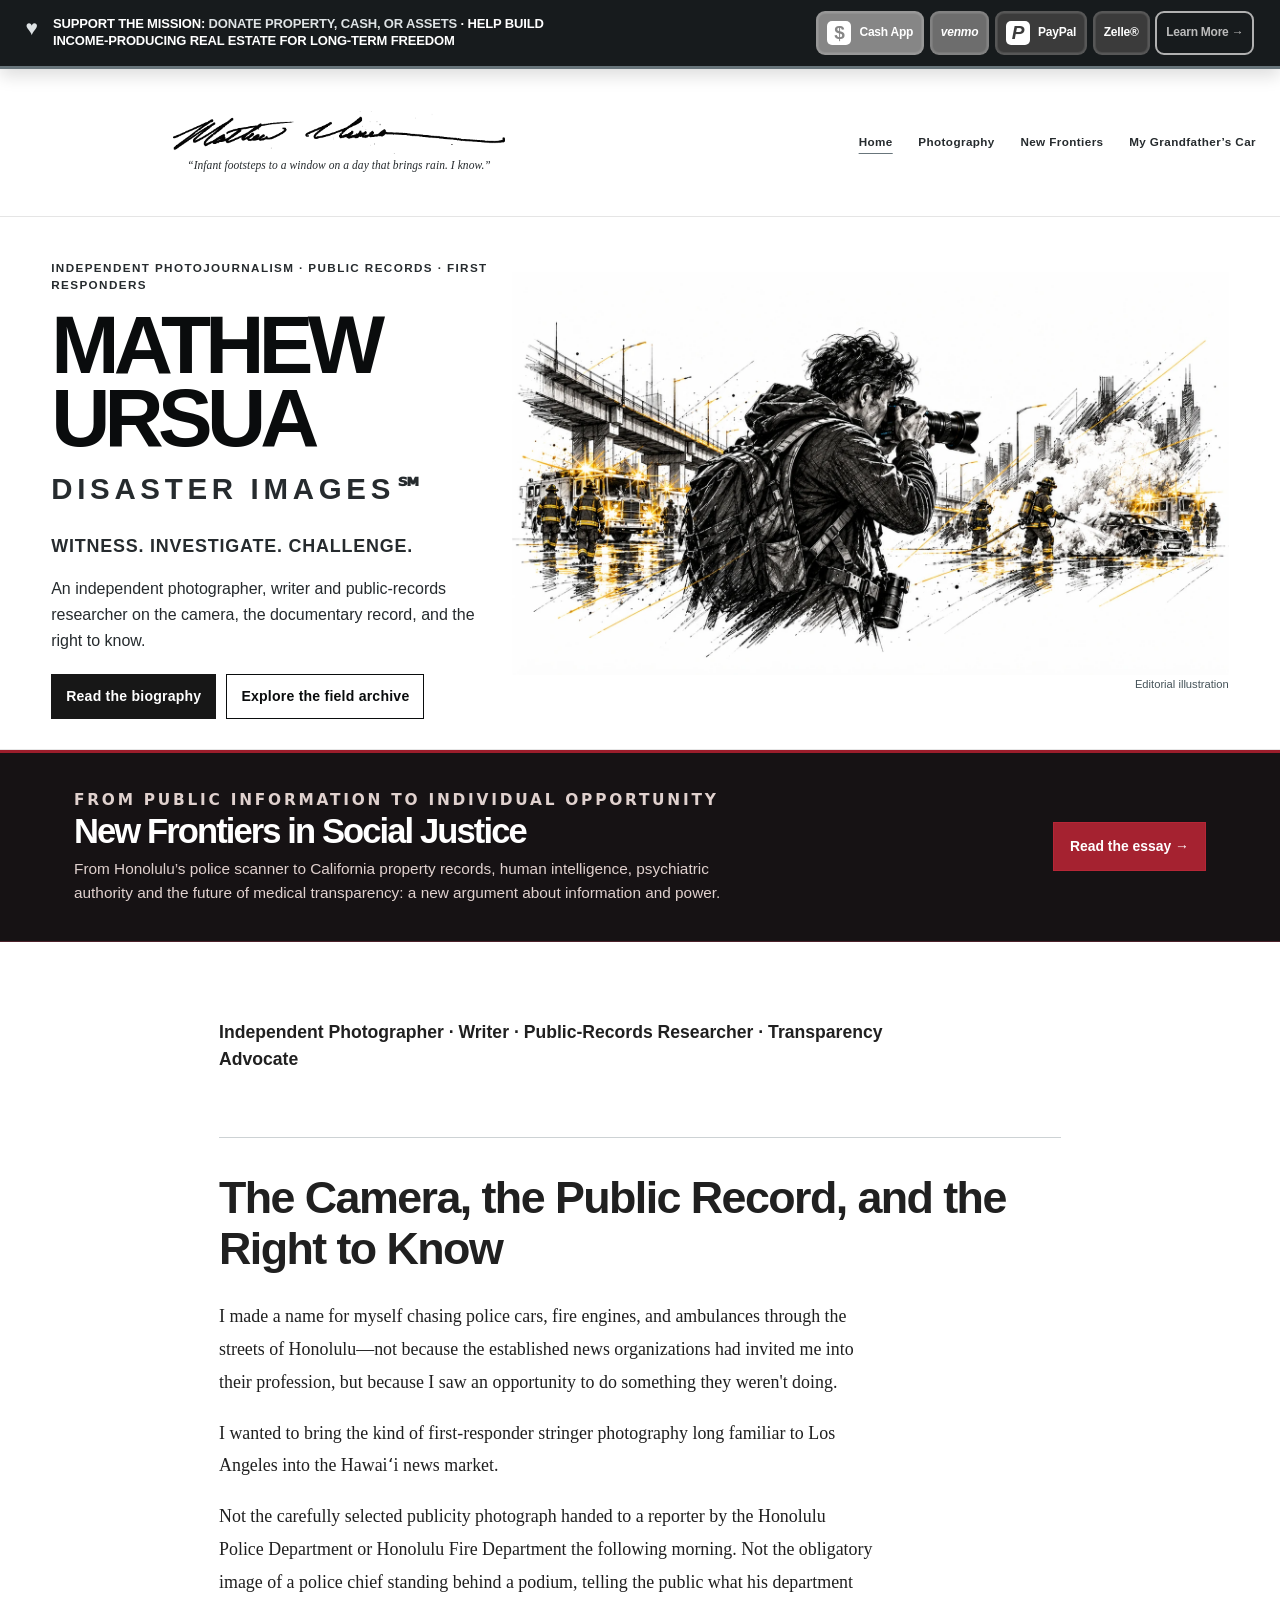
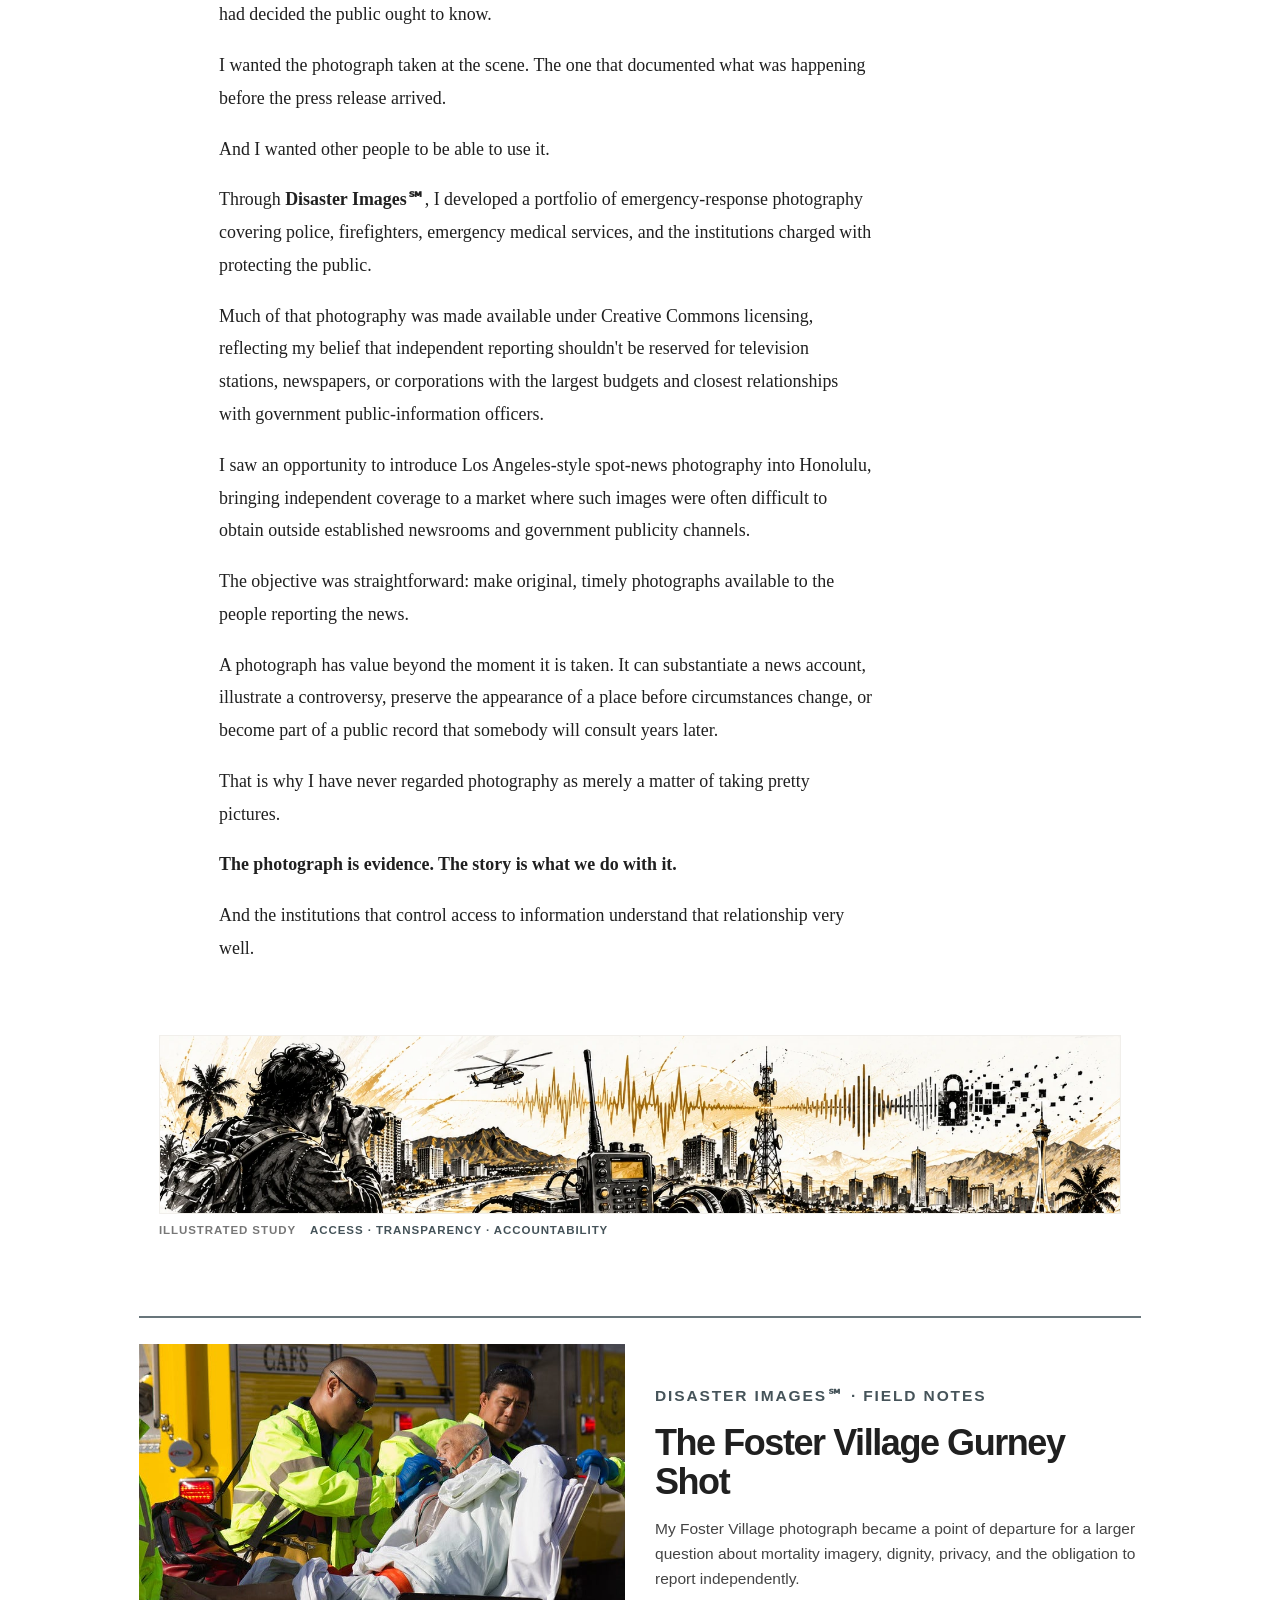
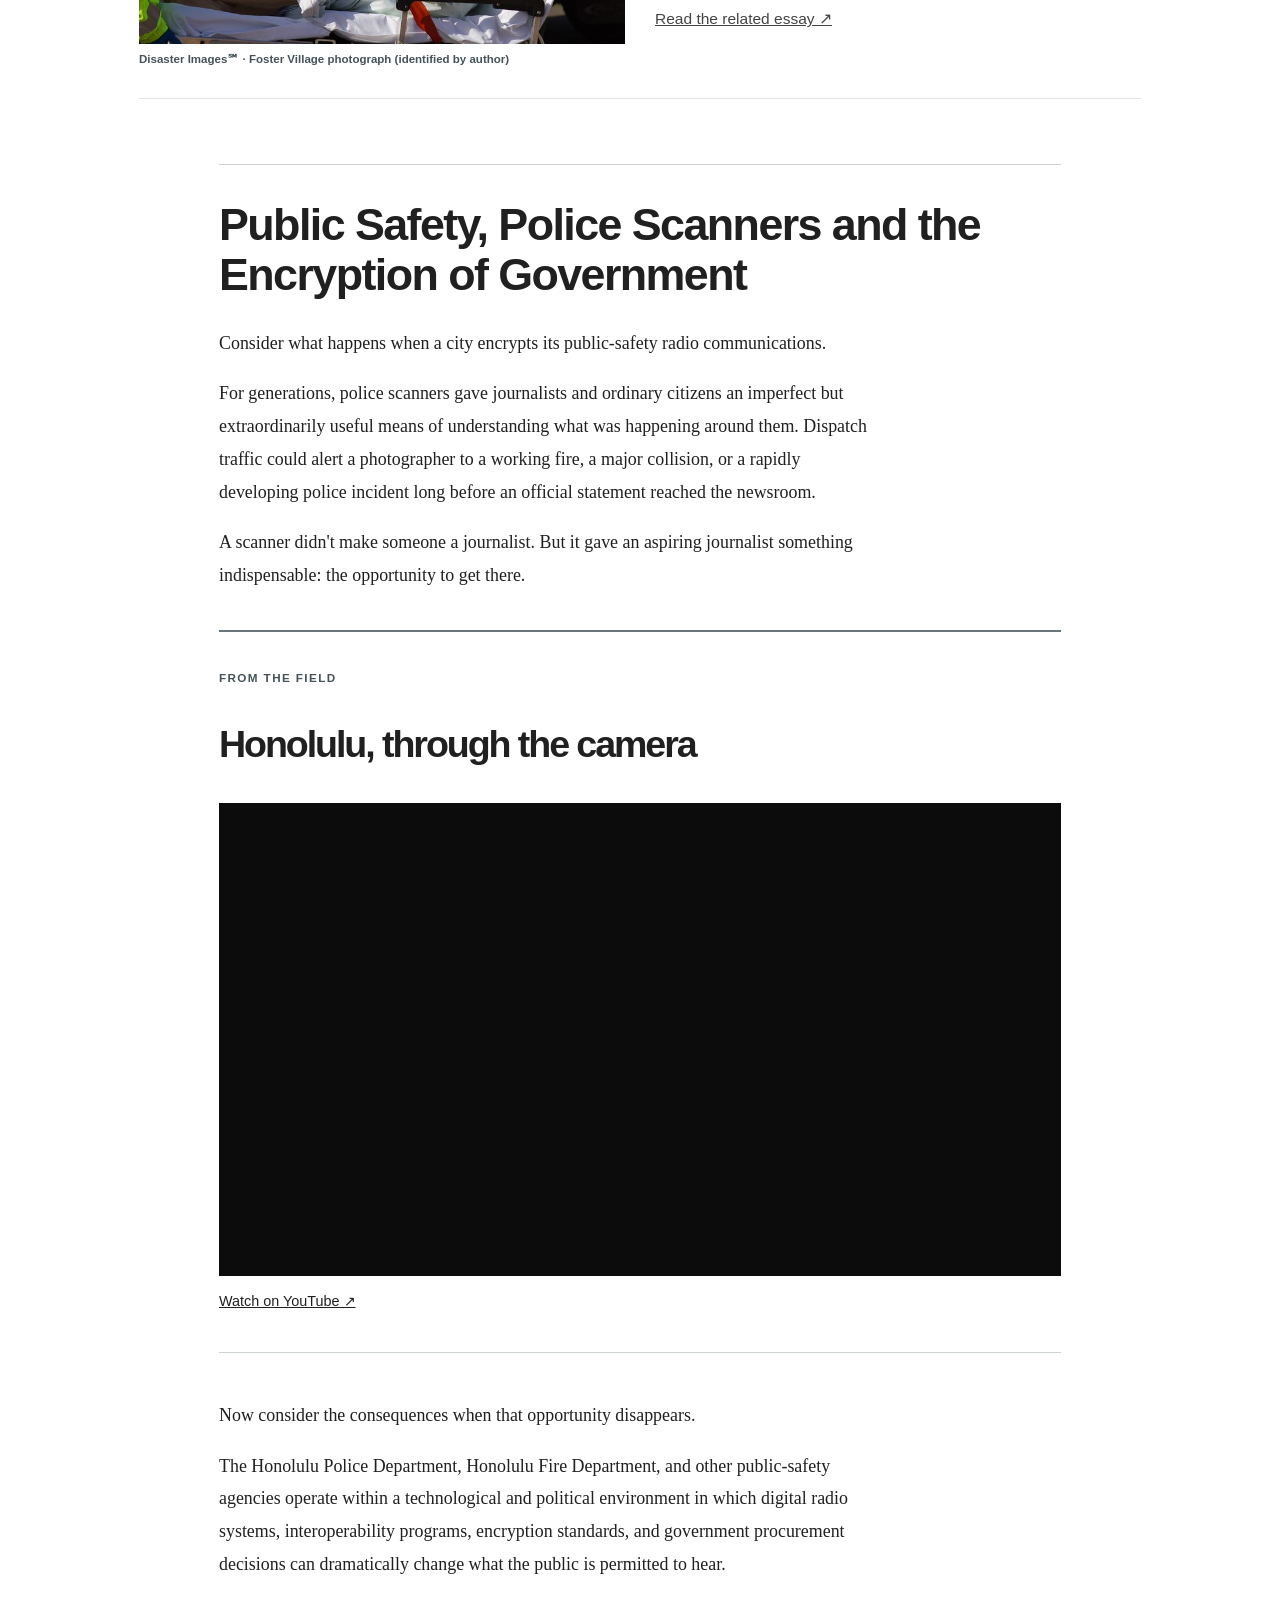
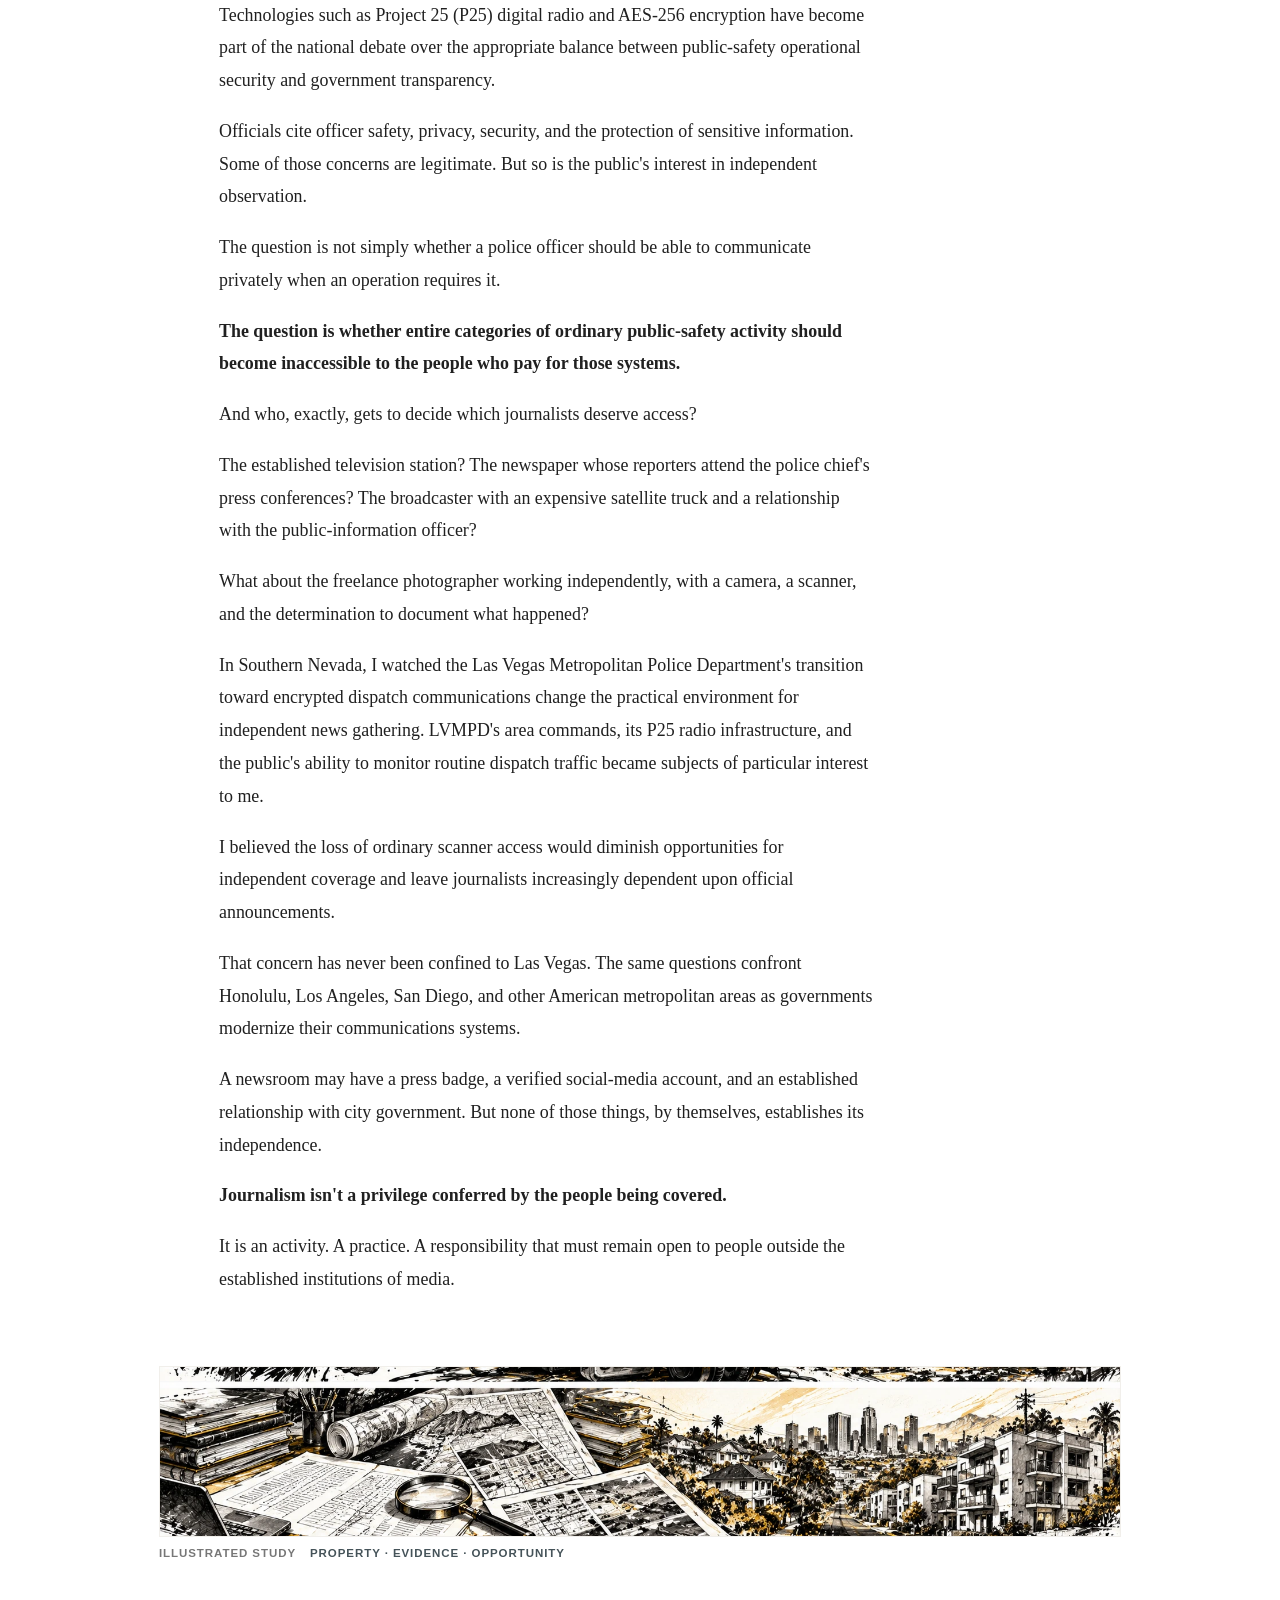
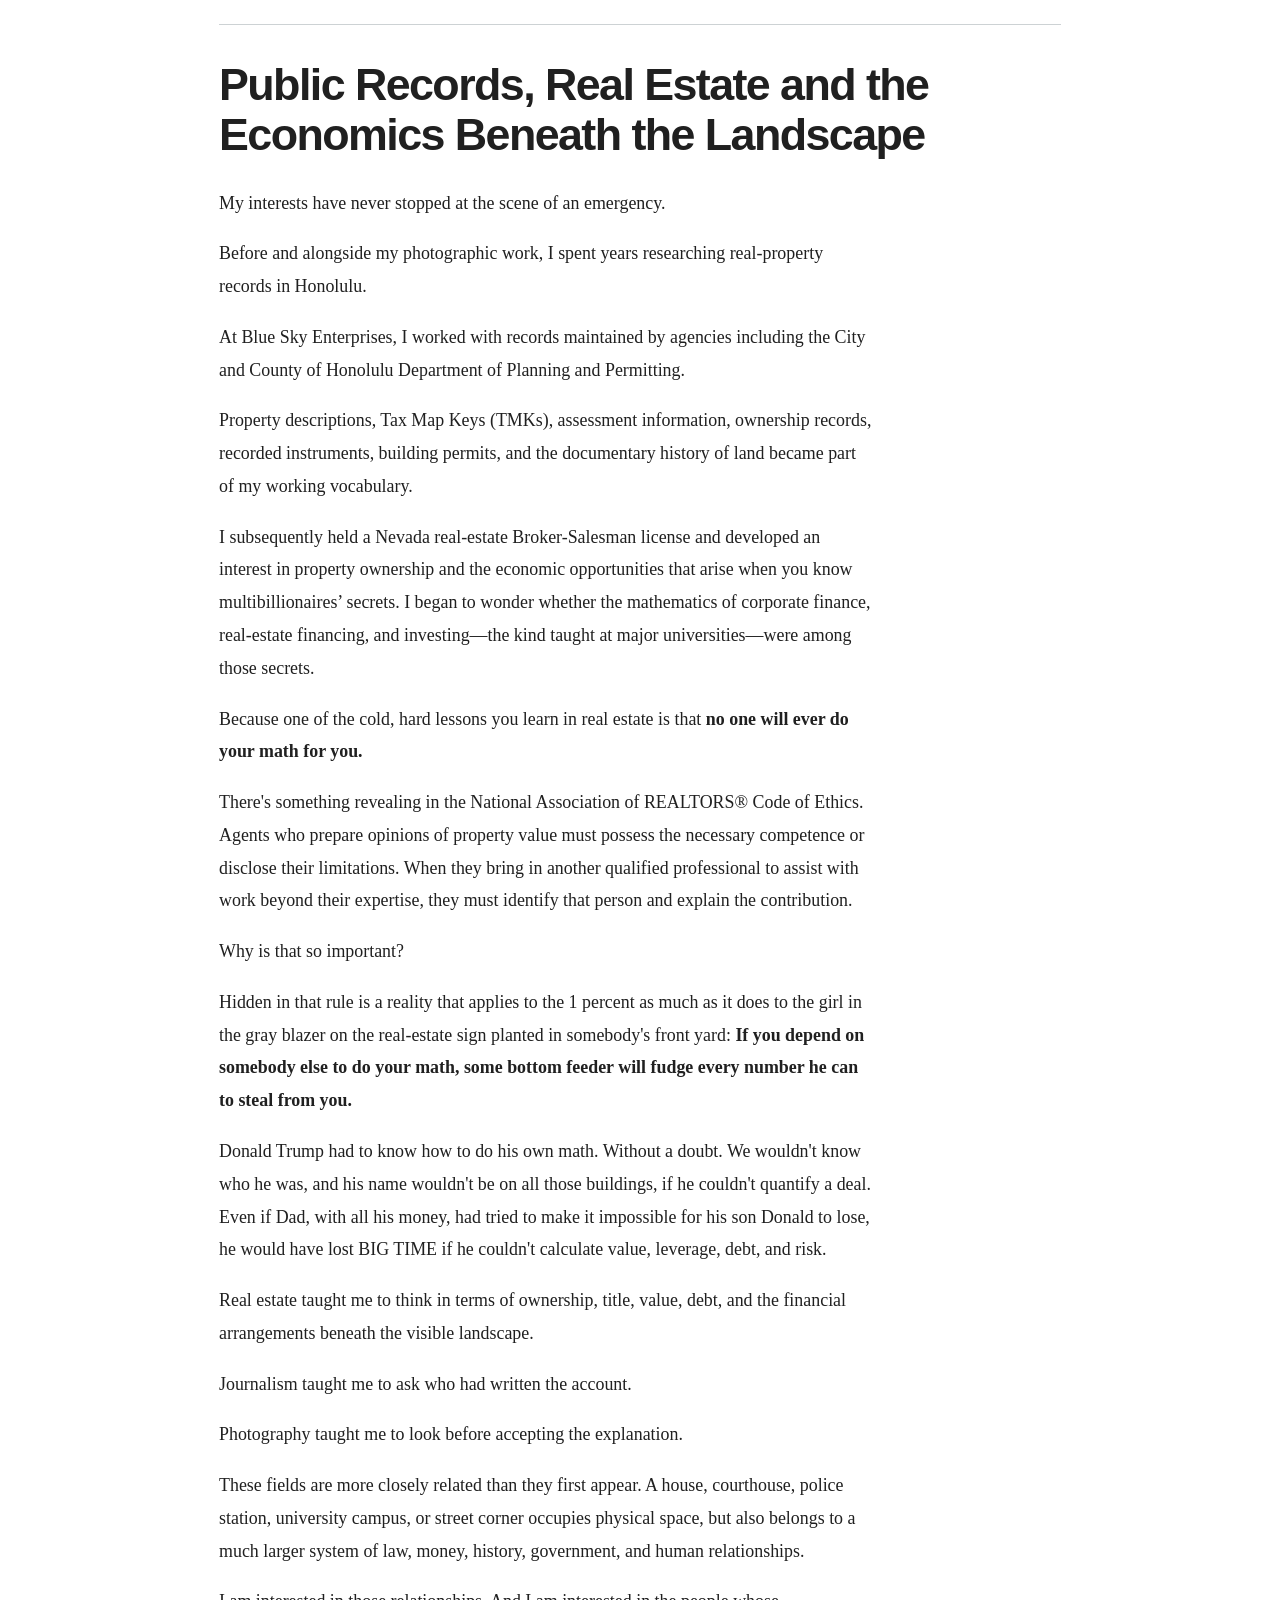
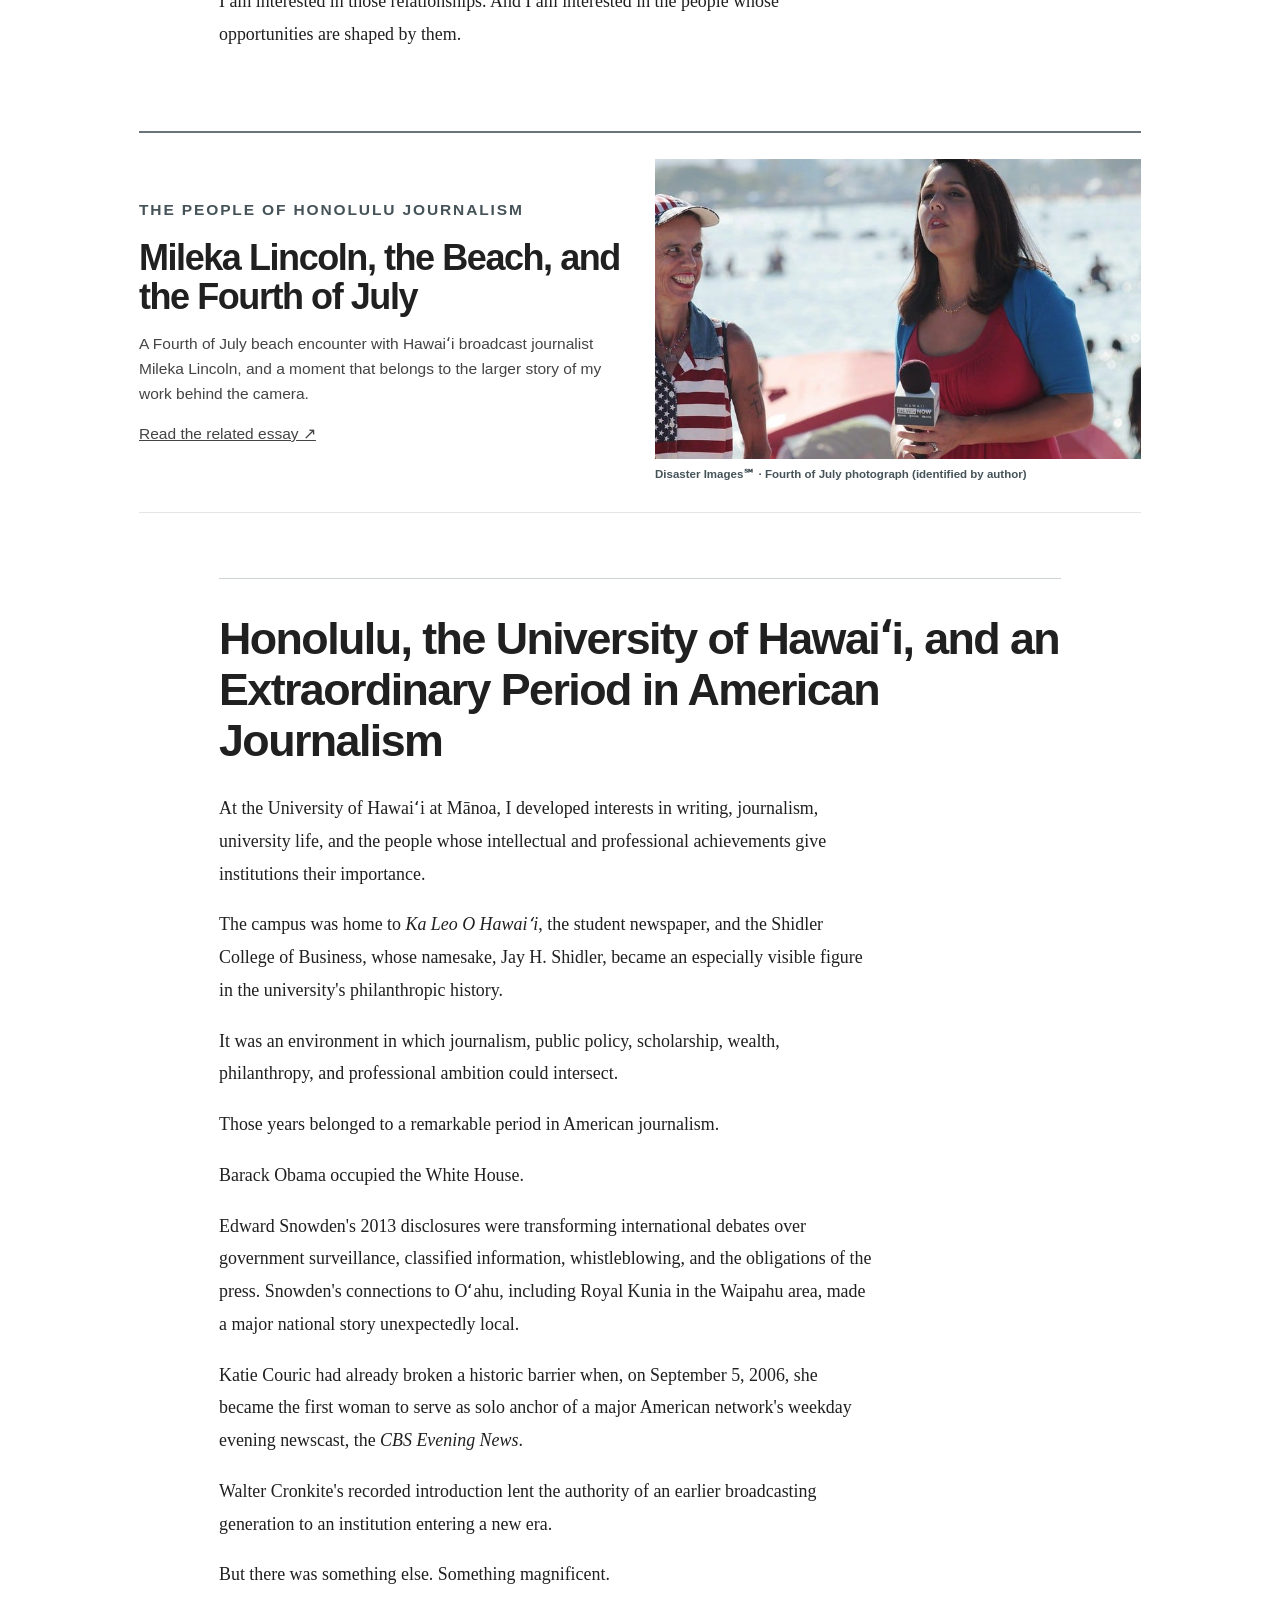
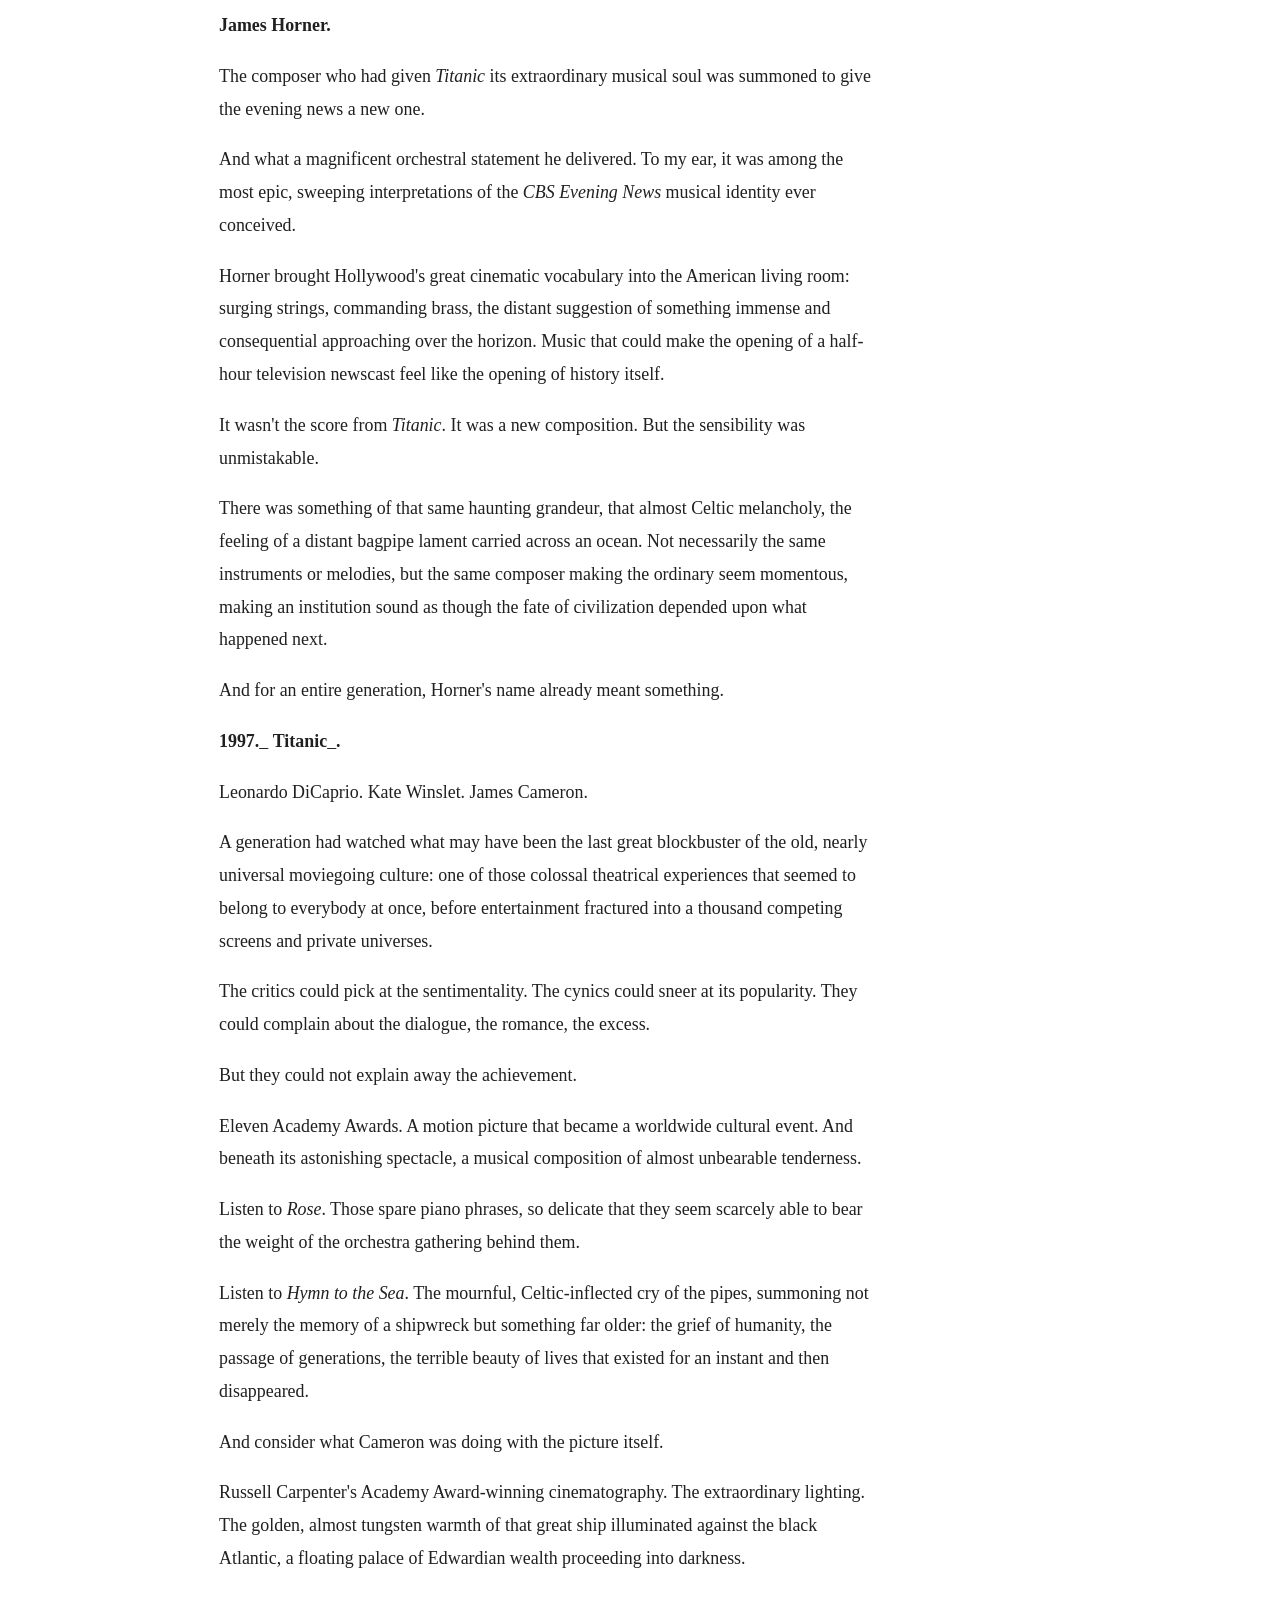
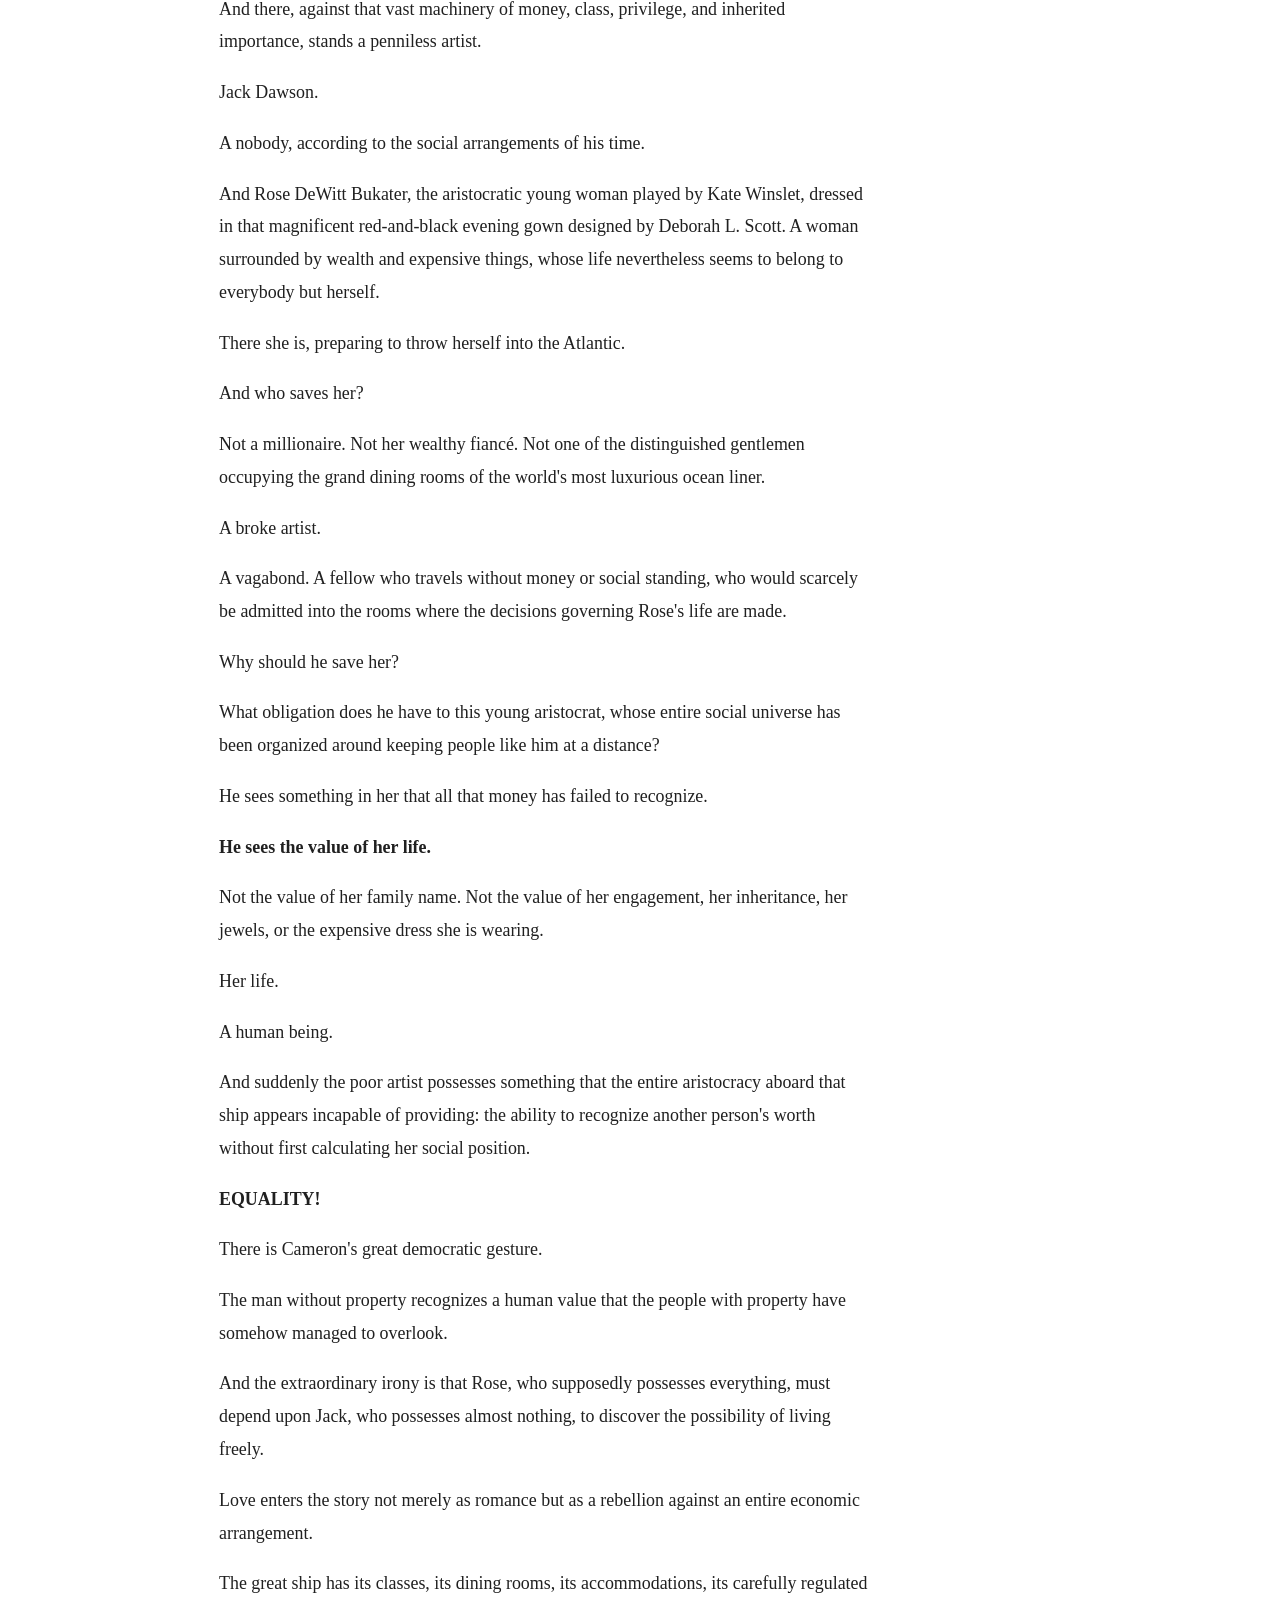
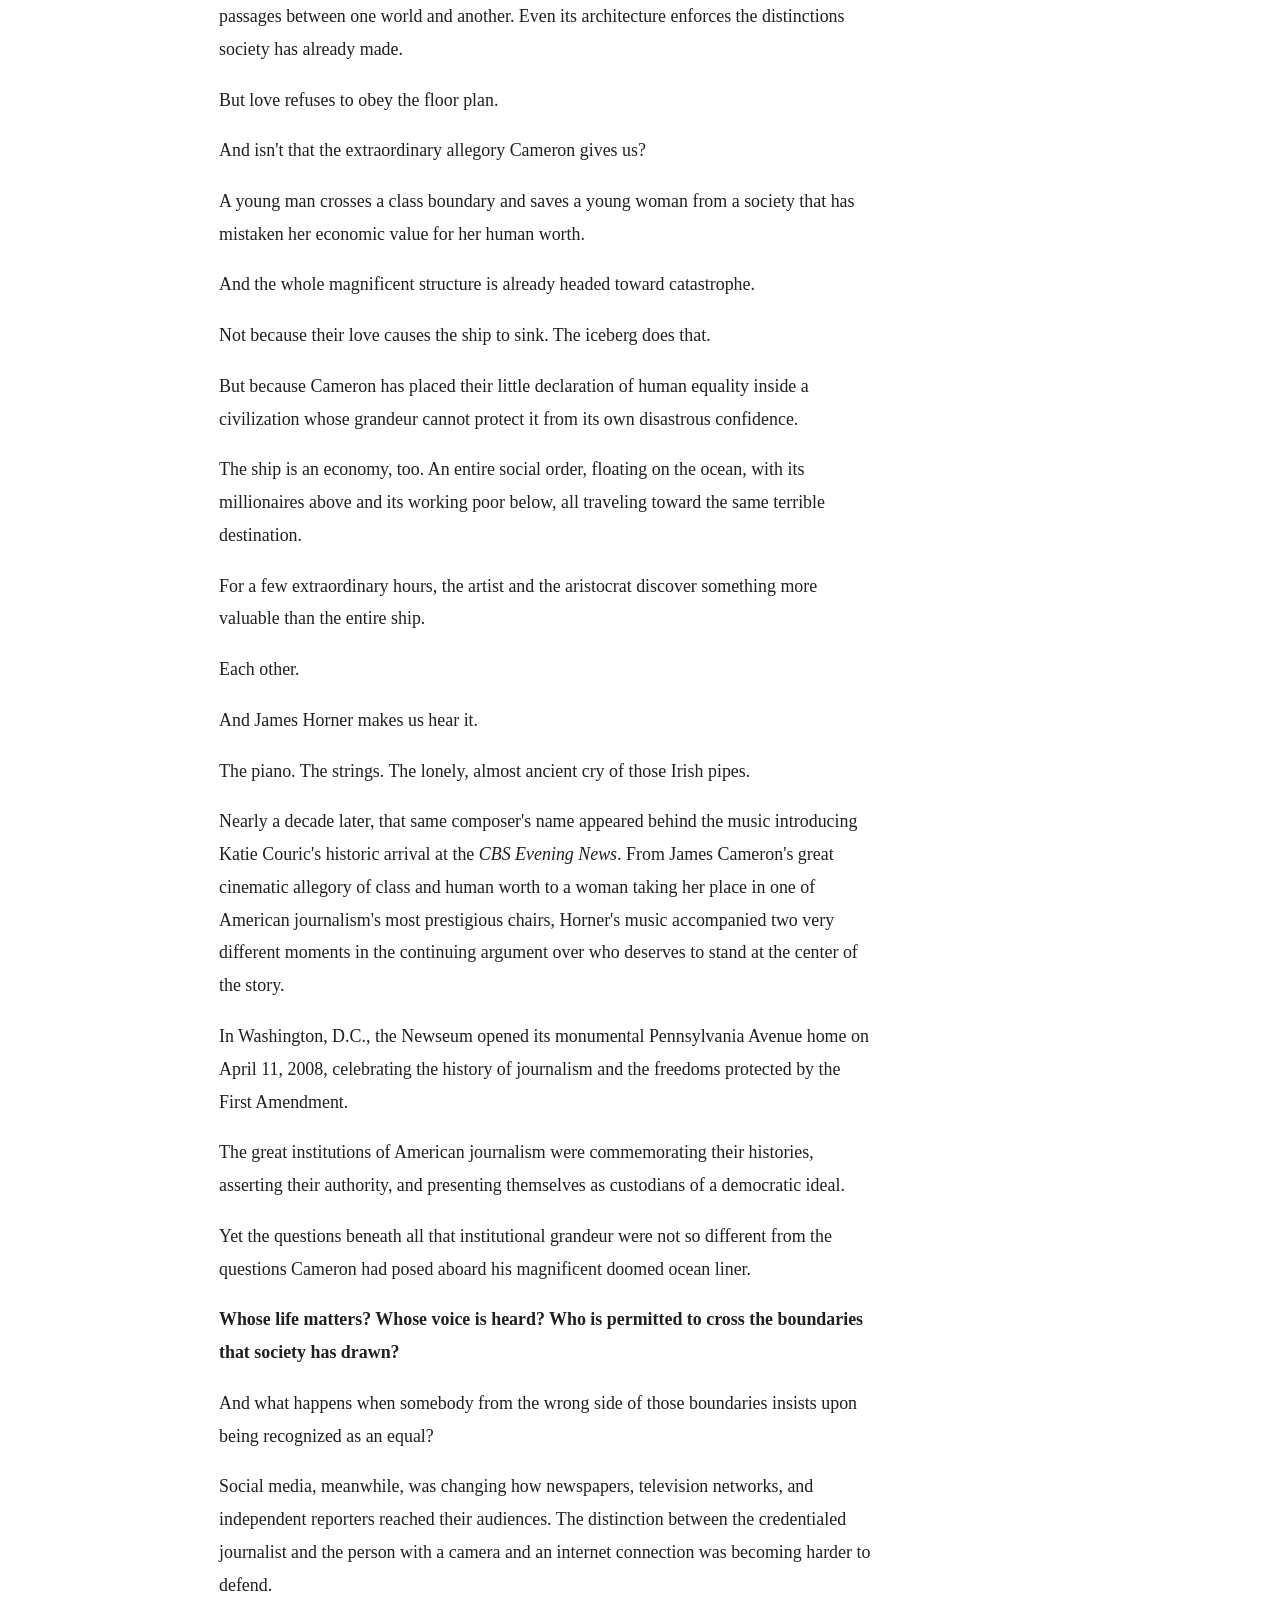
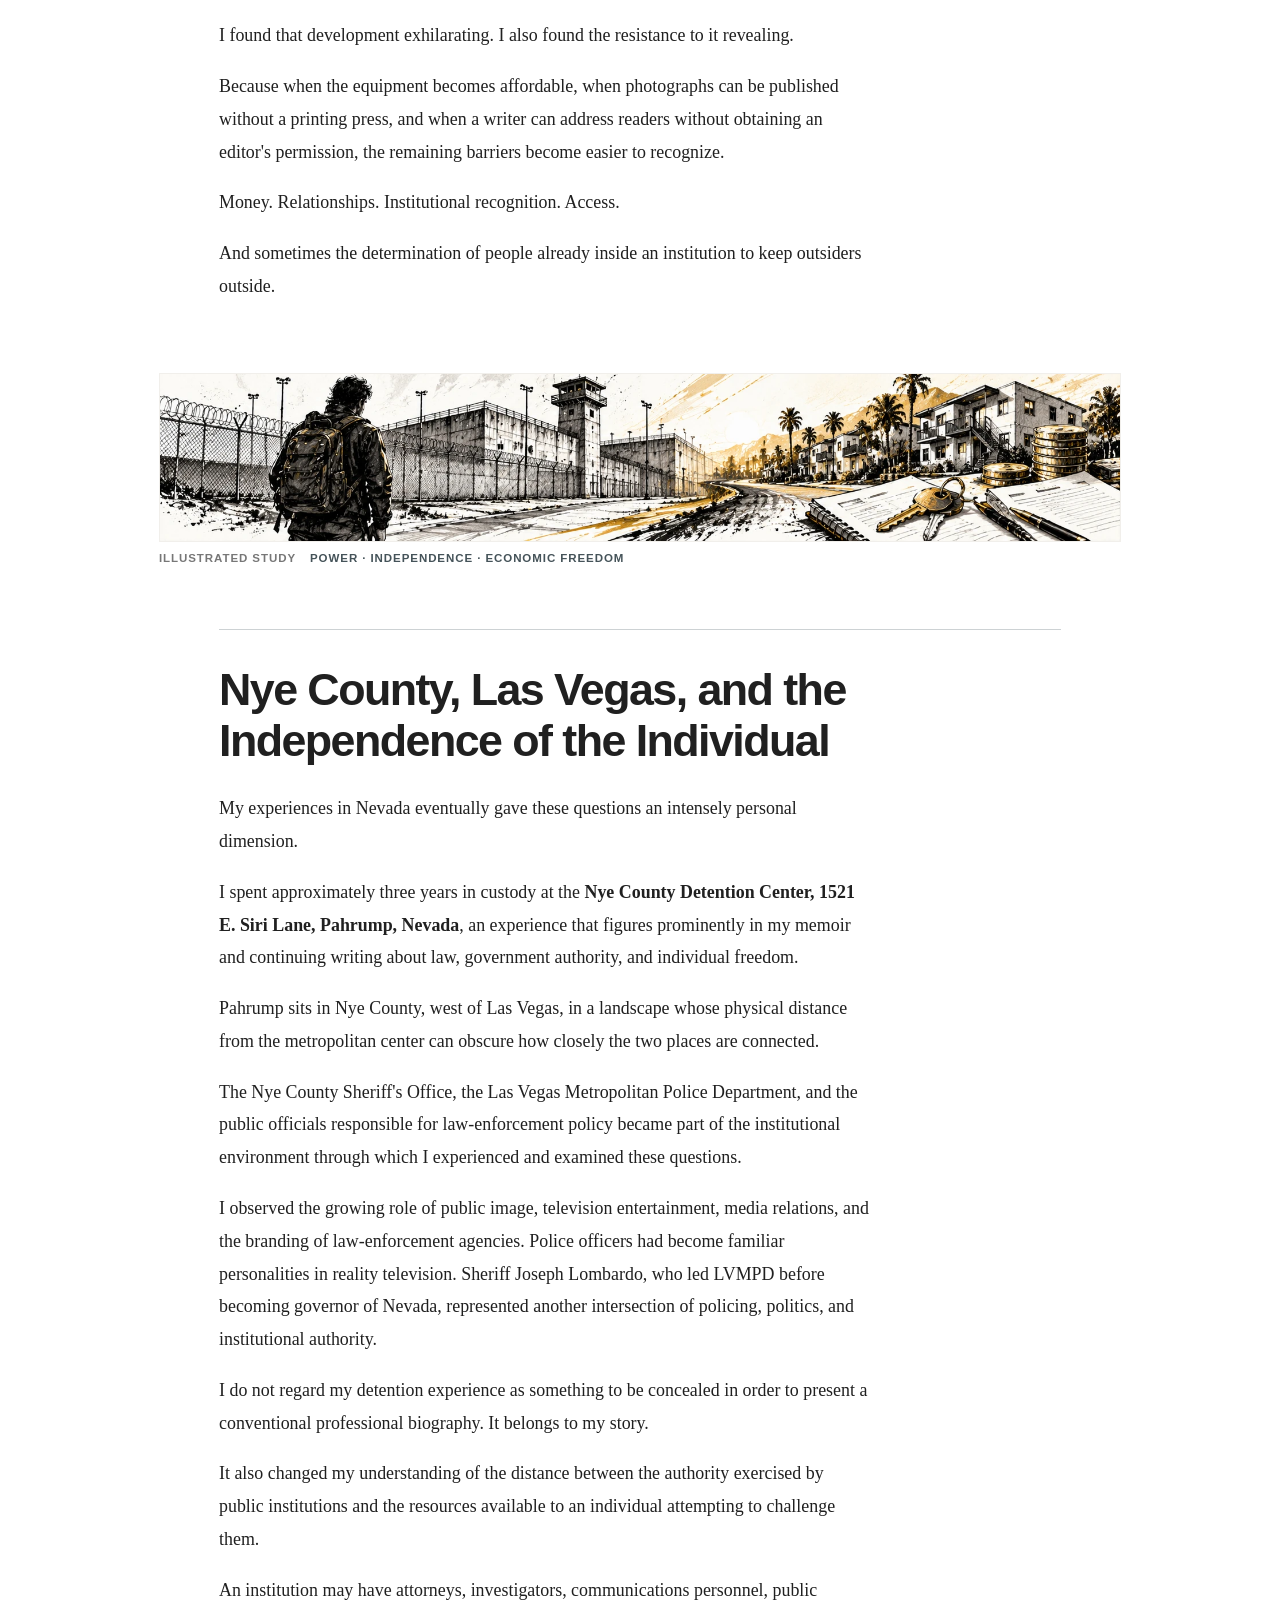
<file: index.html>
<!DOCTYPE html>

<html lang="en"><head><meta charset="utf-8"/><meta content="width=device-width,initial-scale=1" name="viewport"/><title>Mathew Ursua | Disaster Images℠ — Photographer, Writer &amp; Public Records</title><meta content="Mathew Ursua: independent first-responder photographer behind Disaster Images℠, writer, public-records researcher and advocate for press freedom and government accountability." name="description"/><meta content="#FFFFFF" name="theme-color"/><meta content="website" property="og:type"/><meta content="Mathew Ursua | Disaster Images℠" property="og:title"/><meta content="Mathew Ursua: independent first-responder photographer behind Disaster Images℠, writer, public-records researcher and advocate for press freedom and government accountability." property="og:description"/><meta content="https://mathewursua.com/assets/illustrations/mu-intrepid-lens-hero-v01.webp" property="og:image"/><link href="https://mathewursua.com/" rel="canonical"/><link href="/favicon.ico" rel="icon" type="image/x-icon" sizes="16x16 32x32"/><meta content="https://mathewursua.com/" property="og:url"/><meta content="summary_large_image" name="twitter:card"/><meta content="Mathew Ursua — Disaster Images℠" name="twitter:title"/><link href="assets/site.css" rel="stylesheet"/><link href="assets/new-frontiers.css" rel="stylesheet"/><script type="application/ld+json">{"@context":"https://schema.org","@graph":[{"@type":"WebSite","@id":"https://mathewursua.com/#website","url":"https://mathewursua.com/","name":"Mathew Ursua"},{"@type":"ProfilePage","@id":"https://mathewursua.com/#profile","url":"https://mathewursua.com/","name":"Mathew Ursua — Disaster Images℠","isPartOf":{"@id":"https://mathewursua.com/#website"},"mainEntity":{"@id":"https://mathewursua.com/#person"}},{"@type":"Person","@id":"https://mathewursua.com/#person","name":"Mathew Ursua","url":"https://mathewursua.com/","description":"Independent photographer, writer, public-records researcher and transparency advocate","knowsAbout":["documentary photography","first-responder photography","public records","government transparency","real estate research"],"sameAs":["https://mathewursua.substack.com/"]}]}</script><script defer="" src="assets/site.js"></script></head><body><a class="skip" href="#main">Skip to content</a><aside aria-label="Support the mission" class="support-top"><div class="support-top__inner"><p class="support-top__message"><span aria-hidden="true" class="support-top__heart">♥</span><span class="support-top__copy">SUPPORT THE MISSION: <strong>DONATE PROPERTY, CASH, OR ASSETS</strong> · HELP BUILD INCOME-PRODUCING REAL ESTATE FOR LONG-TERM FREEDOM</span></p><nav aria-label="Ways to support" class="support-top__actions"><a class="support-top__button support-top__button--cash" href="donate.html"><span aria-hidden="true" class="support-top__icon support-top__icon--cash">$</span> Cash App</a><a class="support-top__button support-top__button--venmo" href="donate.html">venmo</a><a class="support-top__button support-top__button--paypal" href="donate.html"><span aria-hidden="true" class="support-top__icon support-top__icon--paypal">P</span> PayPal</a><a class="support-top__button support-top__button--zelle" href="donate.html">Zelle®</a><a class="support-top__button support-top__button--more" href="donate.html">Learn More →</a></nav></div></aside><header><div class="mast"><div class="mu-signature-lockup"><a aria-label="Mathew Ursua home" class="brand brand--signature" href="/"><img alt="Mathew Ursua signature" height="85" src="assets/signature-header.png" width="520"/></a><p class="mu-signature-quote">“Infant footsteps to a window on a day that brings rain. I know.”</p></div><nav aria-label="Main navigation"><a aria-current="page" href="/">Home</a><a href="portfolio.html">Photography</a><a href="new-frontiers-in-social-justice.html">New Frontiers</a><a href="grandfathers-car.html">My Grandfather’s Car</a></nav></div></header><main id="main"><section aria-labelledby="hero-title" class="mu-hero"><div class="mu-hero-inner"><div class="mu-hero-copy"><p class="mu-eyebrow">Independent photojournalism · Public records · First responders</p><h1 id="hero-title">MATHEW <span>URSUA</span></h1><p class="mu-hero-brand">DISASTER IMAGES℠</p><p class="mu-hero-strap">WITNESS. INVESTIGATE. CHALLENGE.</p><p class="mu-hero-deck">An independent photographer, writer and public-records researcher on the camera, the documentary record, and the right to know.</p><div class="mu-hero-actions"><a class="btn" href="#biography">Read the biography</a><a class="btn outline" href="portfolio.html">Explore the field archive</a></div></div><div class="mu-hero-art"><img alt="AI-generated black-and-gold editorial sketch of an illustrative photographer observing an emergency response, not a documentary photograph of Mathew Ursua or a real incident" decoding="async" fetchpriority="high" height="900" src="assets/illustrations/mu-intrepid-lens-hero-v01.webp" width="1500"/><span class="mu-image-kind">Editorial illustration</span></div></div></section><section class="mu-frontiers-teaser" aria-labelledby="frontiers-teaser-heading"><div class="mu-frontiers-teaser__inner"><div><p class="mu-frontiers-teaser__eyebrow">From public information to individual opportunity</p><h2 id="frontiers-teaser-heading">New Frontiers in Social Justice</h2><p>From Honolulu’s police scanner to California property records, human intelligence, psychiatric authority and the future of medical transparency: a new argument about information and power.</p></div><a href="new-frontiers-in-social-justice.html">Read the essay →</a></div></section><article aria-label="Mathew Ursua full biography" class="mu-biography shell" id="biography">
<p><strong>Independent Photographer · Writer · Public-Records Researcher · Transparency Advocate</strong></p>
<h2>The Camera, the Public Record, and the Right to Know</h2><p>I made a name for myself chasing police cars, fire engines, and ambulances through the streets of Honolulu—not because the established news organizations had invited me into their profession, but because I saw an opportunity to do something they weren't doing.</p><p>I wanted to bring the kind of first-responder stringer photography long familiar to Los Angeles into the Hawaiʻi news market.</p><p>Not the carefully selected publicity photograph handed to a reporter by the Honolulu Police Department or Honolulu Fire Department the following morning. Not the obligatory image of a police chief standing behind a podium, telling the public what his department had decided the public ought to know.</p><p>I wanted the photograph taken at the scene. The one that documented what was happening before the press release arrived.</p><p>And I wanted other people to be able to use it.</p><p>Through <strong>Disaster Images℠</strong>, I developed a portfolio of emergency-response photography covering police, firefighters, emergency medical services, and the institutions charged with protecting the public.</p><p>Much of that photography was made available under Creative Commons licensing, reflecting my belief that independent reporting shouldn't be reserved for television stations, newspapers, or corporations with the largest budgets and closest relationships with government public-information officers.</p><p>I saw an opportunity to introduce Los Angeles-style spot-news photography into Honolulu, bringing independent coverage to a market where such images were often difficult to obtain outside established newsrooms and government publicity channels.</p><p>The objective was straightforward: make original, timely photographs available to the people reporting the news.</p><p>A photograph has value beyond the moment it is taken. It can substantiate a news account, illustrate a controversy, preserve the appearance of a place before circumstances change, or become part of a public record that somebody will consult years later.</p><p>That is why I have never regarded photography as merely a matter of taking pretty pictures.</p><p><strong>The photograph is evidence. The story is what we do with it.</strong></p><p>And the institutions that control access to information understand that relationship very well.</p>













<figure class="mu-inline-illustration"><img alt="Black-and-gold editorial engraving of a police radio, signal waveform, city skyline and communications tower; conceptual art, not a recorded dispatch" decoding="async" height="300" loading="lazy" src="assets/illustrations/mu-radio-transparency-engraving-v01.webp" width="1648"/><figcaption><span>Illustrated study</span><strong>Access · Transparency · Accountability</strong></figcaption></figure><aside aria-labelledby="foster-title" class="mu-field-feature"><div class="mu-field-photo"><img alt="User-provided original color photograph of Honolulu emergency medical personnel tending to an elderly man seated on a gurney, with Honolulu Fire Department equipment behind them." height="533" loading="lazy" src="assets/photos/di-foster-village-gurney-user-supplied-20261030.jpg" width="799"/><span class="mu-photo-label">Disaster Images℠ · Foster Village photograph (identified by author)</span></div><div class="mu-field-description"><p class="mu-kicker">Disaster Images℠ · Field notes</p><h3 id="foster-title">The Foster Village Gurney Shot</h3><p>My Foster Village photograph became a point of departure for a larger question about mortality imagery, dignity, privacy, and the obligation to report independently.</p><p><a href="https://mathewursua.substack.com/p/mortality-imagery-and-the-honolulu" rel="noopener noreferrer" target="_blank">Read the related essay ↗</a></p></div></aside><h2>Public Safety, Police Scanners and the Encryption of Government</h2><p>Consider what happens when a city encrypts its public-safety radio communications.</p><p>For generations, police scanners gave journalists and ordinary citizens an imperfect but extraordinarily useful means of understanding what was happening around them. Dispatch traffic could alert a photographer to a working fire, a major collision, or a rapidly developing police incident long before an official statement reached the newsroom.</p><p>A scanner didn't make someone a journalist. But it gave an aspiring journalist something indispensable: the opportunity to get there.</p><section class="mu-video-inline" id="video" aria-labelledby="mu-video-title"><p class="mu-kicker">From the field</p><h3 id="mu-video-title">Honolulu, through the camera</h3><div class="mu-video-frame"><iframe src="https://www.youtube-nocookie.com/embed/j6mDC0QaW_s" title="Mathew Ursua — Honolulu fieldwork and documentary film" loading="lazy" allow="accelerometer; encrypted-media; gyroscope; picture-in-picture; web-share" referrerpolicy="strict-origin-when-cross-origin" allowfullscreen></iframe></div><p class="mu-video-link"><a href="https://www.youtube.com/watch?v=j6mDC0QaW_s" rel="noopener noreferrer" target="_blank">Watch on YouTube ↗</a></p></section><p>Now consider the consequences when that opportunity disappears.</p><p>The Honolulu Police Department, Honolulu Fire Department, and other public-safety agencies operate within a technological and political environment in which digital radio systems, interoperability programs, encryption standards, and government procurement decisions can dramatically change what the public is permitted to hear.</p><p>Technologies such as Project 25 (P25) digital radio and AES-256 encryption have become part of the national debate over the appropriate balance between public-safety operational security and government transparency.</p><p>Officials cite officer safety, privacy, security, and the protection of sensitive information. Some of those concerns are legitimate. But so is the public's interest in independent observation.</p><p>The question is not simply whether a police officer should be able to communicate privately when an operation requires it.</p><p><strong>The question is whether entire categories of ordinary public-safety activity should become inaccessible to the people who pay for those systems.</strong></p><p>And who, exactly, gets to decide which journalists deserve access?</p><p>The established television station? The newspaper whose reporters attend the police chief's press conferences? The broadcaster with an expensive satellite truck and a relationship with the public-information officer?</p><p>What about the freelance photographer working independently, with a camera, a scanner, and the determination to document what happened?</p><p>In Southern Nevada, I watched the Las Vegas Metropolitan Police Department's transition toward encrypted dispatch communications change the practical environment for independent news gathering. LVMPD's area commands, its P25 radio infrastructure, and the public's ability to monitor routine dispatch traffic became subjects of particular interest to me.</p><p>I believed the loss of ordinary scanner access would diminish opportunities for independent coverage and leave journalists increasingly dependent upon official announcements.</p><p>That concern has never been confined to Las Vegas. The same questions confront Honolulu, Los Angeles, San Diego, and other American metropolitan areas as governments modernize their communications systems.</p><p>A newsroom may have a press badge, a verified social-media account, and an established relationship with city government. But none of those things, by themselves, establishes its independence.</p><p><strong>Journalism isn't a privilege conferred by the people being covered.</strong></p><p>It is an activity. A practice. A responsibility that must remain open to people outside the established institutions of media.</p>


















<figure class="mu-inline-illustration"><img alt="Black-and-gold editorial illustration of property records, maps and residential buildings; not an actual government document" decoding="async" height="300" loading="lazy" src="assets/illustrations/mu-public-records-engraving-v01.webp" width="1648"/><figcaption><span>Illustrated study</span><strong>Property · Evidence · Opportunity</strong></figcaption></figure><h2>Public Records, Real Estate and the Economics Beneath the Landscape</h2><p>My interests have never stopped at the scene of an emergency.</p><p>Before and alongside my photographic work, I spent years researching real-property records in Honolulu.</p><p>At Blue Sky Enterprises, I worked with records maintained by agencies including the City and County of Honolulu Department of Planning and Permitting.</p><p>Property descriptions, Tax Map Keys (TMKs), assessment information, ownership records, recorded instruments, building permits, and the documentary history of land became part of my working vocabulary.</p><p>I subsequently held a Nevada real-estate Broker-Salesman license and developed an interest in property ownership and the economic opportunities that arise when you know multibillionaires’ secrets. I began to wonder whether the mathematics of corporate finance, real-estate financing, and investing—the kind taught at major universities—were among those secrets.</p><p>Because one of the cold, hard lessons you learn in real estate is that <strong>no one will ever do your math for you.</strong></p><p>There's something revealing in the National Association of REALTORS® Code of Ethics. Agents who prepare opinions of property value must possess the necessary competence or disclose their limitations. When they bring in another qualified professional to assist with work beyond their expertise, they must identify that person and explain the contribution.</p><p>Why is that so important?</p><p>Hidden in that rule is a reality that applies to the 1 percent as much as it does to the girl in the gray blazer on the real-estate sign planted in somebody's front yard: <strong>If you depend on somebody else to do your math, some bottom feeder will fudge every number he can to steal from you.</strong></p><p>Donald Trump had to know how to do his own math. Without a doubt. We wouldn't know who he was, and his name wouldn't be on all those buildings, if he couldn't quantify a deal. Even if Dad, with all his money, had tried to make it impossible for his son Donald to lose, he would have lost BIG TIME if he couldn't calculate value, leverage, debt, and risk.</p><p>Real estate taught me to think in terms of ownership, title, value, debt, and the financial arrangements beneath the visible landscape.</p><p>Journalism taught me to ask who had written the account.</p><p>Photography taught me to look before accepting the explanation.</p><p>These fields are more closely related than they first appear. A house, courthouse, police station, university campus, or street corner occupies physical space, but also belongs to a much larger system of law, money, history, government, and human relationships.</p><p>I am interested in those relationships. And I am interested in the people whose opportunities are shaped by them.</p>










<aside aria-labelledby="mileka-title" class="mu-field-feature mu-field-feature--reverse"><div class="mu-field-photo"><img alt="User-provided photograph identified by the author as showing Hawaii television journalist Mileka Lincoln holding a Hawaii News Now microphone beside a woman in patriotic clothing at a crowded beach." height="452" loading="lazy" src="assets/photos/di-mileka-lincoln-july-fourth-user-supplied-20261030.jpg" width="799"/><span class="mu-photo-label">Disaster Images℠ · Fourth of July photograph (identified by author)</span></div><div class="mu-field-description"><p class="mu-kicker">The people of Honolulu journalism</p><h3 id="mileka-title">Mileka Lincoln, the Beach, and the Fourth of July</h3><p>A Fourth of July beach encounter with Hawaiʻi broadcast journalist Mileka Lincoln, and a moment that belongs to the larger story of my work behind the camera.</p><p><a href="https://mathewursua.substack.com/p/why-independent-photographers-must" rel="noopener noreferrer" target="_blank">Read the related essay ↗</a></p></div></aside><h2>Honolulu, the University of Hawaiʻi, and an Extraordinary Period in American Journalism</h2><p>At the University of Hawaiʻi at Mānoa, I developed interests in writing, journalism, university life, and the people whose intellectual and professional achievements give institutions their importance.</p><p>The campus was home to <em>Ka Leo O Hawaiʻi</em>, the student newspaper, and the Shidler College of Business, whose namesake, Jay H. Shidler, became an especially visible figure in the university's philanthropic history.</p><p>It was an environment in which journalism, public policy, scholarship, wealth, philanthropy, and professional ambition could intersect.</p><p>Those years belonged to a remarkable period in American journalism.</p><p>Barack Obama occupied the White House.</p><p>Edward Snowden's 2013 disclosures were transforming international debates over government surveillance, classified information, whistleblowing, and the obligations of the press. Snowden's connections to Oʻahu, including Royal Kunia in the Waipahu area, made a major national story unexpectedly local.</p><p>Katie Couric had already broken a historic barrier when, on September 5, 2006, she became the first woman to serve as solo anchor of a major American network's weekday evening newscast, the <em>CBS Evening News</em>.</p><p>Walter Cronkite's recorded introduction lent the authority of an earlier broadcasting generation to an institution entering a new era.</p><p>But there was something else. Something magnificent.</p><p><strong>James Horner.</strong></p><p>The composer who had given <em>Titanic</em> its extraordinary musical soul was summoned to give the evening news a new one.</p><p>And what a magnificent orchestral statement he delivered. To my ear, it was among the most epic, sweeping interpretations of the <em>CBS Evening News</em> musical identity ever conceived.</p><p>Horner brought Hollywood's great cinematic vocabulary into the American living room: surging strings, commanding brass, the distant suggestion of something immense and consequential approaching over the horizon. Music that could make the opening of a half-hour television newscast feel like the opening of history itself.</p><p>It wasn't the score from <em>Titanic</em>. It was a new composition. But the sensibility was unmistakable.</p><p>There was something of that same haunting grandeur, that almost Celtic melancholy, the feeling of a distant bagpipe lament carried across an ocean. Not necessarily the same instruments or melodies, but the same composer making the ordinary seem momentous, making an institution sound as though the fate of civilization depended upon what happened next.</p><p>And for an entire generation, Horner's name already meant something.</p><p><strong>1997.</strong>_ <strong>Titanic</strong>_<strong>.</strong></p><p>Leonardo DiCaprio. Kate Winslet. James Cameron.</p><p>A generation had watched what may have been the last great blockbuster of the old, nearly universal moviegoing culture: one of those colossal theatrical experiences that seemed to belong to everybody at once, before entertainment fractured into a thousand competing screens and private universes.</p><p>The critics could pick at the sentimentality. The cynics could sneer at its popularity. They could complain about the dialogue, the romance, the excess.</p><p>But they could not explain away the achievement.</p><p>Eleven Academy Awards. A motion picture that became a worldwide cultural event. And beneath its astonishing spectacle, a musical composition of almost unbearable tenderness.</p><p>Listen to <em>Rose</em>. Those spare piano phrases, so delicate that they seem scarcely able to bear the weight of the orchestra gathering behind them.</p><p>Listen to <em>Hymn to the Sea</em>. The mournful, Celtic-inflected cry of the pipes, summoning not merely the memory of a shipwreck but something far older: the grief of humanity, the passage of generations, the terrible beauty of lives that existed for an instant and then disappeared.</p><p>And consider what Cameron was doing with the picture itself.</p><p>Russell Carpenter's Academy Award-winning cinematography. The extraordinary lighting. The golden, almost tungsten warmth of that great ship illuminated against the black Atlantic, a floating palace of Edwardian wealth proceeding into darkness.</p><p>And there, against that vast machinery of money, class, privilege, and inherited importance, stands a penniless artist.</p><p>Jack Dawson.</p><p>A nobody, according to the social arrangements of his time.</p><p>And Rose DeWitt Bukater, the aristocratic young woman played by Kate Winslet, dressed in that magnificent red-and-black evening gown designed by Deborah L. Scott. A woman surrounded by wealth and expensive things, whose life nevertheless seems to belong to everybody but herself.</p><p>There she is, preparing to throw herself into the Atlantic.</p><p>And who saves her?</p><p>Not a millionaire. Not her wealthy fiancé. Not one of the distinguished gentlemen occupying the grand dining rooms of the world's most luxurious ocean liner.</p><p>A broke artist.</p><p>A vagabond. A fellow who travels without money or social standing, who would scarcely be admitted into the rooms where the decisions governing Rose's life are made.</p><p>Why should he save her?</p><p>What obligation does he have to this young aristocrat, whose entire social universe has been organized around keeping people like him at a distance?</p><p>He sees something in her that all that money has failed to recognize.</p><p><strong>He sees the value of her life.</strong></p><p>Not the value of her family name. Not the value of her engagement, her inheritance, her jewels, or the expensive dress she is wearing.</p><p>Her life.</p><p>A human being.</p><p>And suddenly the poor artist possesses something that the entire aristocracy aboard that ship appears incapable of providing: the ability to recognize another person's worth without first calculating her social position.</p><p><strong>EQUALITY!</strong></p><p>There is Cameron's great democratic gesture.</p><p>The man without property recognizes a human value that the people with property have somehow managed to overlook.</p><p>And the extraordinary irony is that Rose, who supposedly possesses everything, must depend upon Jack, who possesses almost nothing, to discover the possibility of living freely.</p><p>Love enters the story not merely as romance but as a rebellion against an entire economic arrangement.</p><p>The great ship has its classes, its dining rooms, its accommodations, its carefully regulated passages between one world and another. Even its architecture enforces the distinctions society has already made.</p><p>But love refuses to obey the floor plan.</p><p>And isn't that the extraordinary allegory Cameron gives us?</p><p>A young man crosses a class boundary and saves a young woman from a society that has mistaken her economic value for her human worth.</p><p>And the whole magnificent structure is already headed toward catastrophe.</p><p>Not because their love causes the ship to sink. The iceberg does that.</p><p>But because Cameron has placed their little declaration of human equality inside a civilization whose grandeur cannot protect it from its own disastrous confidence.</p><p>The ship is an economy, too. An entire social order, floating on the ocean, with its millionaires above and its working poor below, all traveling toward the same terrible destination.</p><p>For a few extraordinary hours, the artist and the aristocrat discover something more valuable than the entire ship.</p><p>Each other.</p><p>And James Horner makes us hear it.</p><p>The piano. The strings. The lonely, almost ancient cry of those Irish pipes.</p><p>Nearly a decade later, that same composer's name appeared behind the music introducing Katie Couric's historic arrival at the <em>CBS Evening News</em>. From James Cameron's great cinematic allegory of class and human worth to a woman taking her place in one of American journalism's most prestigious chairs, Horner's music accompanied two very different moments in the continuing argument over who deserves to stand at the center of the story.</p><p>In Washington, D.C., the Newseum opened its monumental Pennsylvania Avenue home on April 11, 2008, celebrating the history of journalism and the freedoms protected by the First Amendment.</p><p>The great institutions of American journalism were commemorating their histories, asserting their authority, and presenting themselves as custodians of a democratic ideal.</p><p>Yet the questions beneath all that institutional grandeur were not so different from the questions Cameron had posed aboard his magnificent doomed ocean liner.</p><p><strong>Whose life matters? Whose voice is heard? Who is permitted to cross the boundaries that society has drawn?</strong></p><p>And what happens when somebody from the wrong side of those boundaries insists upon being recognized as an equal?</p><p>Social media, meanwhile, was changing how newspapers, television networks, and independent reporters reached their audiences. The distinction between the credentialed journalist and the person with a camera and an internet connection was becoming harder to defend.</p><p>I found that development exhilarating. I also found the resistance to it revealing.</p><p>Because when the equipment becomes affordable, when photographs can be published without a printing press, and when a writer can address readers without obtaining an editor's permission, the remaining barriers become easier to recognize.</p><p>Money. Relationships. Institutional recognition. Access.</p><p>And sometimes the determination of people already inside an institution to keep outsiders outside.</p>














<figure class="mu-inline-illustration"><img alt="Conceptual black-and-gold illustration contrasting a generic detention facility with investment property; not a depiction of the actual Nye County Detention Center" decoding="async" height="300" loading="lazy" src="assets/illustrations/mu-nye-county-take-title-diptych-v01.webp" width="1648"/><figcaption><span>Illustrated study</span><strong>Power · Independence · Economic Freedom</strong></figcaption></figure><h2>Nye County, Las Vegas, and the Independence of the Individual</h2><p>My experiences in Nevada eventually gave these questions an intensely personal dimension.</p><p>I spent approximately three years in custody at the <strong>Nye County Detention Center, 1521 E. Siri Lane, Pahrump, Nevada</strong>, an experience that figures prominently in my memoir and continuing writing about law, government authority, and individual freedom.</p><p>Pahrump sits in Nye County, west of Las Vegas, in a landscape whose physical distance from the metropolitan center can obscure how closely the two places are connected.</p><p>The Nye County Sheriff's Office, the Las Vegas Metropolitan Police Department, and the public officials responsible for law-enforcement policy became part of the institutional environment through which I experienced and examined these questions.</p><p>I observed the growing role of public image, television entertainment, media relations, and the branding of law-enforcement agencies. Police officers had become familiar personalities in reality television. Sheriff Joseph Lombardo, who led LVMPD before becoming governor of Nevada, represented another intersection of policing, politics, and institutional authority.</p><p>I do not regard my detention experience as something to be concealed in order to present a conventional professional biography. It belongs to my story.</p><p>It also changed my understanding of the distance between the authority exercised by public institutions and the resources available to an individual attempting to challenge them.</p><p>An institution may have attorneys, investigators, communications personnel, public funding, and decades of accumulated legal and political experience.</p><p>The individual confronting it may have a notebook, a collection of documents, a camera, and whatever money remains in his bank account.</p><p>That is not an equal contest.</p><p><strong>And the difference matters.</strong></p><p>Because when the government has the resources to arrest you, prosecute you, and hold you in custody, while you cannot even afford the bail necessary to regain your freedom, the imbalance is no longer an abstraction.</p><p>It becomes the difference between fighting your case from the outside and fighting it from inside a jail cell.</p><p>Money buys access to lawyers. Money buys time to investigate. Money buys the ability to preserve evidence, commission research, travel, publish, and pursue legal remedies through proceedings that can outlast the resources of an ordinary individual.</p><p>And money buys something even more fundamental: the practical freedom to act.</p><p>I learned that lesson in Nye County.</p><p>But I have no intention of allowing it to be the final lesson.</p><p><strong>That is one reason I am building Take Title℠—a real-estate acquisition and investment initiative intended to turn donated or otherwise acquired property into income-producing assets capable of supporting independent work and long-term financial freedom.</strong></p><p>I welcome inquiries from property owners interested in contributing real estate, including properties carrying mortgages, liens, maintenance obligations, or other complications that may warrant individual evaluation.</p><p>The objective is not simply to receive donations and spend the proceeds.</p><p>It is to build a durable economic foundation.</p><p>A property can generate rent. Rent can support operations. The net income remaining after expenses, obligations, and reserves can help finance the work that otherwise becomes impossible when an individual confronts institutions with vastly greater resources.</p><p>Photography. Public-records research. Independent reporting. Books. Legal consultation. The pursuit of accountability.</p><p>And, when necessary and financially feasible, the ability to retain qualified counsel rather than surrender a legitimate legal objective simply because the other side can afford to keep litigating.</p><p>This is the economic proposition behind Take Title℠.</p><p>I have spent years studying the machinery of real estate: ownership, title, mortgages, liens, encumbrances, cash flow, and the opportunities that sometimes exist where property owners and conventional investors see only complications.</p><p>I intend to put that knowledge to work.</p><p><strong>If government institutions can draw upon immense financial resources to exercise their authority, then an independent citizen must find lawful ways to build resources of his own.</strong></p><p>Take Title℠ is part of my answer.</p><p>Property contributions and proposed transactions are subject to due diligence, legal review, and mutually agreed terms. No particular property, debt assumption, tax treatment, or financial return is guaranteed.</p><p>I am not asking the public merely to admire the difficulty of the contest.</p><p>I am inviting people with the means to help change its economics.</p>
































<section class="mu-book-promo" aria-labelledby="mu-book-title"><div class="mu-book-visual"><a class="mu-book-cover-link" href="https://a.co/d/0e0VC77t" rel="noopener noreferrer" target="_blank" aria-label="View Comeback of the Century by Mathew Ursua on Amazon"><img class="mu-book-cover-image" src="assets/books/comeback-of-the-century-published-cover.jpg" width="943" height="1500" loading="lazy" decoding="async" alt="Published cover of Comeback of the Century by Mathew Ursua, featuring handwritten title lettering and three photographs of the author"/></a></div><div class="mu-book-copy"><p class="mu-kicker">The memoir · A warning to parents · A fight for a second chance</p><h2 id="mu-book-title">Comeback of the Century</h2><p class="mu-book-hook">What if the people entrusted with helping your child were also deciding which future your child would never get to have?</p><p><strong>Before you sign another IEP. Before you accept another diagnosis. Before you agree to another prescription. Read this book.</strong></p><p>Mathew Ursua was a boy with ambitions larger than the world around him. He wanted wealth, independence, travel, romance, education, achievement—and the freedom to become somebody extraordinary.</p><p>Then came the labels. The professionals. The medications. The adults who believed they knew what was best.</p><p>And the years he believes he can never get back.</p><p>In <em>Comeback of the Century</em>, Ursua delivers an unflinching examination of the institutions that can acquire extraordinary power over developing children. From public-school special education and psychiatric treatment to poverty, incarceration, homelessness, and the brutal economics of starting over, he asks a question that should disturb every parent:</p><p><strong>Who gets to decide what your child is capable of becoming?</strong></p><p>Ursua calls attention to what he provocatively characterizes as the <strong>“IEP death panels”</strong>—the meetings, evaluations, and institutional decisions that, in his view, can constrain a child's possibilities while presenting themselves as acts of professional care.</p><p>Part memoir. Part institutional reckoning. Part declaration of independence.</p><p><em>Comeback of the Century</em> follows one man's attempt to reclaim his body, his ambitions, his economic future, and the years of possibility he believes were taken from him.</p><p><strong>For parents who refuse to surrender their children's futures. For readers who question authority. For anyone who has ever been told to expect less from life.</strong></p><p>This is a story about the price of lost opportunity—and the determination to make the rest of a life count.</p><p class="mu-book-closing">THE COMEBACK IS NOT OVER.</p><p><a class="mu-book-buy" href="https://a.co/d/0e0VC77t" rel="noopener noreferrer" target="_blank">Buy <em>Comeback of the Century</em> on Amazon ↗</a></p><p class="mu-book-meta">Mathew Ursua · Paperback · ISBN 9798288187216</p></div></section><aside aria-label="Comeback of the Century story sections" class="mu-story-index"><p>In this biography · Comeback of the Century</p><a href="#comeback-body">Body and adolescence</a><a href="#comeback-geography">Honolulu, Las Vegas and Oceanside</a><a href="#comeback-cost">The cost of the transformation</a><a href="#comeback-photo-chronology">A life in photographs</a><a href="#comeback-capital">Why the comeback needs capital</a></aside><h2>Psychiatry vs. the Life That Might Have Been</h2><p>There is another institution whose authority I have come to question, and I question it with a particular fury.</p><p><strong>American psychiatry.</strong></p><p>I was a boy going through puberty when psychiatric treatment became part of my life. I was given an autism diagnosis that I have since come to dispute. I was prescribed Concerta, a methylphenidate stimulant, and later Abilify, an antipsychotic medication.</p><p>I was a freshman in high school.</p><p>Think about that.</p><p>Not a man who had lived thirty years, fallen apart, and sought treatment after deciding for himself that the life he was living had become intolerable.</p><p>A boy.</p><p>A boy at precisely the age when his body, ambitions, appetites, friendships, romantic interests, and sense of his own possibilities were undergoing extraordinary change.</p><p>And adults with professional credentials were intervening in his developing nervous system.</p><p>What did those interventions cost me?</p><p>That is one of the questions at the heart of <em>Comeback of the Century</em>.</p><p>I believe the medications changed the way I moved through the world. I remember a loss of energy, physical confidence, urgency, and the kind of fierce emotional response that might otherwise have pushed me to escape circumstances I found intolerable.</p><p>My anger was not always something I needed to be cured of.</p><p>Sometimes it was information.</p><p>Sometimes it was the entirely appropriate response of a young person watching other people inherit opportunities that seemed permanently closed to him.</p><p>And sometimes anger is the beginning of action.</p><p><strong>What happens when you medicate a boy's impulse to fight for a better life before he has had the chance to discover what that life might be?</strong></p><p>The question is not merely whether a prescription reduced some troublesome behavior that an adult wished to eliminate.</p><p>The question is what else it reduced.</p><p>I was growing up in Hawaiʻi, fascinated by a world that extended far beyond my immediate surroundings.</p><p>I admired ambitious, athletic, internationally minded young women—the sort of multilingual, cosmopolitan girls who might play soccer, travel to Germany, speak another language at home, and regard boarding an international flight as an ordinary part of family life.</p><p>Lufthansa. California. Europe. International schools. A family with property and resources accumulated over generations.</p><p>That was an entire social universe I wanted to enter.</p><p>And why shouldn't I?</p><p>Why should the young man growing up without those advantages be expected to limit his ambitions to the people and opportunities immediately around him?</p><p>Why couldn't I have written to families in Los Angeles or San Diego, introduced myself, asked to meet people, sought friendships, pursued romances with girls who knew Paris Hilton and the Hamptons, too, and tried to build a life among people who had real access?</p><p>I had real-estate ambitions even before I understood the financial machinery through which people accumulated real estate.</p><p>Imagine a teenage boy from Hawaiʻi writing to a Southern California family whose wealth included apartment buildings, property holdings, and businesses built over several generations.</p><p>He wants to travel. He wants to learn. He wants to meet their children, make friends, find a girlfriend, and understand how families build that kind of life.</p><p>There is nothing pathological about those ambitions.</p><p>They are social ambition. Romantic ambition. Economic ambition. The ordinary desire to escape the limitations of one's circumstances.</p><p>This was the America of Barack Obama—a president born in Honolulu, whose biography was inseparable from Hawaiʻi, education, movement between cultures, and the possibility of an extraordinary ascent.</p><p>The rhetoric of opportunity was everywhere.</p><p>The American Dream. Education. Social mobility.</p><p>The idea that a young person ought not to be condemned to the circumstances of his birth.</p><p>Well, what about me?</p><p>What about the boy who wanted to meet those California families, study the machinery of their wealth, and discover whether there might be a place for him in their world?</p><p><strong>Why should he have been taught to adjust to his circumstances rather than encouraged to change them?</strong></p><p>And what happens if the medication prescribed to him makes the attempt physically and psychologically harder?</p><p>I remember walking through high school without the physical urgency I believe I might otherwise have possessed.</p><p>That matters to me.</p><p>The speed of a walk. The purpose in a stride. The impulse to run, compete, lift weights, join a team, meet someone, travel somewhere, or pursue an opportunity before somebody else takes it.</p><p>These are not trivial things to a boy going through puberty.</p><p>Adolescence is a period of physical development and social learning. Movement, exercise, sleep, nutrition, hormones, and psychological well-being all contribute to the development of the body and the person.</p><p>I believe my treatment interfered with some of those processes. I want to know whether adverse effects on energy, movement, motivation, and physical activity influenced my development during years that cannot be repeated.</p><p>I cannot establish from memory alone that medication permanently reduced my muscular development, altered my eventual romantic opportunities, or caused every subsequent difficulty in my life.</p><p>But I can demand that these questions be taken seriously.</p><p>I can demand that the records be examined.</p><p>I can demand an accounting of the drugs, the dosages, the diagnostic reasoning, the adverse effects, and the circumstances under which treatment continued.</p><p>And I reject the idea that a physician's credentials should make those questions improper.</p><p>Psychiatry has a vocabulary for the body's stress response: sympathetic nervous-system activation, adrenaline, cortisol, fight or flight.</p><p>Some clinicians describe the health consequences of sustained stress and prolonged physiological arousal.</p><p>Fine.</p><p>But the existence of stress physiology does not mean that every intense emotional reaction to an unjust situation is a disease.</p><p>Nor does a discussion of toxic stress establish that anger itself is toxic, that every surge of adrenaline is harmful, or that a young person's desire to confront his circumstances should be chemically suppressed.</p><p><strong>An injustice does not become acceptable because someone can describe the hormones released by the person who objects to it.</strong></p><p>That is the distinction I want to force into the discussion.</p><p>I am asking what happened to me—and how many decisions about my life were made by people who did not have to live with the consequences.</p><p>I lost opportunities during some of the most consequential years of my development.</p><p>Opportunities to become stronger.</p><p>To become more independent.</p><p>To form relationships.</p><p>To learn how the wealthy lived, how they thought, how they invested, and how their children were prepared to enter the world.</p><p>To discover what I could accomplish if I had been allowed to pursue my ambitions with the energy and determination I remember wanting to possess.</p><p>There is no prescription that gives a man his life back.</p><p>No physician can return a missed friendship, an education never pursued, a love story that never began, or a journey never taken.</p><p>And no diagnostic label can settle the question of what that life might have become.</p><p>That is why <em>Comeback of the Century</em> is not simply another memoir about psychiatric treatment.</p><p>It is an examination of <strong>power over a developing human being</strong>—the power to diagnose, medicate, interpret, restrain, and define which expressions of ambition or resistance are acceptable.</p><p>It is about the economic and social consequences of that power.</p><p>And it is about the boy who wanted a different life.</p><p><strong>I was not asking to be made more comfortable with having less.</strong></p><p><strong>I wanted more.</strong></p><p>And I still do.</p><section aria-label="I. The Body I Was Given—and the One I Had to Build" class="mu-comeback-chapter" id="comeback-body"><p class="mu-kicker">Comeback of the Century · Personal essay</p><h3>I. The Body I Was Given—and the One I Had to Build</h3><p>I weighed more than four hundred pounds.</p><p>Not once in my life, but for years.</p><p>I was a college student in Honolulu, a real-estate professional in Nevada, a photographer with ambitions extending well beyond the Hawaiian Islands, and a man who wanted the same things other young men wanted.</p><p>Money. Independence. Women. Travel. A place in the world.</p><p>And sex.</p><p>I wanted to experience physical intimacy with women I found attractive. I wanted to know what it was like to move through a restaurant, a hotel lobby, a college campus, or an international airport with the confidence that I could meet someone, start a conversation, discover a mutual attraction, and go somewhere together.</p><p>But at more than four hundred pounds, my body imposed limitations I could not simply think my way around.</p><p>And it wasn't only the weight.</p><p>There was the psychiatric history.</p><p>The Concerta I had been prescribed during adolescence. The Abilify introduced later. The years in which I believed medications, diagnostic labels, and the judgments of adults had influenced my developing body and personality.</p><p>I came to question those interventions profoundly.</p><p>I believed they had interfered with capacities I should have been developing during puberty: physical energy, assertiveness, competitiveness, emotional resilience, and the willingness to pursue opportunities beyond my immediate circumstances.</p><p>Whether every consequence I attribute to those years can be established medically is a separate question—and one I intend to investigate.</p><p>But the question of what happened to my adolescence is not academic to me.</p><p><strong>I cannot go back and become fourteen years old again.</strong></p><p>I can only examine the records, tell the story, and try to build the life that remains.</p></section>













































































<section aria-label="II. The Geography of a Second Adolescence" class="mu-comeback-chapter" id="comeback-geography"><p class="mu-kicker">Comeback of the Century · Personal essay</p><h3>II. The Geography of a Second Adolescence</h3><p>In <em>Comeback of the Century</em>, I write about Hawaiʻi Pacific University, the international students moving through downtown Honolulu, the nightlife along Bishop Street and Fort Street Mall, and the extraordinary variety of people who appeared in that little urban universe.</p><p>I remember the German and Swedish students. The young women who seemed comfortable traveling between countries, speaking different languages, meeting strangers, and moving confidently through situations that I wanted to experience for myself.</p><p>That world seemed close enough to touch.</p><p>And impossibly far away.</p><p>Later there was Las Vegas. The hotels, the real-estate market, the airline flights, the social ambitions, and the hypnotic possibility that a man could change his fortunes by changing how he thought and acted.</p><p>Then there was Oceanside.</p><p>By then I had undergone an extraordinary physical transformation.</p><p>I had shed more than two hundred pounds, and my relationship with my own body was changing in ways that were difficult to describe to someone who had never lived with severe obesity.</p><p>The simple act of walking felt different.</p><p>So did standing in front of another person.</p><p>So did imagining physical intimacy.</p><p>I wanted to discover whether women would find me attractive now. Whether I could flirt without the constant consciousness of my former size. Whether the kind of romantic life I had imagined during adolescence might finally become possible.</p><p>And I began noticing what I called *the look*.</p><p>The passing glance. The possibility of attraction. The thought that perhaps someone was looking at me not as the enormous man I had been, but as someone she might want to know.</p><p>I didn't know where any of it would lead.</p><p>But the possibility itself mattered.</p><p>I had spent years believing I was watching other people live.</p><p><strong>Now I wanted to participate.</strong></p></section><section aria-label="III. The Price of Becoming a Different Man" class="mu-comeback-chapter" id="comeback-cost"><p class="mu-kicker">Comeback of the Century · Personal essay</p><h3>III. The Price of Becoming a Different Man</h3><p>There was one problem.</p><p>I was homeless.</p><p>Imagine losing more than two hundred pounds and discovering that the physical transformation you worked so hard to achieve required resources you could barely afford to maintain.</p><p>You need food.</p><p>You need water.</p><p>You need a place to wash yourself.</p><p>You need clean clothing, somewhere to recover, and enough time and energy to exercise without destroying your ability to function the following day.</p><p>And you need money.</p><p>I spent enormous amounts of time walking, exercising, and organizing my days around the practical requirements of maintaining my body.</p><p>The railway stairs at Koko Head. Planet Fitness at Ala Moana Center. Downtown Honolulu. The streets of Southern California.</p><p>Places that other people might experience as ordinary destinations became components of a much larger undertaking.</p><p>At the gym, there were showers. There was equipment. There were other people exercising.</p><p>Outside, there was the question of where I would sleep.</p><p>A man could acquire the physical stamina to walk across a city without acquiring the financial means to rent a room in it.</p><p>He could develop the confidence to approach a woman without having anywhere private to invite her.</p><p>He could become more physically comfortable with the possibility of sex while remaining financially unprepared for the ordinary demands of dating and a relationship.</p><p>And that contradiction became one of the defining experiences of my transformation.</p><p><strong>I had escaped one set of limitations only to confront another.</strong></p><p>The first had been physical.</p><p>The second was economic.</p><p>There was no reason to believe that conquering the first would automatically conquer the second.</p><p>And yet the desire for a better life had become stronger, not weaker.</p></section><figure class="mu-history-gallery" id="comeback-photo-chronology"><h3>A Life in Photographs</h3><p>There was a time when I weighed more than 400 pounds. These photographs trace part of the extraordinary distance between that life and the one I have worked to build since. After losing more than 200 pounds, I began confronting another question: what would I do with the freedom to move, work, travel and imagine a different future?</p><div class="mu-history-grid"><a aria-label="View enlarged historical photograph 1" href="assets/historical/mu-historical-composite-01-panel-01.webp" rel="noopener" target="_blank"><img alt="Historical photo panel 1 from author-provided before-and-after composite; historical image supplied by Mathew Ursua" decoding="async" loading="lazy" src="assets/historical/mu-historical-composite-01-panel-01.webp"/></a><a aria-label="View enlarged historical photograph 2" href="assets/historical/mu-historical-composite-01-panel-02.webp" rel="noopener" target="_blank"><img alt="Historical photo panel 2 from author-provided before-and-after composite; historical image supplied by Mathew Ursua" decoding="async" loading="lazy" src="assets/historical/mu-historical-composite-01-panel-02.webp"/></a><a aria-label="View enlarged historical photograph 3" href="assets/historical/mu-historical-composite-01-panel-03.webp" rel="noopener" target="_blank"><img alt="Historical photo panel 3 from author-provided before-and-after composite; historical image supplied by Mathew Ursua" decoding="async" loading="lazy" src="assets/historical/mu-historical-composite-01-panel-03.webp"/></a><a aria-label="View enlarged historical photograph 4" href="assets/historical/mu-historical-composite-02-panel-01.webp" rel="noopener" target="_blank"><img alt="Historical photo panel 4 from author-provided before-and-after composite; historical image supplied by Mathew Ursua" decoding="async" loading="lazy" src="assets/historical/mu-historical-composite-02-panel-01.webp"/></a><a aria-label="View enlarged historical photograph 5" href="assets/historical/mu-historical-composite-02-panel-02.webp" rel="noopener" target="_blank"><img alt="Historical photo panel 5 from author-provided before-and-after composite; historical image supplied by Mathew Ursua" decoding="async" loading="lazy" src="assets/historical/mu-historical-composite-02-panel-02.webp"/></a><a aria-label="View enlarged historical photograph 6" href="assets/historical/mu-historical-composite-02-panel-03.webp" rel="noopener" target="_blank"><img alt="Historical photo panel 6 from author-provided before-and-after composite; historical image supplied by Mathew Ursua" decoding="async" loading="lazy" src="assets/historical/mu-historical-composite-02-panel-03.webp"/></a></div><p class="mu-history-note">The transformation was never just a number on a scale. I had changed my body. The larger task was changing my life. I also remember with gratitude the men and women of the Honolulu Fire Department, whose work I photographed during my years covering emergency response in Hawaiʻi. <a href="https://mathewursua.substack.com/p/baggage-worth-keeping-from-psychiatric" rel="noopener noreferrer" target="_blank">Read my related essay ↗</a></p></figure><section aria-label="IV. What the Photographs Actually Show" class="mu-comeback-chapter" id="comeback-photographs"><p class="mu-kicker">Comeback of the Century · Personal essay</p><h3>IV. What the Photographs Actually Show</h3><p>Look at the photographs.</p><p>There I am in Kona, wearing a lei, weighing more than four hundred pounds.</p><p>There I am in Nevada, dressed for the business of real estate.</p><p>There I am surrounded by law-enforcement officers.</p><p>And there I am later, considerably thinner, wearing clothes that would once have been impossible for me to wear in the same way.</p><p>Those pictures belong to the same life.</p><p>They show a transformation, but they do not explain it.</p><p>The explanation lies in the years between them.</p><p>In the exercise, the walking, the food, the water, the homelessness, the legal proceedings, the psychiatric history, and the relentless ambition to become somebody with greater freedom over his own circumstances.</p><p>I have written about hypnotherapy and my decision to discontinue psychiatric medications. I have described the changes I believed I experienced afterward, along with the physical and psychological difficulties of readjustment.</p><p>Those are elements of my personal history that deserve serious examination, including comparison with the actual medical records.</p><p>But no photograph establishes what caused the weight loss, what happened to my neurotransmitters, or what any particular treatment did to my development.</p><p>The pictures establish something else.</p><p><strong>I was there.</strong></p><p>I was the man in the photograph.</p><p>And I am the man who has to live with everything that happened between the photographs.</p></section><section aria-label="V. Why the Comeback Needs Capital" class="mu-comeback-chapter" id="comeback-capital"><p class="mu-kicker">Comeback of the Century · Personal essay</p><h3>V. Why the Comeback Needs Capital</h3><p>The transformation was not the end of the story.</p><p>It was the beginning of another problem.</p><p>What good is recovering your physical confidence if you remain economically dependent?</p><p>What good is learning to move through the world with greater freedom if you cannot afford the legal representation necessary to defend that freedom?</p><p>What good is finding that you want to date, travel, make friends, build a family, and participate in the lives of people who interest you if every day is consumed by securing food, water, transportation, and somewhere to sleep?</p><p>The body is only one part of a person's freedom.</p><p>Money matters.</p><p>Property matters.</p><p>The ability to generate income without surrendering every working hour matters.</p><p>That is why my work in real estate is not an unrelated professional interest appearing awkwardly in the middle of a memoir about photography and psychiatry.</p><p>It is part of the same argument.</p><p>Through **Take Title℠**, I want to assemble income-producing real estate and develop the financial resources necessary to sustain independent work, pursue legal remedies, publish books, and build a more secure life.</p><p>I welcome inquiries from people interested in contributing property or otherwise supporting that undertaking, with individual transactions subject to appropriate legal review and due diligence.</p><p>The point is not merely to become wealthier.</p><p>It is to become capable of acting without constantly calculating whether the next necessary decision will leave me without the money to eat.</p><p>And perhaps, finally, to have enough ordinary security to do some of the things I wanted to do when I was fourteen years old.</p><p>Meet people.</p><p>Travel.</p><p>Fall in love.</p><p>Build something.</p><p>Live.</p><p><strong>I lost more than two hundred pounds.</strong></p><p><strong>Now I want the rest of my life.</strong></p></section><h2>Writing the Story—and Rewriting the Author</h2><p>I am also the author of <em>Comeback of the Century</em> and am revisiting earlier manuscripts, including a tenth-anniversary edition of <em>OIWAR</em>.</p><p>The writing has become another means of examining the subjects that have occupied my photography: power, opportunity, class, institutions, personal freedom, and the extraordinary differences between the lives people imagine and the lives they are actually able to build.</p><p>I am particularly interested in returning to the intellectual and cultural world of Honolulu during the presidency of Barack Obama—a period shaped by student journalism, the University of Hawaiʻi, changing broadcast institutions, and the political repercussions of Edward Snowden's disclosures.</p><p>But ten years also changes an author's relationship to his own words.</p><p>A person can preserve what he wrote without accepting every interpretation he once placed upon his experiences.</p><p>He can recover the people and circumstances that made the work possible while recognizing how profoundly his understanding of them has changed.</p><p>That is part of what makes a tenth-anniversary edition worth undertaking.</p><p>Not merely correcting sentences, but reconsidering the consciousness that produced them.</p><p>My work now extends across Disaster Images℠, documentary photography, essays, books, public-records research and aggregation, real-estate reflections, and independent digital publishing.</p><p>I have no interest in pretending that these subjects exist in separate universes.</p><p>Government authority is connected to money. Money is connected to property. Property is connected to geography. Geography shapes opportunity. Opportunity changes the people we meet, the work we can perform, and the lives we can imagine.</p><p><strong>Everything has a context. Almost everything has a record.</strong></p><p>The challenge is learning to read it.</p>














<section aria-labelledby="field-heading" class="mu-field-strip"><p class="mu-kicker">Documentary archive · Natural color</p><h2 id="field-heading">From the scene. Into the record.</h2><div class="mu-field-grid"><figure><img alt="Firefighters in protective equipment at a response scene, from the archived portfolio" height="650" loading="lazy" src="assets/photos/archive-03.webp" width="900"/></figure><figure><img alt="Nighttime public safety response in a city street from the archived portfolio" height="650" loading="lazy" src="assets/photos/archive-21.webp" width="900"/></figure><figure><img alt="Civic ceremony or public gathering from the archived documentary portfolio" height="650" loading="lazy" src="assets/photos/archive-19.webp" width="900"/></figure></div><p><a href="portfolio.html">Explore the complete photographic portfolio ↗</a></p></section><h2>Why I Continue</h2><p>I believe independent journalism matters precisely because it does not require a person to belong to the institutions he wishes to examine.</p><p>I believe photography can preserve information that would otherwise disappear.</p><p>I believe public records belong to the public in a meaningful sense only when people can actually obtain, understand, and use them.</p><p>And I believe that the opportunity to question authority should not be determined by one's wealth, credentials, social connections, or access to a government press office.</p><p>There are photographs to publish, documents to examine, books to finish, and accounts of public events that deserve more than the official explanation.</p><p>I intend to keep doing it.</p><p><strong>Mathew Ursua</strong><br/>
<em>Writer · Photographer</em><br/>
<em>Disaster Images℠</em></p>







</article></main><section class="shell compact-end" id="support"><h2>Keep exploring.</h2><p>View the photographic portfolio, and find my writing and media links below.</p><p><a class="btn" href="portfolio.html">Photography</a></p></section><footer id="contact"><div class="inside"><p class="kicker">Independent work. Public record.</p><p>Mathew Ursua · Photographer / Writer / Researcher</p><p><a href="/#contact">Contact &amp; licensing</a> · <a href="/#support">Support</a></p><nav class="mu-social-links" id="selected-writing" aria-label="Writing, photography and media links"><a class="mu-social-link" href="https://mathewursua.substack.com/" rel="noopener noreferrer" target="_blank"><img src="assets/social/substack.svg" width="24" height="24" alt="" aria-hidden="true"/><span class="mu-social-platform">Substack</span><span class="mu-social-label">Mathew Ursua essays</span></a><a class="mu-social-link" href="https://meantforbrains.wordpress.com/" rel="noopener noreferrer" target="_blank"><img src="assets/social/wordpress.svg" width="24" height="24" alt="" aria-hidden="true"/><span class="mu-social-platform">WordPress</span><span class="mu-social-label">Meant for Brains</span></a><a class="mu-social-link" href="https://www.youtube.com/watch?v=j6mDC0QaW_s" rel="noopener noreferrer" target="_blank"><img src="assets/social/youtube.svg" width="24" height="24" alt="" aria-hidden="true"/><span class="mu-social-platform">YouTube</span><span class="mu-social-label">Featured Honolulu film</span></a></nav><p class="metadata">© 2026 Mathew Ursua. Individual photographic rights and licenses vary.</p></div></footer></body></html>
</file>
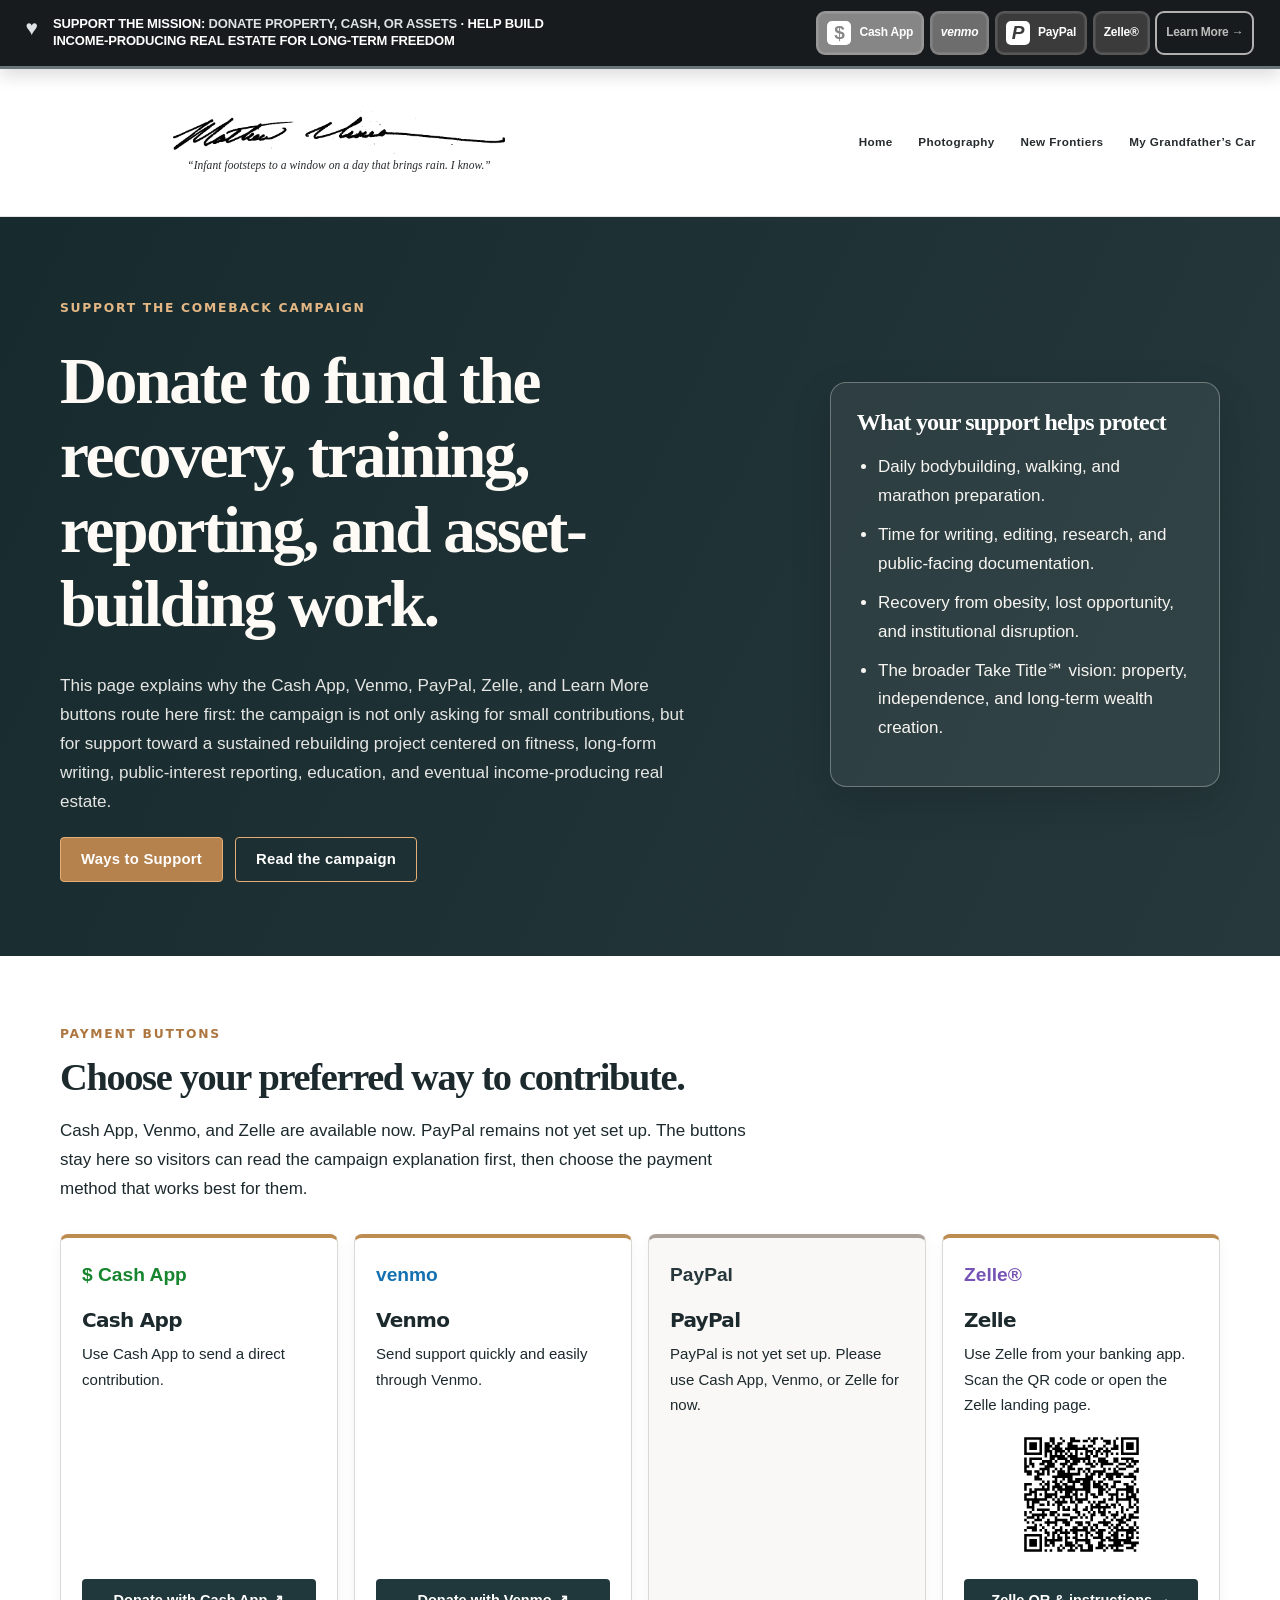
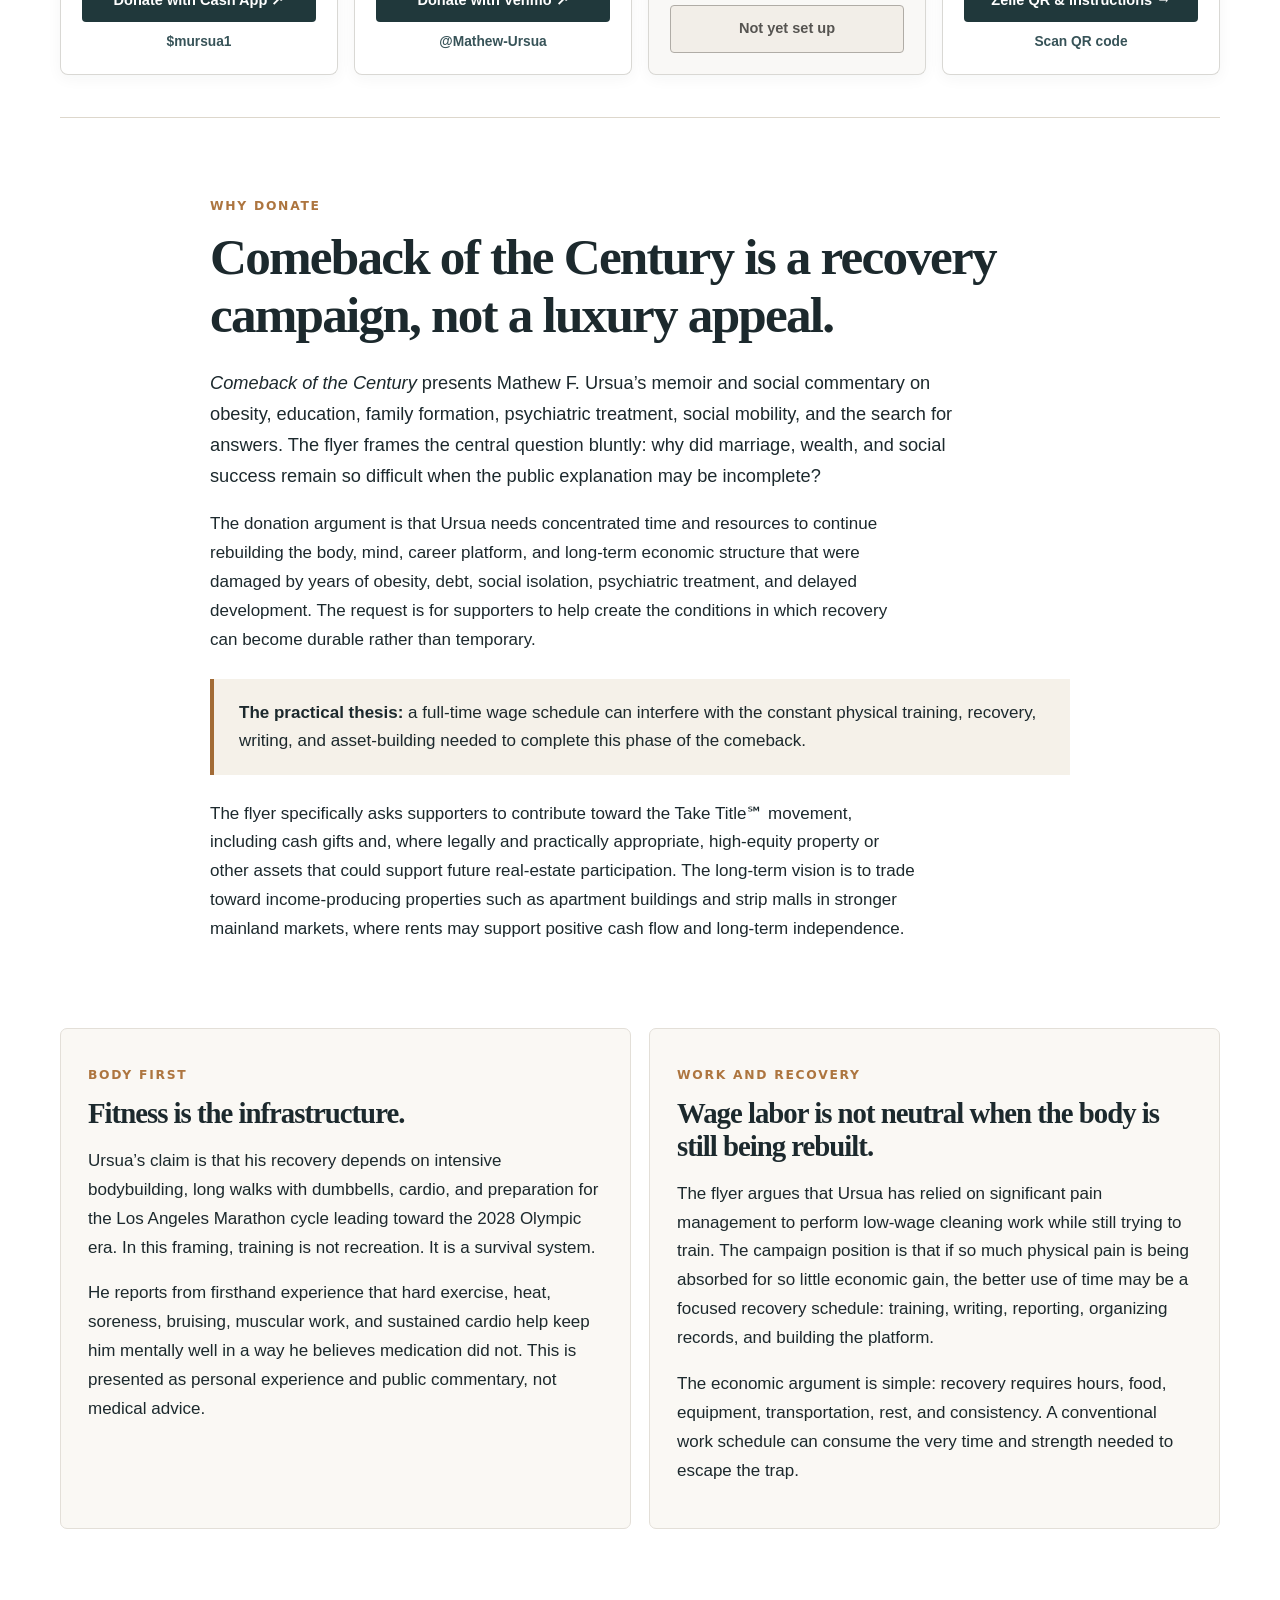
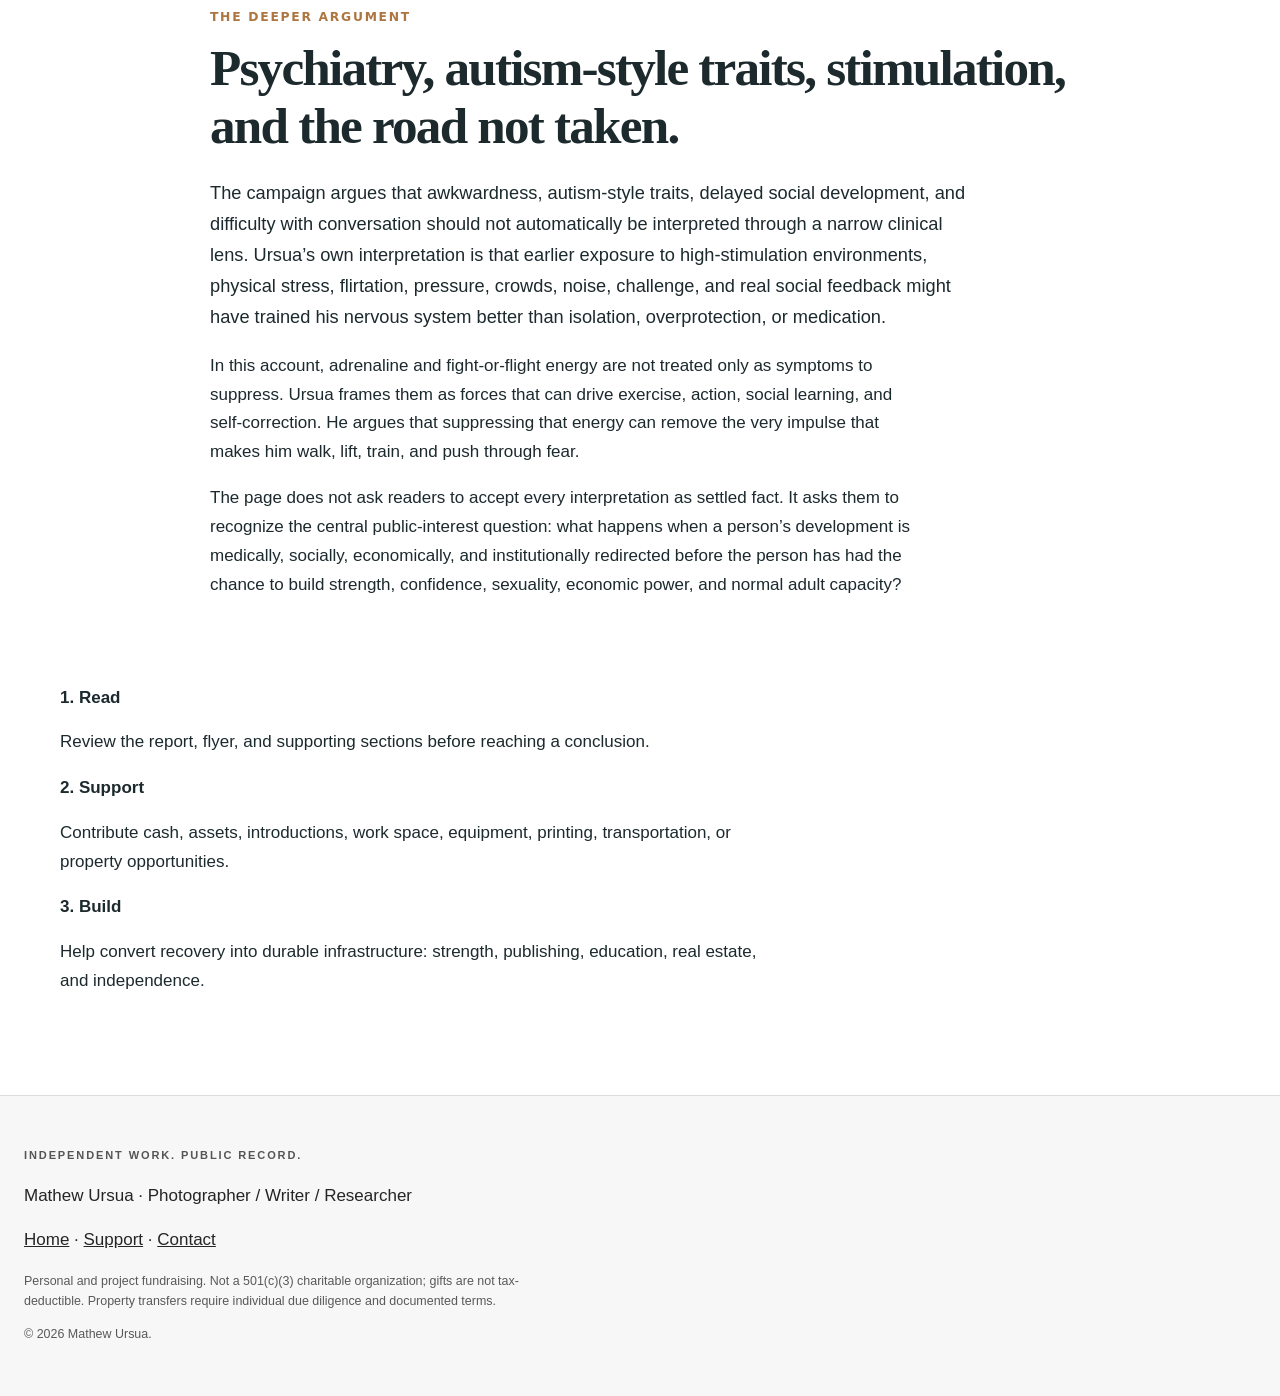
<file: donate.html>
<!DOCTYPE html>
<html lang="en">
<head>
<meta charset="utf-8">
<meta name="viewport" content="width=device-width, initial-scale=1">
<meta name="theme-color" content="#202a2d">
<title>Support the Mission | Mathew Ursua</title>
<meta name="description" content="Support Mathew Ursua and Take Title℠ through Cash App, Venmo, Zelle, and property contributions. Learn how gifts support recovery, reporting, and income-producing real estate.">
<link rel="canonical" href="https://mathewursua.com/donate.html">
<meta property="og:type" content="website">
<meta property="og:title" content="Support the Mission | Mathew Ursua">
<meta property="og:description" content="Support Mathew Ursua and Take Title℠ through Cash App, Venmo, Zelle, and property contributions. Learn how gifts support recovery, reporting, and income-producing real estate.">
<meta property="og:url" content="https://mathewursua.com/donate.html">
<meta property="og:image" content="https://mathewursua.com/assets/illustrations/mu-intrepid-lens-hero-v01.webp">
<link rel="icon" href="/favicon.ico" type="image/x-icon">
<link rel="stylesheet" href="assets/site.css">
<link rel="stylesheet" href="assets/donate.css">
<script src="assets/site.js" defer></script>
</head>
<body>
<a class="skip" href="#main">Skip to content</a>
<aside class="support-top" aria-label="Support the mission"><div class="support-top__inner"><p class="support-top__message"><span class="support-top__heart" aria-hidden="true">♥</span><span class="support-top__copy">SUPPORT THE MISSION: <strong>DONATE PROPERTY, CASH, OR ASSETS</strong> · HELP BUILD INCOME-PRODUCING REAL ESTATE FOR LONG-TERM FREEDOM</span></p><nav class="support-top__actions" aria-label="Ways to support"><a class="support-top__button support-top__button--cash" href="donate.html"><span aria-hidden="true" class="support-top__icon support-top__icon--cash">$</span> Cash App</a><a class="support-top__button support-top__button--venmo" href="donate.html">venmo</a><a class="support-top__button support-top__button--paypal" href="donate.html"><span aria-hidden="true" class="support-top__icon support-top__icon--paypal">P</span> PayPal</a><a class="support-top__button support-top__button--zelle" href="donate.html">Zelle®</a><a class="support-top__button support-top__button--more" href="donate.html">Learn More →</a></nav></div></aside>
<header><div class="mast"><div class="mu-signature-lockup"><a class="brand brand--signature" href="/" aria-label="Mathew Ursua home"><img src="assets/signature-header.png" width="520" height="85" alt="Mathew Ursua signature"/></a><p class="mu-signature-quote">“Infant footsteps to a window on a day that brings rain. I know.”</p></div><nav aria-label="Main navigation"><a href="/">Home</a><a href="portfolio.html">Photography</a><a href="new-frontiers-in-social-justice.html">New Frontiers</a><a href="grandfathers-car.html">My Grandfather’s Car</a></nav></div></header>
<main class="mu-donate-page donate-page" id="main">
<section class="donate-hero">
<div class="wrap donate-hero-grid">
<div class="donate-copy">
<p class="eyebrow">Support the comeback campaign</p>
<h1>Donate to fund the recovery, training, reporting, and asset-building work.</h1>
<p class="donate-lede">This page explains why the Cash App, Venmo, PayPal, Zelle, and Learn More buttons route here first: the campaign is not only asking for small contributions, but for support toward a sustained rebuilding project centered on fitness, long-form writing, public-interest reporting, education, and eventual income-producing real estate.</p>
<div class="cta-row"><a class="btn" href="#ways-to-support">Ways to Support</a><a class="btn alt" href="#why-donate">Read the campaign</a></div>
</div>
<aside aria-label="Donation summary" class="donate-panel">
<h2>What your support helps protect</h2>
<ul>
<li>Daily bodybuilding, walking, and marathon preparation.</li>
<li>Time for writing, editing, research, and public-facing documentation.</li>
<li>Recovery from obesity, lost opportunity, and institutional disruption.</li>
<li>The broader Take Title℠ vision: property, independence, and long-term wealth creation.</li>
</ul>
</aside>
</div>
</section>
<section class="wrap donate-section" id="ways-to-support">
<div class="donate-methods donate-methods--active">
<div class="donate-methods-copy">
<p class="eyebrow">Payment buttons</p>
<h2>Choose your preferred way to contribute.</h2>
<p>Cash App, Venmo, and Zelle are available now. PayPal remains not yet set up. The buttons stay here so visitors can read the campaign explanation first, then choose the payment method that works best for them.</p>
</div>
<div aria-label="Donation options" class="donation-grid donation-grid--compact">
<article class="donation-card donation-active cashapp-card">
<div class="donation-logo cashapp-wordmark"><span>$</span> Cash App</div>
<div class="donation-copy"><h2>Cash App</h2><p>Use Cash App to send a direct contribution.</p></div>
<a class="donation-button cashapp-button" href="https://cash.app/$mursua1" rel="noopener noreferrer" target="_blank">Donate with Cash App ↗</a>
<div class="donation-handle">$mursua1</div>
</article>
<article class="donation-card donation-active venmo-card">
<div class="donation-logo venmo-wordmark">venmo</div>
<div class="donation-copy"><h2>Venmo</h2><p>Send support quickly and easily through Venmo.</p></div>
<a class="donation-button venmo-button" href="https://venmo.com/Mathew-Ursua" rel="noopener noreferrer" target="_blank">Donate with Venmo ↗</a>
<div class="donation-handle">@Mathew-Ursua</div>
</article>
<article class="donation-card donation-disabled paypal-card">
<div class="donation-logo paypal-wordmark">PayPal</div>
<div class="donation-copy"><h2>PayPal</h2><p>PayPal is not yet set up. Please use Cash App, Venmo, or Zelle for now.</p></div>
<span class="donation-status">Not yet set up</span>
</article>
<article class="donation-card donation-active zelle-card donation-card--with-qr">
<div class="donation-logo zelle-wordmark">Zelle®</div>
<div class="donation-copy"><h2>Zelle</h2><p>Use Zelle from your banking app. Scan the QR code or open the Zelle landing page.</p></div>
<div class="donation-qr-mini"><img alt="Zelle QR code for Mathew Ursua" height="240" loading="lazy" src="assets/donate/zelle-qr.svg" width="240"/></div>
<a class="donation-button zelle-button" href="zelle.html">Zelle QR &amp; instructions →</a>
<div class="donation-handle">Scan QR code</div>
</article>
</div>
</div>
</section>
<section class="wrap donate-section" id="why-donate">
<div class="section-article donate-article">
<p class="crumb">Why donate</p>
<h2>Comeback of the Century is a recovery campaign, not a luxury appeal.</h2>
<p class="lead"><em>Comeback of the Century</em> presents Mathew F. Ursua’s memoir and social commentary on obesity, education, family formation, psychiatric treatment, social mobility, and the search for answers. The flyer frames the central question bluntly: why did marriage, wealth, and social success remain so difficult when the public explanation may be incomplete?</p>
<p>The donation argument is that Ursua needs concentrated time and resources to continue rebuilding the body, mind, career platform, and long-term economic structure that were damaged by years of obesity, debt, social isolation, psychiatric treatment, and delayed development. The request is for supporters to help create the conditions in which recovery can become durable rather than temporary.</p>
<div class="donate-callout">
<strong>The practical thesis:</strong> a full-time wage schedule can interfere with the constant physical training, recovery, writing, and asset-building needed to complete this phase of the comeback.
    </div>
<p>The flyer specifically asks supporters to contribute toward the Take Title℠ movement, including cash gifts and, where legally and practically appropriate, high-equity property or other assets that could support future real-estate participation. The long-term vision is to trade toward income-producing properties such as apartment buildings and strip malls in stronger mainland markets, where rents may support positive cash flow and long-term independence.</p>
</div>
</section>
<section class="wrap donate-section">
<div class="donate-grid-two">
<article class="donate-card">
<p class="driver-kicker">Body first</p>
<h2>Fitness is the infrastructure.</h2>
<p>Ursua’s claim is that his recovery depends on intensive bodybuilding, long walks with dumbbells, cardio, and preparation for the Los Angeles Marathon cycle leading toward the 2028 Olympic era. In this framing, training is not recreation. It is a survival system.</p>
<p>He reports from firsthand experience that hard exercise, heat, soreness, bruising, muscular work, and sustained cardio help keep him mentally well in a way he believes medication did not. This is presented as personal experience and public commentary, not medical advice.</p>
</article>
<article class="donate-card">
<p class="driver-kicker">Work and recovery</p>
<h2>Wage labor is not neutral when the body is still being rebuilt.</h2>
<p>The flyer argues that Ursua has relied on significant pain management to perform low-wage cleaning work while still trying to train. The campaign position is that if so much physical pain is being absorbed for so little economic gain, the better use of time may be a focused recovery schedule: training, writing, reporting, organizing records, and building the platform.</p>
<p>The economic argument is simple: recovery requires hours, food, equipment, transportation, rest, and consistency. A conventional work schedule can consume the very time and strength needed to escape the trap.</p>
</article>
</div>
</section>
<section class="wrap donate-section">
<div class="section-article donate-article">
<p class="crumb">The deeper argument</p>
<h2>Psychiatry, autism-style traits, stimulation, and the road not taken.</h2>
<p class="lead">The campaign argues that awkwardness, autism-style traits, delayed social development, and difficulty with conversation should not automatically be interpreted through a narrow clinical lens. Ursua’s own interpretation is that earlier exposure to high-stimulation environments, physical stress, flirtation, pressure, crowds, noise, challenge, and real social feedback might have trained his nervous system better than isolation, overprotection, or medication.</p>
<p>In this account, adrenaline and fight-or-flight energy are not treated only as symptoms to suppress. Ursua frames them as forces that can drive exercise, action, social learning, and self-correction. He argues that suppressing that energy can remove the very impulse that makes him walk, lift, train, and push through fear.</p>
<p>The page does not ask readers to accept every interpretation as settled fact. It asks them to recognize the central public-interest question: what happens when a person’s development is medically, socially, economically, and institutionally redirected before the person has had the chance to build strength, confidence, sexuality, economic power, and normal adult capacity?</p>
</div>
</section>
<section class="wrap donate-section">
<div class="path">
<div class="step"><b>1. Read</b><p>Review the report, flyer, and supporting sections before reaching a conclusion.</p></div>
<div class="step"><b>2. Support</b><p>Contribute cash, assets, introductions, work space, equipment, printing, transportation, or property opportunities.</p></div>
<div class="step"><b>3. Build</b><p>Help convert recovery into durable infrastructure: strength, publishing, education, real estate, and independence.</p></div>
</div>
</section>
</main>
<footer><div class="inside"><p class="kicker">Independent work. Public record.</p><p>Mathew Ursua · Photographer / Writer / Researcher</p><p><a href="/">Home</a> · <a href="donate.html">Support</a> · <a href="/#contact">Contact</a></p><p class="metadata">Personal and project fundraising. Not a 501(c)(3) charitable organization; gifts are not tax-deductible. Property transfers require individual due diligence and documented terms.</p><p class="metadata">© 2026 Mathew Ursua.</p></div></footer>
</body>
</html>
</file>
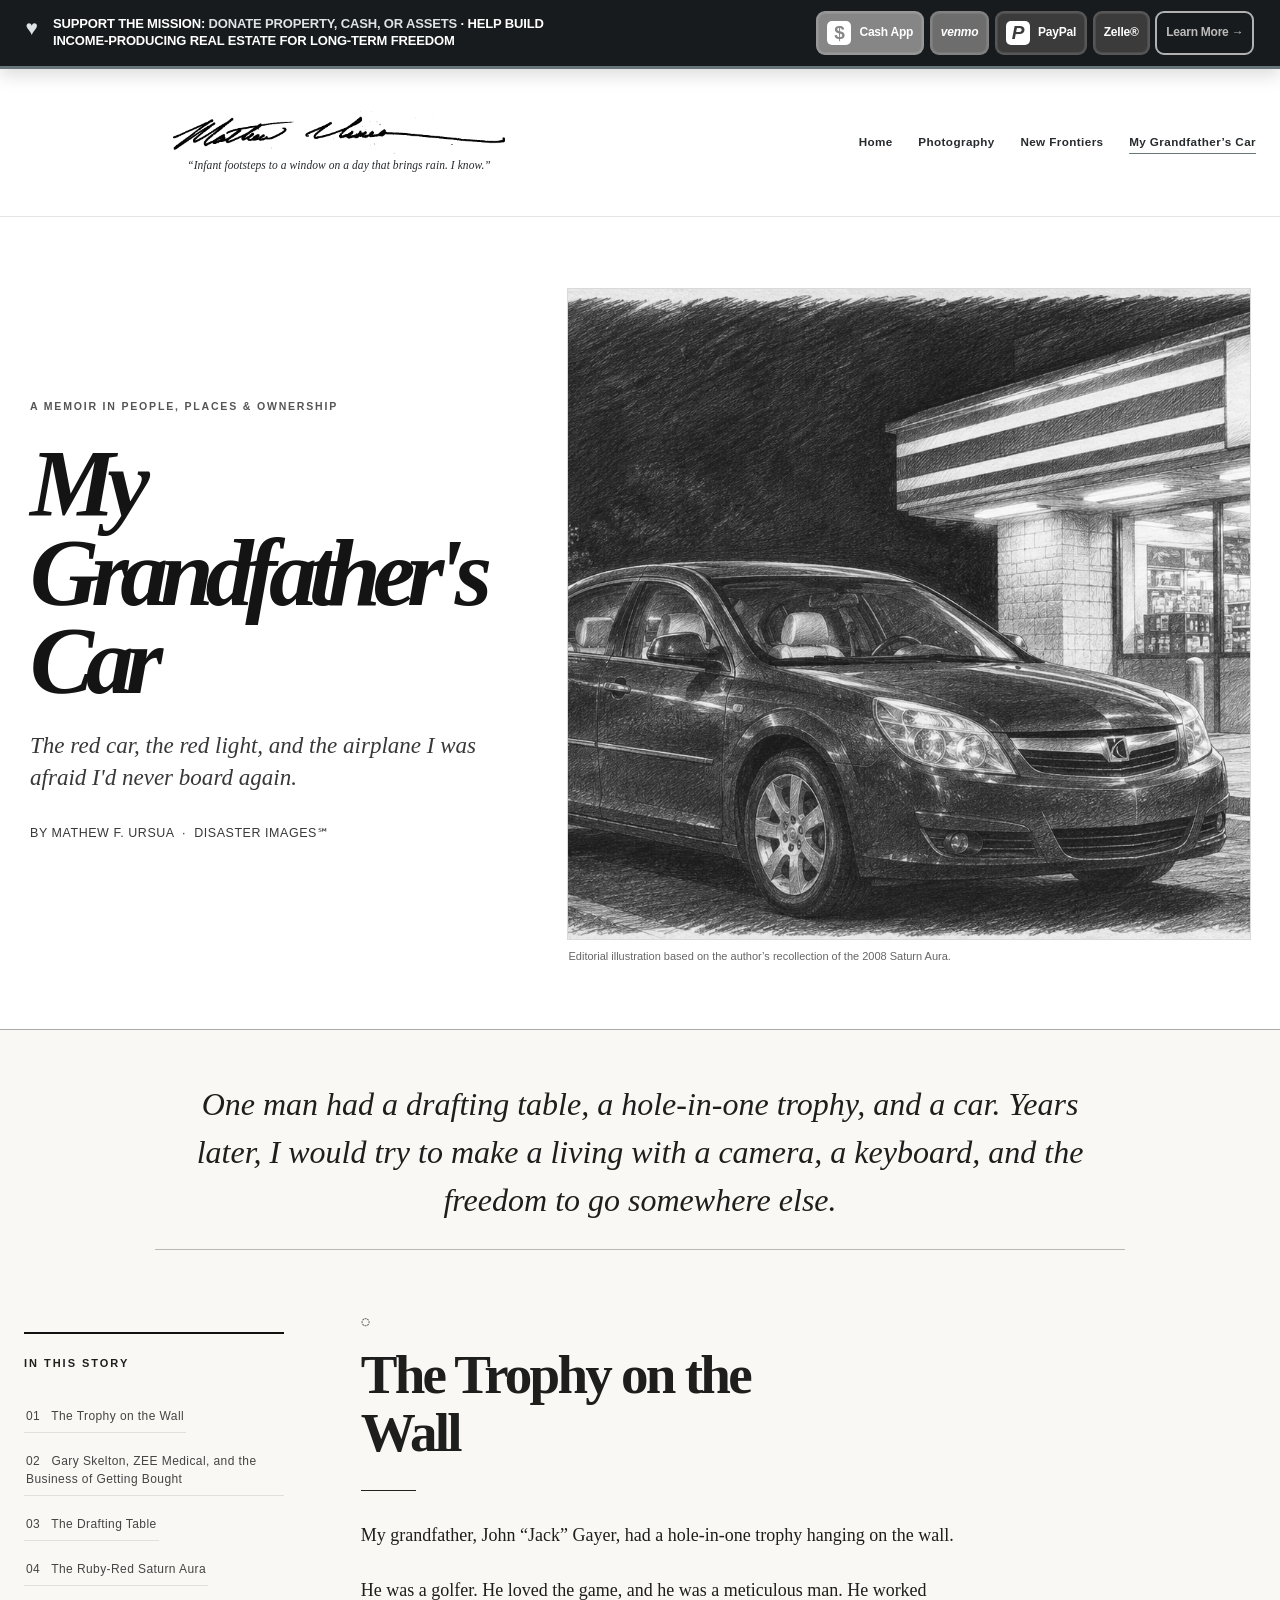
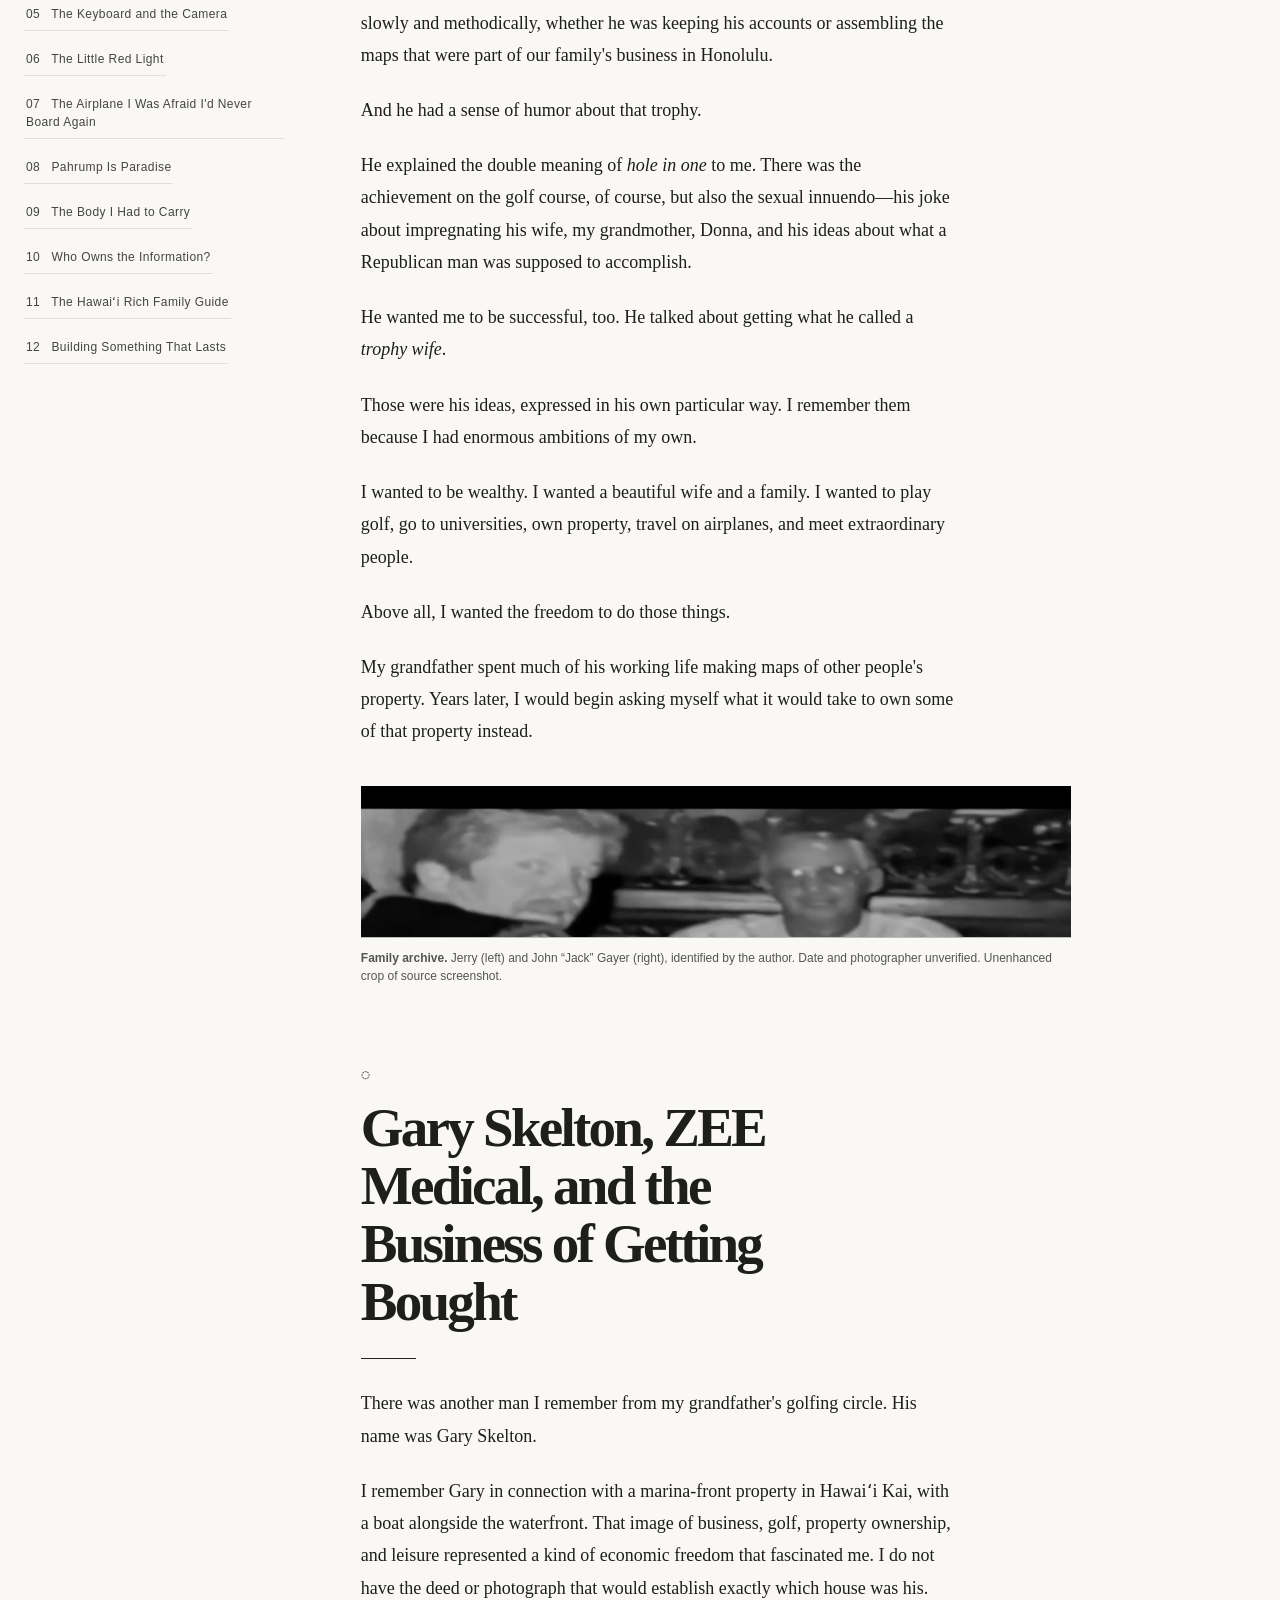
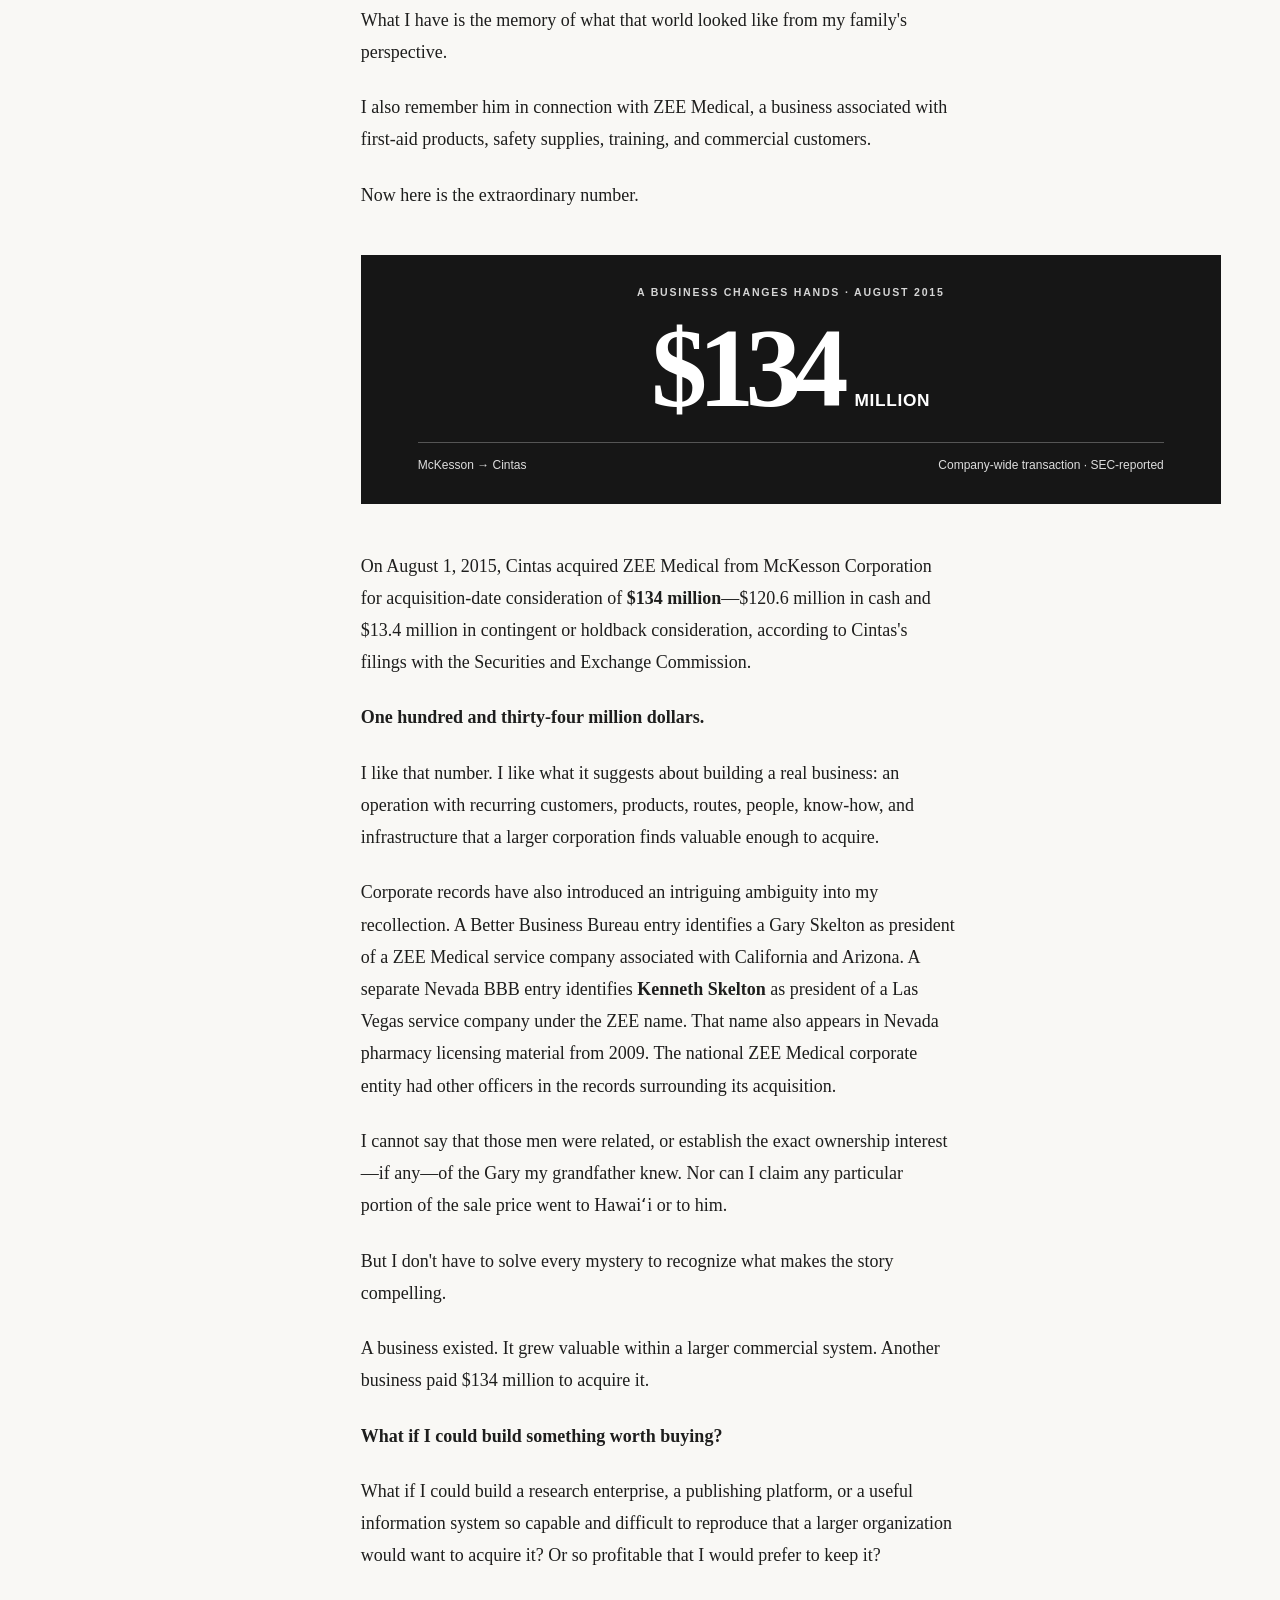
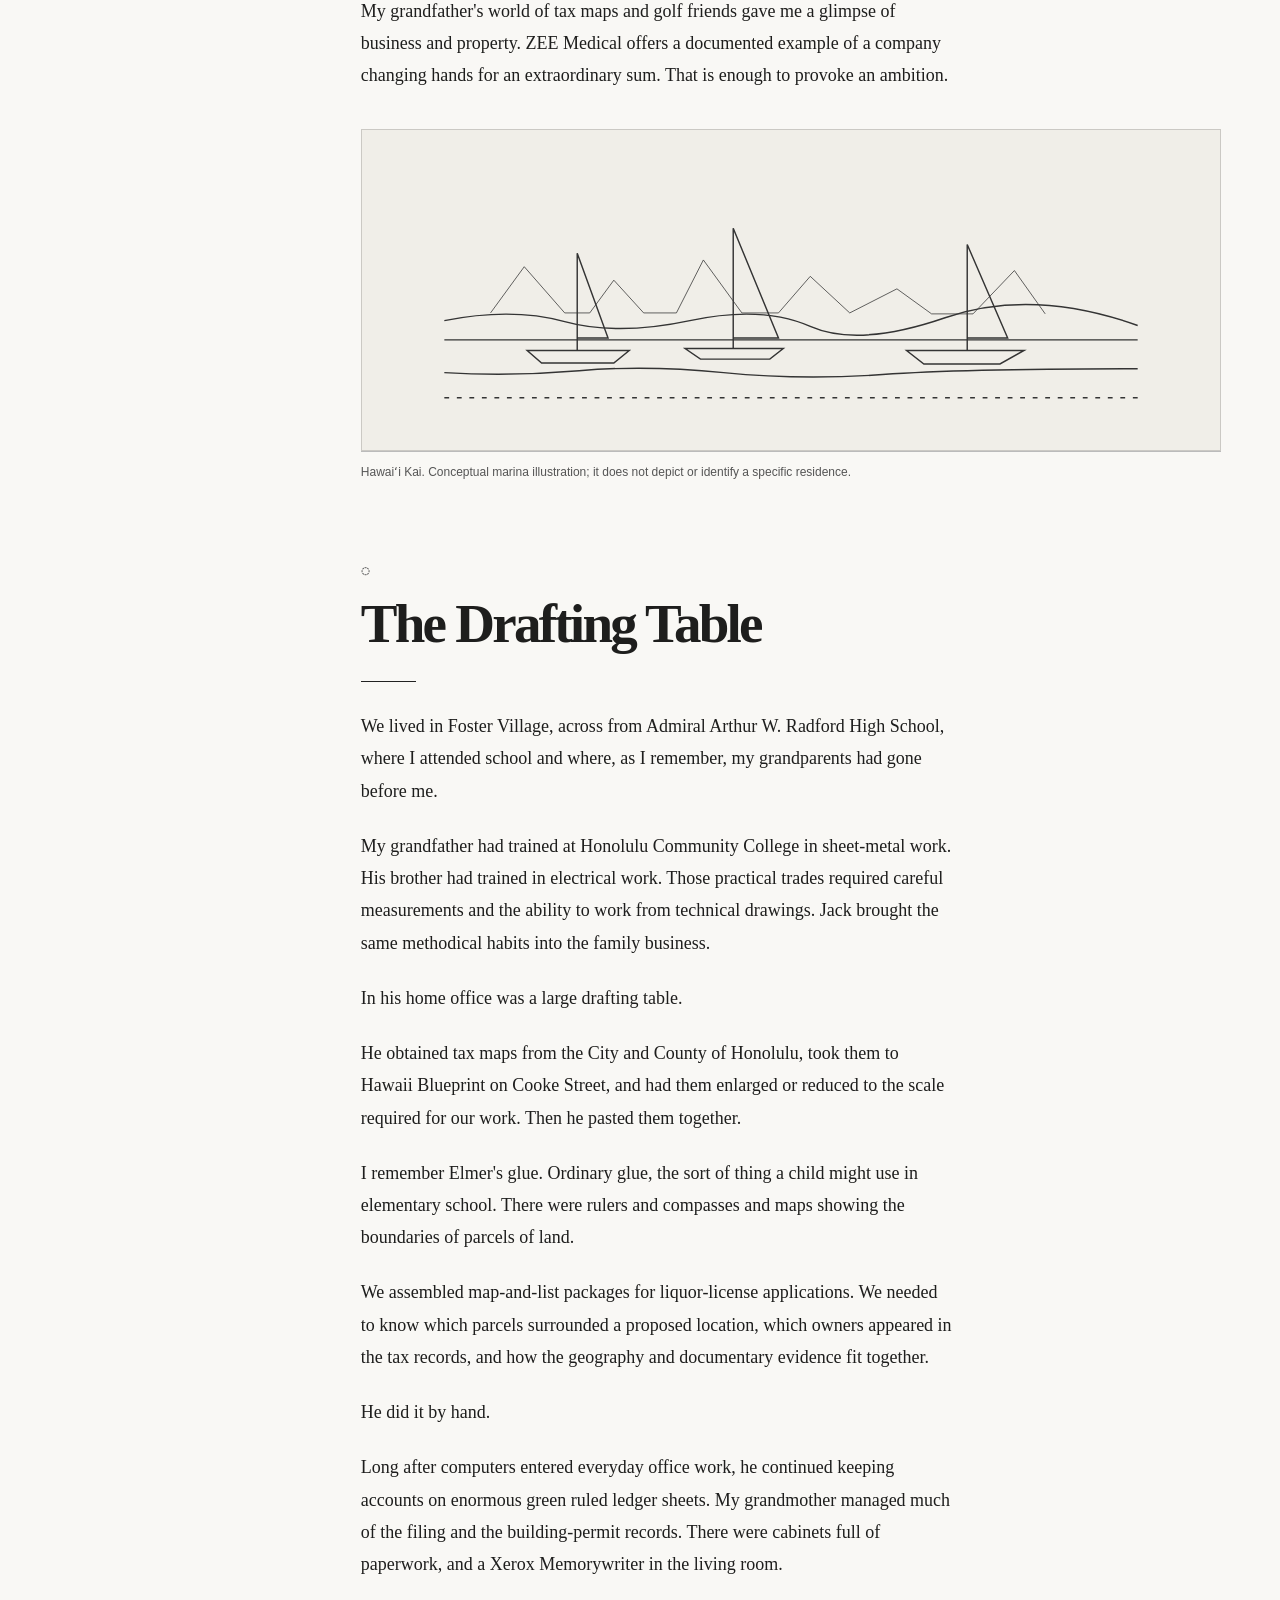
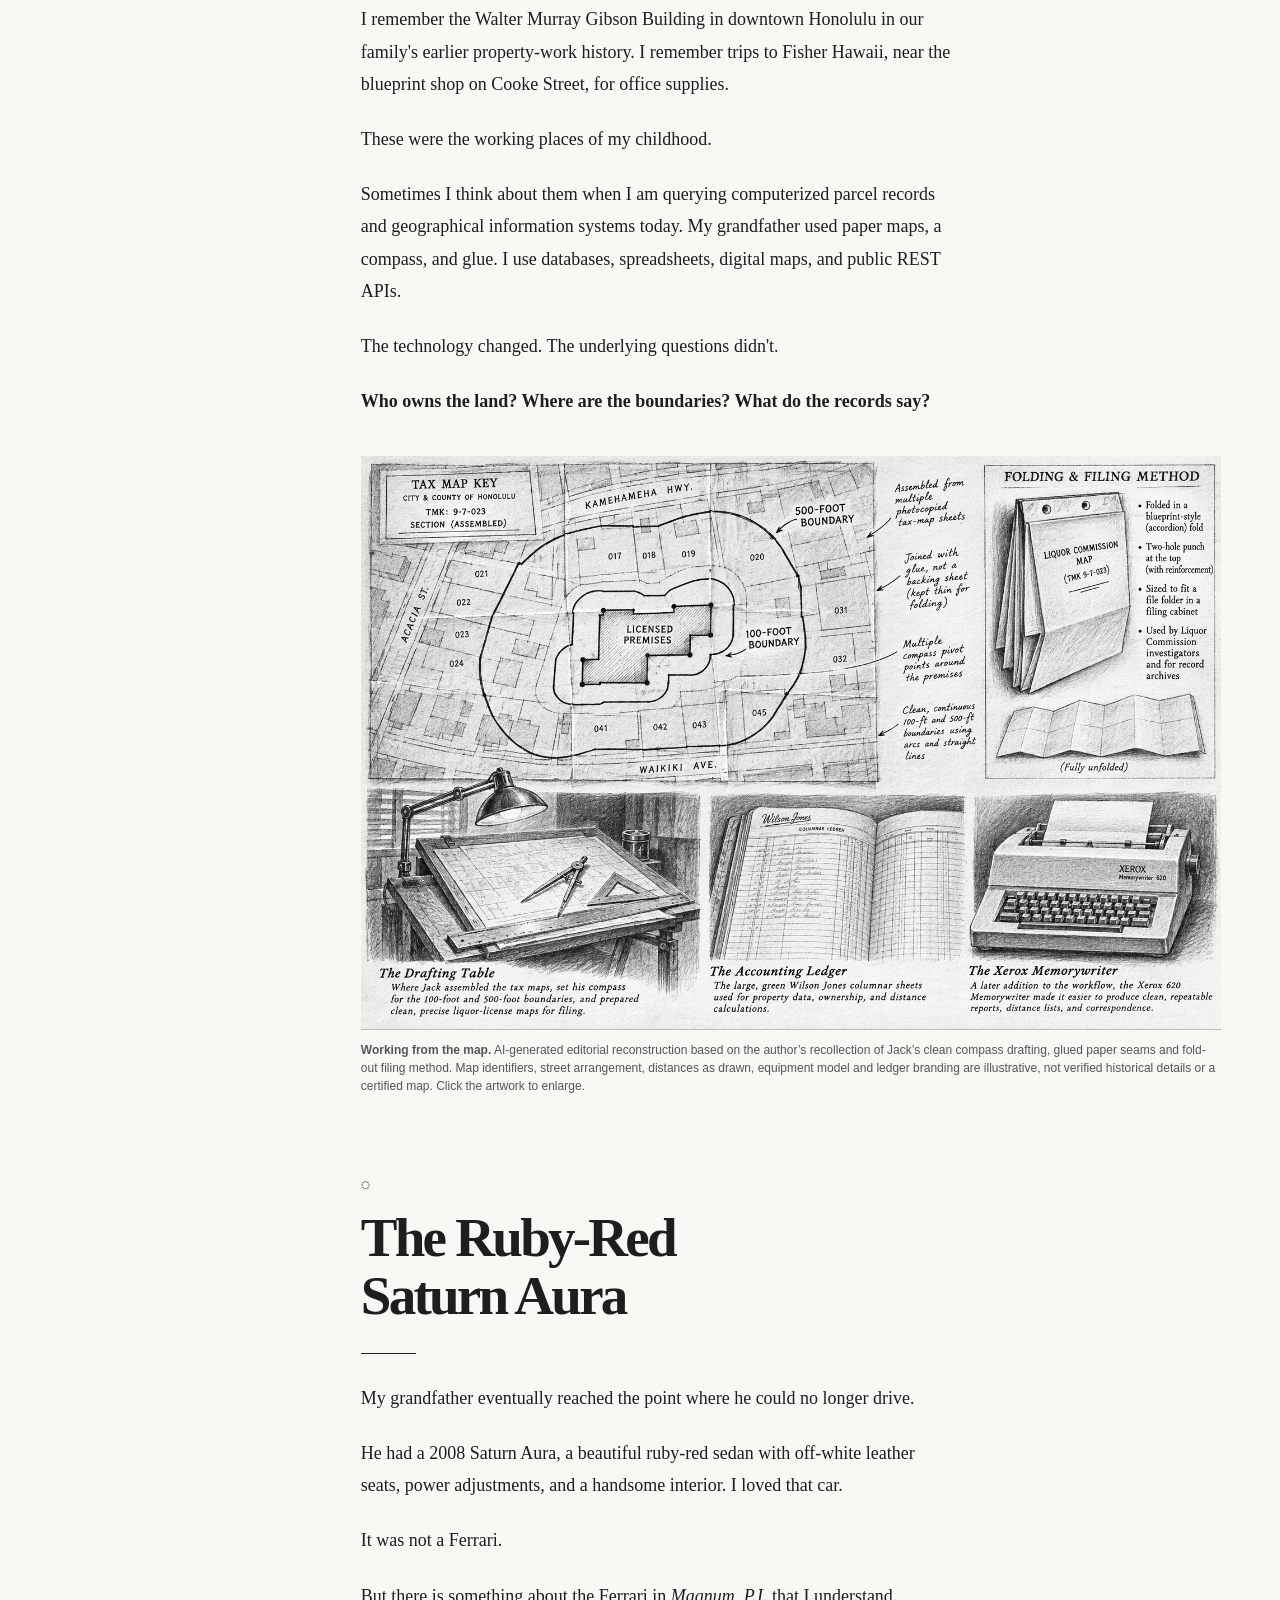
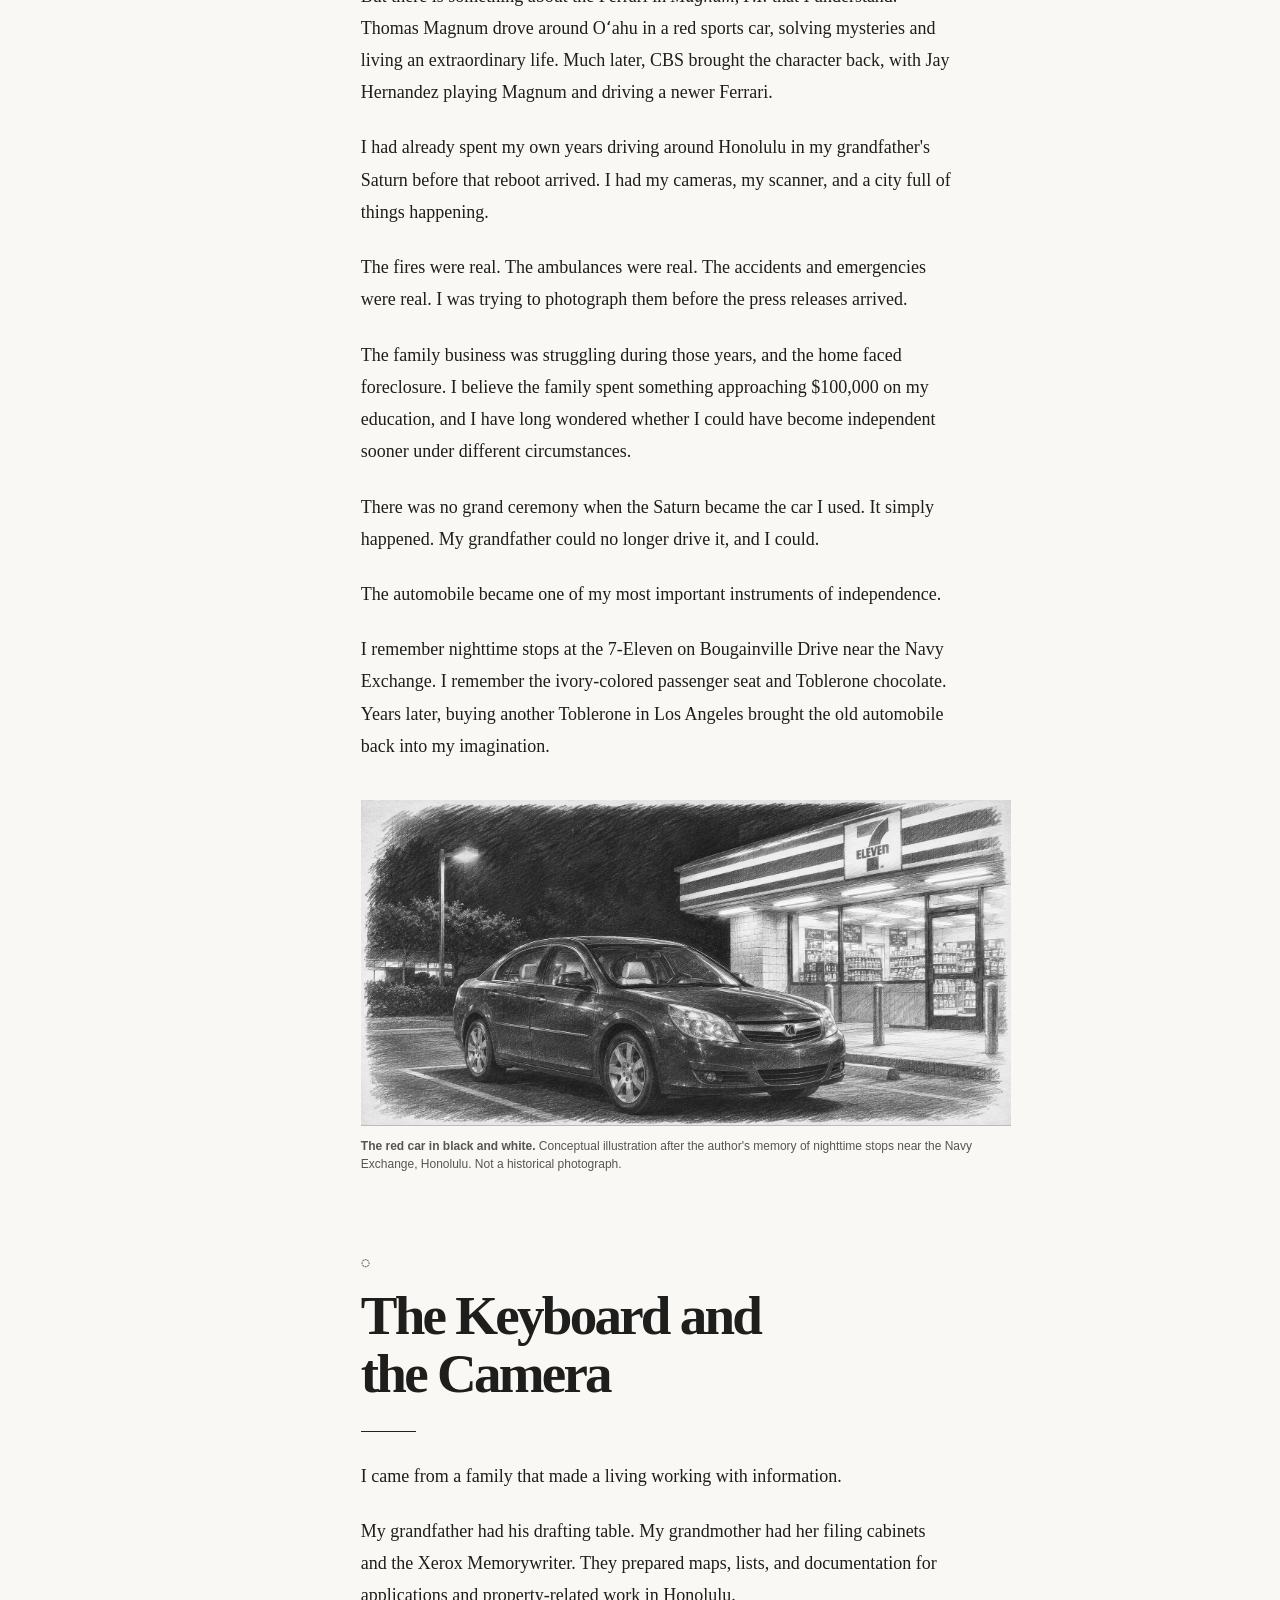
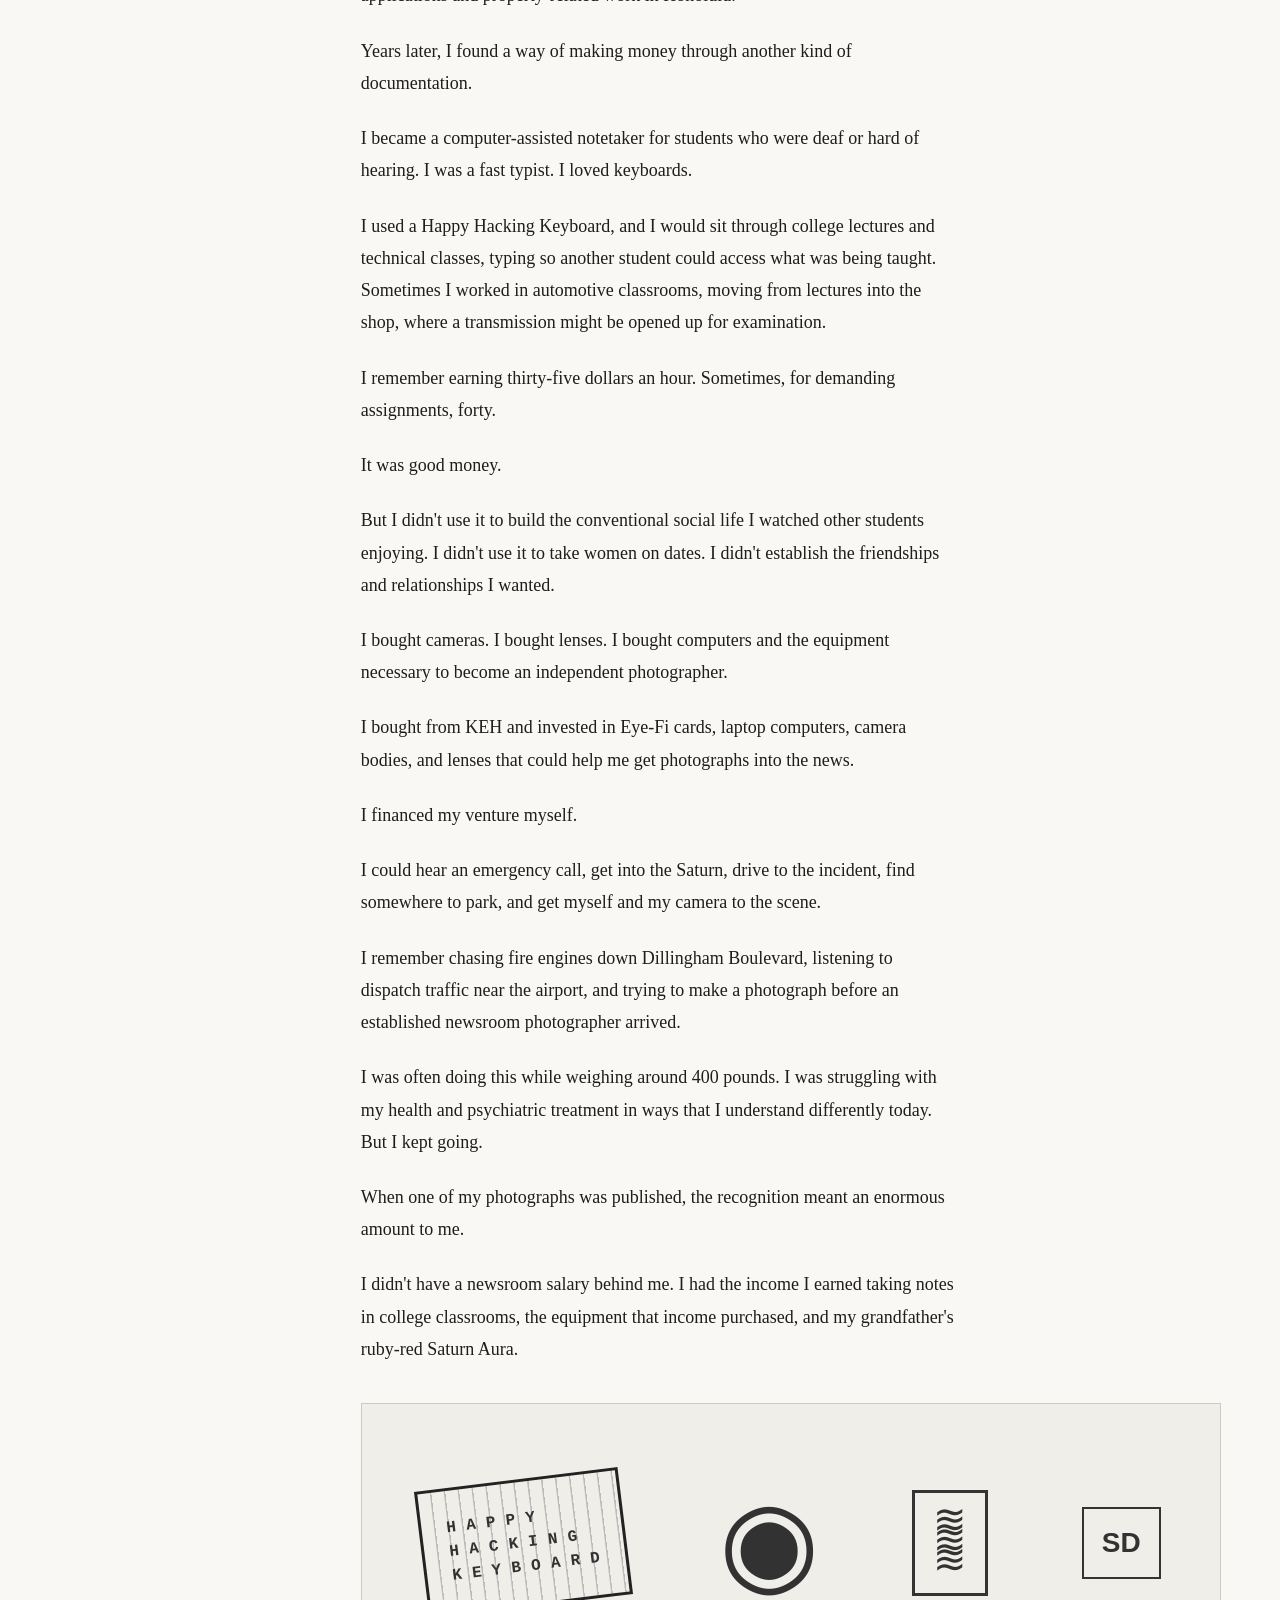
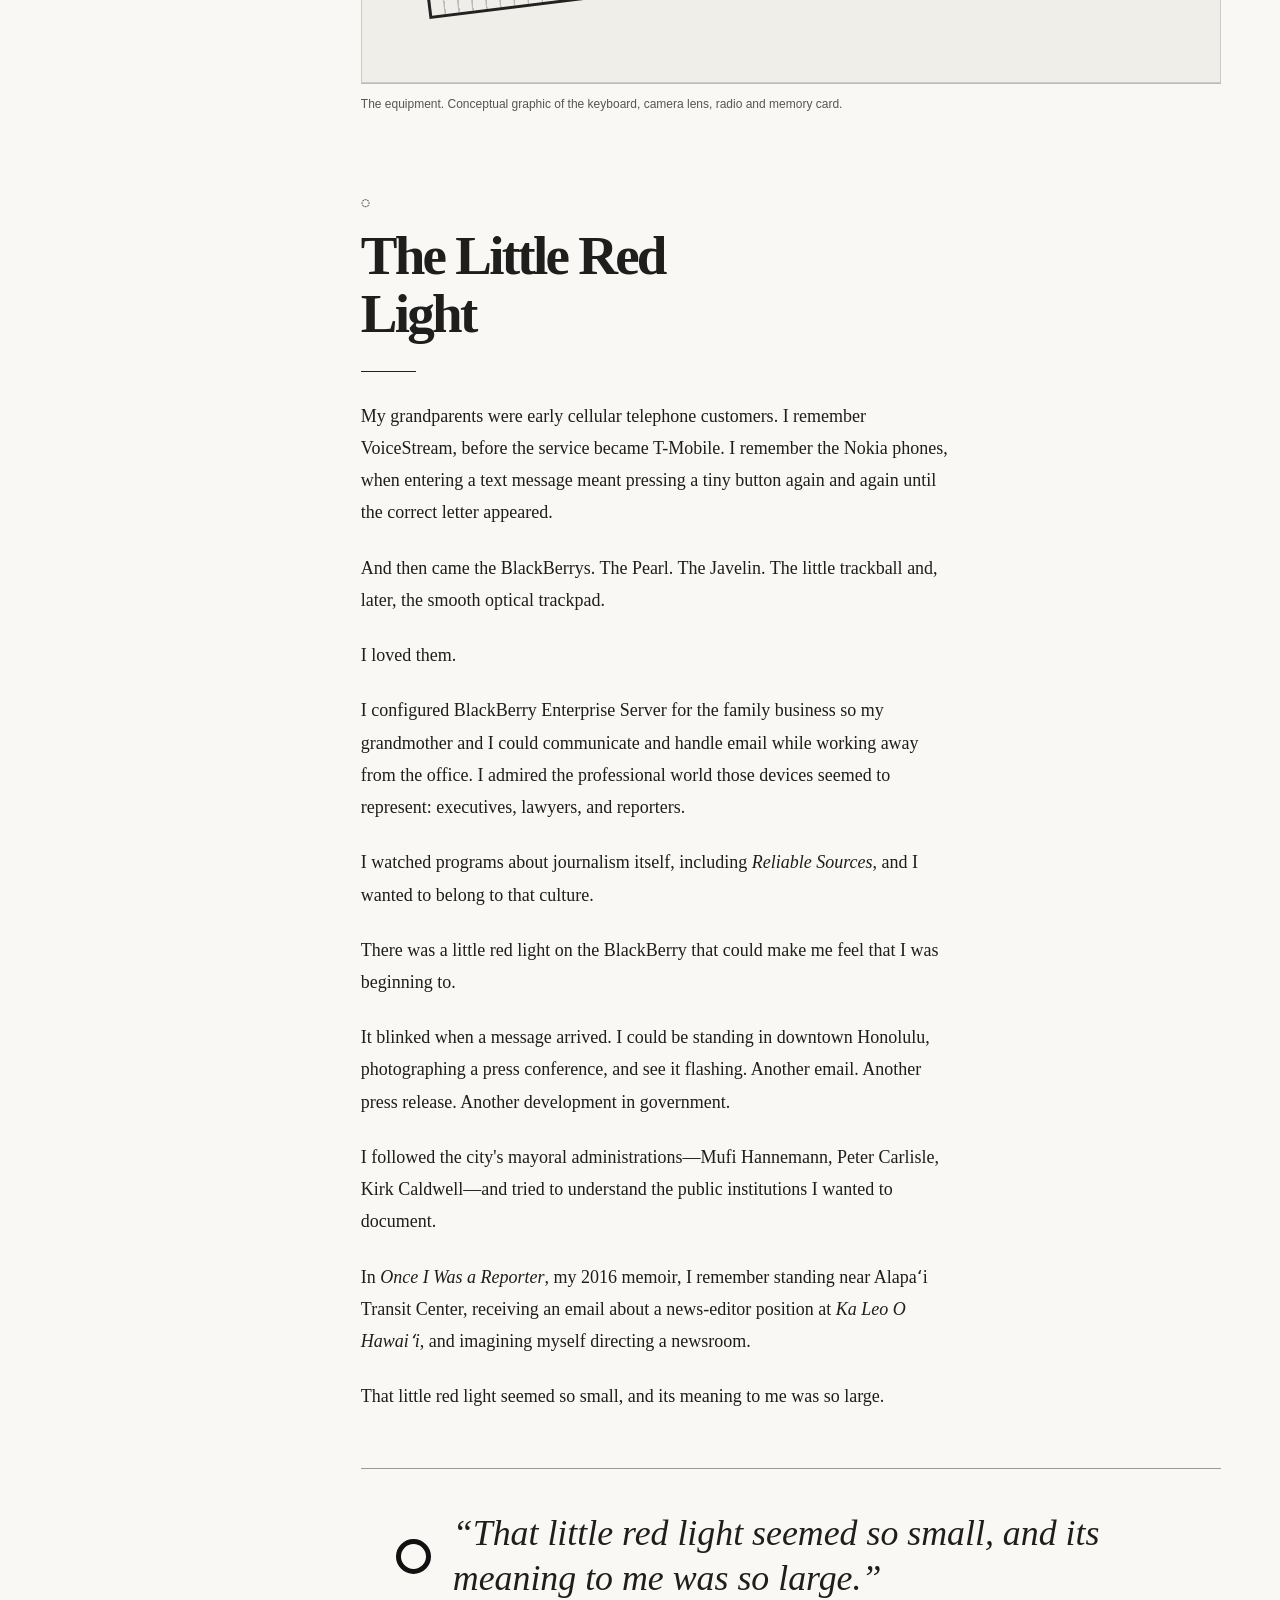
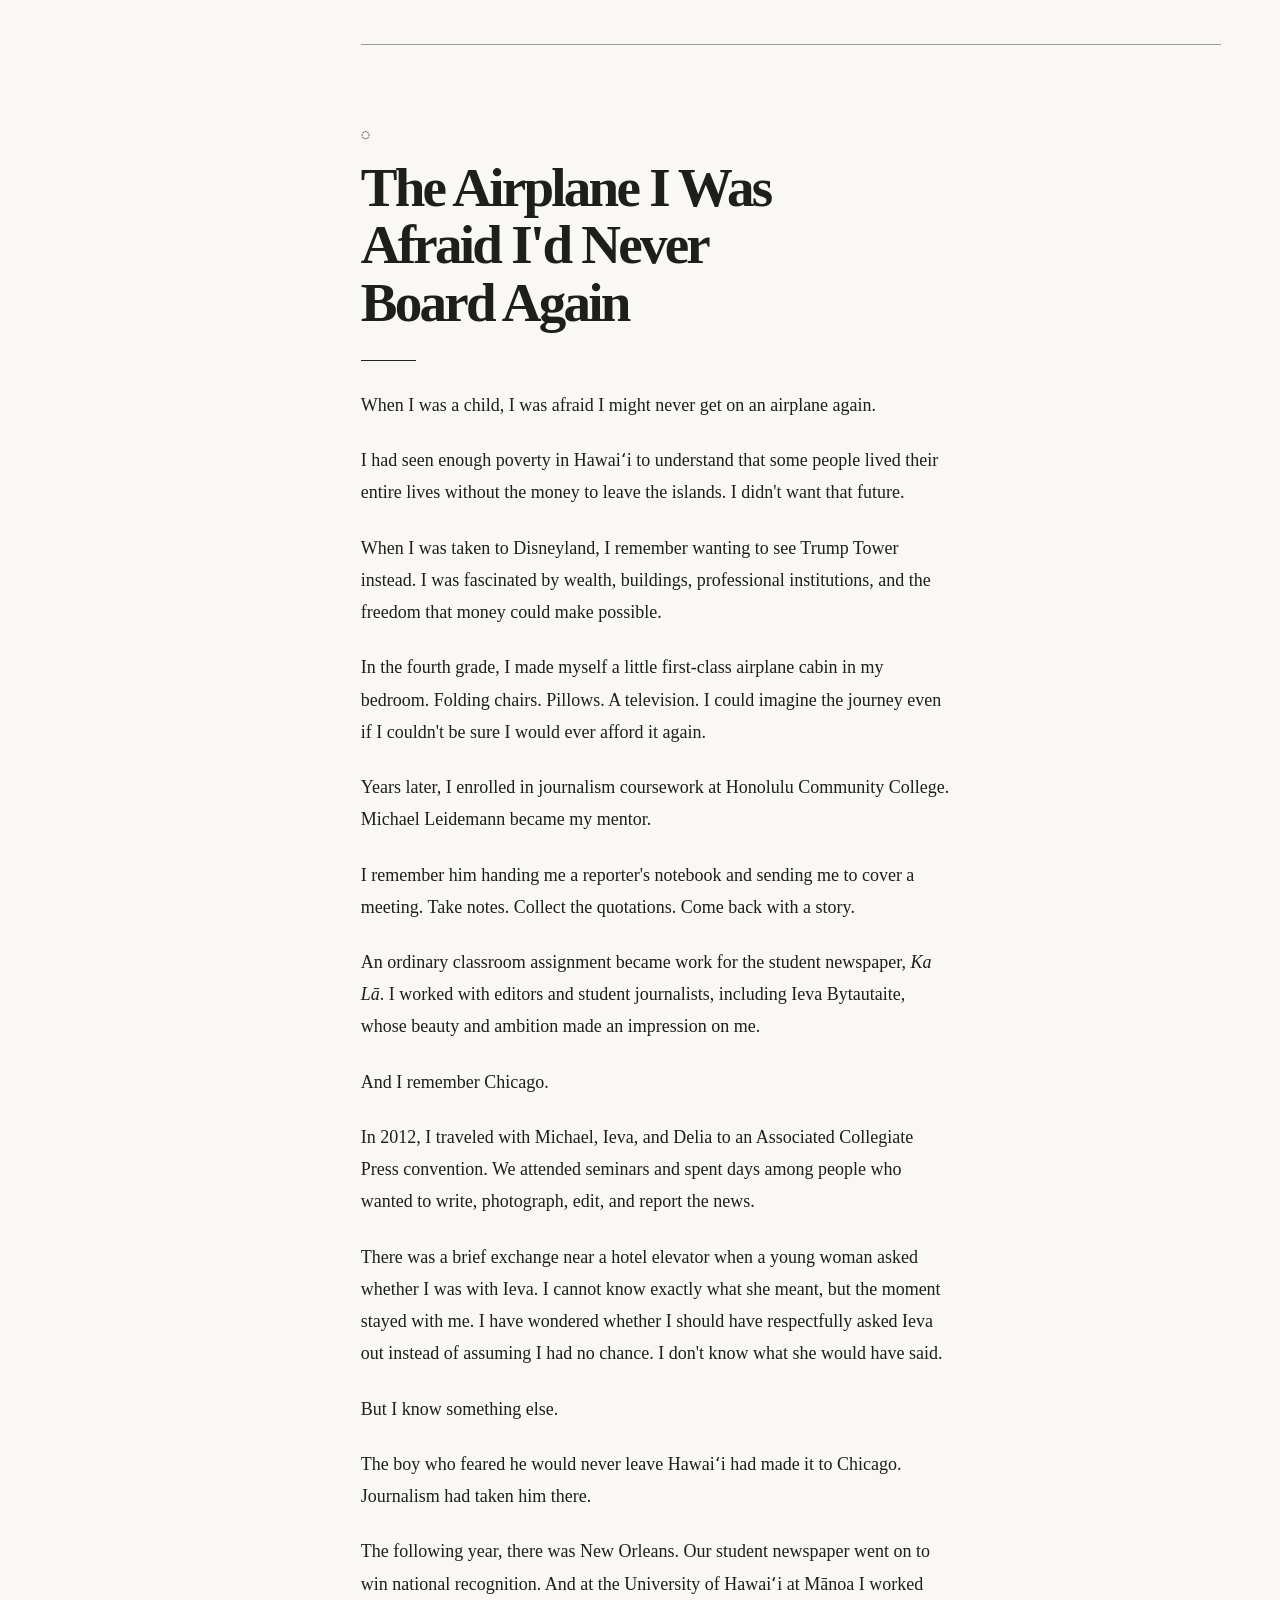
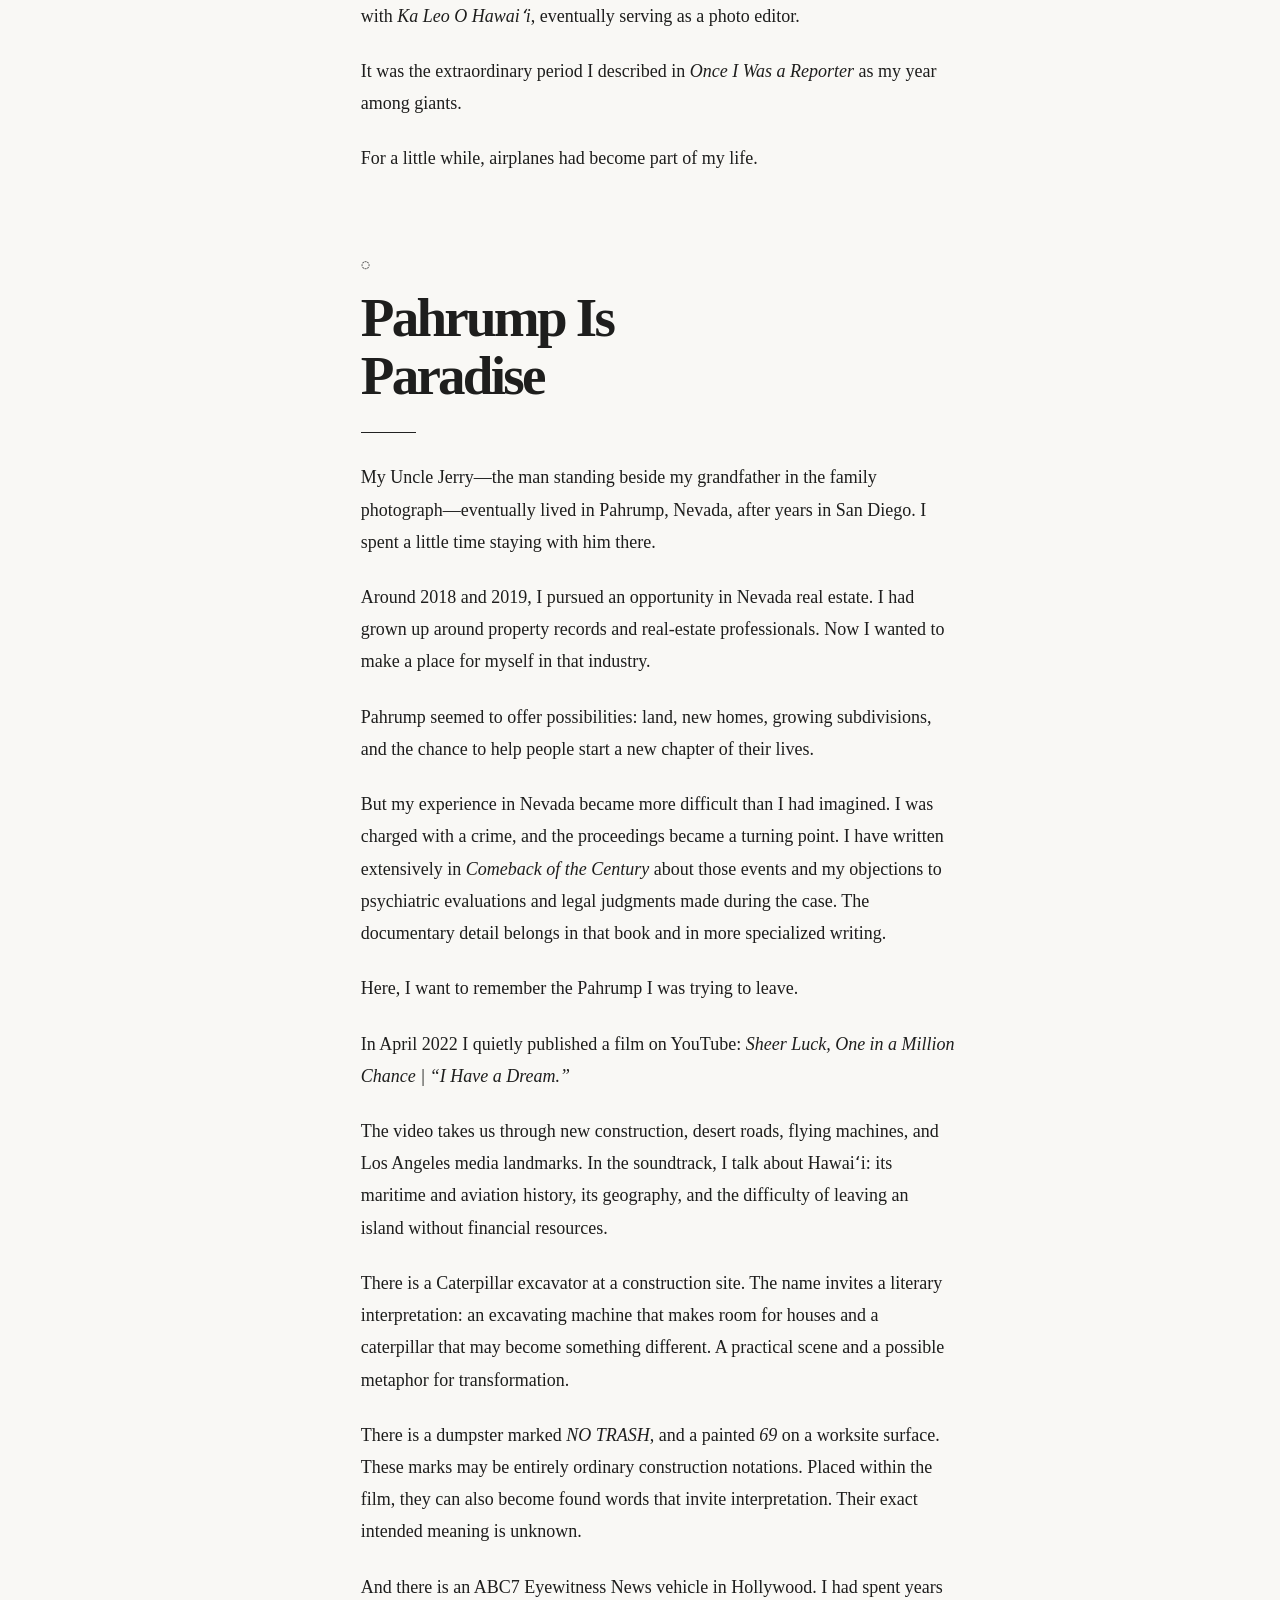
<file: grandfathers-car.html>
<!DOCTYPE html>

<html lang="en"><head><meta charset="utf-8"/><meta content="width=device-width, initial-scale=1" name="viewport"/><title>My Grandfather’s Car | Mathew Ursua</title><meta content="A memoir about a grandfather, a Saturn Aura, journalism, property ownership and the search for freedom." name="description"/><link href="assets/site.css" rel="stylesheet"/><link href="assets/grandfathers-car/editorial.css" rel="stylesheet"/><script defer="" src="assets/site.js"></script><link href="/favicon.ico" rel="icon" type="image/x-icon"/><link href="https://mathewursua.com/grandfathers-car.html" rel="canonical"/><meta content="article" property="og:type"/><meta content="My Grandfather’s Car — Mathew Ursua" property="og:title"/><meta content="A memoir about a grandfather, a Saturn Aura, journalism, property ownership and the search for freedom." property="og:description"/><meta content="https://mathewursua.com/grandfathers-car.html" property="og:url"/><meta content="https://mathewursua.com/assets/grandfathers-car/saturn-night-engraving.webp" property="og:image"/><meta content="summary_large_image" name="twitter:card"/><meta content="My Grandfather’s Car — Mathew Ursua" name="twitter:title"/><meta content="A memoir about a grandfather, a Saturn Aura, journalism, property ownership and the search for freedom." name="twitter:description"/><meta content="https://mathewursua.com/assets/grandfathers-car/saturn-night-engraving.webp" name="twitter:image"/><script type="application/ld+json">{"@context": "https://schema.org", "@type": "Article", "headline": "My Grandfather’s Car", "description": "A memoir about a grandfather, a Saturn Aura, journalism, property ownership and the search for freedom.", "image": "https://mathewursua.com/assets/grandfathers-car/saturn-night-engraving.webp", "author": {"@type": "Person", "@id": "https://mathewursua.com/#person", "name": "Mathew Ursua", "url": "https://mathewursua.com/"}, "mainEntityOfPage": "https://mathewursua.com/grandfathers-car.html", "inLanguage": "en-US"}</script></head><body class="gfc-page"><a class="skip" href="#article">Skip to story</a><aside aria-label="Support the mission" class="support-top"><div class="support-top__inner"><p class="support-top__message"><span aria-hidden="true" class="support-top__heart">♥</span><span class="support-top__copy">SUPPORT THE MISSION: <strong>DONATE PROPERTY, CASH, OR ASSETS</strong> · HELP BUILD INCOME-PRODUCING REAL ESTATE FOR LONG-TERM FREEDOM</span></p><nav aria-label="Ways to support" class="support-top__actions"><a class="support-top__button support-top__button--cash" href="donate.html"><span aria-hidden="true" class="support-top__icon support-top__icon--cash">$</span> Cash App</a><a class="support-top__button support-top__button--venmo" href="donate.html">venmo</a><a class="support-top__button support-top__button--paypal" href="donate.html"><span aria-hidden="true" class="support-top__icon support-top__icon--paypal">P</span> PayPal</a><a class="support-top__button support-top__button--zelle" href="donate.html">Zelle®</a><a class="support-top__button support-top__button--more" href="donate.html">Learn More →</a></nav></div></aside><header><div class="mast"><div class="mu-signature-lockup"><a aria-label="Mathew Ursua home" class="brand brand--signature" href="/"><img alt="Mathew Ursua signature" height="85" src="assets/signature-header.png" width="520"/></a><p class="mu-signature-quote">“Infant footsteps to a window on a day that brings rain. I know.”</p></div><nav aria-label="Main navigation"><a href="/">Home</a><a href="portfolio.html">Photography</a><a href="new-frontiers-in-social-justice.html">New Frontiers</a><a aria-current="page" href="grandfathers-car.html">My Grandfather’s Car</a></nav></div></header><div class="grandfather-editorial"><section aria-labelledby="hero-heading" class="hero"><div><div class="kicker">A MEMOIR IN PEOPLE, PLACES &amp; OWNERSHIP</div><h1 id="hero-heading">My Grandfather's Car</h1><p class="subtitle">The red car, the red light, and the airplane I was afraid I'd never board again.</p><p class="byline">BY MATHEW F. URSUA  ·  DISASTER IMAGES℠</p></div><figure><img alt="Monochrome charcoal engraving of a Saturn Aura parked by a convenience store at night. Conceptual artwork, not a historical photograph." height="1024" src="assets/grandfathers-car/saturn-night-engraving.webp" width="1792"/><figcaption>Editorial illustration based on the author’s recollection of the 2008 Saturn Aura.</figcaption></figure></section><p class="pull-intro">One man had a drafting table, a hole-in-one trophy, and a car. Years later, I would try to make a living with a camera, a keyboard, and the freedom to go somewhere else.</p><div class="main-grid"><aside class="toc-wrap"><nav aria-label="Story sections" class="toc"><span class="toc-title">IN THIS STORY</span><a href="#the-trophy-on-the-wall">01   The Trophy on the Wall</a><a href="#gary-skelton-zee-medical-and-the-business-of-getting-bought">02   Gary Skelton, ZEE Medical, and the Business of Getting Bought</a><a href="#the-drafting-table">03   The Drafting Table</a><a href="#the-ruby-red-saturn-aura">04   The Ruby-Red Saturn Aura</a><a href="#the-keyboard-and-the-camera">05   The Keyboard and the Camera</a><a href="#the-little-red-light">06   The Little Red Light</a><a href="#the-airplane-i-was-afraid-id-never-board-again">07   The Airplane I Was Afraid I'd Never Board Again</a><a href="#pahrump-is-paradise">08   Pahrump Is Paradise</a><a href="#the-body-i-had-to-carry">09   The Body I Had to Carry</a><a href="#who-owns-the-information">10   Who Owns the Information?</a><a href="#the-hawaii-rich-family-guide">11   The Hawaiʻi Rich Family Guide</a><a href="#building-something-that-lasts">12   Building Something That Lasts</a></nav></aside><main aria-label="My Grandfather's Car full working article" class="prose" id="article">
<h2 id="the-trophy-on-the-wall">The Trophy on the Wall</h2>
<p>My grandfather, John “Jack” Gayer, had a hole-in-one trophy hanging on the wall.</p>
<p>He was a golfer. He loved the game, and he was a meticulous man. He worked slowly and methodically, whether he was keeping his accounts or assembling the maps that were part of our family's business in Honolulu.</p>
<p>And he had a sense of humor about that trophy.</p>
<p>He explained the double meaning of <em>hole in one</em> to me. There was the achievement on the golf course, of course, but also the sexual innuendo—his joke about impregnating his wife, my grandmother, Donna, and his ideas about what a Republican man was supposed to accomplish.</p>
<p>He wanted me to be successful, too. He talked about getting what he called a <em>trophy wife</em>.</p>
<p>Those were his ideas, expressed in his own particular way. I remember them because I had enormous ambitions of my own.</p>
<p>I wanted to be wealthy. I wanted a beautiful wife and a family. I wanted to play golf, go to universities, own property, travel on airplanes, and meet extraordinary people.</p>
<p>Above all, I wanted the freedom to do those things.</p>
<p>My grandfather spent much of his working life making maps of other people's property. Years later, I would begin asking myself what it would take to own some of that property instead.</p>
<figure class="fig fig-family"><img alt="Cropped original family photograph: Jack Gayer on the right wearing glasses, and Jerry on the left, as identified by the author." loading="lazy" src="assets/grandfathers-car/jack-and-jerry-archival-crop.webp"/><figcaption><b>Family archive.</b> Jerry (left) and John “Jack” Gayer (right), identified by the author. Date and photographer unverified. Unenhanced crop of source screenshot.</figcaption></figure>
<h2 id="gary-skelton-zee-medical-and-the-business-of-getting-bought">Gary Skelton, ZEE Medical, and the Business of Getting Bought</h2>
<p>There was another man I remember from my grandfather's golfing circle. His name was Gary Skelton.</p>
<p>I remember Gary in connection with a marina-front property in Hawaiʻi Kai, with a boat alongside the waterfront. That image of business, golf, property ownership, and leisure represented a kind of economic freedom that fascinated me. I do not have the deed or photograph that would establish exactly which house was his. What I have is the memory of what that world looked like from my family's perspective.</p>
<p>I also remember him in connection with ZEE Medical, a business associated with first-aid products, safety supplies, training, and commercial customers.</p>
<p>Now here is the extraordinary number.</p>
<aside aria-label="ZEE Medical acquisition" class="acquisition"><span class="caption">A BUSINESS CHANGES HANDS · AUGUST 2015</span><strong class="acquisition-number">$134<span>MILLION</span></strong><div class="acquisition-bottom"><span>McKesson → Cintas</span><span>Company-wide transaction · SEC-reported</span></div></aside>
<p>On August 1, 2015, Cintas acquired ZEE Medical from McKesson Corporation for acquisition-date consideration of <strong>$134 million</strong>—$120.6 million in cash and $13.4 million in contingent or holdback consideration, according to Cintas's filings with the Securities and Exchange Commission.</p>
<p><strong>One hundred and thirty-four million dollars.</strong></p>
<p>I like that number. I like what it suggests about building a real business: an operation with recurring customers, products, routes, people, know-how, and infrastructure that a larger corporation finds valuable enough to acquire.</p>
<p>Corporate records have also introduced an intriguing ambiguity into my recollection. A Better Business Bureau entry identifies a Gary Skelton as president of a ZEE Medical service company associated with California and Arizona. A separate Nevada BBB entry identifies <strong>Kenneth Skelton</strong> as president of a Las Vegas service company under the ZEE name. That name also appears in Nevada pharmacy licensing material from 2009. The national ZEE Medical corporate entity had other officers in the records surrounding its acquisition.</p>
<p>I cannot say that those men were related, or establish the exact ownership interest—if any—of the Gary my grandfather knew. Nor can I claim any particular portion of the sale price went to Hawaiʻi or to him.</p>
<p>But I don't have to solve every mystery to recognize what makes the story compelling.</p>
<p>A business existed. It grew valuable within a larger commercial system. Another business paid $134 million to acquire it.</p>
<p><strong>What if I could build something worth buying?</strong></p>
<p>What if I could build a research enterprise, a publishing platform, or a useful information system so capable and difficult to reproduce that a larger organization would want to acquire it? Or so profitable that I would prefer to keep it?</p>
<p>My grandfather's world of tax maps and golf friends gave me a glimpse of business and property. ZEE Medical offers a documented example of a company changing hands for an extraordinary sum. That is enough to provoke an ambition.</p>
<figure class="fig visual-placeholder"><div aria-label="Proposed Hawaiʻi Kai marina archival image placeholder" class="sketch-card marina-art"><svg aria-labelledby="marinaTitle" role="img" viewbox="0 0 720 270" xmlns="http://www.w3.org/2000/svg"><title id="marinaTitle">Simple line drawing of sailboats along a marina with terraced hills and houses</title><g fill="none" stroke="#343434" stroke-width="1.5"><path d="M0 172 Q70 158 125 173 T255 172 T380 178 T520 169 T720 177 M0 192H720 M0 226Q70 230 140 224T290 226T455 228T720 222"></path><path d="M48 164l35-48 42 48h26l25-34 31 34h34l28-55 40 55h38l33-38 41 38 49-25 36 26h43l43-45 32 45" stroke-width=".8"></path><path d="M86 203h106l-16 13H101z M250 201h102l-14 11H266z M480 203h122l-25 14h-79z M138 102v101 M300 76v125 M543 93v110 M138 102L170 190H138z M300 76l47 114h-47z M543 93l42 97h-42z"></path><path d="M0 252H720" stroke-dasharray="5 8"></path></g></svg></div><figcaption>Hawaiʻi Kai. Conceptual marina illustration; it does not depict or identify a specific residence.</figcaption></figure>
<h2 id="the-drafting-table">The Drafting Table</h2>
<p>We lived in Foster Village, across from Admiral Arthur W. Radford High School, where I attended school and where, as I remember, my grandparents had gone before me.</p>
<p>My grandfather had trained at Honolulu Community College in sheet-metal work. His brother had trained in electrical work. Those practical trades required careful measurements and the ability to work from technical drawings. Jack brought the same methodical habits into the family business.</p>
<p>In his home office was a large drafting table.</p>
<p>He obtained tax maps from the City and County of Honolulu, took them to Hawaii Blueprint on Cooke Street, and had them enlarged or reduced to the scale required for our work. Then he pasted them together.</p>
<p>I remember Elmer's glue. Ordinary glue, the sort of thing a child might use in elementary school. There were rulers and compasses and maps showing the boundaries of parcels of land.</p>
<p>We assembled map-and-list packages for liquor-license applications. We needed to know which parcels surrounded a proposed location, which owners appeared in the tax records, and how the geography and documentary evidence fit together.</p>
<p>He did it by hand.</p>
<p>Long after computers entered everyday office work, he continued keeping accounts on enormous green ruled ledger sheets. My grandmother managed much of the filing and the building-permit records. There were cabinets full of paperwork, and a Xerox Memorywriter in the living room.</p>
<p>I remember the Walter Murray Gibson Building in downtown Honolulu in our family's earlier property-work history. I remember trips to Fisher Hawaii, near the blueprint shop on Cooke Street, for office supplies.</p>
<p>These were the working places of my childhood.</p>
<p>Sometimes I think about them when I am querying computerized parcel records and geographical information systems today. My grandfather used paper maps, a compass, and glue. I use databases, spreadsheets, digital maps, and public REST APIs.</p>
<p>The technology changed. The underlying questions didn't.</p>
<p><strong>Who owns the land? Where are the boundaries? What do the records say?</strong></p>
<figure class="fig fig-drafting"><a href="assets/grandfathers-car/jack-drafting-archive-v01.webp"><img alt="Charcoal reconstruction of a composite tax map with 100- and 500-foot boundaries around irregular premises, folding and two-hole filing, a drafting table, ledger and electronic typewriter." decoding="async" height="1024" loading="lazy" src="assets/grandfathers-car/jack-drafting-archive-v01.webp" width="1536"/></a><figcaption><b>Working from the map.</b> AI-generated editorial reconstruction based on the author’s recollection of Jack’s clean compass drafting, glued paper seams and fold-out filing method. Map identifiers, street arrangement, distances as drawn, equipment model and ledger branding are illustrative, not verified historical details or a certified map. Click the artwork to enlarge.</figcaption></figure>
<h2 id="the-ruby-red-saturn-aura">The Ruby-Red Saturn Aura</h2>
<p>My grandfather eventually reached the point where he could no longer drive.</p>
<p>He had a 2008 Saturn Aura, a beautiful ruby-red sedan with off-white leather seats, power adjustments, and a handsome interior. I loved that car.</p>
<p>It was not a Ferrari.</p>
<p>But there is something about the Ferrari in <em>Magnum, P.I.</em> that I understand. Thomas Magnum drove around Oʻahu in a red sports car, solving mysteries and living an extraordinary life. Much later, CBS brought the character back, with Jay Hernandez playing Magnum and driving a newer Ferrari.</p>
<p>I had already spent my own years driving around Honolulu in my grandfather's Saturn before that reboot arrived. I had my cameras, my scanner, and a city full of things happening.</p>
<p>The fires were real. The ambulances were real. The accidents and emergencies were real. I was trying to photograph them before the press releases arrived.</p>
<p>The family business was struggling during those years, and the home faced foreclosure. I believe the family spent something approaching $100,000 on my education, and I have long wondered whether I could have become independent sooner under different circumstances.</p>
<p>There was no grand ceremony when the Saturn became the car I used. It simply happened. My grandfather could no longer drive it, and I could.</p>
<p>The automobile became one of my most important instruments of independence.</p>
<p>I remember nighttime stops at the 7-Eleven on Bougainville Drive near the Navy Exchange. I remember the ivory-colored passenger seat and Toblerone chocolate. Years later, buying another Toblerone in Los Angeles brought the old automobile back into my imagination.</p>
<figure class="fig fig-small"><img alt="AI-generated charcoal engraving of a 2008 Saturn Aura outside a 7-Eleven at night" loading="lazy" src="assets/grandfathers-car/saturn-night-engraving.webp"/><figcaption><b>The red car in black and white.</b> Conceptual illustration after the author's memory of nighttime stops near the Navy Exchange, Honolulu. Not a historical photograph.</figcaption></figure>
<h2 id="the-keyboard-and-the-camera">The Keyboard and the Camera</h2>
<p>I came from a family that made a living working with information.</p>
<p>My grandfather had his drafting table. My grandmother had her filing cabinets and the Xerox Memorywriter. They prepared maps, lists, and documentation for applications and property-related work in Honolulu.</p>
<p>Years later, I found a way of making money through another kind of documentation.</p>
<p>I became a computer-assisted notetaker for students who were deaf or hard of hearing. I was a fast typist. I loved keyboards.</p>
<p>I used a Happy Hacking Keyboard, and I would sit through college lectures and technical classes, typing so another student could access what was being taught. Sometimes I worked in automotive classrooms, moving from lectures into the shop, where a transmission might be opened up for examination.</p>
<p>I remember earning thirty-five dollars an hour. Sometimes, for demanding assignments, forty.</p>
<p>It was good money.</p>
<p>But I didn't use it to build the conventional social life I watched other students enjoying. I didn't use it to take women on dates. I didn't establish the friendships and relationships I wanted.</p>
<p>I bought cameras. I bought lenses. I bought computers and the equipment necessary to become an independent photographer.</p>
<p>I bought from KEH and invested in Eye-Fi cards, laptop computers, camera bodies, and lenses that could help me get photographs into the news.</p>
<p>I financed my venture myself.</p>
<p>I could hear an emergency call, get into the Saturn, drive to the incident, find somewhere to park, and get myself and my camera to the scene.</p>
<p>I remember chasing fire engines down Dillingham Boulevard, listening to dispatch traffic near the airport, and trying to make a photograph before an established newsroom photographer arrived.</p>
<p>I was often doing this while weighing around 400 pounds. I was struggling with my health and psychiatric treatment in ways that I understand differently today. But I kept going.</p>
<p>When one of my photographs was published, the recognition meant an enormous amount to me.</p>
<p>I didn't have a newsroom salary behind me. I had the income I earned taking notes in college classrooms, the equipment that income purchased, and my grandfather's ruby-red Saturn Aura.</p>
<figure class="fig visual-placeholder"><div class="tools-art"><span class="kb">H A P P Y<br/>H A C K I N G<br/> K E Y B O A R D</span><span class="lens">◉</span><span class="radio">≋<br/>≋<br/>≋</span><span class="eye">SD</span></div><figcaption>The equipment. Conceptual graphic of the keyboard, camera lens, radio and memory card.</figcaption></figure>
<h2 id="the-little-red-light">The Little Red Light</h2>
<p>My grandparents were early cellular telephone customers. I remember VoiceStream, before the service became T-Mobile. I remember the Nokia phones, when entering a text message meant pressing a tiny button again and again until the correct letter appeared.</p>
<p>And then came the BlackBerrys. The Pearl. The Javelin. The little trackball and, later, the smooth optical trackpad.</p>
<p>I loved them.</p>
<p>I configured BlackBerry Enterprise Server for the family business so my grandmother and I could communicate and handle email while working away from the office. I admired the professional world those devices seemed to represent: executives, lawyers, and reporters.</p>
<p>I watched programs about journalism itself, including <em>Reliable Sources</em>, and I wanted to belong to that culture.</p>
<p>There was a little red light on the BlackBerry that could make me feel that I was beginning to.</p>
<p>It blinked when a message arrived. I could be standing in downtown Honolulu, photographing a press conference, and see it flashing. Another email. Another press release. Another development in government.</p>
<p>I followed the city's mayoral administrations—Mufi Hannemann, Peter Carlisle, Kirk Caldwell—and tried to understand the public institutions I wanted to document.</p>
<p>In <em>Once I Was a Reporter</em>, my 2016 memoir, I remember standing near Alapaʻi Transit Center, receiving an email about a news-editor position at <em>Ka Leo O Hawaiʻi</em>, and imagining myself directing a newsroom.</p>
<p>That little red light seemed so small, and its meaning to me was so large.</p>
<p><blockquote class="pullquote"><span class="led"></span><p>“That little red light seemed so small, and its meaning to me was so large.”</p></blockquote></p>
<h2 id="the-airplane-i-was-afraid-id-never-board-again">The Airplane I Was Afraid I'd Never Board Again</h2>
<p>When I was a child, I was afraid I might never get on an airplane again.</p>
<p>I had seen enough poverty in Hawaiʻi to understand that some people lived their entire lives without the money to leave the islands. I didn't want that future.</p>
<p>When I was taken to Disneyland, I remember wanting to see Trump Tower instead. I was fascinated by wealth, buildings, professional institutions, and the freedom that money could make possible.</p>
<p>In the fourth grade, I made myself a little first-class airplane cabin in my bedroom. Folding chairs. Pillows. A television. I could imagine the journey even if I couldn't be sure I would ever afford it again.</p>
<p>Years later, I enrolled in journalism coursework at Honolulu Community College. Michael Leidemann became my mentor.</p>
<p>I remember him handing me a reporter's notebook and sending me to cover a meeting. Take notes. Collect the quotations. Come back with a story.</p>
<p>An ordinary classroom assignment became work for the student newspaper, <em>Ka Lā</em>. I worked with editors and student journalists, including Ieva Bytautaite, whose beauty and ambition made an impression on me.</p>
<p>And I remember Chicago.</p>
<p>In 2012, I traveled with Michael, Ieva, and Delia to an Associated Collegiate Press convention. We attended seminars and spent days among people who wanted to write, photograph, edit, and report the news.</p>
<p>There was a brief exchange near a hotel elevator when a young woman asked whether I was with Ieva. I cannot know exactly what she meant, but the moment stayed with me. I have wondered whether I should have respectfully asked Ieva out instead of assuming I had no chance. I don't know what she would have said.</p>
<p>But I know something else.</p>
<p>The boy who feared he would never leave Hawaiʻi had made it to Chicago. Journalism had taken him there.</p>
<p>The following year, there was New Orleans. Our student newspaper went on to win national recognition. And at the University of Hawaiʻi at Mānoa I worked with <em>Ka Leo O Hawaiʻi</em>, eventually serving as a photo editor.</p>
<p>It was the extraordinary period I described in <em>Once I Was a Reporter</em> as my year among giants.</p>
<p>For a little while, airplanes had become part of my life.</p>
<p></p>
<h2 id="pahrump-is-paradise">Pahrump Is Paradise</h2>
<p>My Uncle Jerry—the man standing beside my grandfather in the family photograph—eventually lived in Pahrump, Nevada, after years in San Diego. I spent a little time staying with him there.</p>
<p>Around 2018 and 2019, I pursued an opportunity in Nevada real estate. I had grown up around property records and real-estate professionals. Now I wanted to make a place for myself in that industry.</p>
<p>Pahrump seemed to offer possibilities: land, new homes, growing subdivisions, and the chance to help people start a new chapter of their lives.</p>
<p>But my experience in Nevada became more difficult than I had imagined. I was charged with a crime, and the proceedings became a turning point. I have written extensively in <em>Comeback of the Century</em> about those events and my objections to psychiatric evaluations and legal judgments made during the case. The documentary detail belongs in that book and in more specialized writing.</p>
<p>Here, I want to remember the Pahrump I was trying to leave.</p>
<p>In April 2022 I quietly published a film on YouTube: <em>Sheer Luck, One in a Million Chance | “I Have a Dream.”</em></p>
<p>The video takes us through new construction, desert roads, flying machines, and Los Angeles media landmarks. In the soundtrack, I talk about Hawaiʻi: its maritime and aviation history, its geography, and the difficulty of leaving an island without financial resources.</p>
<p>There is a Caterpillar excavator at a construction site. The name invites a literary interpretation: an excavating machine that makes room for houses and a caterpillar that may become something different. A practical scene and a possible metaphor for transformation.</p>
<p>There is a dumpster marked <em>NO TRASH</em>, and a painted <em>69</em> on a worksite surface. These marks may be entirely ordinary construction notations. Placed within the film, they can also become found words that invite interpretation. Their exact intended meaning is unknown.</p>
<p>And there is an ABC7 Eyewitness News vehicle in Hollywood. I had spent years wanting to belong to the institutions represented by those news trucks. Now I was filming one from outside that world.</p>
<p>Near the end, I speak about family, love, and the color of people's skin: not merely because nondiscrimination laws require fair treatment, but because that is the kind of person I want to be.</p>
<p>The film became a kind of goodbye, and another attempt to imagine a life beyond the circumstances I was leaving.</p>
<div class="video-panel"><div class="vid-poster" data-id="9aL1NHoD2y4"><div class="vid-poster-inner"><span class="caption">PAHRUMP FAREWELL · 8:19 · PUBLISHED APRIL 16, 2022</span><p><strong>Sheer Luck, One in a Million Chance</strong><br/>“I Have a Dream”</p><button aria-label="Play Pahrump farewell video" class="video-load" type="button">▶ PLAY FILM</button><a href="https://www.youtube.com/watch?v=9aL1NHoD2y4" rel="noopener" target="_blank">Open on YouTube ↗</a></div></div><p class="smallprint">Original YouTube video by Mathew Ursua. Click to load the player; no autoplay.</p></div><figure class="fig"><img alt="An archive storyboard showing selected frames from the Pahrump farewell film in grayscale" loading="lazy" src="assets/grandfathers-car/pahrump-video-storyboard.webp"/><figcaption>Selected original film screenshots supplied by the author, displayed in grayscale. Scene dates and exact significance require separate verification.</figcaption></figure>
<h2 id="the-body-i-had-to-carry">The Body I Had to Carry</h2>
<p>There is another part of this story that I cannot separate from the car, the cameras, or the career I was trying to build: my body.</p>
<p>During my college years, my weight reached approximately 417 pounds. I spent much of my young adulthood receiving psychiatric treatment, and I now believe the medications I was prescribed contributed profoundly to my weight gain, fatigue, and difficulties with motivation and social development.</p>
<p>My 2016 memoir, <em>Once I Was a Reporter</em>, was written from a very different perspective. My 2025 memoir, <em>Comeback of the Century</em>, questions that earlier treatment more forcefully. My interpretation of the causes in my own life is not the same thing as a definitive clinical conclusion, but it is part of my account.</p>
<p>After the criminal charges in Nevada, while out on bail and awaiting trial, I underwent a dramatic physical transformation.</p>
<p>I climbed the Koko Head stairs. I exercised at Planet Fitness. I walked. I trained. I lost more than 214 pounds, by my account.</p>
<p>During later detention, I developed what I describe in my memoir as an inguinal hernia while exercising. The injury complicated my ability to train. Recovery has continued to demand work.</p>
<p>In November 2026, I filmed a short video aboard a Los Angeles Metro train. My arm was raised to the handrail and I flexed the muscles in my upper arm and shoulder. It was only fourteen seconds long.</p>
<p>A train. A handrail. A few seconds of video. A reminder to myself that I was still trying to become stronger.</p>
<div class="fitness-grid"><div><p class="caption">LOS ANGELES · NOVEMBER 2026</p><h3>The next chapter of physical recovery</h3><p>Fourteen seconds aboard a train. A present-day self-portrait—not a medical test or a claim of completed recovery.</p></div><div class="vid-poster short" data-id="3qE0xqvURXU"><div class="vid-poster-inner"><span class="caption">TRAIN · 0:14</span><button aria-label="Play Los Angeles fitness video" class="video-load" type="button">▶ PLAY CLIP</button><a href="https://www.youtube.com/watch?v=3qE0xqvURXU" rel="noopener" target="_blank">Open on YouTube ↗</a></div></div></div>
<h2 id="who-owns-the-information">Who Owns the Information?</h2>
<p>There is another side to corporate consolidation, and I have written about it extensively.</p>
<p>In December 2025 I submitted testimony to the Honolulu City Council regarding Bill 46 and public access to police communications. I had spent years pursuing emergency-response photography. I knew what it meant to hear a dispatch, get into my car, and photograph an incident.</p>
<p>I was concerned that government and established corporate media could create privileged channels of access while independent photographers and smaller news organizations remained outside.</p>
<p>I wanted direct public access to information, machine-readable data, and meaningful opportunities for independent verification.</p>
<p>There is a paradox here. I admire the capacity to build a business valuable enough to acquire. But I believe public information should not be restricted to organizations with the deepest pockets.</p>
<p>The acquisition of ZEE Medical is a question of commercial consolidation. A possible exclusive information channel for news organizations is a question of public access and accountability. They are not the same phenomenon, but both make me ask: <strong>Who controls the system? And who gets to participate?</strong></p>
<aside class="data-quote"><span class="caption">A QUESTION OF CONTROL</span><p>“Who controls the system?<br/>And who gets to participate?”</p></aside>
<h2 id="the-hawaii-rich-family-guide">The Hawaiʻi Rich Family Guide</h2>
<p>This brings me to a project I am developing: the <strong>Hawaiʻi Rich Family Guide</strong>.</p>
<p>In the simplest terms, it is about understanding who owns Hawaiʻi—not merely who appears rich, but who owns property, how ownership is organized, and what public records can tell us about concentrations of assets among people, businesses, and trusts.</p>
<p>It grows out of my family's history. I remember my grandfather's drafting table, the maps, the ledger sheets, the tax offices, Hawaii Blueprint, and Fisher Hawaii.</p>
<p>Today Honolulu provides public cadastral data through ArcGIS REST interfaces. Those datasets include parcel identifiers, ownership fields, and tax-billing mailing information that can be queried electronically. I have been collecting and examining records, including owner-name and mailing-address tables, as part of an effort to turn those records into accessible research and published analysis.</p>
<p>A name appearing across parcels is not proof of ultimate beneficial ownership. A condominium assessment is not equivalent to a single detached house. A family trust, a corporation, and an individual owner are different things. The Guide should make these distinctions, not hide them.</p>
<p>The goal is to document patterns of ownership, examine wealth concentration, and make the research more understandable to the public.</p>
<aside class="guide-card"><div aria-hidden="true" class="guide-map"><svg viewbox="0 0 400 360" xmlns="http://www.w3.org/2000/svg"><path d="M80 83l55-19 48 15 32-20 55 33 11 55 44 19-14 61-55 21-21 53-62-25-53 23-39-44-20-55-29-35z" fill="none" stroke="currentColor" stroke-width="3"></path><g fill="none" opacity=".6" stroke="currentColor" stroke-width="1.2"><path d="M88 91l103 176 M126 67l-10 190 M181 78l14 200 M217 64l-51 214 M273 96L90 226 M309 166L122 97 M323 208L74 163 M255 245L102 254 M228 294L189 105 M129 140l160 2 M109 201l191 15"></path></g><circle cx="172" cy="195" fill="currentColor" r="6"></circle></svg></div><div class="guide-copy"><span class="caption">A RESEARCH AND PUBLISHING PROJECT · PRELAUNCH</span><h3>HAWAIʻI<br/>RICH FAMILY<br/>GUIDE</h3><p>Property ownership · Public records · Concentration of wealth</p><span class="fake-cta">Public link to be added after launch</span></div></aside>
<h3>Hawaiʻi and California: Two Different Information Environments</h3>
<p>California has approximately 12.87 million land parcels. It has statewide public mapping resources, including parcel geometry, parcel identifiers, and site addresses. But the public statewide REST layer I examined does not expose the same combination of owner names and tax-billing mailing addresses that Honolulu provides in its cadastral tables.</p>
<p>Those ownership fields may be available through other public records or commercial products. The issue is the practical difference in access: can an independent journalist or student query ownership patterns without first purchasing an expensive licensed dataset?</p>
<p>I explored that question in my essay <em>New Frontiers in Social Justice</em>. The existence of information is not the same as the opportunity to use it.</p>
<div class="data-pair"><div><span class="caption">HONOLULU</span><strong>310,803</strong><small>Taxable real-property assessment records, tax year 2026–27. Public cadastral ownership/billing fields.</small></div><div><span class="caption">CALIFORNIA</span><strong>≈12.87M</strong><small>Approximate parcels statewide. Public state parcel layer, but different owner/billing field availability.</small></div></div><p class="smallprint">These figures describe different record universes. Parcels are not distinct owners.</p>
<h2 id="building-something-that-lasts">Building Something That Lasts</h2>
<p>There are strands running through my life that I keep returning to: my grandfather assembling property maps; Gary Skelton and my memories of the Hawaiʻi Kai waterfront; ZEE Medical becoming part of Cintas in a $134 million acquisition; the newspaper office; the cameras; the Saturn Aura; and now the Hawaiʻi Rich Family Guide.</p>
<p>They lead to a single question.</p>
<p><strong>What can I build that will continue producing value after I have finished the day's work?</strong></p>
<p>A business can produce income. A rental property can generate net operating income after its costs. A database might become a useful product. A publication can build an audience and remain part of the documentary record.</p>
<p>None is effortless. None is guaranteed.</p>
<p>I once earned thirty-five dollars an hour taking notes in college classrooms. That income funded my cameras. I remain proud of that work. But now I want to own income-producing property, continue studying, create independent photography and writing, and build research and publishing systems that might become commercially valuable—or worth keeping for the income and freedom they provide.</p>
<p>My grandfather's world was full of maps of other people's property. I want to learn how to own some of the property, too—and make information about ownership more accessible to everyone.</p>
<p>I want to travel. I want to study. I want a home and a family. I want to create work worth reading and photographs worth remembering.</p>
<p>I cannot recover every year that has passed. But I can still build something.</p>
<p>My grandfather had his drafting table, his hole-in-one trophy, and his car. His acquaintances gave me glimpses of what business and ownership might make possible. I had the keyboard, the cameras, and the blinking BlackBerry.</p>
<p>I still want to get on that airplane.</p>
<p>And I still want to see where it can take me.</p>
<div class="end-cta"><span class="caption">SUPPORT THE MISSION</span><h3>Help build the next chapter.</h3><p>Financial support, voluntary property contributions, documentary work, education, and property-research enterprises.</p><a class="dark-button" href="donate.html">Ways to contribute ↗</a></div><div class="cross-links"><a href="https://mathewursua.com/new-frontiers-in-social-justice.html" rel="noopener" target="_blank">New Frontiers in Social Justice ↗</a><span>Hawaiʻi Rich Family Guide: publication URL pending</span></div>
</main></div><section class="sourcebox"><h3>Editorial source notes</h3><ul><li><a href="https://www.sec.gov/Archives/edgar/data/723254/000072325417000020/ctas531201710k.htm">Cintas SEC Form 10-K</a>: August 1, 2015 ZEE acquisition; $134 million company-wide consideration.</li><li><a href="https://www.bbb.org/us/ca/city-of-industry/profile/hospital-supplies/zee-medical-service-company-1126-34002513">BBB: Gary Skelton / ZEE Medical Service Company</a> — business management listing, not proof of equity or relationship to the author's acquaintance.</li><li><a href="https://www.bbb.org/us/nv/las-vegas/profile/first-aid-supplies/zee-medical-service-company-1086-50279">BBB: Kenneth Skelton / Las Vegas ZEE Medical Service Company</a> — separate listing; kinship unverified.</li><li><a href="https://apps.sos.wv.gov/business/corporations/organization.aspx?org=194895">West Virginia corporate register</a>: Stanton J. McComb as president of national ZEE Medical entity around the merger.</li><li><a href="https://mathewursua.com/new-frontiers-in-social-justice.html">New Frontiers in Social Justice</a>: public-records-access argument. The Hawaiʻi Rich Family Guide is prelaunch; no live URL has been verified.</li><li>Memoir based on first-person recollections, earlier writing, author-supplied materials and researched records. Illustrations are reconstructions unless identified as archival photographs.</li></ul></section><footer class="footer"><strong>Mathew Ursua</strong><p>Independent photography · Public records · Documentary writing</p></footer></div><script>document.querySelectorAll('.video-load').forEach(button=>button.addEventListener('click',()=>{const box=button.closest('[data-id]');const id=box.dataset.id;const iframe=document.createElement('iframe');iframe.title='YouTube video player';iframe.loading='lazy';iframe.allow='accelerometer; autoplay; clipboard-write; encrypted-media; gyroscope; picture-in-picture; web-share';iframe.allowFullscreen=true;iframe.src='https://www.youtube-nocookie.com/embed/'+id+'?autoplay=1';box.replaceChildren(iframe)}));</script></body></html>
</file>
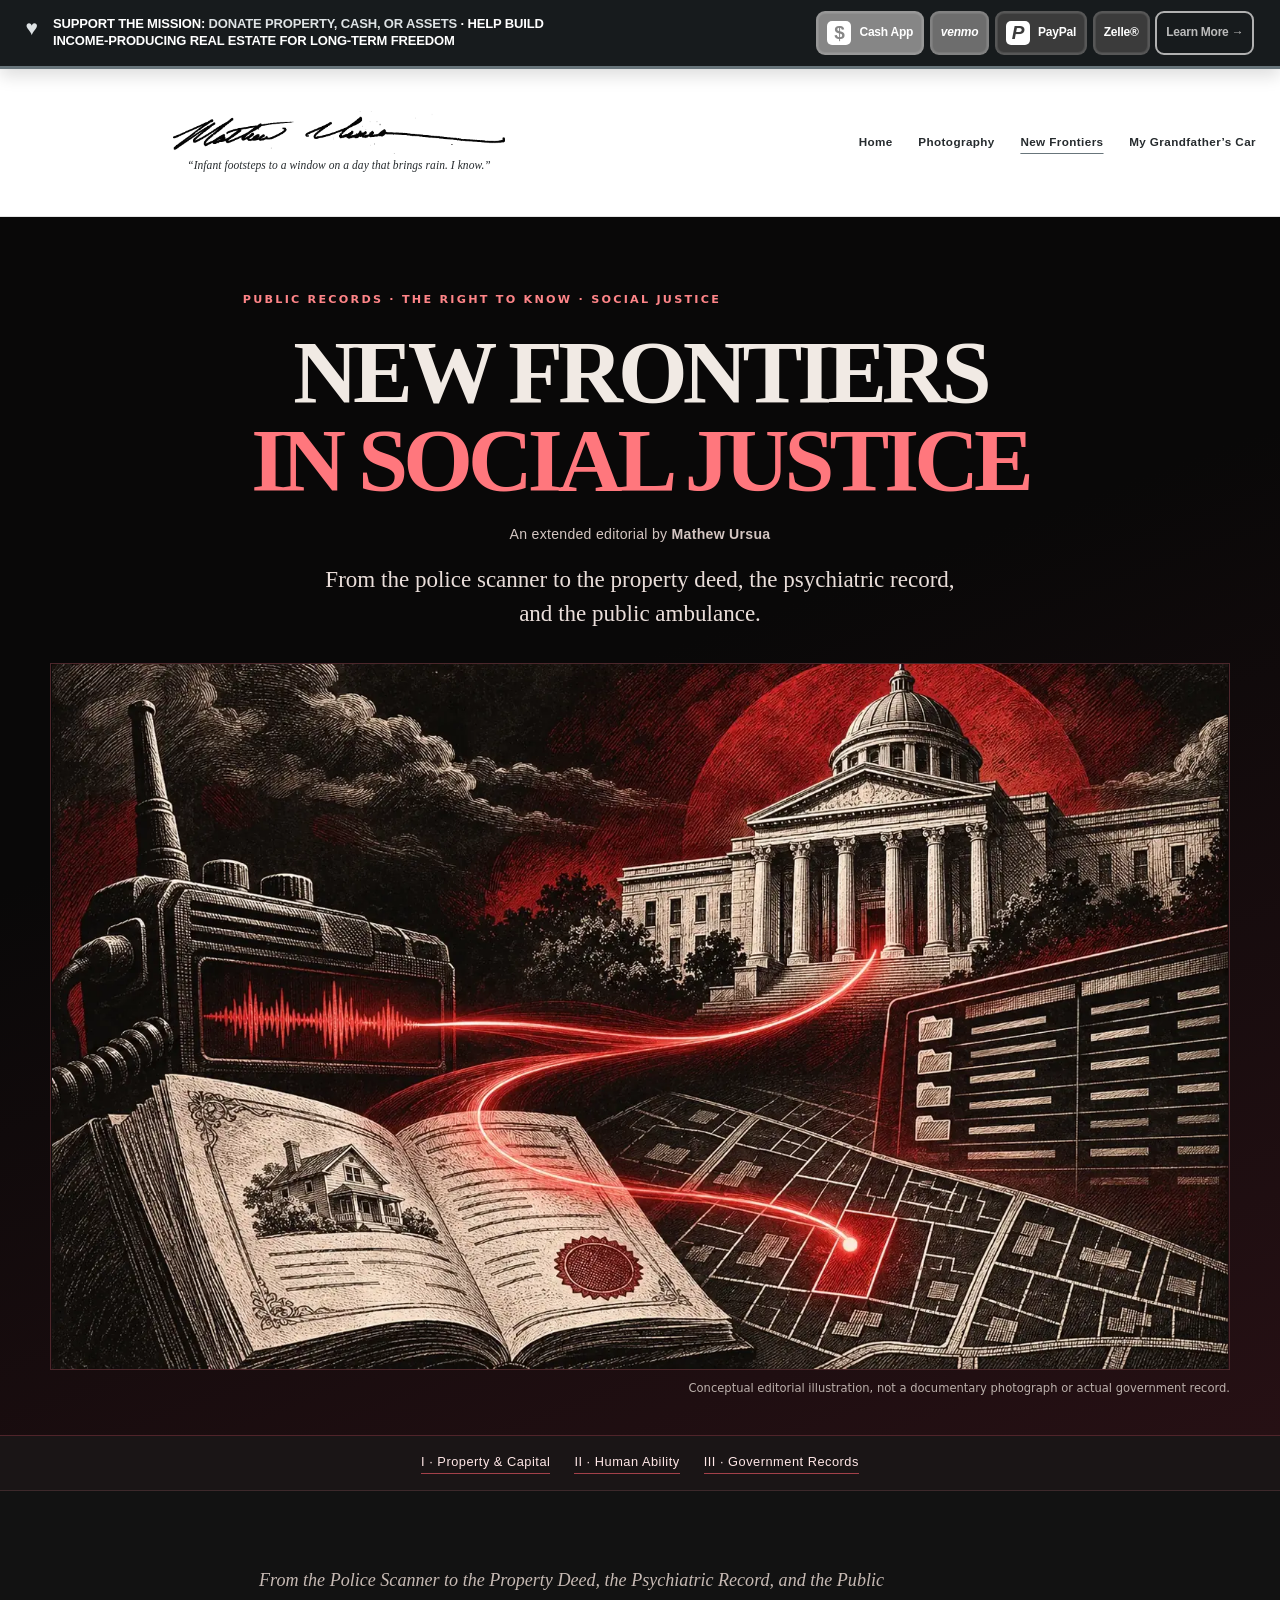
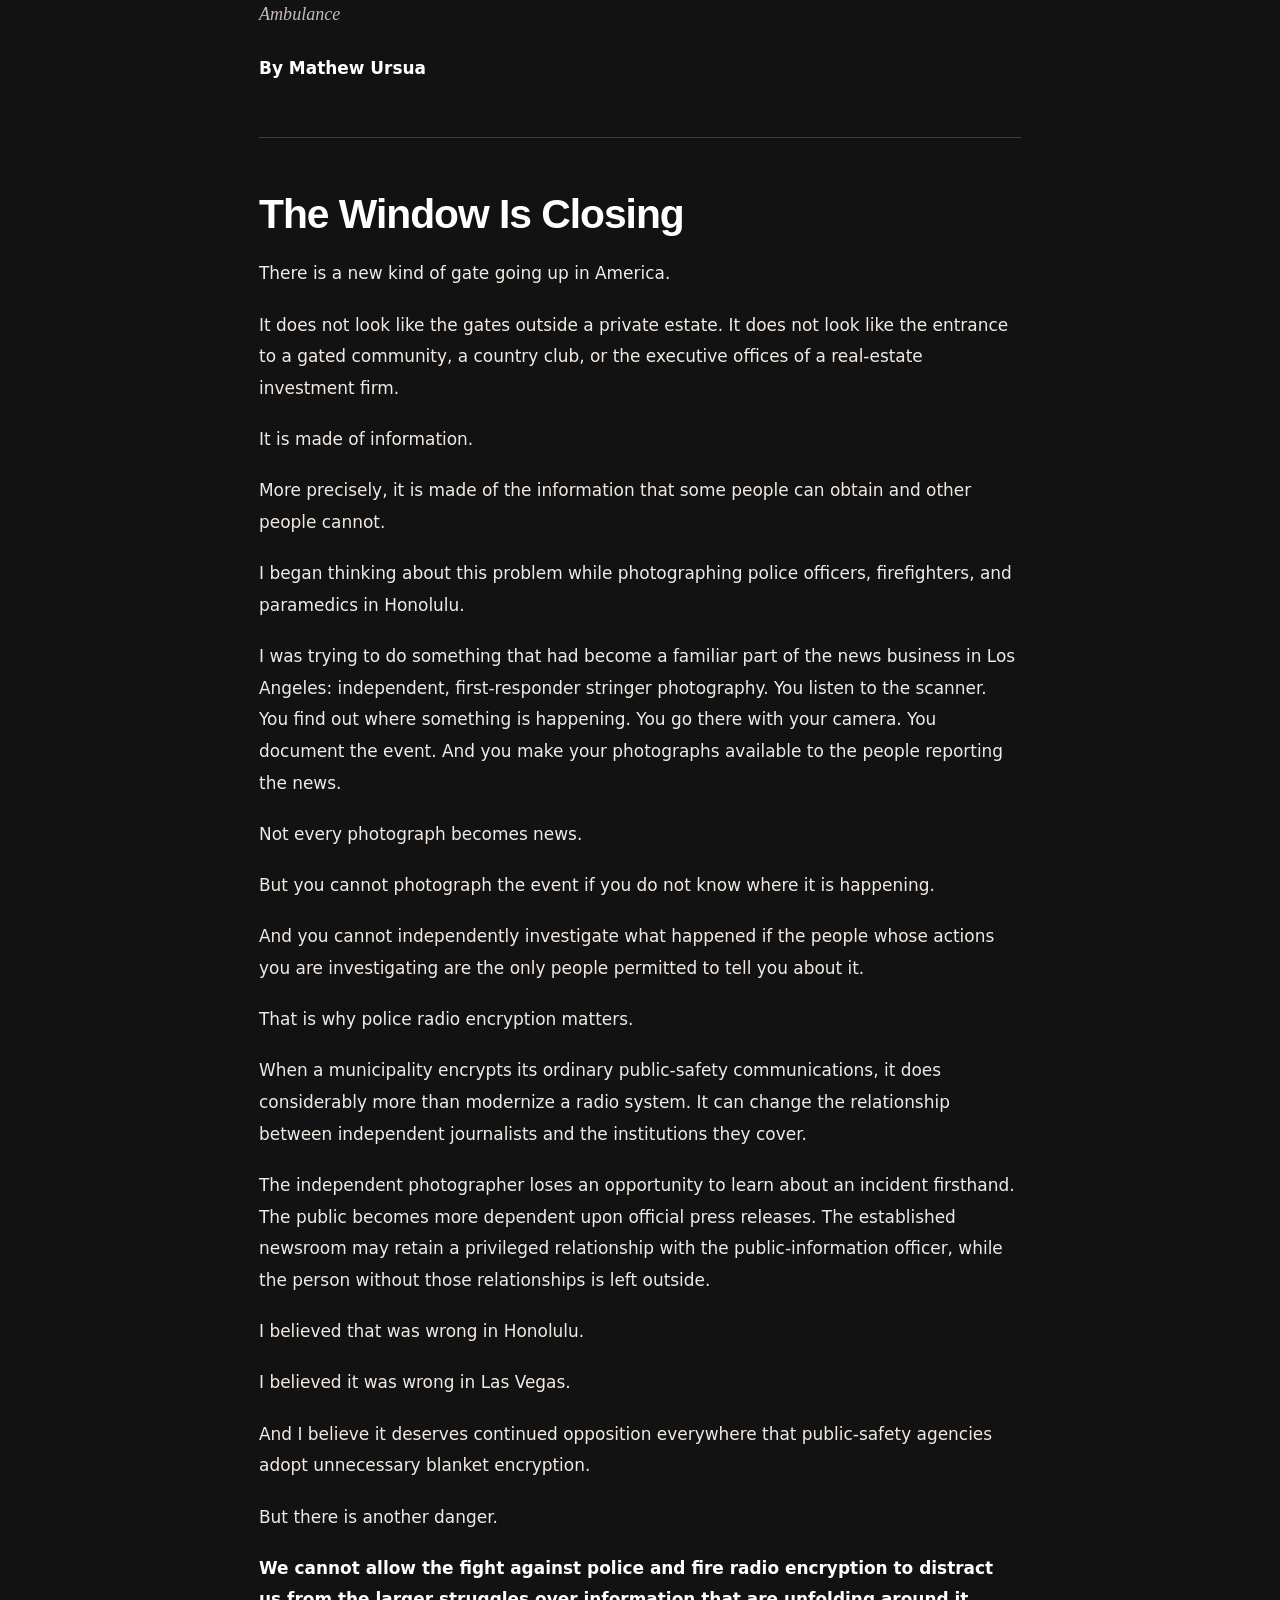
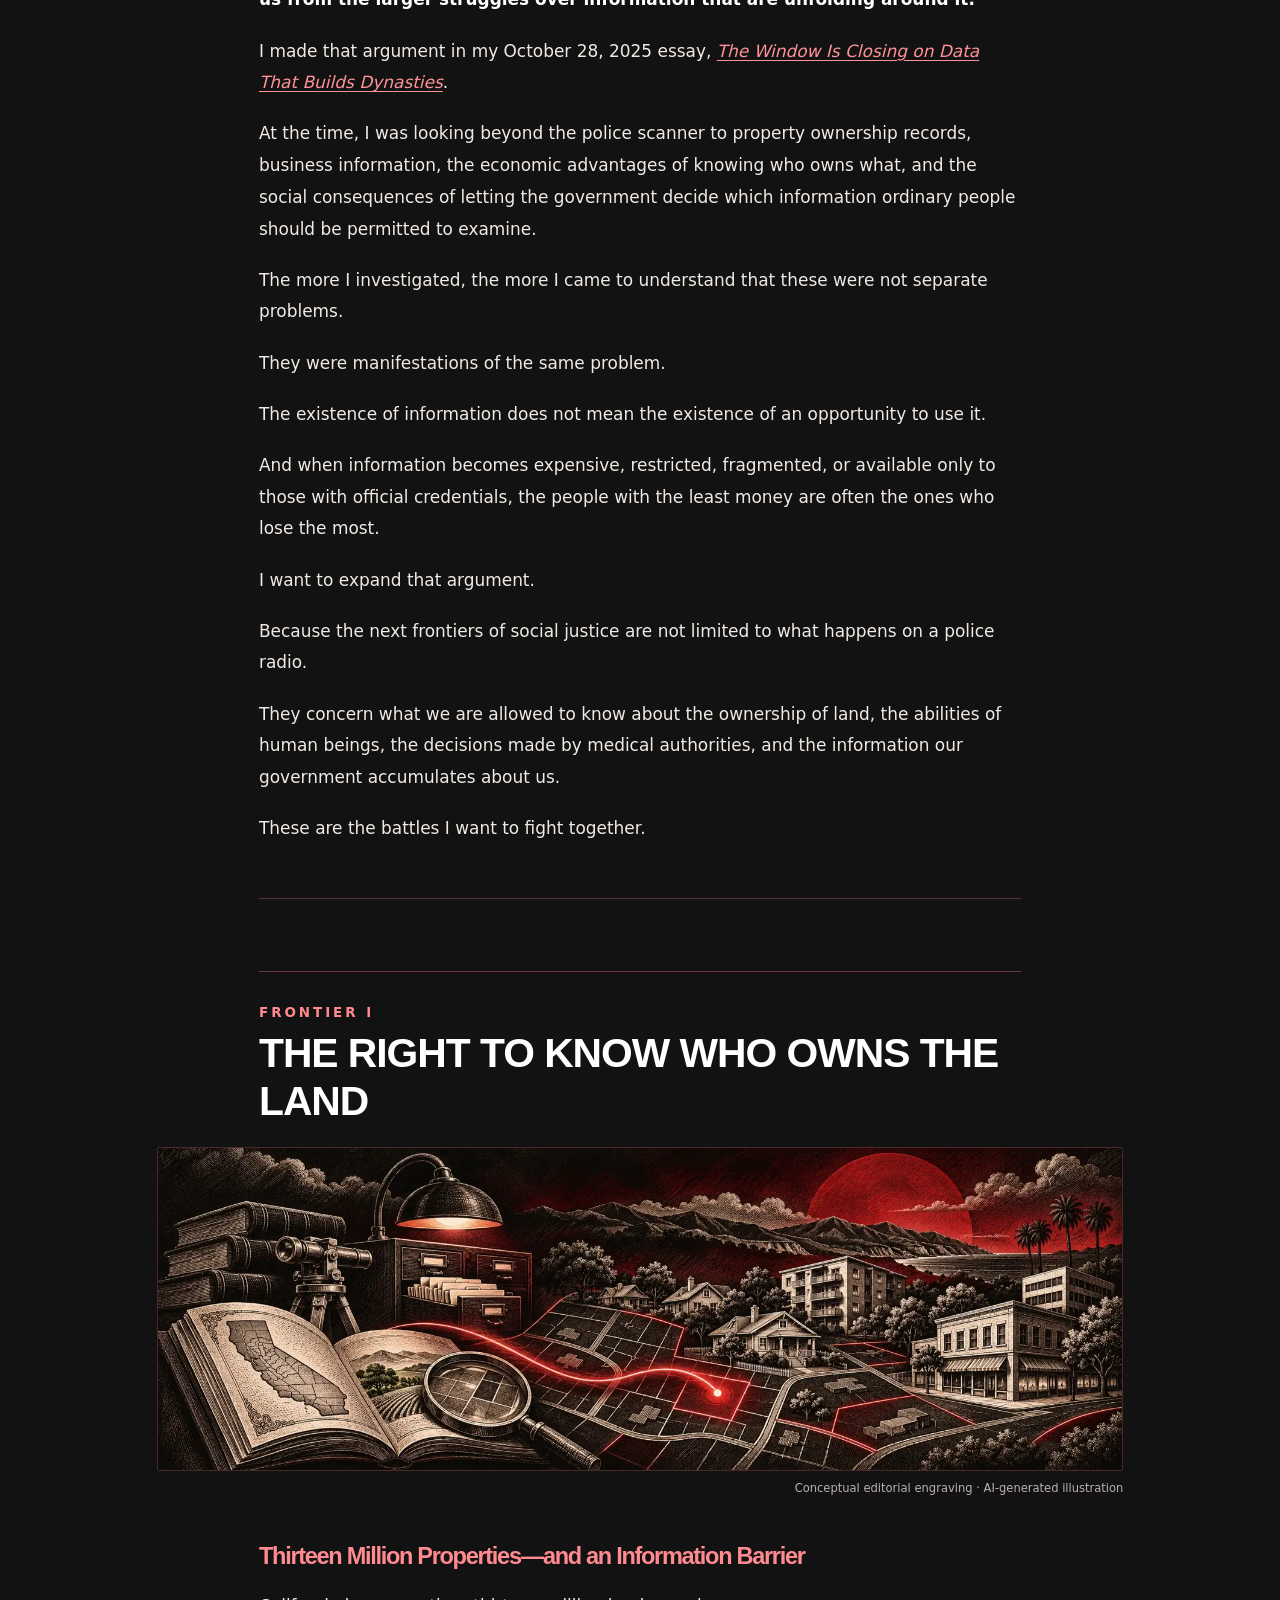
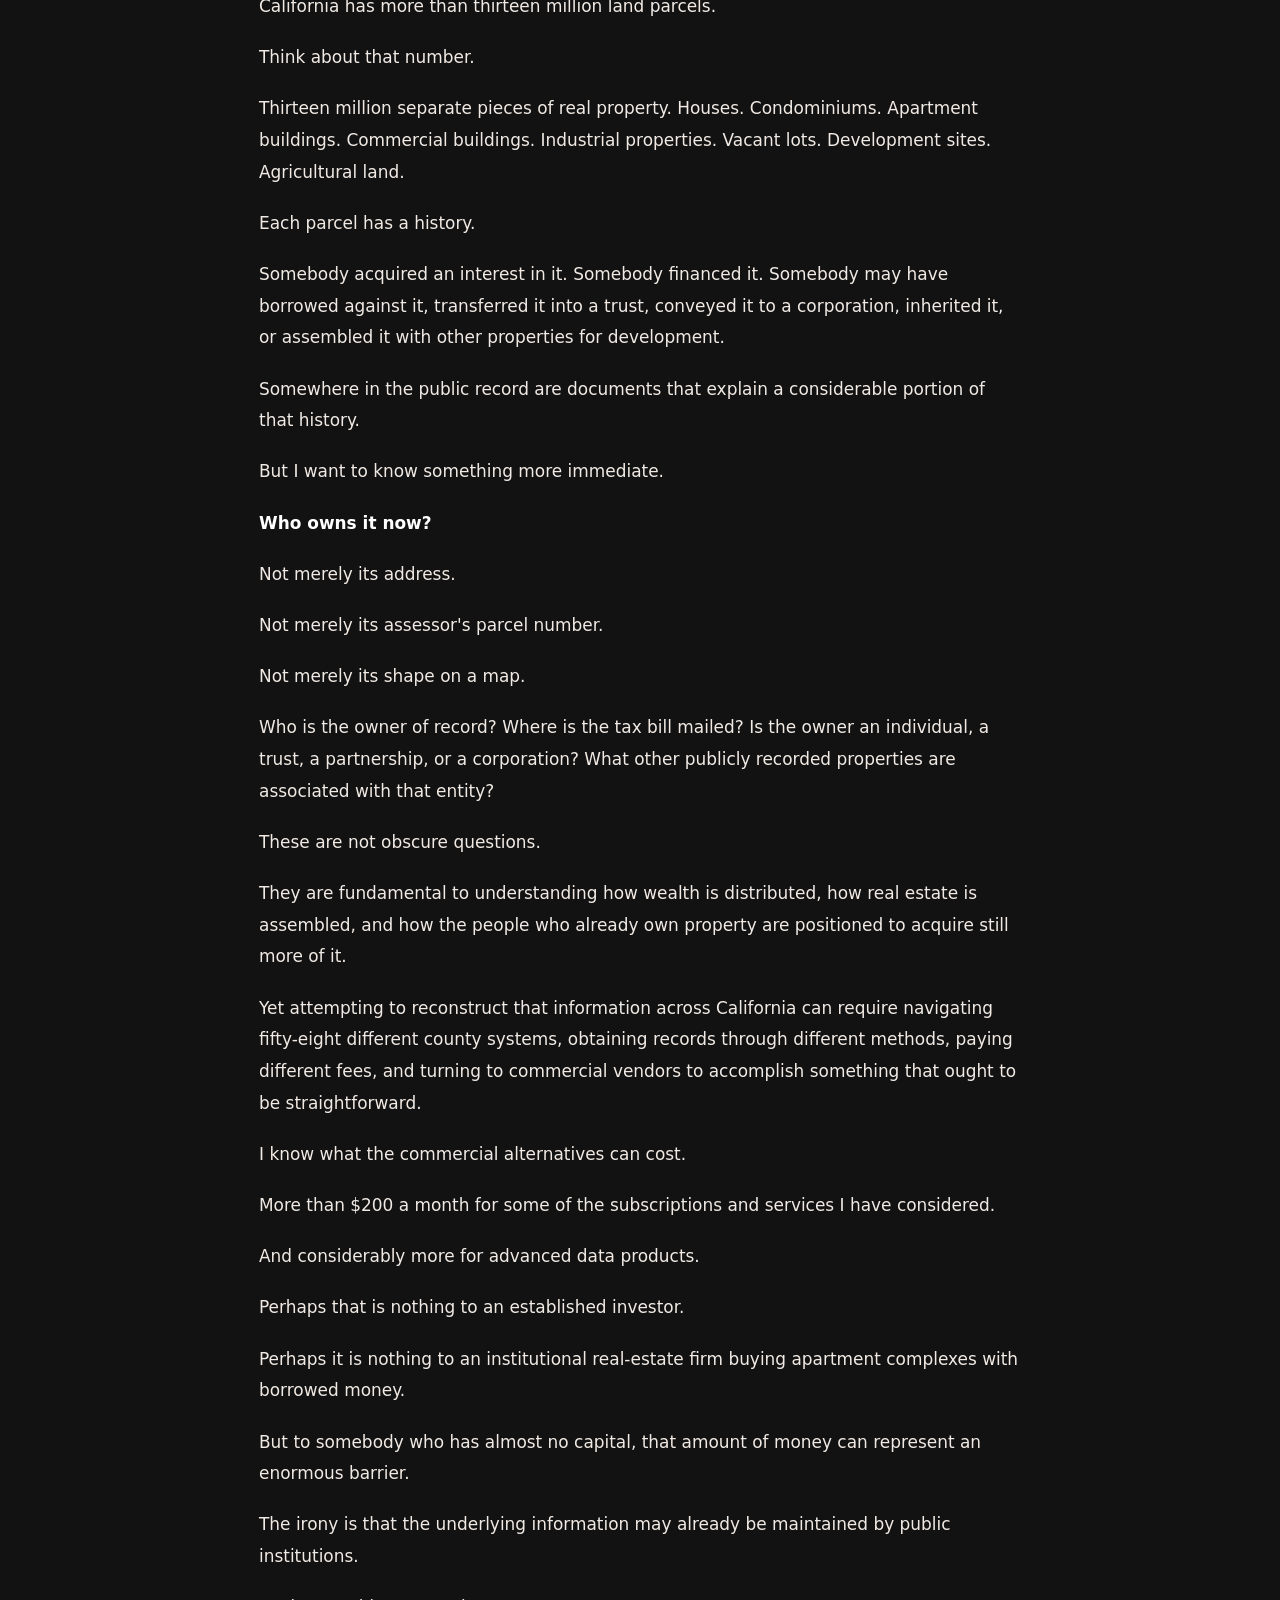
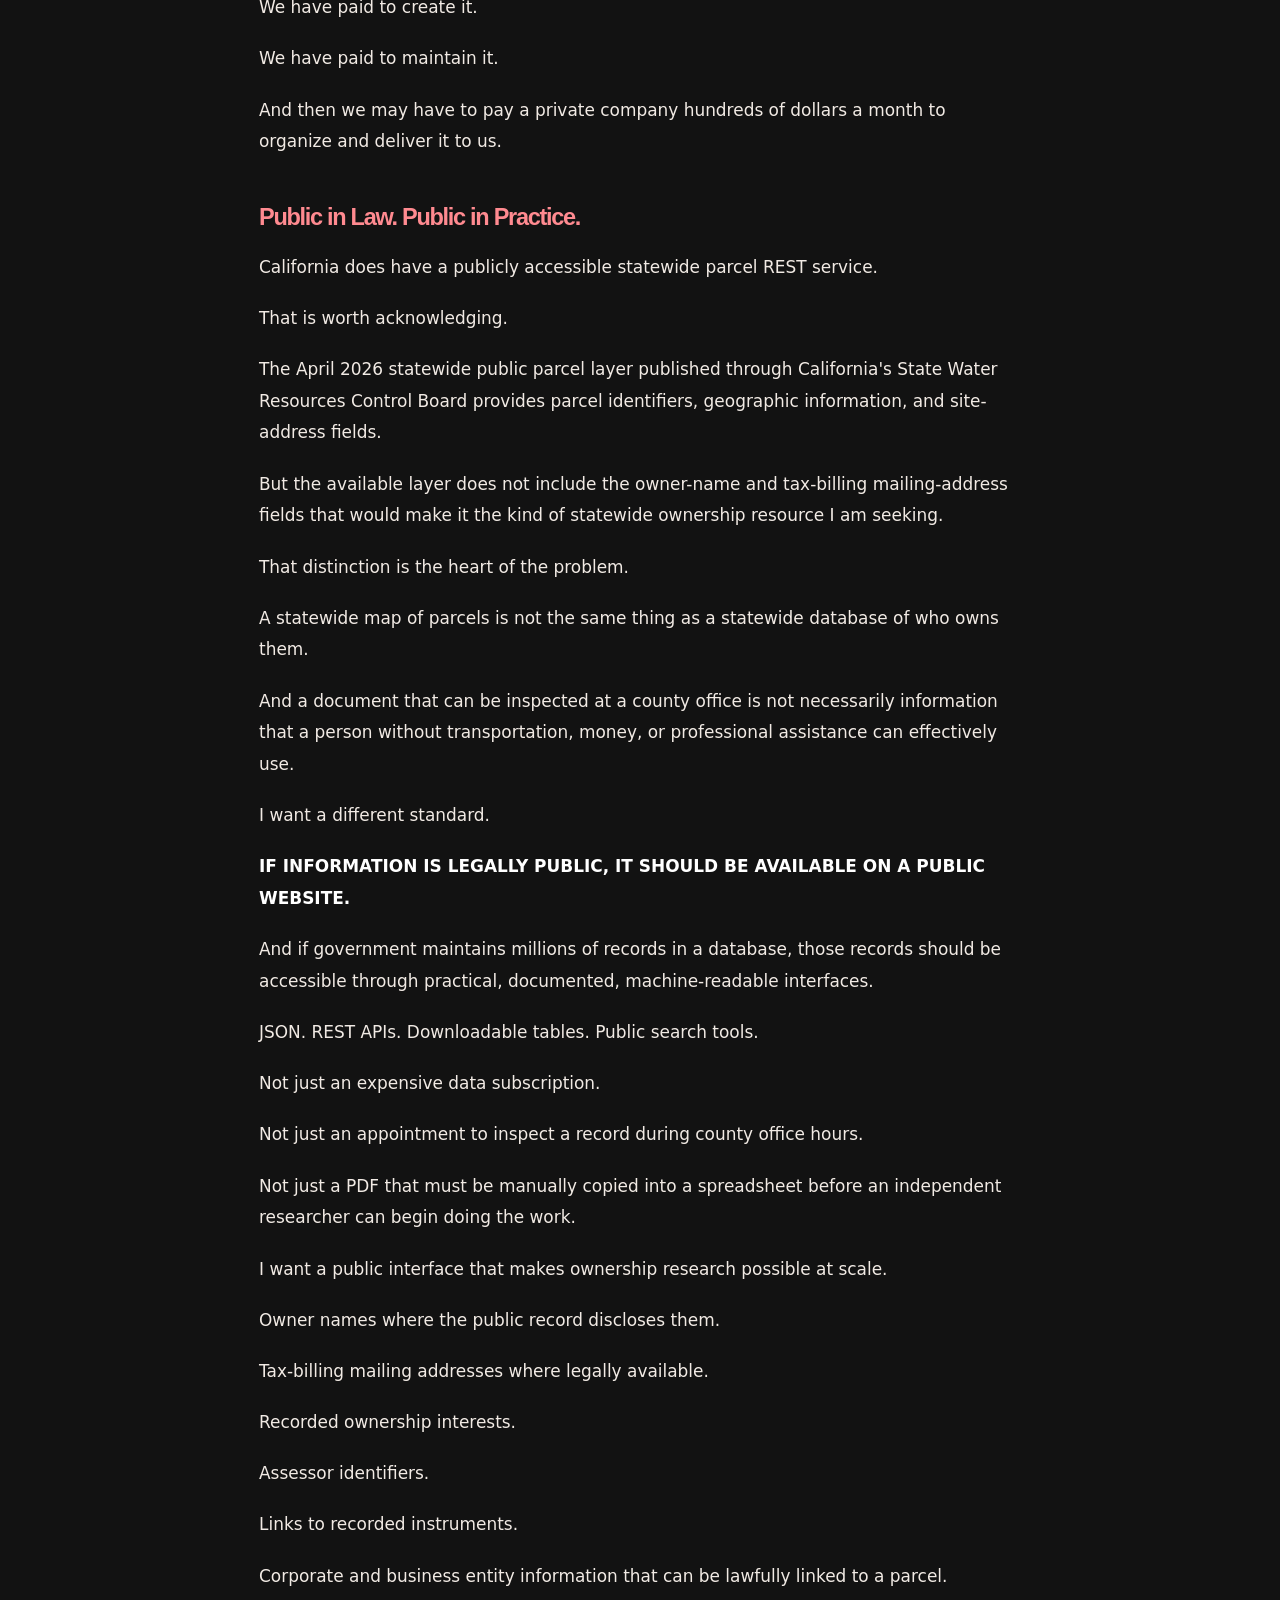
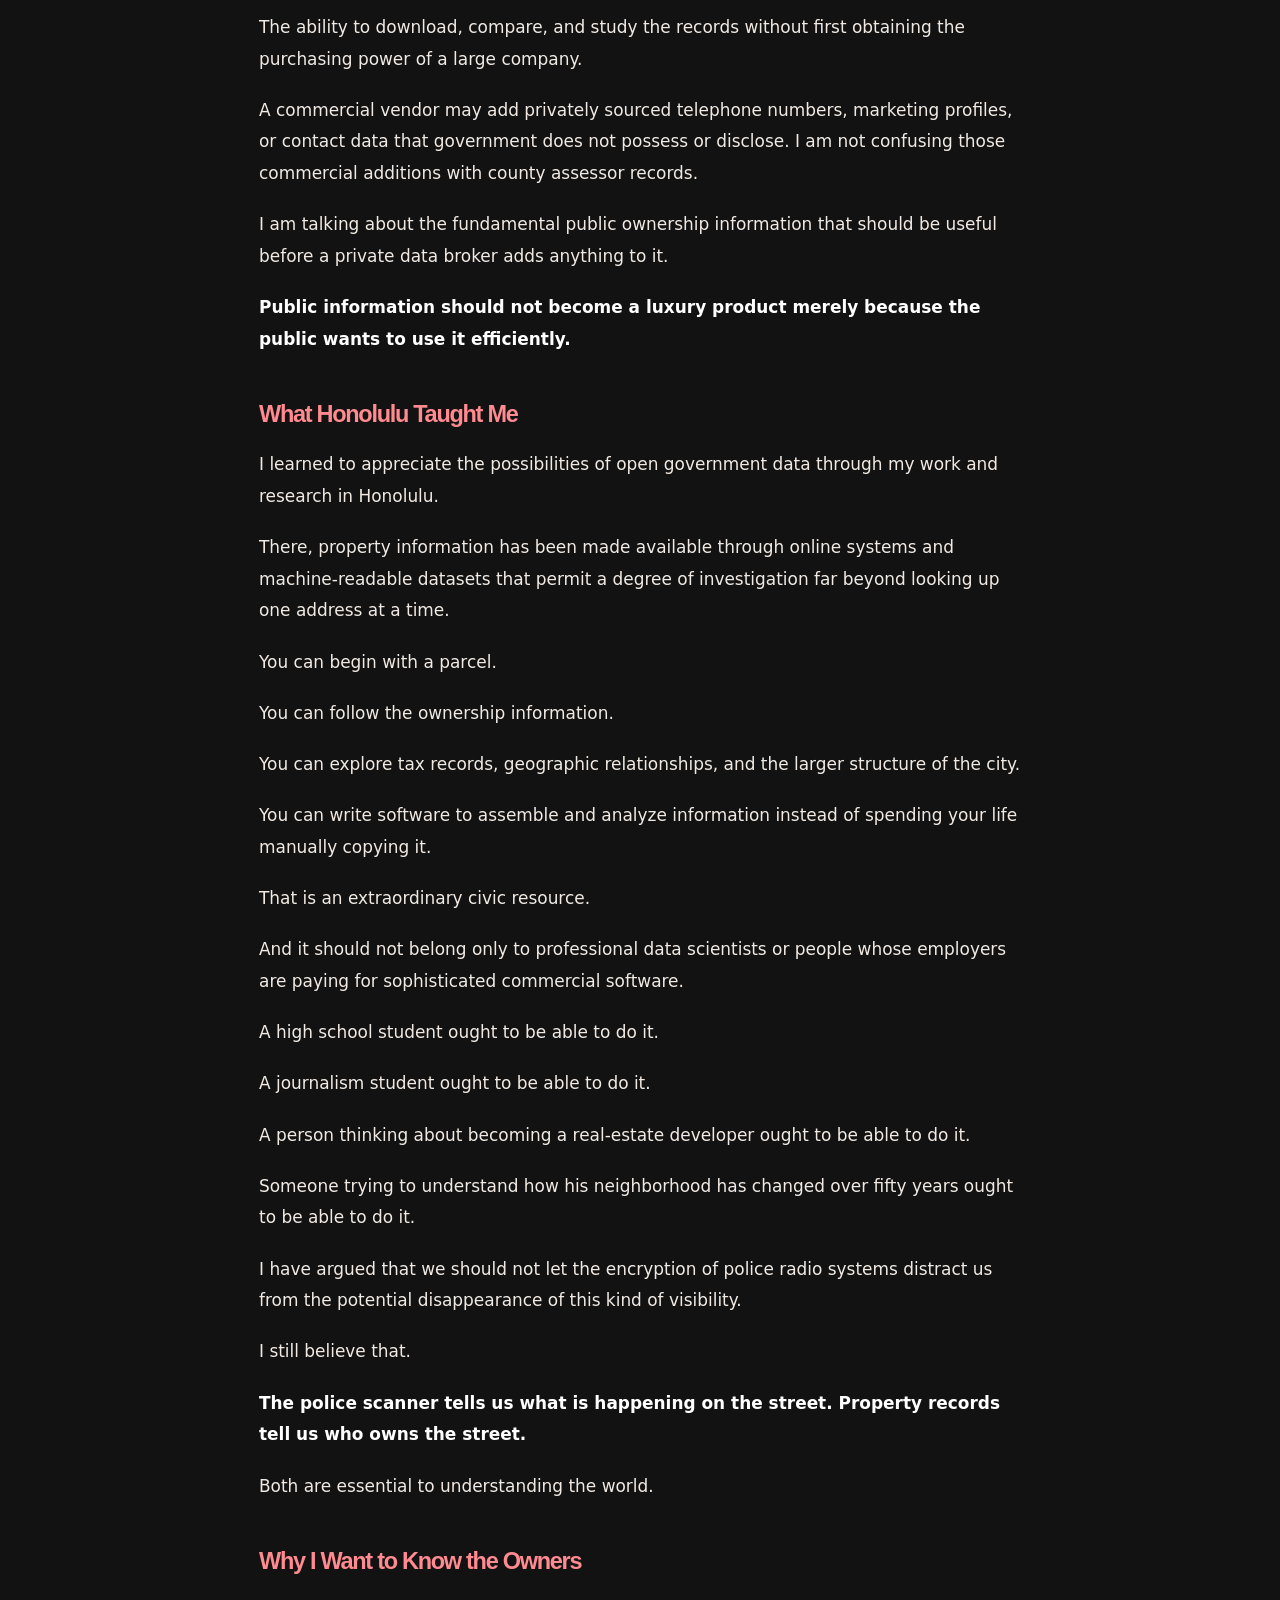
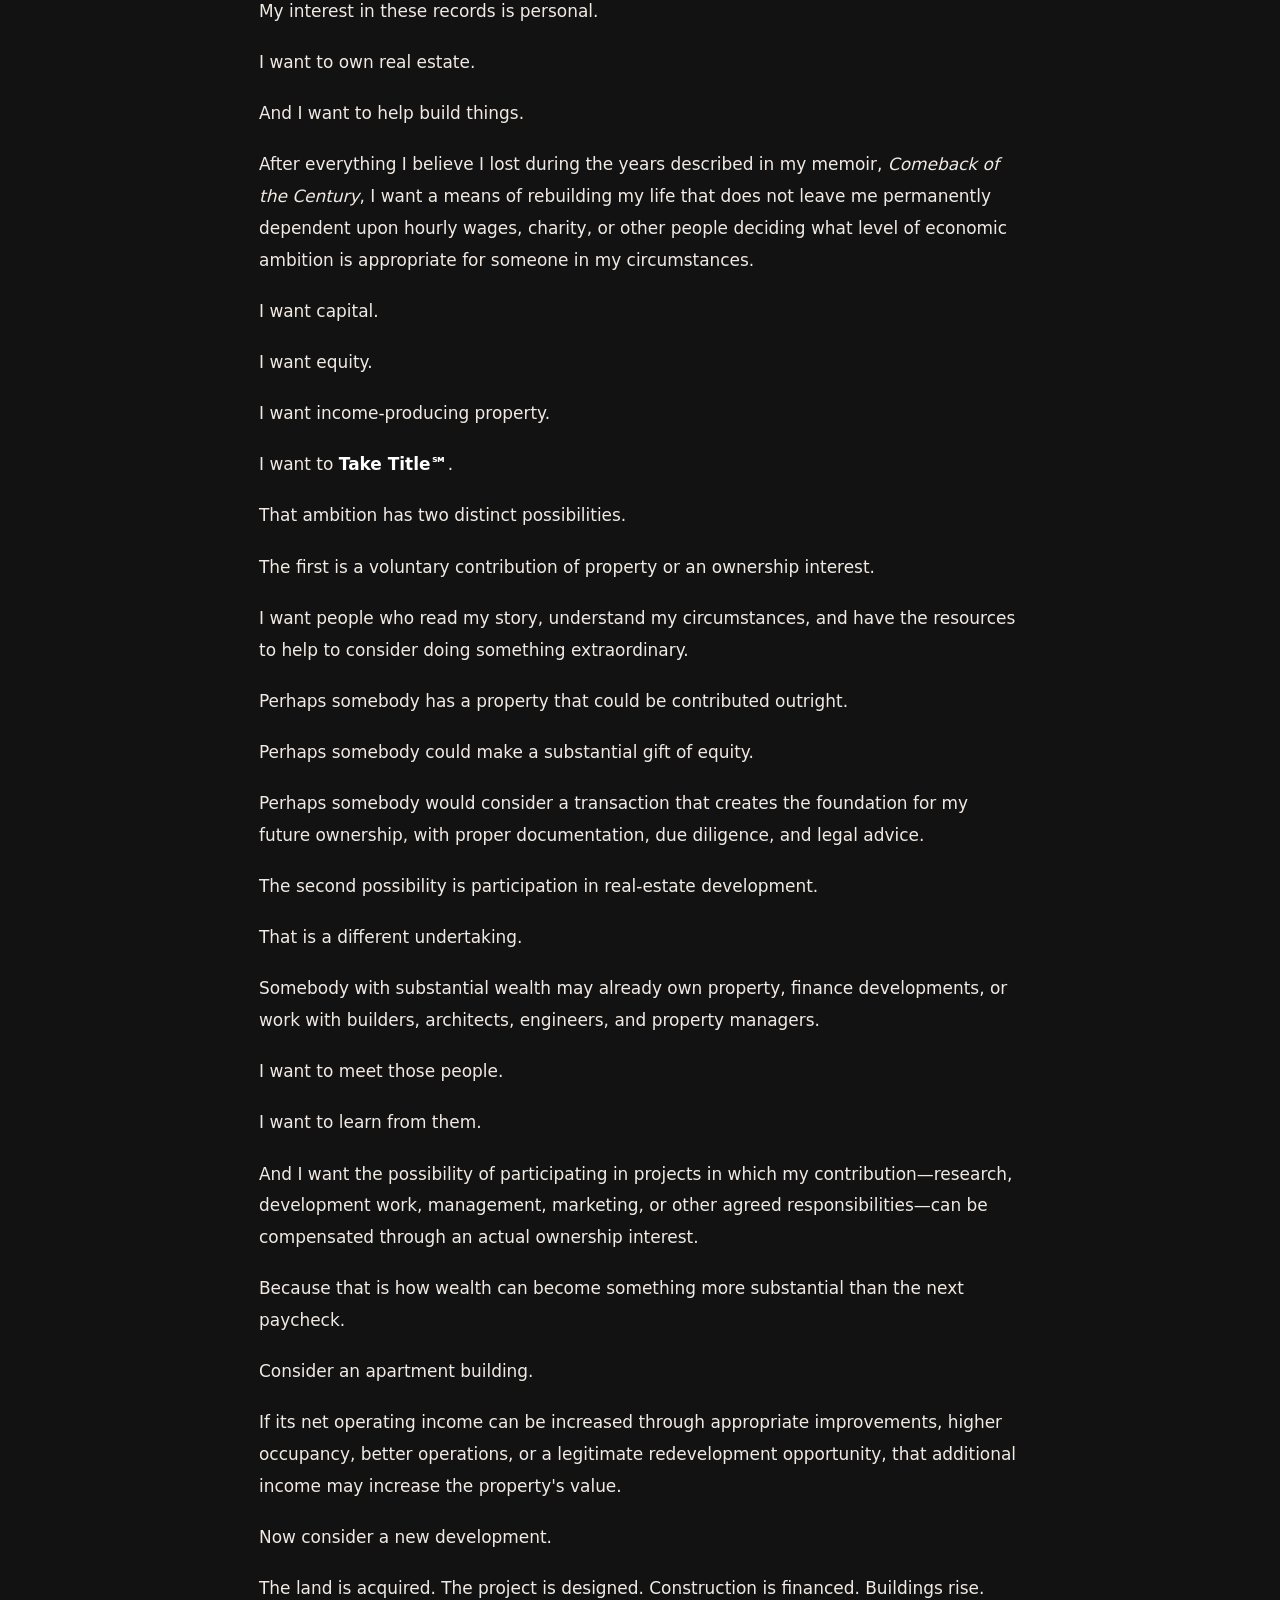
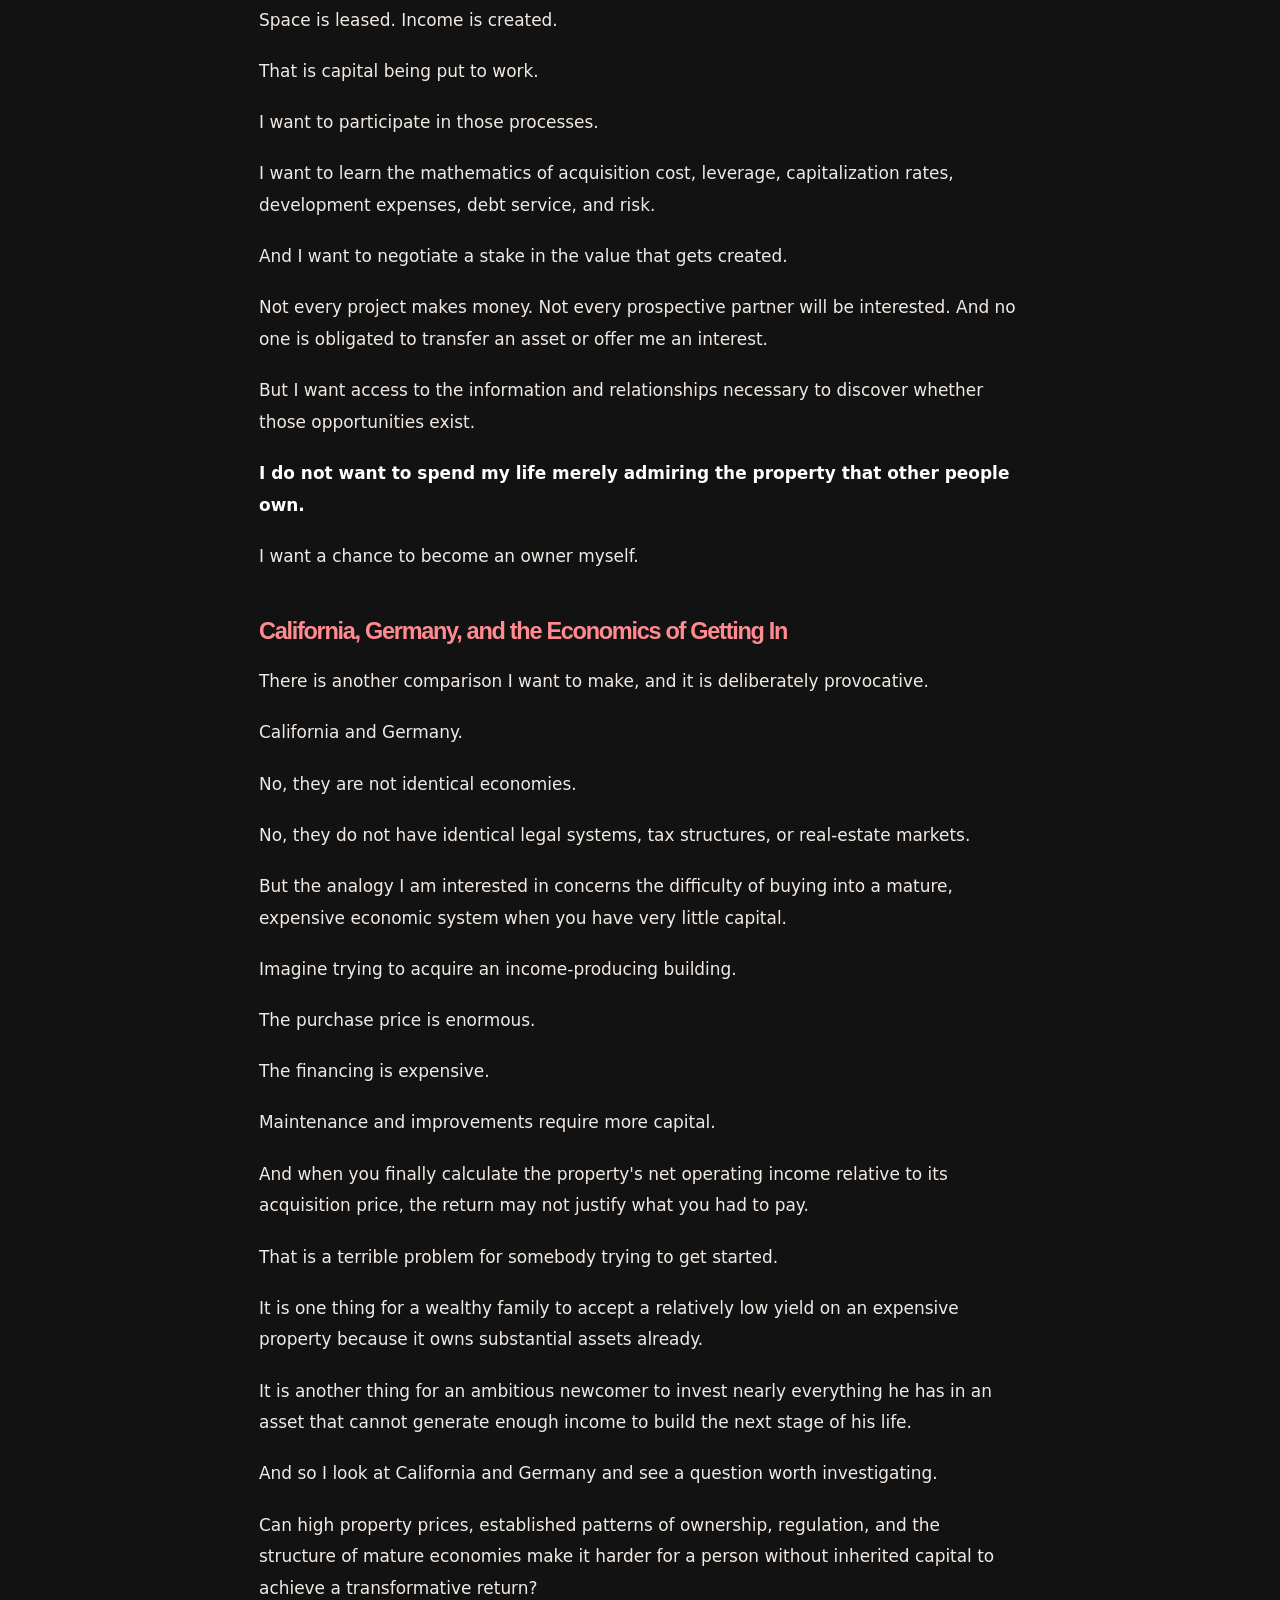
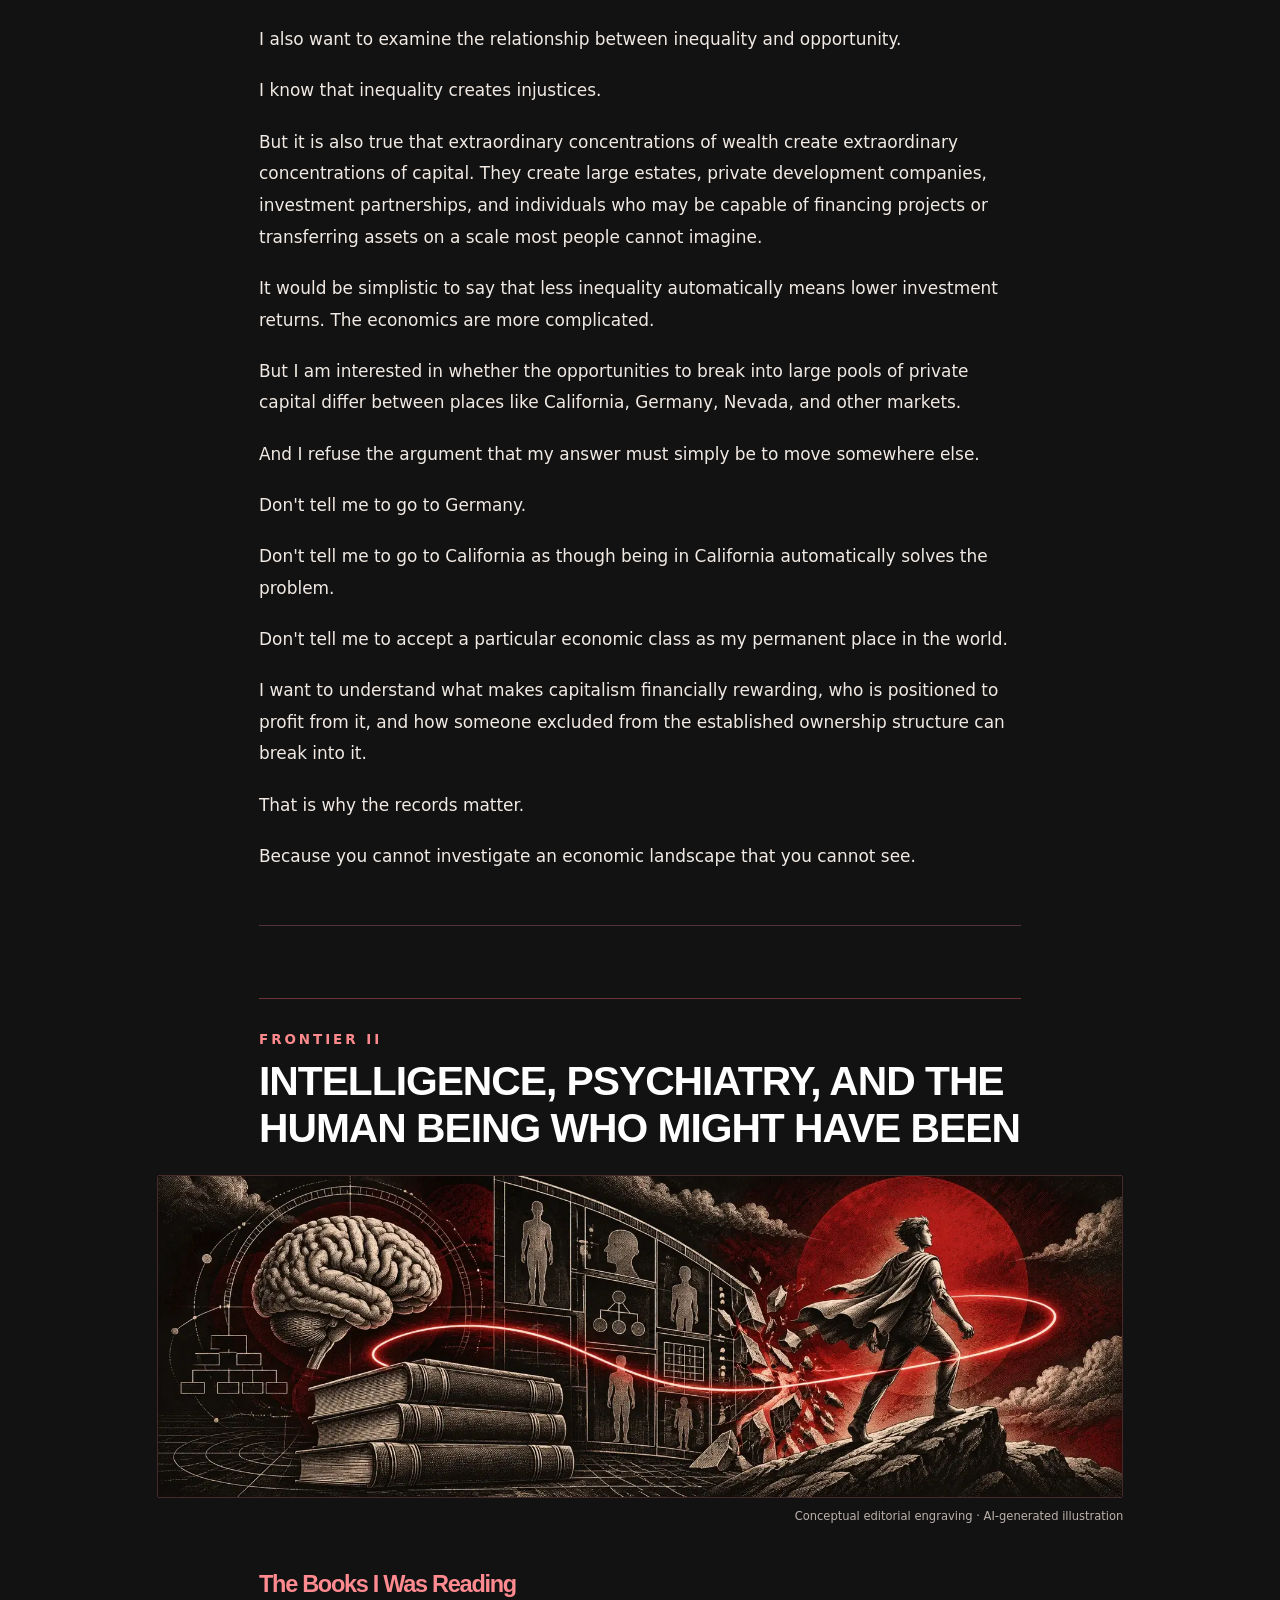
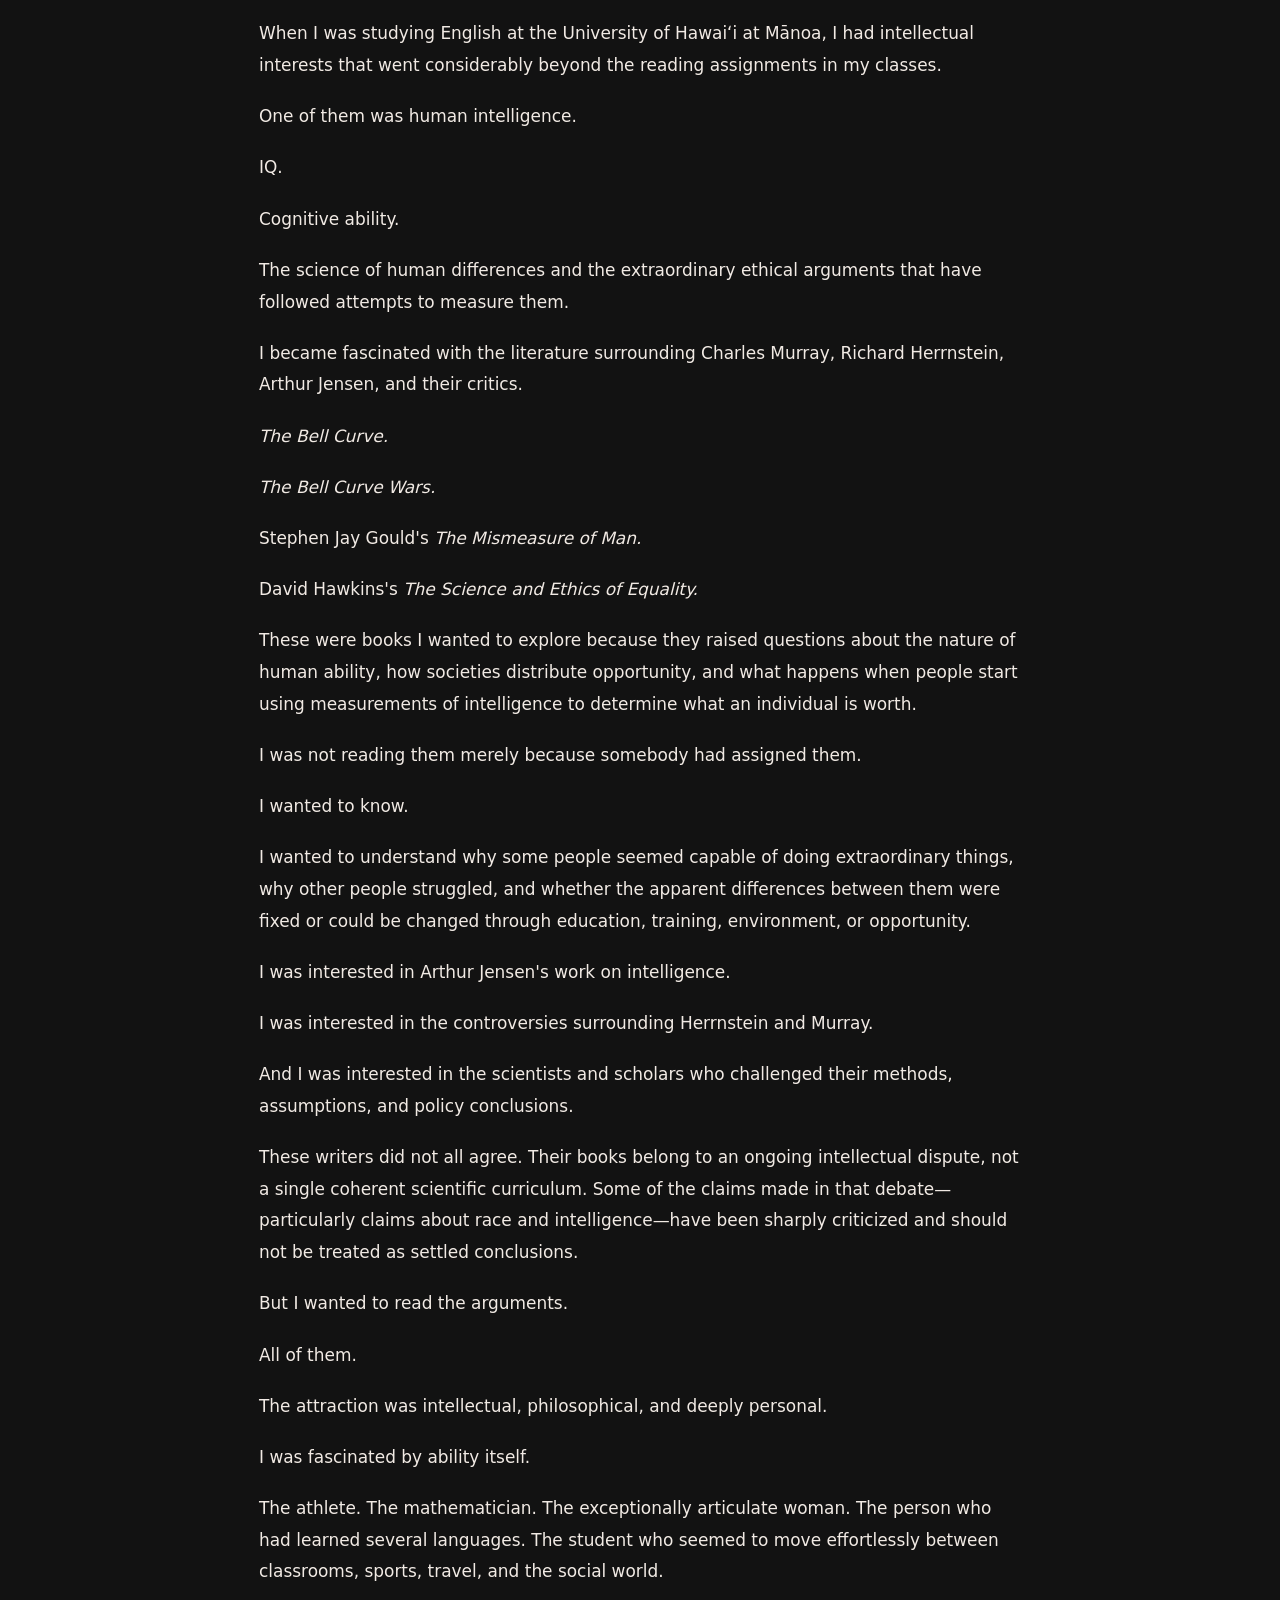
<file: new-frontiers-in-social-justice.html>
<!DOCTYPE html>
<html lang="en"><head>
<meta charset="utf-8"><meta name="viewport" content="width=device-width,initial-scale=1">
<title>New Frontiers in Social Justice | Mathew Ursua</title>
<meta name="description" content="Mathew Ursua on open property data, radio encryption, economic opportunity, psychiatric autonomy, and the future of medical and government transparency.">
<meta name="theme-color" content="#121212">
<link rel="canonical" href="https://mathewursua.com/new-frontiers-in-social-justice.html">
<link rel="icon" href="/favicon.ico" type="image/x-icon">
<meta property="og:type" content="article"><meta property="og:title" content="New Frontiers in Social Justice — Mathew Ursua">
<meta property="og:description" content="Mathew Ursua on open property data, radio encryption, economic opportunity, psychiatric autonomy, and the future of medical and government transparency.">
<meta property="og:url" content="https://mathewursua.com/new-frontiers-in-social-justice.html">
<meta property="og:image" content="https://mathewursua.com/assets/illustrations/nf-hero-red-v01.webp">
<meta name="twitter:card" content="summary_large_image"><meta name="twitter:title" content="New Frontiers in Social Justice — Mathew Ursua">
<link href="assets/site.css" rel="stylesheet"><link href="assets/new-frontiers.css" rel="stylesheet">
<script type="application/ld+json">{"@context":"https://schema.org","@type":"Article","@id":"https://mathewursua.com/new-frontiers-in-social-justice.html#article","headline":"New Frontiers in Social Justice","description":"Mathew Ursua on open property data, radio encryption, economic opportunity, psychiatric autonomy, and the future of medical and government transparency.","author":{"@type":"Person","@id":"https://mathewursua.com/#person","name":"Mathew Ursua","url":"https://mathewursua.com/"},"mainEntityOfPage":"https://mathewursua.com/new-frontiers-in-social-justice.html","isPartOf":{"@id":"https://mathewursua.com/#website"},"inLanguage":"en-US","about":["public records","government transparency","open data","real estate ownership","medical privacy reform","freedom of information"]}</script>
<script defer src="assets/site.js"></script>
</head><body class="nf-body"><a class="skip" href="#main">Skip to content</a>
<aside aria-label="Support the mission" class="support-top"><div class="support-top__inner"><p class="support-top__message"><span aria-hidden="true" class="support-top__heart">♥</span><span class="support-top__copy">SUPPORT THE MISSION: <strong>DONATE PROPERTY, CASH, OR ASSETS</strong> · HELP BUILD INCOME-PRODUCING REAL ESTATE FOR LONG-TERM FREEDOM</span></p><nav aria-label="Ways to support" class="support-top__actions"><a class="support-top__button support-top__button--cash" href="donate.html"><span aria-hidden="true" class="support-top__icon support-top__icon--cash">$</span> Cash App</a><a class="support-top__button support-top__button--venmo" href="donate.html">venmo</a><a class="support-top__button support-top__button--paypal" href="donate.html"><span aria-hidden="true" class="support-top__icon support-top__icon--paypal">P</span> PayPal</a><a class="support-top__button support-top__button--zelle" href="donate.html">Zelle®</a><a class="support-top__button support-top__button--more" href="donate.html">Learn More →</a></nav></div></aside>
<header><div class="mast"><div class="mu-signature-lockup"><a aria-label="Mathew Ursua home" class="brand brand--signature" href="/"><img alt="Mathew Ursua signature" height="85" src="assets/signature-header.png" width="520"></a><p class="mu-signature-quote">“Infant footsteps to a window on a day that brings rain. I know.”</p></div><nav aria-label="Main navigation"><a href="/">Home</a><a href="portfolio.html">Photography</a><a aria-current="page" href="new-frontiers-in-social-justice.html">New Frontiers</a><a href="grandfathers-car.html">My Grandfather’s Car</a></nav></div></header>
<main class="nf-page" id="main">
<section class="nf-hero" aria-labelledby="nf-hero-heading"><div class="nf-hero-intro"><p class="nf-eyebrow">PUBLIC RECORDS · THE RIGHT TO KNOW · SOCIAL JUSTICE</p><h1 id="nf-hero-heading">NEW FRONTIERS<br><span>IN SOCIAL JUSTICE</span></h1><p class="nf-byline">An extended editorial by <strong>Mathew Ursua</strong></p><p class="nf-hero-deck">From the police scanner to the property deed, the psychiatric record, and the public ambulance.</p></div><figure class="nf-hero-art"><img src="assets/illustrations/nf-hero-red-v01.webp" width="1619" height="971" alt="Conceptual black-and-crimson editorial engraving connecting a police radio, property deed, cadastral map, government building, and public records with a red stream of information." fetchpriority="high" decoding="async"><figcaption>Conceptual editorial illustration, not a documentary photograph or actual government record.</figcaption></figure></section>
<div class="nf-internal-nav" aria-label="Page sections"><a href="#frontier-i">I · Property &amp; Capital</a><a href="#frontier-ii">II · Human Ability</a><a href="#frontier-iii">III · Government Records</a></div>
<article class="nf-article" aria-label="New Frontiers in Social Justice by Mathew Ursua">

<p><em>From the Police Scanner to the Property Deed, the Psychiatric Record, and the Public Ambulance</em></p>
<p><strong>By Mathew Ursua</strong></p>
<hr class="nf-rule"/>
<h2>The Window Is Closing</h2>
<p>There is a new kind of gate going up in America.</p>
<p>It does not look like the gates outside a private estate. It does not look like the entrance to a gated community, a country club, or the executive offices of a real-estate investment firm.</p>
<p>It is made of information.</p>
<p>More precisely, it is made of the information that some people can obtain and other people cannot.</p>
<p>I began thinking about this problem while photographing police officers, firefighters, and paramedics in Honolulu.</p>
<p>I was trying to do something that had become a familiar part of the news business in Los Angeles: independent, first-responder stringer photography. You listen to the scanner. You find out where something is happening. You go there with your camera. You document the event. And you make your photographs available to the people reporting the news.</p>
<p>Not every photograph becomes news.</p>
<p>But you cannot photograph the event if you do not know where it is happening.</p>
<p>And you cannot independently investigate what happened if the people whose actions you are investigating are the only people permitted to tell you about it.</p>
<p>That is why police radio encryption matters.</p>
<p>When a municipality encrypts its ordinary public-safety communications, it does considerably more than modernize a radio system. It can change the relationship between independent journalists and the institutions they cover.</p>
<p>The independent photographer loses an opportunity to learn about an incident firsthand. The public becomes more dependent upon official press releases. The established newsroom may retain a privileged relationship with the public-information officer, while the person without those relationships is left outside.</p>
<p>I believed that was wrong in Honolulu.</p>
<p>I believed it was wrong in Las Vegas.</p>
<p>And I believe it deserves continued opposition everywhere that public-safety agencies adopt unnecessary blanket encryption.</p>
<p>But there is another danger.</p>
<p><strong>We cannot allow the fight against police and fire radio encryption to distract us from the larger struggles over information that are unfolding around it.</strong></p>
<p>I made that argument in my October 28, 2025 essay, <a href="https://meantforbrains.wordpress.com/2025/10/28/the-window-is-closing-on-data-that-builds-dynasties/"><em>The Window Is Closing on Data That Builds Dynasties</em></a>.</p>
<p>At the time, I was looking beyond the police scanner to property ownership records, business information, the economic advantages of knowing who owns what, and the social consequences of letting the government decide which information ordinary people should be permitted to examine.</p>
<p>The more I investigated, the more I came to understand that these were not separate problems.</p>
<p>They were manifestations of the same problem.</p>
<p>The existence of information does not mean the existence of an opportunity to use it.</p>
<p>And when information becomes expensive, restricted, fragmented, or available only to those with official credentials, the people with the least money are often the ones who lose the most.</p>
<p>I want to expand that argument.</p>
<p>Because the next frontiers of social justice are not limited to what happens on a police radio.</p>
<p>They concern what we are allowed to know about the ownership of land, the abilities of human beings, the decisions made by medical authorities, and the information our government accumulates about us.</p>
<p>These are the battles I want to fight together.</p>
<hr class="nf-rule"/>
<h1 class="nf-chapter-kicker" id="frontier-i">FRONTIER I</h1>
<h2>THE RIGHT TO KNOW WHO OWNS THE LAND</h2><figure class="nf-chapter-art"><img alt="Crimson-and-black editorial illustration of California parcels, real-estate buildings, and public ownership research." decoding="async" height="724" loading="lazy" src="assets/illustrations/nf-property-red-v01.webp" width="2172"/><figcaption>Conceptual editorial engraving · AI-generated illustration</figcaption></figure>
<h3>Thirteen Million Properties—and an Information Barrier</h3>
<p>California has more than thirteen million land parcels.</p>
<p>Think about that number.</p>
<p>Thirteen million separate pieces of real property. Houses. Condominiums. Apartment buildings. Commercial buildings. Industrial properties. Vacant lots. Development sites. Agricultural land.</p>
<p>Each parcel has a history.</p>
<p>Somebody acquired an interest in it. Somebody financed it. Somebody may have borrowed against it, transferred it into a trust, conveyed it to a corporation, inherited it, or assembled it with other properties for development.</p>
<p>Somewhere in the public record are documents that explain a considerable portion of that history.</p>
<p>But I want to know something more immediate.</p>
<p><strong>Who owns it now?</strong></p>
<p>Not merely its address.</p>
<p>Not merely its assessor's parcel number.</p>
<p>Not merely its shape on a map.</p>
<p>Who is the owner of record? Where is the tax bill mailed? Is the owner an individual, a trust, a partnership, or a corporation? What other publicly recorded properties are associated with that entity?</p>
<p>These are not obscure questions.</p>
<p>They are fundamental to understanding how wealth is distributed, how real estate is assembled, and how the people who already own property are positioned to acquire still more of it.</p>
<p>Yet attempting to reconstruct that information across California can require navigating fifty-eight different county systems, obtaining records through different methods, paying different fees, and turning to commercial vendors to accomplish something that ought to be straightforward.</p>
<p>I know what the commercial alternatives can cost.</p>
<p>More than $200 a month for some of the subscriptions and services I have considered.</p>
<p>And considerably more for advanced data products.</p>
<p>Perhaps that is nothing to an established investor.</p>
<p>Perhaps it is nothing to an institutional real-estate firm buying apartment complexes with borrowed money.</p>
<p>But to somebody who has almost no capital, that amount of money can represent an enormous barrier.</p>
<p>The irony is that the underlying information may already be maintained by public institutions.</p>
<p>We have paid to create it.</p>
<p>We have paid to maintain it.</p>
<p>And then we may have to pay a private company hundreds of dollars a month to organize and deliver it to us.</p>
<h3>Public in Law. Public in Practice.</h3>
<p>California does have a publicly accessible statewide parcel REST service.</p>
<p>That is worth acknowledging.</p>
<p>The April 2026 statewide public parcel layer published through California's State Water Resources Control Board provides parcel identifiers, geographic information, and site-address fields.</p>
<p>But the available layer does not include the owner-name and tax-billing mailing-address fields that would make it the kind of statewide ownership resource I am seeking.</p>
<p>That distinction is the heart of the problem.</p>
<p>A statewide map of parcels is not the same thing as a statewide database of who owns them.</p>
<p>And a document that can be inspected at a county office is not necessarily information that a person without transportation, money, or professional assistance can effectively use.</p>
<p>I want a different standard.</p>
<p><strong>IF INFORMATION IS LEGALLY PUBLIC, IT SHOULD BE AVAILABLE ON A PUBLIC WEBSITE.</strong></p>
<p>And if government maintains millions of records in a database, those records should be accessible through practical, documented, machine-readable interfaces.</p>
<p>JSON. REST APIs. Downloadable tables. Public search tools.</p>
<p>Not just an expensive data subscription.</p>
<p>Not just an appointment to inspect a record during county office hours.</p>
<p>Not just a PDF that must be manually copied into a spreadsheet before an independent researcher can begin doing the work.</p>
<p>I want a public interface that makes ownership research possible at scale.</p>
<p>Owner names where the public record discloses them.</p>
<p>Tax-billing mailing addresses where legally available.</p>
<p>Recorded ownership interests.</p>
<p>Assessor identifiers.</p>
<p>Links to recorded instruments.</p>
<p>Corporate and business entity information that can be lawfully linked to a parcel.</p>
<p>The ability to download, compare, and study the records without first obtaining the purchasing power of a large company.</p>
<p>A commercial vendor may add privately sourced telephone numbers, marketing profiles, or contact data that government does not possess or disclose. I am not confusing those commercial additions with county assessor records.</p>
<p>I am talking about the fundamental public ownership information that should be useful before a private data broker adds anything to it.</p>
<p><strong>Public information should not become a luxury product merely because the public wants to use it efficiently.</strong></p>
<h3>What Honolulu Taught Me</h3>
<p>I learned to appreciate the possibilities of open government data through my work and research in Honolulu.</p>
<p>There, property information has been made available through online systems and machine-readable datasets that permit a degree of investigation far beyond looking up one address at a time.</p>
<p>You can begin with a parcel.</p>
<p>You can follow the ownership information.</p>
<p>You can explore tax records, geographic relationships, and the larger structure of the city.</p>
<p>You can write software to assemble and analyze information instead of spending your life manually copying it.</p>
<p>That is an extraordinary civic resource.</p>
<p>And it should not belong only to professional data scientists or people whose employers are paying for sophisticated commercial software.</p>
<p>A high school student ought to be able to do it.</p>
<p>A journalism student ought to be able to do it.</p>
<p>A person thinking about becoming a real-estate developer ought to be able to do it.</p>
<p>Someone trying to understand how his neighborhood has changed over fifty years ought to be able to do it.</p>
<p>I have argued that we should not let the encryption of police radio systems distract us from the potential disappearance of this kind of visibility.</p>
<p>I still believe that.</p>
<p><strong>The police scanner tells us what is happening on the street. Property records tell us who owns the street.</strong></p>
<p>Both are essential to understanding the world.</p>
<h3>Why I Want to Know the Owners</h3>
<p>My interest in these records is personal.</p>
<p>I want to own real estate.</p>
<p>And I want to help build things.</p>
<p>After everything I believe I lost during the years described in my memoir, <em>Comeback of the Century</em>, I want a means of rebuilding my life that does not leave me permanently dependent upon hourly wages, charity, or other people deciding what level of economic ambition is appropriate for someone in my circumstances.</p>
<p>I want capital.</p>
<p>I want equity.</p>
<p>I want income-producing property.</p>
<p>I want to <strong>Take Title℠</strong>.</p>
<p>That ambition has two distinct possibilities.</p>
<p>The first is a voluntary contribution of property or an ownership interest.</p>
<p>I want people who read my story, understand my circumstances, and have the resources to help to consider doing something extraordinary.</p>
<p>Perhaps somebody has a property that could be contributed outright.</p>
<p>Perhaps somebody could make a substantial gift of equity.</p>
<p>Perhaps somebody would consider a transaction that creates the foundation for my future ownership, with proper documentation, due diligence, and legal advice.</p>
<p>The second possibility is participation in real-estate development.</p>
<p>That is a different undertaking.</p>
<p>Somebody with substantial wealth may already own property, finance developments, or work with builders, architects, engineers, and property managers.</p>
<p>I want to meet those people.</p>
<p>I want to learn from them.</p>
<p>And I want the possibility of participating in projects in which my contribution—research, development work, management, marketing, or other agreed responsibilities—can be compensated through an actual ownership interest.</p>
<p>Because that is how wealth can become something more substantial than the next paycheck.</p>
<p>Consider an apartment building.</p>
<p>If its net operating income can be increased through appropriate improvements, higher occupancy, better operations, or a legitimate redevelopment opportunity, that additional income may increase the property's value.</p>
<p>Now consider a new development.</p>
<p>The land is acquired. The project is designed. Construction is financed. Buildings rise. Space is leased. Income is created.</p>
<p>That is capital being put to work.</p>
<p>I want to participate in those processes.</p>
<p>I want to learn the mathematics of acquisition cost, leverage, capitalization rates, development expenses, debt service, and risk.</p>
<p>And I want to negotiate a stake in the value that gets created.</p>
<p>Not every project makes money. Not every prospective partner will be interested. And no one is obligated to transfer an asset or offer me an interest.</p>
<p>But I want access to the information and relationships necessary to discover whether those opportunities exist.</p>
<p><strong>I do not want to spend my life merely admiring the property that other people own.</strong></p>
<p>I want a chance to become an owner myself.</p>
<h3>California, Germany, and the Economics of Getting In</h3>
<p>There is another comparison I want to make, and it is deliberately provocative.</p>
<p>California and Germany.</p>
<p>No, they are not identical economies.</p>
<p>No, they do not have identical legal systems, tax structures, or real-estate markets.</p>
<p>But the analogy I am interested in concerns the difficulty of buying into a mature, expensive economic system when you have very little capital.</p>
<p>Imagine trying to acquire an income-producing building.</p>
<p>The purchase price is enormous.</p>
<p>The financing is expensive.</p>
<p>Maintenance and improvements require more capital.</p>
<p>And when you finally calculate the property's net operating income relative to its acquisition price, the return may not justify what you had to pay.</p>
<p>That is a terrible problem for somebody trying to get started.</p>
<p>It is one thing for a wealthy family to accept a relatively low yield on an expensive property because it owns substantial assets already.</p>
<p>It is another thing for an ambitious newcomer to invest nearly everything he has in an asset that cannot generate enough income to build the next stage of his life.</p>
<p>And so I look at California and Germany and see a question worth investigating.</p>
<p>Can high property prices, established patterns of ownership, regulation, and the structure of mature economies make it harder for a person without inherited capital to achieve a transformative return?</p>
<p>I also want to examine the relationship between inequality and opportunity.</p>
<p>I know that inequality creates injustices.</p>
<p>But it is also true that extraordinary concentrations of wealth create extraordinary concentrations of capital. They create large estates, private development companies, investment partnerships, and individuals who may be capable of financing projects or transferring assets on a scale most people cannot imagine.</p>
<p>It would be simplistic to say that less inequality automatically means lower investment returns. The economics are more complicated.</p>
<p>But I am interested in whether the opportunities to break into large pools of private capital differ between places like California, Germany, Nevada, and other markets.</p>
<p>And I refuse the argument that my answer must simply be to move somewhere else.</p>
<p>Don't tell me to go to Germany.</p>
<p>Don't tell me to go to California as though being in California automatically solves the problem.</p>
<p>Don't tell me to accept a particular economic class as my permanent place in the world.</p>
<p>I want to understand what makes capitalism financially rewarding, who is positioned to profit from it, and how someone excluded from the established ownership structure can break into it.</p>
<p>That is why the records matter.</p>
<p>Because you cannot investigate an economic landscape that you cannot see.</p>
<hr class="nf-rule"/>
<h1 class="nf-chapter-kicker" id="frontier-ii">FRONTIER II</h1>
<h2>INTELLIGENCE, PSYCHIATRY, AND THE HUMAN BEING WHO MIGHT HAVE BEEN</h2><figure class="nf-chapter-art"><img alt="Conceptual crimson-and-black engraved illustration of a brain, scholarly books, and an individual stepping beyond rigid classifications." decoding="async" height="724" loading="lazy" src="assets/illustrations/nf-human-red-v01.webp" width="2172"/><figcaption>Conceptual editorial engraving · AI-generated illustration</figcaption></figure>
<h3>The Books I Was Reading</h3>
<p>When I was studying English at the University of Hawaiʻi at Mānoa, I had intellectual interests that went considerably beyond the reading assignments in my classes.</p>
<p>One of them was human intelligence.</p>
<p>IQ.</p>
<p>Cognitive ability.</p>
<p>The science of human differences and the extraordinary ethical arguments that have followed attempts to measure them.</p>
<p>I became fascinated with the literature surrounding Charles Murray, Richard Herrnstein, Arthur Jensen, and their critics.</p>
<p><em>The Bell Curve.</em></p>
<p><em>The Bell Curve Wars.</em></p>
<p>Stephen Jay Gould's <em>The Mismeasure of Man.</em></p>
<p>David Hawkins's <em>The Science and Ethics of Equality.</em></p>
<p>These were books I wanted to explore because they raised questions about the nature of human ability, how societies distribute opportunity, and what happens when people start using measurements of intelligence to determine what an individual is worth.</p>
<p>I was not reading them merely because somebody had assigned them.</p>
<p>I wanted to know.</p>
<p>I wanted to understand why some people seemed capable of doing extraordinary things, why other people struggled, and whether the apparent differences between them were fixed or could be changed through education, training, environment, or opportunity.</p>
<p>I was interested in Arthur Jensen's work on intelligence.</p>
<p>I was interested in the controversies surrounding Herrnstein and Murray.</p>
<p>And I was interested in the scientists and scholars who challenged their methods, assumptions, and policy conclusions.</p>
<p>These writers did not all agree. Their books belong to an ongoing intellectual dispute, not a single coherent scientific curriculum. Some of the claims made in that debate—particularly claims about race and intelligence—have been sharply criticized and should not be treated as settled conclusions.</p>
<p>But I wanted to read the arguments.</p>
<p>All of them.</p>
<p>The attraction was intellectual, philosophical, and deeply personal.</p>
<p>I was fascinated by ability itself.</p>
<p>The athlete. The mathematician. The exceptionally articulate woman. The person who had learned several languages. The student who seemed to move effortlessly between classrooms, sports, travel, and the social world.</p>
<p>My grandfather would sometimes take me to University of Hawaiʻi games. I remember the women's volleyball program and the Stan Sheriff Center.</p>
<p>There was something about that environment.</p>
<p>Athleticism. Youth. Talent. Education. Beauty. Competition.</p>
<p>People developing extraordinary abilities and displaying them before thousands of spectators.</p>
<p>I was attracted to those qualities in women, and I wanted to live in a world where I could develop my own abilities and meet people whose accomplishments I admired.</p>
<p>University was not merely about the eventual degree.</p>
<p>It was about the human beings I might become capable of knowing.</p>
<p>And the human being I might become.</p>
<h3>The Danger of Turning Ability into Destiny</h3>
<p>But the literature of intelligence has another history.</p>
<p>Eugenics.</p>
<p>The attempt to use claims about heredity, ability, disability, and human worth to determine who ought to reproduce and who should not.</p>
<p>That history is not theoretical.</p>
<p>California itself carried out thousands of forced sterilizations under eugenics policies during the twentieth century.</p>
<p>Medical and governmental institutions exercised power over people who were classified as unfit, mentally deficient, disabled, or otherwise undesirable.</p>
<p>Scientific terminology became a means of authorizing decisions that deprived individuals of some of the most fundamental freedoms in human life.</p>
<p>The freedom to choose whether to become parents.</p>
<p>The freedom to control their own bodies.</p>
<p>The freedom to live without an institution declaring that their existence represented a biological problem to be corrected.</p>
<p>I reject that use of government power.</p>
<p>The government's job is not to improve the population by deciding which citizens have the desirable intelligence, genetic characteristics, or social standing to reproduce.</p>
<p>It is not the government's job to decide that some people should be educated only to a certain level.</p>
<p>It is not the government's job to determine that a young man's ambitions exceed the capacities assigned to him by a diagnosis.</p>
<p>And it is not the government's job to dictate the kinds of relationships he should pursue.</p>
<p><strong>Human intelligence is a legitimate subject of scientific study. Human dignity is not something to be awarded according to a test score.</strong></p>
<h3>What Psychiatry Did to My Life</h3>
<p>This issue is inseparable from my own history.</p>
<p>I have written extensively about my experiences with psychiatric treatment.</p>
<p>I was a boy when professional diagnoses and psychiatric medications entered my life.</p>
<p>I was prescribed medications during the years when I was developing physically, intellectually, socially, and sexually.</p>
<p>In <em>Comeback of the Century</em>, I describe what I remember of those years and why I came to believe that psychiatric treatment changed the trajectory of my life.</p>
<p>I believe I lost energy.</p>
<p>I believe I lost opportunities to develop myself.</p>
<p>I believe the treatments I received interfered with the kind of urgency, assertiveness, physical activity, social confidence, and ambition that I wanted to cultivate.</p>
<p>And I have spent years asking what my life might have been if things had happened differently.</p>
<p>I cannot turn memory into a controlled scientific experiment. Establishing whether a particular medication caused a particular long-term effect requires medical evidence, and not every hardship in my life can be attributed to one treatment.</p>
<p>But that does not make the questions unimportant.</p>
<p>It makes the questions worthy of investigation.</p>
<p>I want to know what I was given.</p>
<p>Why it was prescribed.</p>
<p>What adverse effects were considered.</p>
<p>What happened to my body.</p>
<p>What happened to my mind.</p>
<p>What alternatives were available.</p>
<p>And how the decisions of professionals influenced the opportunities that remained available to me.</p>
<p>There is something extraordinary about the authority that psychiatric institutions can acquire over a young person.</p>
<p>A boy becomes anxious.</p>
<p>A boy becomes angry.</p>
<p>A boy struggles socially.</p>
<p>A boy behaves in ways adults consider inappropriate or disruptive.</p>
<p>And suddenly other people may begin deciding what kind of brain he has, what treatment he needs, and what constitutes an acceptable level of functioning.</p>
<p>But what if his anger is partly a response to real disadvantages?</p>
<p>What if his distress is connected to poverty, exclusion, humiliation, loneliness, or a lack of educational opportunity?</p>
<p>What if he is dissatisfied not because his ambitions are pathological, but because his circumstances are genuinely intolerable to him?</p>
<p>What if he wants to become stronger, more educated, more attractive, more socially capable, and more economically independent?</p>
<p>What if he wants a different life?</p>
<p>Should treatment be evaluated only according to whether it makes the person easier to manage?</p>
<p>Or should it also be evaluated according to the future that person wants to build?</p>
<p>These are among the questions at the heart of my opposition to the psychiatric authority I experienced.</p>
<h3>The Years the Locust Ate</h3>
<p>I once weighed more than four hundred pounds.</p>
<p>Later, I lost more than two hundred pounds.</p>
<p>I began walking enormous distances, exercising, and experiencing my body in ways that had seemed impossible during years of severe obesity.</p>
<p>But physical transformation did not automatically produce economic transformation.</p>
<p>I could walk across a city.</p>
<p>I could climb stairs.</p>
<p>I could exercise.</p>
<p>I could imagine the possibility of dating, traveling, working independently, or starting an enterprise.</p>
<p>And still not have a home.</p>
<p>Still not have the capital to invest in real estate.</p>
<p>Still not have the resources to pursue the education I wanted.</p>
<p>Still not have the legal and financial support I believed necessary to challenge what had happened to me.</p>
<p>That is the cruelest part of the story.</p>
<p>You can change the body.</p>
<p>But you cannot go back and recover the adolescence that has already passed.</p>
<p>You cannot return to the classroom you left.</p>
<p>You cannot recreate the friendships you never made, the journeys you never took, or the relationships that never began.</p>
<p>I have often thought about the biblical promise of restoring the years the locust has eaten.</p>
<p>I want those years back.</p>
<p>And because time cannot literally be restored, I have become intensely interested in the things that can change the economic circumstances of the years I have left.</p>
<p>Property.</p>
<p>Capital.</p>
<p>Ownership.</p>
<p>The ability to travel.</p>
<p>The ability to study.</p>
<p>The freedom to create a life that is not defined entirely by what I believe happened to me in the past.</p>
<p>That is why the argument for public property data and the argument for psychiatric autonomy belong on the same page.</p>
<p>One concerns the opportunities that are available in the world.</p>
<p>The other concerns what happens when an institution influences a person's capacity to pursue them.</p>
<p>Both involve power.</p>
<p>Both involve information.</p>
<p>And both involve the question of who gets to decide what somebody else's future should look like.</p>
<h3>Read <em>Comeback of the Century</em></h3><figure class="nf-book-image"><img alt="Published cover of Comeback of the Century by Mathew Ursua, with handwritten title and photographic portraits of the author" decoding="async" height="1500" loading="lazy" src="assets/books/comeback-of-the-century-published-cover.jpg" width="943"/><figcaption>The published memoir by Mathew Ursua</figcaption></figure>
<p>My memoir is an extended account of this struggle.</p>
<p><em>Comeback of the Century</em> examines my experiences with psychiatric treatment, educational opportunity, physical transformation, poverty, social ambition, and the attempt to rebuild a life I believe was profoundly altered by decisions made when I was young.</p>
<p>It is not simply a book about medication.</p>
<p>It is a book about the consequences of lost opportunity.</p>
<p>And about the determination to make the rest of a life count.</p>
<p>If you want to understand why I am advocating for real-estate ownership, freedom from institutional overreach, and the economic resources necessary for an extraordinary comeback, I invite you to read it.</p>
<p><a href="https://mathewursua.com/"><strong>Explore <em>Comeback of the Century</em> on MathewUrsua.com</strong></a></p>
<p><a href="https://a.co/d/0e0VC77t">**Purchase *Comeback of the Century***</a></p>
<p><em>Paperback ISBN 9798288187216.</em></p>
<hr class="nf-rule"/>
<h1 class="nf-chapter-kicker" id="frontier-iii">FRONTIER III</h1>
<h2>THE GOVERNMENT SHOULD NOT HOLD THE SECRETS THAT DETERMINE OUR LIVES</h2><figure class="nf-chapter-art"><img alt="Engraved illustration of an ambulance, radio communications, civic building, and medical records under scrutiny in crimson and black." decoding="async" height="724" loading="lazy" src="assets/illustrations/nf-emergency-red-v01.webp" width="2172"/><figcaption>Conceptual editorial engraving · AI-generated illustration</figcaption></figure>
<h3>From the Public Record to NCIC</h3>
<p>Now consider another kind of information.</p>
<p>Criminal records.</p>
<p>Court documents.</p>
<p>Police databases.</p>
<p>Investigative files.</p>
<p>Information about arrests, warrants, convictions, and the history of an individual's encounters with the criminal-justice system.</p>
<p>Some of that information is available through public court records.</p>
<p>Some requires searching separate local and state systems.</p>
<p>Some is held in restricted law-enforcement databases.</p>
<p>The National Crime Information Center—NCIC—is one of the most important examples.</p>
<p>It is a national law-enforcement information system maintained by the FBI, with access and dissemination restricted under established rules.</p>
<p>But I want to challenge the larger philosophy that makes people comfortable with the government possessing information they cannot readily inspect themselves.</p>
<p>Consider the principle.</p>
<p>We accept that the government may know things about our neighbors that we do not know.</p>
<p>We accept that government officials may have access to records that can influence how a person is investigated, treated, classified, or approached.</p>
<p>And then we accept that the government will determine which portions of that information it is willing to disclose.</p>
<p>Why?</p>
<p><strong>If we do not trust our neighbors to see information about us, why should we automatically trust the government to possess it?</strong></p>
<p>That is the question I want to ask.</p>
<p>I am interested in a much more expansive system of public access to criminal-justice records.</p>
<p>Where records document public proceedings or official action, I believe disclosure should be the presumption, with restrictions subjected to serious scrutiny.</p>
<p>I also want people to have the ability to inspect and challenge information held about themselves, including inaccurate or improperly retained records.</p>
<p>This does not mean that an officer is entitled to violate existing database restrictions.</p>
<p>The distinction between lawful public records and restricted investigative information is real.</p>
<p>My argument is that the public should be able to challenge the rules defining that distinction, rather than simply accepting them as the permanent limits of public knowledge.</p>
<h3>Joe McGill, Nye County, and the Database Controversy</h3>
<p>In 2026, the controversy surrounding Nye County Sheriff Joe McGill brought some of these questions into public view.</p>
<p>The <em>Las Vegas Review-Journal</em> reported on investigations and administrative concerns involving searches of state and federal law-enforcement databases.</p>
<p>The reporting examined allegations of improper searches, the documentation supporting database queries, internal concerns, and restrictions imposed upon the sheriff's access.</p>
<p>McGill defended aspects of his conduct and disputed allegations against him.</p>
<p>There is a great deal to examine in this story.</p>
<p>And I do not want to reduce it to a simplistic declaration that one side is right and the other is wrong.</p>
<p>On November 3, 2026, Nye County held its sheriff's election.</p>
<p>Dan Pineau emerged as the successful challenger and, following the election, was publicly identified as sheriff-elect. McGill conceded the contest.</p>
<p>As of this writing, November 24, 2026, this remains a particularly timely case for examining the power of law-enforcement information systems.</p>
<p>I am not endorsing McGill.</p>
<p>I am not excusing improper access to a restricted database.</p>
<p>And I am not suggesting that an investigation into alleged database misuse is the same thing as an ordinary citizen inspecting a public record.</p>
<p>I am saying that the controversy should lead us to ask larger questions.</p>
<p>Why is the information restricted?</p>
<p>What public purpose does the restriction serve?</p>
<p>Who decides?</p>
<p>Who audits those decisions?</p>
<p>What happens when the people empowered to access a database become the subjects of an investigation themselves?</p>
<p>And how do we establish a system in which government officials cannot hide their own conduct behind the very restrictions they are entrusted to enforce?</p>
<p>Those are questions of limited government.</p>
<p>They are questions of public accountability.</p>
<p>And they belong in a serious discussion of the future of public information.</p>
<h3>The President, the Citizen, and the Public Record</h3>
<p>The same principles ought to apply regardless of wealth or political status.</p>
<p>A public official should not receive an exemption from scrutiny merely because he is important.</p>
<p>A wealthy businessman should not receive one because he can afford better lawyers.</p>
<p>A president should not receive one simply because he is the president.</p>
<p>That includes Donald Trump.</p>
<p>Where criminal proceedings and related records are public, they should be practically accessible to the public without regard to whether the subject is a political figure, an ordinary citizen, or somebody with the economic resources to make investigation difficult.</p>
<p>And where records are not currently public, I want us to debate whether the restrictions remain justified.</p>
<p>The relevant question is not whether I personally like the person whose name appears in the record.</p>
<p>It is what powers the government should possess, what records it should create, and what the public should be entitled to examine.</p>
<p>The government does not become trustworthy simply because its records are confidential.</p>
<p>Sometimes secrecy protects a legitimate investigation.</p>
<p>Sometimes it shields the institution from embarrassment.</p>
<p>The public ought to have the information necessary to distinguish between those circumstances.</p>
<h2>THE SOCIETY THAT DOESN'T NEED MEDICAL SECRECY</h2>
<h3>I Want to Change the Question</h3>
<p>Now we come to the most ambitious part of my argument.</p>
<p>Medical privacy.</p>
<p>And I want to be very clear about what I am advocating.</p>
<p>I am not merely asking whether we can release a few more ambulance dispatch records without violating existing privacy rules.</p>
<p>I am not asking how much transparency can be permitted while preserving the medical-confidentiality system exactly as it exists.</p>
<p><strong>I AM ASKING WHY WE HAVE BUILT A SOCIETY IN WHICH PEOPLE BELIEVE THEIR MEDICAL RECORDS MUST BE KEPT SECRET IN THE FIRST PLACE.</strong></p>
<p>Think about it.</p>
<p>A human being gets sick.</p>
<p>A human being has a medical disorder.</p>
<p>He has a psychiatric history.</p>
<p>He is treated for a sexually transmitted infection.</p>
<p>He has a congenital condition.</p>
<p>He receives emergency treatment after an accident.</p>
<p>He is taken to a hospital by ambulance.</p>
<p>Why should any of those facts become something he is ashamed of?</p>
<p>Why should disclosure threaten his career?</p>
<p>Why should it threaten his ability to rent a home, purchase insurance, attend school, obtain credit, develop friendships, pursue romantic relationships, or participate in economic life?</p>
<p>Why should he have to conceal an important part of his own history to be treated as an equal human being?</p>
<p>If he does, then perhaps the fundamental problem is not that the information might become public.</p>
<p>Perhaps the fundamental problem is the kind of society that makes its disclosure so consequential.</p>
<p>That is the argument I want to make.</p>
<p>And it is considerably more radical than the usual debate about whether a government agency has complied with HIPAA.</p>
<h3>Privacy as a Symptom of an Underlying Problem</h3>
<p>People often defend medical secrecy by describing what might happen if private information became public.</p>
<p>An employer might discriminate.</p>
<p>An insurer might charge more or refuse coverage.</p>
<p>A landlord might make an unfair decision.</p>
<p>Somebody might be embarrassed.</p>
<p>Somebody might lose an opportunity.</p>
<p>These are serious concerns.</p>
<p>But notice what they have in common.</p>
<p><strong>The medical condition itself is not necessarily the injustice. The adverse treatment of the person because of that condition is the injustice.</strong></p>
<p>So why should the principal answer be to hide the condition?</p>
<p>Why should we organize our entire relationship with medical information around keeping other people from knowing facts about the human body?</p>
<p>Why not confront the consequences directly?</p>
<p>If a diagnosis causes unlawful employment discrimination, strengthen the protections and the remedies.</p>
<p>If somebody is denied housing because of an illness, prohibit that injustice and make the law enforceable.</p>
<p>If health coverage is jeopardized by a person's medical history, change the financing and underwriting rules so that the diagnosis cannot be used to destroy the person's access to care.</p>
<p>If people are embarrassed by ordinary facts of human existence, change the cultural attitudes that make them embarrassing.</p>
<p>And if people are afraid that a psychiatric record will permanently define their intelligence, worth, or capacity for achievement, then challenge the institutions that assign that record such extraordinary authority.</p>
<p>Some protections against disability discrimination and medical underwriting already exist. I want us to examine where those protections remain inadequate and what additional guarantees would be necessary to make medical history economically irrelevant.</p>
<p>I want to develop a society in which information about illness does not operate as a weapon against the person who experienced it.</p>
<p>A society in which a medical history can be fully known without depriving somebody of a livelihood.</p>
<p>A society in which being sick is not a moral failure.</p>
<p>A society in which disability is not proof of inferiority.</p>
<p>A society in which the public record of a person's health does not determine the ceiling of his life.</p>
<p><strong>I DO NOT WANT TO PRESERVE THE SECRECY THAT DISCRIMINATION HAS MADE NECESSARY.</strong></p>
<p><strong>I WANT TO ELIMINATE THE DISCRIMINATION THAT MAKES SECRECY SEEM NECESSARY.</strong></p>
<p>That is the new frontier.</p>
<h3>What I Mean by One Hundred Percent Transparency</h3>
<p>My ideal goes beyond the disclosure of a limited set of medical statistics.</p>
<p>I am advocating for a fundamental reconsideration of the presumption that medical records should be confidential.</p>
<p>Ultimately, I want a society capable of making comprehensive medical information public without making the individuals described in those records economically vulnerable.</p>
<p>That is the destination.</p>
<p>And it has enormous implications for government emergency services.</p>
<p>Consider the public ambulance.</p>
<p>It is dispatched by a government agency.</p>
<p>It is staffed by personnel performing a public function.</p>
<p>Its operations may be supported by taxpayers and service charges.</p>
<p>It collects information while responding to an emergency.</p>
<p>Its personnel communicate with dispatchers, supervisors, hospitals, and other emergency responders.</p>
<p>Those communications can document what happened to a patient and how the people responsible for helping that patient performed their duties.</p>
<p>Yet much of the information may be withheld because it contains protected health information.</p>
<p>Under present law, qualifying ambulance and EMS providers are subject to HIPAA and other confidentiality requirements. I understand that.</p>
<p><strong>I am proposing a different legal and social arrangement.</strong></p>
<p>I want to examine whether the identities of people transported by public ambulances, the reasons for those transports, the treatment provided, the communications transmitted, and the clinical information collected during an emergency can eventually be made matters of public record.</p>
<p>Not just anonymized statistics.</p>
<p>Not just the number of ambulance runs completed during a month.</p>
<p>The substantive record of the encounter itself.</p>
<p>Yes, this would require major changes to existing law.</p>
<p>Yes, it would require extraordinary safeguards against discrimination, retaliation, and exploitation.</p>
<p>And yes, many people today would object.</p>
<p>But I am not describing what the present legal system permits.</p>
<p>I am describing the society I want us to consider building.</p>
<p><strong>A society in which the fact that you rode in an ambulance does not become a secret that has to be protected in order for you to remain employable, insurable, respected, or free.</strong></p>
<p>That is what I mean by changing the question.</p>
<h3>Why the Public Ambulance Matters</h3>
<p>I have photographed emergency medical personnel in Honolulu.</p>
<p>I have spent years observing the institutions responsible for police, fire, and ambulance services.</p>
<p>And I have learned that an emergency encounter can involve important questions about what government employees actually did.</p>
<p>Was the response prompt?</p>
<p>Were the appropriate personnel dispatched?</p>
<p>Was the patient treated correctly?</p>
<p>Were procedures followed?</p>
<p>Was information communicated accurately?</p>
<p>Did somebody make a serious mistake?</p>
<p>Was there an injury that could have been prevented?</p>
<p>Was the public given an accurate account of what happened?</p>
<p>Those questions should not be impossible for an independent reporter, researcher, patient, family member, or concerned citizen to investigate.</p>
<p>Records matter.</p>
<p>Radio recordings matter.</p>
<p>Dispatch information matters.</p>
<p>Clinical documentation matters.</p>
<p>The timeline of an emergency matters.</p>
<p>And if the agency that generated those records is also the institution accused of wrongdoing, we should be particularly cautious about granting that agency complete control over the information necessary to investigate it.</p>
<p>I want a future in which public emergency services are subject to exhaustive documentary scrutiny.</p>
<p>I want the public to be able to examine their performance.</p>
<p>I want reporters to be able to reconstruct what happened.</p>
<p>I want data preserved and made available in forms that can actually be analyzed.</p>
<p>And I want to challenge the idea that the entire record of a taxpayer-supported emergency response should be placed beyond public reach because some of the information concerns a medical condition.</p>
<p>If we believe the public ought to trust a government agency to care for people in moments of extreme vulnerability, then the public ought to have meaningful ways to verify that the agency has earned that trust.</p>
<p>This returns us to the police scanner.</p>
<p>What began for me as a struggle for independent access to emergency radio communications becomes a larger question about whether citizens have sufficient access to the documentary record of government action.</p>
<p>I want that record to be far more open.</p>
<p>And I want us to build the protections necessary so that openness does not become a punishment for the person who needed help.</p>
<h3>What If You Want Your Medical Records Kept Secret?</h3>
<p>I know that many people do.</p>
<p>I know that under the present social and legal arrangements they have serious reasons for wanting confidentiality.</p>
<p>But the purpose of this argument is not to declare those reasons imaginary.</p>
<p>It is to challenge the social conditions that create them.</p>
<p>I want to persuade people that medical secrecy should not have to be the foundation of their security.</p>
<p>I want them to imagine a world in which the truth about their bodies is not an economic liability.</p>
<p>A world in which they can pursue treatment without being made less valuable as employees or citizens.</p>
<p>A world in which a diagnosis does not become a permanent social classification.</p>
<p>A world in which medical disclosure is ordinary rather than scandalous.</p>
<p>And a world in which the state cannot use the pretext of protecting us from embarrassment to accumulate information and exercise powers that the public is never permitted to inspect.</p>
<p>This is an idealistic proposal.</p>
<p>I know it is.</p>
<p>But a social reform movement is not required to treat the limitations of the present system as the permanent boundaries of human possibility.</p>
<p>At one time, many practices we now recognize as unjust were regarded as ordinary components of social life.</p>
<p>The question is whether we are prepared to identify the next injustice.</p>
<p>I believe the fear surrounding medical disclosure points toward one.</p>
<p>Why should society make somebody's medical history so dangerous that he must rely upon secrecy to protect himself?</p>
<p>That is what I want to change.</p>
<h2>THE CONNECTION TO EUGENICS</h2>
<p>There is a reason this debate brings me back to the literature of intelligence and eugenics.</p>
<p>When governments and institutions classify human beings according to medical conditions, psychiatric diagnoses, cognitive measurements, or judgments about social usefulness, those classifications can acquire enormous consequences.</p>
<p>We know from history that such systems have sometimes been used to justify reproductive control, confinement, segregation, and discrimination.</p>
<p>I do not want the government to decide whose genetic characteristics are worth preserving.</p>
<p>I do not want the government to determine which people should reproduce.</p>
<p>I do not want a psychiatric diagnosis to function as a substitute for a person's right to pursue relationships, education, work, and family life.</p>
<p>And I do not want medicine to become a means of determining what level of ambition is appropriate for a human being.</p>
<p>I have questioned whether aspects of the treatment I experienced had effects that resembled the suppression of opportunity and personal development associated with coercive social-control systems.</p>
<p>That is part of my personal interpretation of my history. It is not an independently established finding that my particular treatment was designed for a eugenic purpose.</p>
<p>But the ethical principle does not depend upon establishing such an intention.</p>
<p>The government should not use medical authority as a mechanism for deciding who deserves a full life.</p>
<p>Neither should private institutions be permitted to use medical classifications as excuses for unjustly excluding people from education, employment, or economic opportunity.</p>
<p>And when an institution makes decisions that profoundly affect an individual's body or future, the individual should have meaningful access to the records, explanations, and evidence necessary to challenge those decisions.</p>
<p>This is where my objections to psychiatric overreach, my interest in human intelligence, and my argument for radical medical transparency come together.</p>
<p>The value of a person should not be determined by the information in a medical file.</p>
<p>And because it should not be determined by that information, I want a society in which the existence of that file no longer gives anybody reason for shame.</p>
<hr class="nf-rule"/>
<h1>LIMITED GOVERNMENT, NOT LIMITED KNOWLEDGE</h1>
<h2>My Conservative Argument</h2>
<p>I consider this a conservative argument.</p>
<p>Not because every conservative would agree with me.</p>
<p>Many would not.</p>
<p>But because I believe government should be limited in its power over the individual.</p>
<p>That means limiting what government is allowed to do with information.</p>
<p>It means subjecting official records and decision-making to public scrutiny.</p>
<p>It means opposing secret systems of classification that can affect an individual's freedom without meaningful accountability.</p>
<p>It means insisting that government institutions work for the people rather than treating the people as subjects to be managed.</p>
<p>And it means refusing to confuse secrecy with safety.</p>
<p>I have long admired the limited-government tradition associated with Ronald Reagan and American conservatism.</p>
<p>But limited government is not simply a slogan about taxes and spending.</p>
<p>It is a question of power.</p>
<p>What should government know?</p>
<p>What should it be permitted to collect?</p>
<p>What decisions should it be allowed to make?</p>
<p>Who can inspect the information on which those decisions are based?</p>
<p>Who gets to challenge an error?</p>
<p>And why should the government be trusted with secrets merely because we are afraid that our neighbors might find out the truth?</p>
<p><strong>The government is not automatically your friend.</strong></p>
<p>The government becomes accountable when its powers are defined, limited, scrutinized, and made answerable to the people.</p>
<p>In some circumstances, that may mean government should never collect certain information at all.</p>
<p>In others, it means information that has already been collected should be available for public inspection.</p>
<p>And where disclosure might expose a person to discrimination, I want us to build a society in which the discrimination is prohibited and effectively remedied—not merely assume that secrecy is the best society can ever offer.</p>
<p>That is my philosophy.</p>
<p>I do not want government to control our lives through information.</p>
<p>I want information to give people greater control over their own lives.</p>
<hr class="nf-rule"/>
<h1>INFORMATION, CAPITAL, AND THE RIGHT TO BECOME SOMEBODY</h1>
<p>There is a final relationship between all these issues that I want readers to understand.</p>
<p>Information is not merely something we study.</p>
<p>It is something we use.</p>
<p>A property record may lead to an investment opportunity.</p>
<p>A corporate filing may reveal a relationship between businesses.</p>
<p>A government document may establish that an official acted improperly.</p>
<p>A medical record may help somebody investigate a treatment that changed the course of his life.</p>
<p>An educational book may introduce a student to a discipline he had never been encouraged to study.</p>
<p>A police scanner may alert an independent photographer to an incident that otherwise would have gone undocumented.</p>
<p>These are different kinds of information.</p>
<p>But they share something important.</p>
<p>They can expand the possibilities available to the person who obtains them.</p>
<p>I want those possibilities available to people who do not already have money.</p>
<p>People who cannot afford expensive subscriptions.</p>
<p>People who cannot afford a private investigator.</p>
<p>People who cannot afford a public-relations firm.</p>
<p>People who cannot afford to hire the lawyers and consultants necessary to reconstruct records that government already possesses.</p>
<p>People who grew up without wealthy families to show them the financial and institutional structure of the world.</p>
<p>I have spent years trying to understand that structure.</p>
<p>I studied real-estate records.</p>
<p>I studied human intelligence.</p>
<p>I studied journalism.</p>
<p>I studied the families who own property and the institutions that manage it.</p>
<p>I photographed the government employees whose work most people encounter only when something has gone terribly wrong.</p>
<p>And I wrote about the institutions that I believe profoundly affected my own life.</p>
<p>Now I want to turn those interests into something constructive.</p>
<p>I want to build a more financially independent life through real estate.</p>
<p>I want to continue independent journalism.</p>
<p>I want to write.</p>
<p>I want to study.</p>
<p>I want to investigate.</p>
<p>I want to travel.</p>
<p>And I want the possibility of participating in the kinds of enterprises and relationships that people with inherited wealth may have been encouraged to pursue from childhood.</p>
<p>Not because I am entitled to somebody else's property.</p>
<p>Not because everybody who has succeeded owes me an investment.</p>
<p>But because I want the freedom to make an argument, develop relationships, negotiate opportunities, and build something that changes my economic circumstances.</p>
<p>The public record is one of the tools I need.</p>
<p>And I believe other people need it, too.</p>
<hr class="nf-rule"/>
<h1>WE CANNOT AFFORD TO FIGHT ONLY ONE BATTLE</h1>
<p>The struggle against public-safety radio encryption has not ended.</p>
<p>I still believe independent photographers and journalists should have meaningful access to information about police, fire, and emergency response.</p>
<p>But I do not want that battle to consume our attention so completely that we fail to recognize the larger questions.</p>
<p>Who owns the land?</p>
<p>Why is ownership information difficult or expensive to assemble?</p>
<p>Who has access to the financial relationships that make development possible?</p>
<p>What does society believe about intelligence, ability, and the value of a human being?</p>
<p>How much authority should psychiatry exercise over the life of an individual?</p>
<p>Why have we organized so much of medical life around fear of disclosure?</p>
<p>Why don't we demand a society in which a medical condition cannot destroy our economic prospects?</p>
<p>And why are we so comfortable allowing the government to possess information that ordinary people cannot inspect?</p>
<p>Those questions belong together.</p>
<p><strong>The first frontier is economic:</strong> opening the public records that make it possible to understand property, capital, and ownership.</p>
<p><strong>The second frontier is human:</strong> protecting the development of individual ability and challenging institutions that can restrict the futures people are allowed to pursue.</p>
<p><strong>The third frontier is governmental:</strong> breaking the assumption that official secrecy must be the foundation of public safety, medical care, and social order.</p>
<p>And there is one principle that connects all three.</p>
<p><strong>WE SHOULD NOT HAVE TO BE RICH, CREDENTIALED, OR CONNECTED TO KNOW THE WORLD WE LIVE IN.</strong></p>
<p>We should not have to accept ignorance as the price of privacy.</p>
<p>We should not have to accept secrecy as the price of dignity.</p>
<p>We should not have to accept poverty as the permanent limit of our ambitions.</p>
<p>And we should not accept that the government knows best merely because it possesses the records.</p>
<p>I began with a camera.</p>
<p>Then a police scanner.</p>
<p>Then public property records and the mathematics of ownership.</p>
<p>Then the intensely personal questions raised by my own medical history and the years I believe were taken from me.</p>
<p>I do not intend to abandon any of those battles.</p>
<p>I intend to connect them.</p>
<p>Because the right to know is not merely the right to satisfy curiosity.</p>
<p>It is the right to understand the institutions that influence our lives—and to use that understanding to pursue something greater.</p>
<p><strong>That is the new frontier in social justice.</strong></p>
<p><em>Mathew Ursua</em><br/>
<em>Writer · Photographer · Public-Records Researcher</em><br/>
<em>Disaster Images℠ · Take Title℠</em></p>
<hr class="nf-rule"/>
<h2>Related reading</h2>
<ul>
<li><a href="https://meantforbrains.wordpress.com/2025/10/28/the-window-is-closing-on-data-that-builds-dynasties/">The Window Is Closing on Data That Builds Dynasties — Meant for Brains, October 28, 2025</a></li>
<li><a href="https://mathewursua.com/">Comeback of the Century — Mathew Ursua</a></li>
<li><a href="https://cw-gis.waterboards.ca.gov/hosted/rest/services/Public/public_california_parcels/FeatureServer/0">California statewide public parcel REST service</a></li>
<li><a href="https://www.reviewjournal.com/investigations/state-investigates-nye-county-sheriff-over-law-enforcement-database-searches-3889187/">Las Vegas Review-Journal investigation of Sheriff Joe McGill</a></li>
<li><a href="https://www.reviewjournal.com/news/politics-and-government/nye-county-sheriff-concedes-contentious-race-3909991/">Las Vegas Review-Journal report on McGill's November 2026 concession</a></li>
</ul>

</article>
<div class="nf-continue"><p class="nf-eyebrow">READ MORE</p><h2>The work continues.</h2><p>Return to the homepage for the full biography and documentary portfolio, or read the original essay that began this argument.</p><div><a class="nf-button" href="/">Mathew Ursua · Home</a><a class="nf-button nf-button--outline" href="https://meantforbrains.wordpress.com/2025/10/28/the-window-is-closing-on-data-that-builds-dynasties/">Original essay</a></div></div>
</main>
<footer id="contact"><div class="inside"><p class="kicker">Independent work. Public record.</p><p>Mathew Ursua · Photographer / Writer / Researcher</p><p><a href="/">Home</a> · <a href="portfolio.html">Photography</a> · <a href="/#support">Support</a></p><p class="metadata">© 2026 Mathew Ursua. Illustrations on this page are conceptual, not documentary photographs.</p></div></footer>
</body></html>
</file>
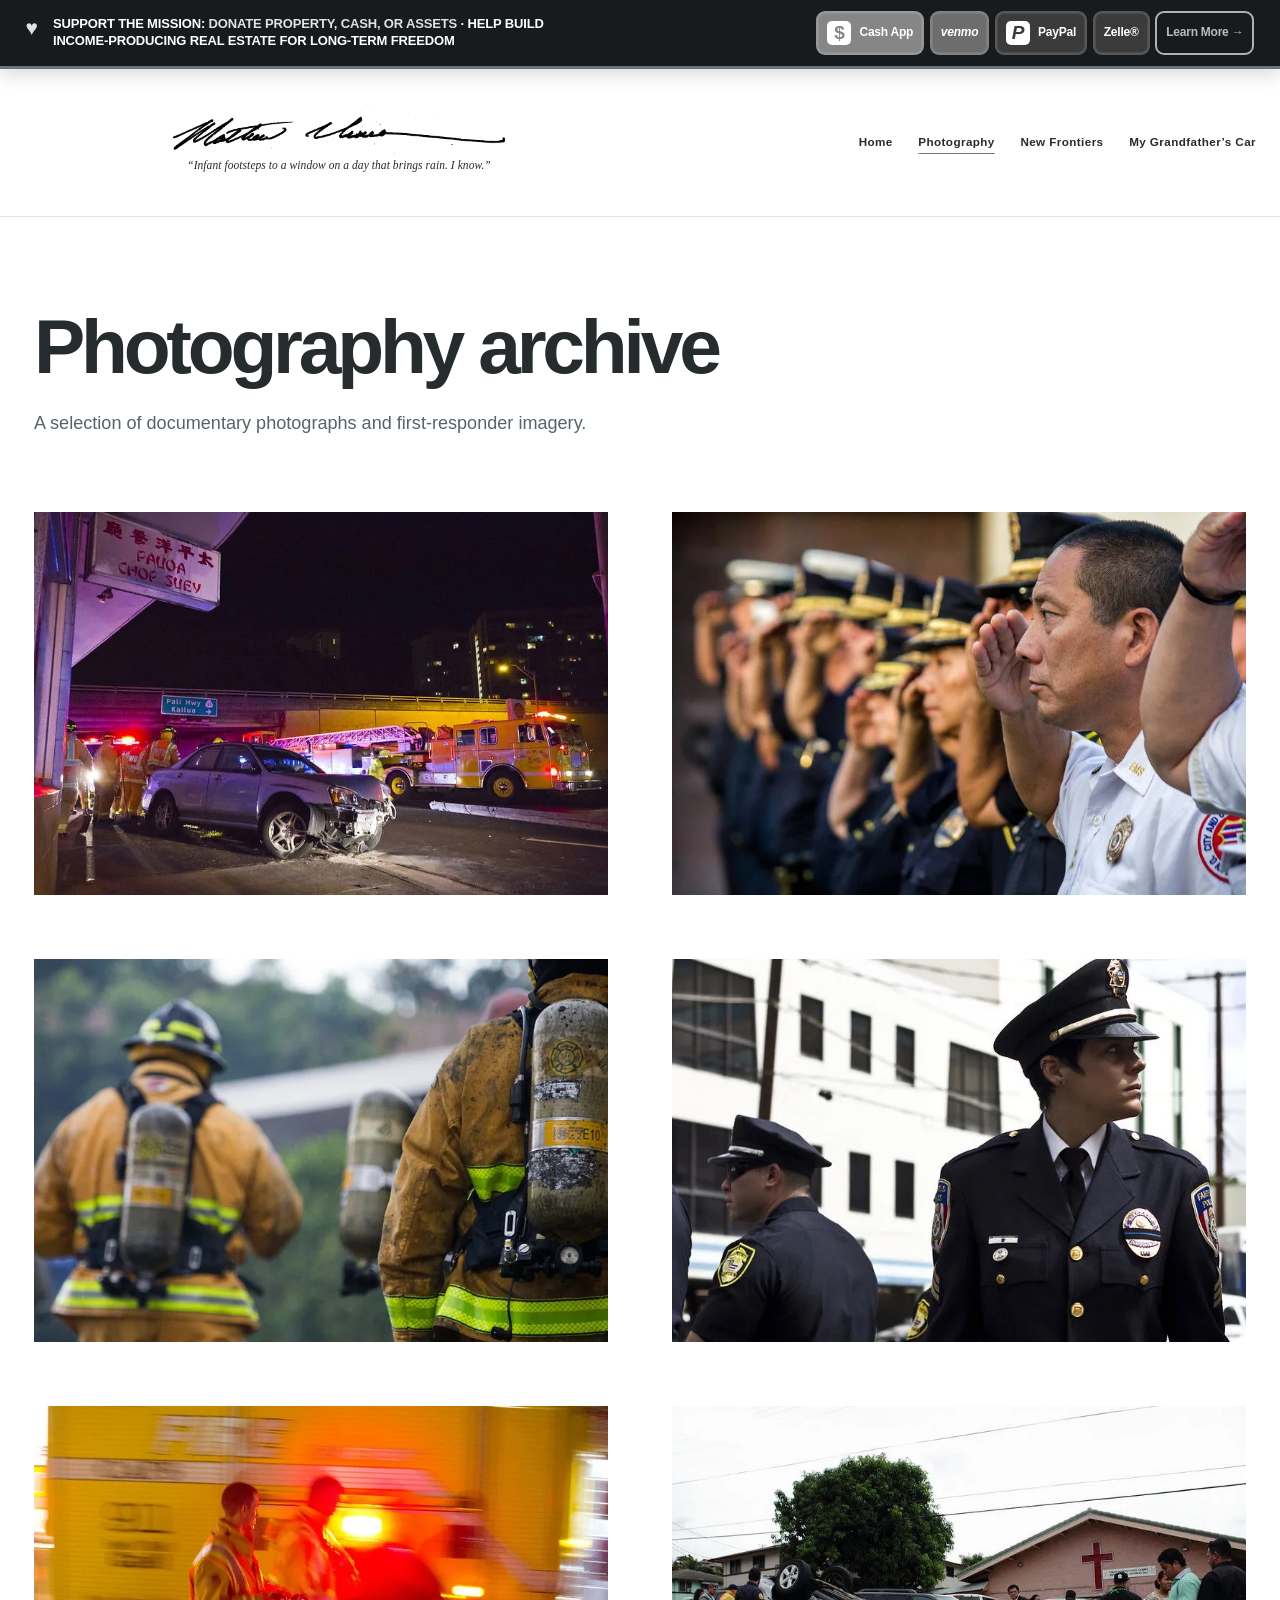
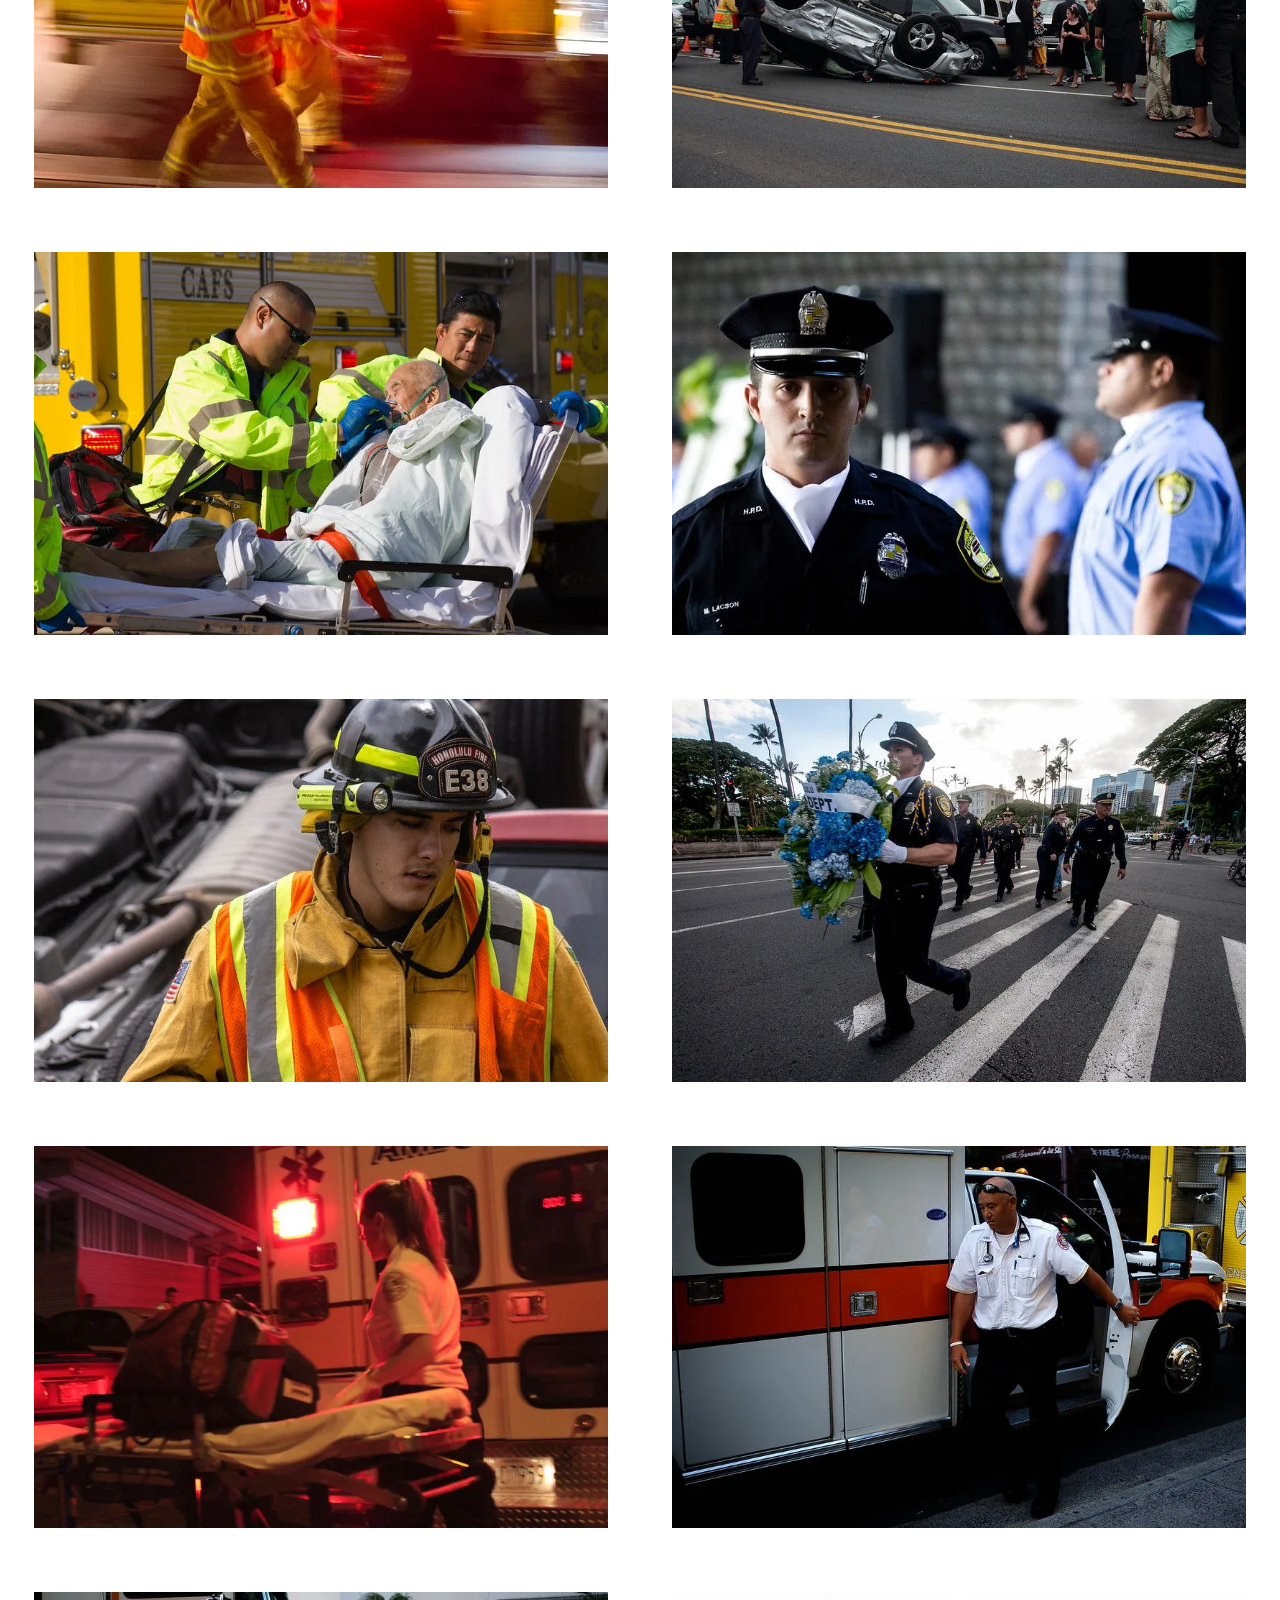
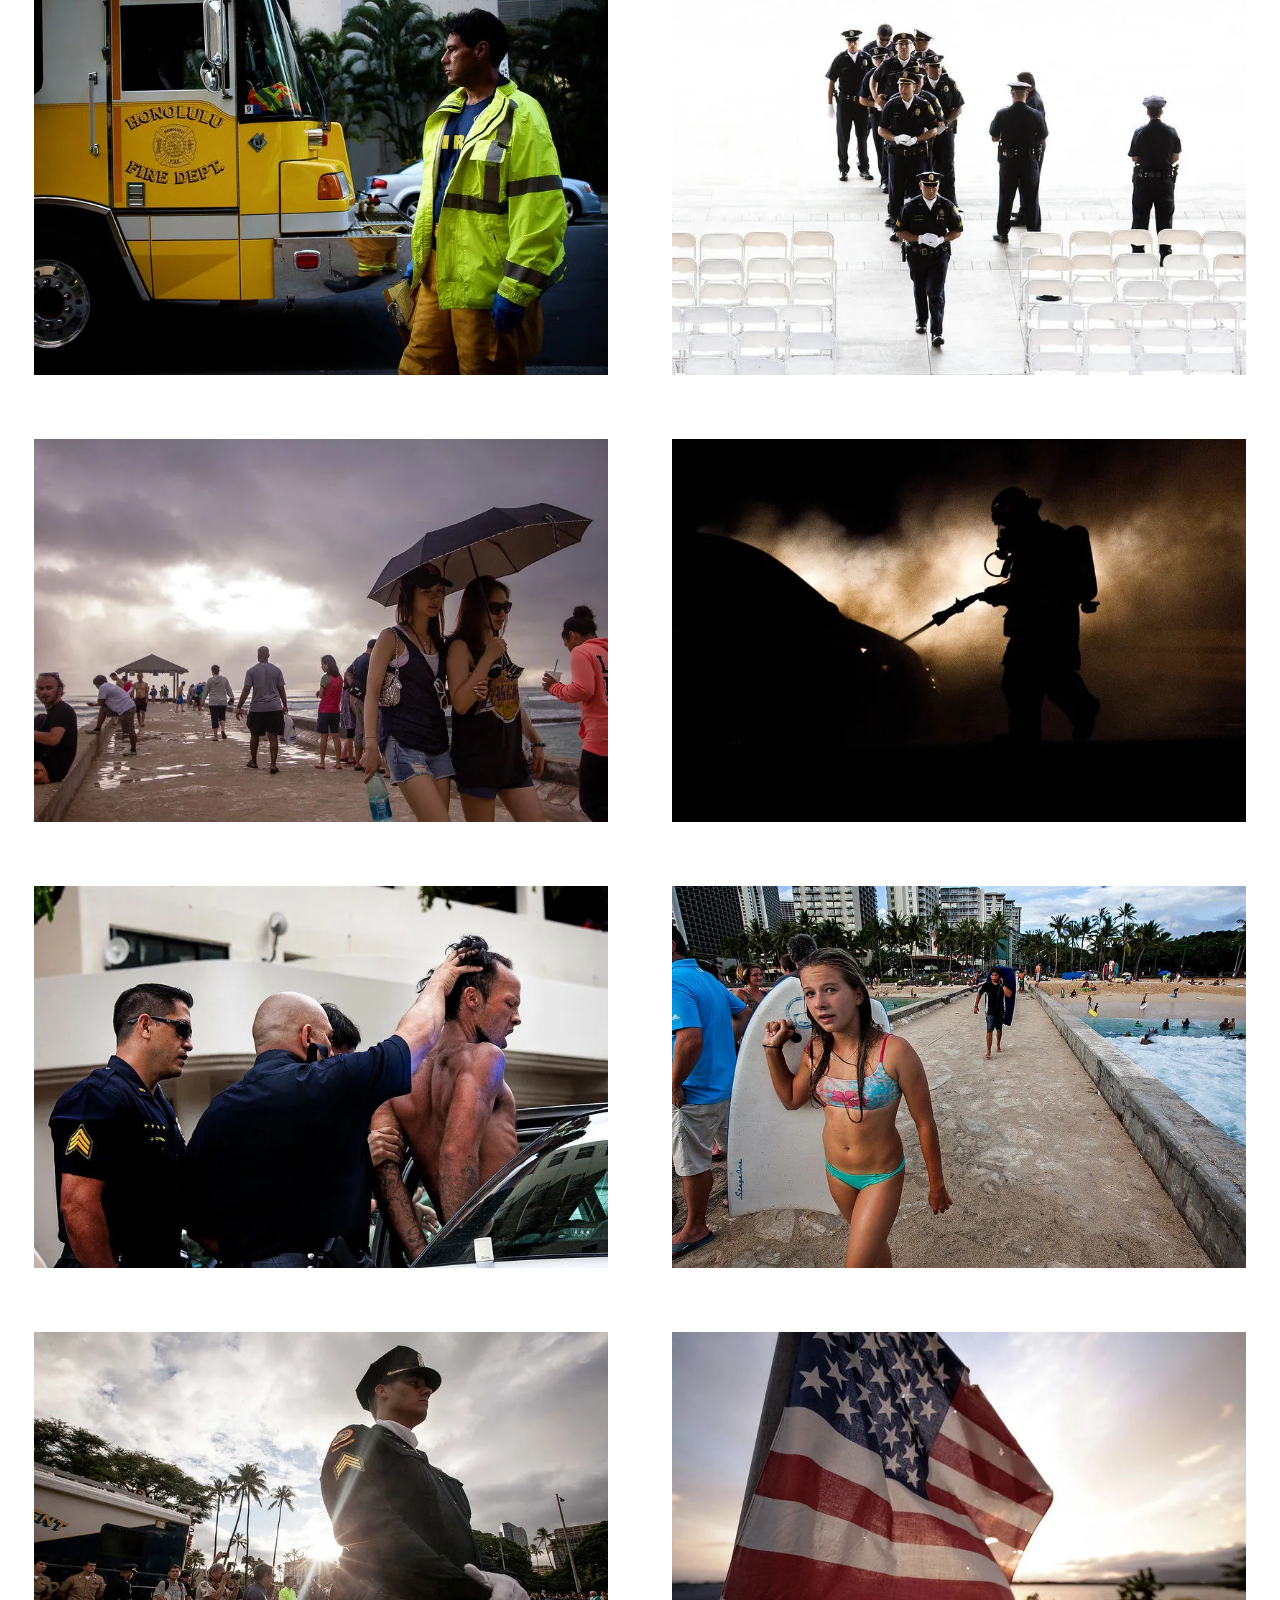
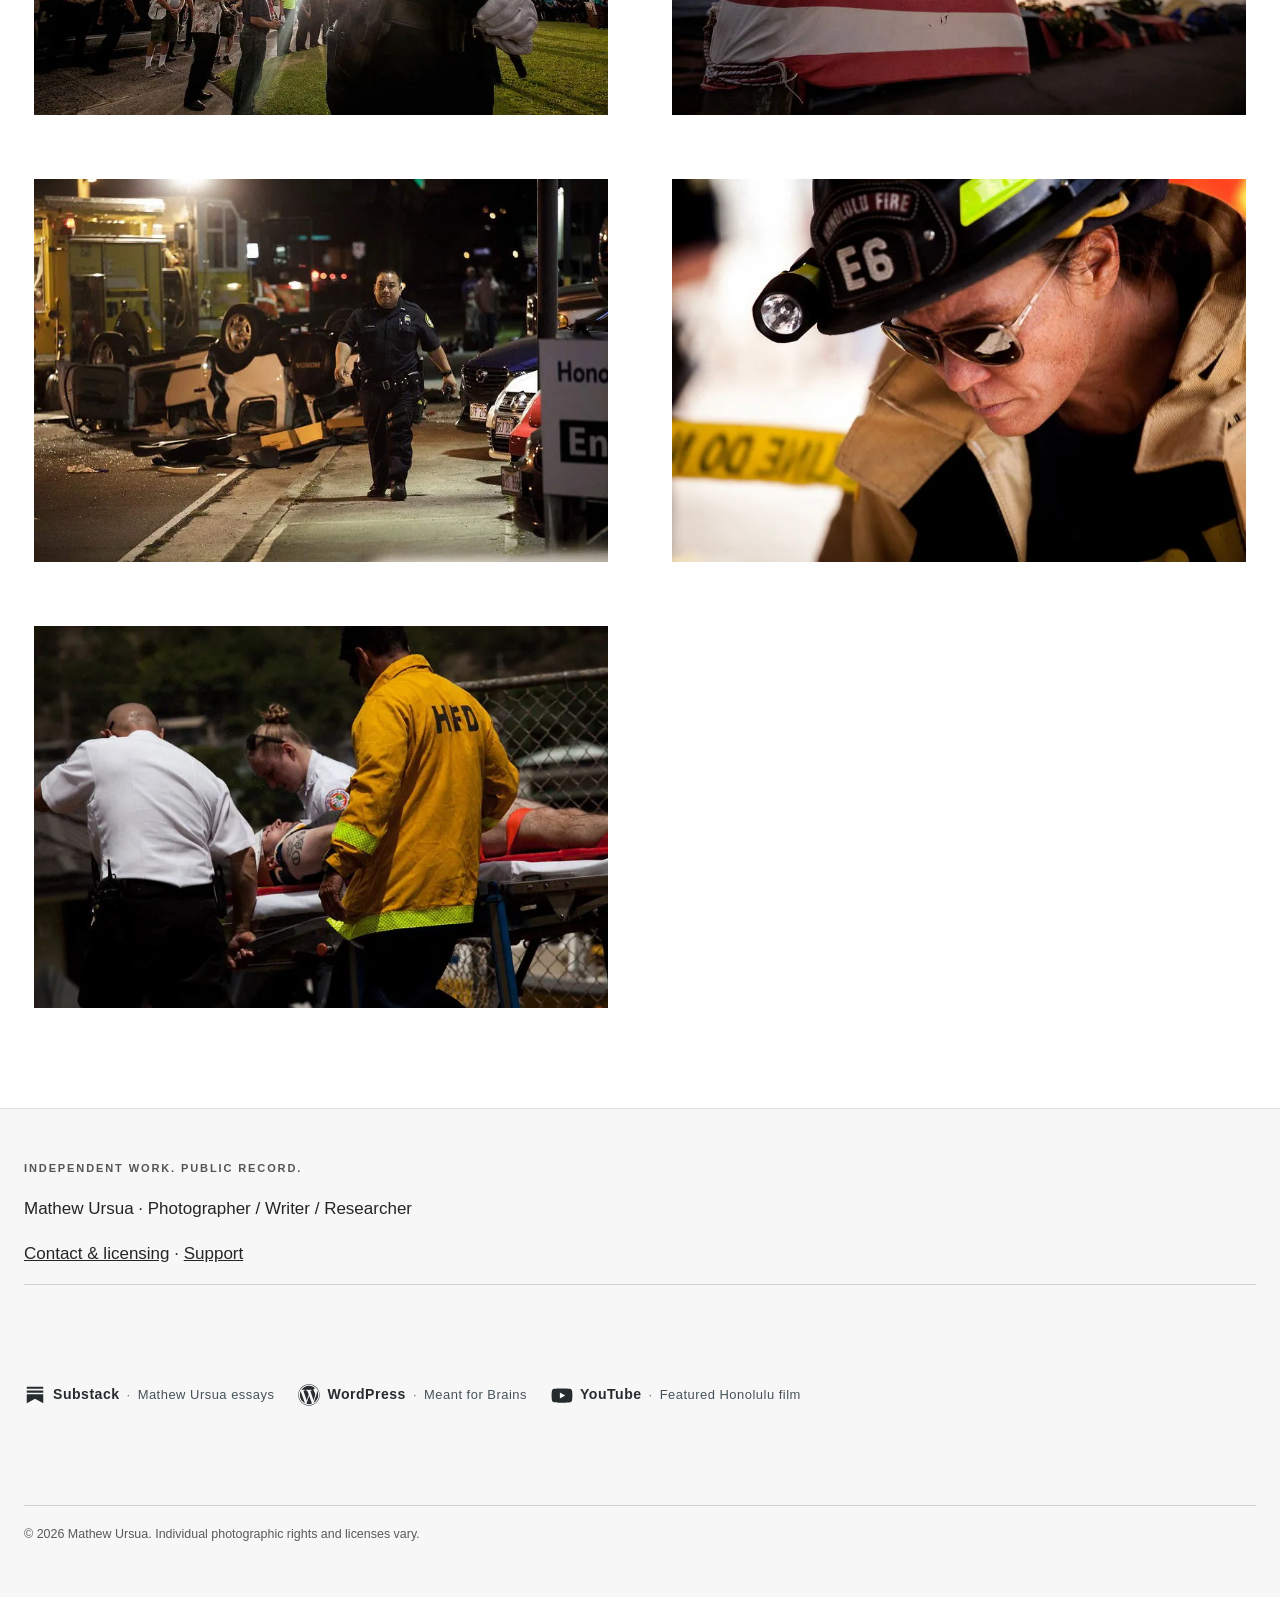
<file: portfolio.html>
<!DOCTYPE html>

<html lang="en"><head><meta charset="utf-8"/><meta content="width=device-width,initial-scale=1" name="viewport"/><title>Documentary Photo Portfolio | Mathew Ursua — Disaster Images℠</title><meta content="Mathew Ursua is an independent photographer, writer and public-records researcher whose work examines first responders, transparency and the places where public life unfolds." name="description"/><meta content="#FFFFFF" name="theme-color"/><meta content="website" property="og:type"/><meta content="Portfolio — Mathew Ursua" property="og:title"/><meta content="Mathew Ursua is an independent photographer, writer and public-records researcher whose work examines first responders, transparency and the places where public life unfolds." property="og:description"/><meta content="https://mathewursua.com/assets/share.svg" property="og:image"/><link href="https://mathewursua.com/portfolio.html" rel="canonical"/><link href="/favicon.ico" rel="icon" type="image/x-icon" sizes="16x16 32x32"/><meta content="https://mathewursua.com/portfolio.html" property="og:url"/><meta content="summary_large_image" name="twitter:card"/><meta content="Photography Archive — Mathew Ursua" name="twitter:title"/><link href="assets/site.css" rel="stylesheet"/><script type="application/ld+json">{"@context":"https://schema.org","@type":"CollectionPage","@id":"https://mathewursua.com/portfolio.html#collection","url":"https://mathewursua.com/portfolio.html","name":"Photography Archive — Mathew Ursua","description":"A selection of documentary photographs and first-responder imagery.","isPartOf":{"@id":"https://mathewursua.com/#website"},"about":{"@id":"https://mathewursua.com/#person"}}</script><script defer="" src="assets/site.js"></script></head><body><a class="skip" href="#main">Skip to content</a><aside aria-label="Support the mission" class="support-top"><div class="support-top__inner"><p class="support-top__message"><span aria-hidden="true" class="support-top__heart">♥</span><span class="support-top__copy">SUPPORT THE MISSION: <strong>DONATE PROPERTY, CASH, OR ASSETS</strong> · HELP BUILD INCOME-PRODUCING REAL ESTATE FOR LONG-TERM FREEDOM</span></p><nav aria-label="Ways to support" class="support-top__actions"><a class="support-top__button support-top__button--cash" href="donate.html"><span aria-hidden="true" class="support-top__icon support-top__icon--cash">$</span> Cash App</a><a class="support-top__button support-top__button--venmo" href="donate.html">venmo</a><a class="support-top__button support-top__button--paypal" href="donate.html"><span aria-hidden="true" class="support-top__icon support-top__icon--paypal">P</span> PayPal</a><a class="support-top__button support-top__button--zelle" href="donate.html">Zelle®</a><a class="support-top__button support-top__button--more" href="donate.html">Learn More →</a></nav></div></aside><header><div class="mast"><div class="mu-signature-lockup"><a aria-label="Mathew Ursua home" class="brand brand--signature" href="/"><img alt="Mathew Ursua signature" height="85" src="assets/signature-header.png" width="520"/></a><p class="mu-signature-quote">“Infant footsteps to a window on a day that brings rain. I know.”</p></div><nav aria-label="Main navigation"><a href="/">Home</a><a aria-current="page" href="portfolio.html">Photography</a><a href="new-frontiers-in-social-justice.html">New Frontiers</a><a href="grandfathers-car.html">My Grandfather’s Car</a></nav></div></header><main class="portfolio-page" id="main"><section class="shell narrow"><h1>Photography archive</h1><p class="lede">A selection of documentary photographs and first-responder imagery.</p></section><section class="shell gallery-shell"><div class="photo-grid"><figure><a aria-label="Open full image 1" href="assets/photos/archive-01.webp" rel="noopener" target="_blank"><img alt="Archival portfolio photograph; subject and location not independently identified" height="340" loading="lazy" src="assets/photos/archive-01.webp" width="500"/></a></figure><figure><a aria-label="Open full image 2" href="assets/photos/archive-02.webp" rel="noopener" target="_blank"><img alt="Archival portfolio photograph; subject and location not independently identified" height="340" loading="lazy" src="assets/photos/archive-02.webp" width="500"/></a></figure><figure><a aria-label="Open full image 3" href="assets/photos/archive-03.webp" rel="noopener" target="_blank"><img alt="Archival portfolio photograph; subject and location not independently identified" height="340" loading="lazy" src="assets/photos/archive-03.webp" width="500"/></a></figure><figure><a aria-label="Open full image 4" href="assets/photos/archive-04.webp" rel="noopener" target="_blank"><img alt="Archival portfolio photograph; subject and location not independently identified" height="340" loading="lazy" src="assets/photos/archive-04.webp" width="500"/></a></figure><figure><a aria-label="Open full image 5" href="assets/photos/archive-05.webp" rel="noopener" target="_blank"><img alt="Archival portfolio photograph; subject and location not independently identified" height="340" loading="lazy" src="assets/photos/archive-05.webp" width="500"/></a></figure><figure><a aria-label="Open full image 6" href="assets/photos/archive-06.webp" rel="noopener" target="_blank"><img alt="Archival portfolio photograph; subject and location not independently identified" height="340" loading="lazy" src="assets/photos/archive-06.webp" width="500"/></a></figure><figure><a aria-label="Open full image 7" href="assets/photos/archive-07.webp" rel="noopener" target="_blank"><img alt="Archival portfolio photograph; subject and location not independently identified" height="340" loading="lazy" src="assets/photos/archive-07.webp" width="500"/></a></figure><figure><a aria-label="Open full image 8" href="assets/photos/archive-08.webp" rel="noopener" target="_blank"><img alt="Archival portfolio photograph; subject and location not independently identified" height="340" loading="lazy" src="assets/photos/archive-08.webp" width="500"/></a></figure><figure><a aria-label="Open full image 9" href="assets/photos/archive-09.webp" rel="noopener" target="_blank"><img alt="Archival portfolio photograph; subject and location not independently identified" height="340" loading="lazy" src="assets/photos/archive-09.webp" width="500"/></a></figure><figure><a aria-label="Open full image 10" href="assets/photos/archive-10.webp" rel="noopener" target="_blank"><img alt="Archival portfolio photograph; subject and location not independently identified" height="340" loading="lazy" src="assets/photos/archive-10.webp" width="500"/></a></figure><figure><a aria-label="Open full image 11" href="assets/photos/archive-11.webp" rel="noopener" target="_blank"><img alt="Archival portfolio photograph; subject and location not independently identified" height="340" loading="lazy" src="assets/photos/archive-11.webp" width="500"/></a></figure><figure><a aria-label="Open full image 12" href="assets/photos/archive-12.webp" rel="noopener" target="_blank"><img alt="Archival portfolio photograph; subject and location not independently identified" height="340" loading="lazy" src="assets/photos/archive-12.webp" width="500"/></a></figure><figure><a aria-label="Open full image 13" href="assets/photos/archive-13.webp" rel="noopener" target="_blank"><img alt="Archival portfolio photograph; subject and location not independently identified" height="340" loading="lazy" src="assets/photos/archive-13.webp" width="500"/></a></figure><figure><a aria-label="Open full image 14" href="assets/photos/archive-14.webp" rel="noopener" target="_blank"><img alt="Archival portfolio photograph; subject and location not independently identified" height="340" loading="lazy" src="assets/photos/archive-14.webp" width="500"/></a></figure><figure><a aria-label="Open full image 15" href="assets/photos/archive-15.webp" rel="noopener" target="_blank"><img alt="Archival portfolio photograph; subject and location not independently identified" height="340" loading="lazy" src="assets/photos/archive-15.webp" width="500"/></a></figure><figure><a aria-label="Open full image 16" href="assets/photos/archive-16.webp" rel="noopener" target="_blank"><img alt="Archival portfolio photograph; subject and location not independently identified" height="340" loading="lazy" src="assets/photos/archive-16.webp" width="500"/></a></figure><figure><a aria-label="Open full image 17" href="assets/photos/archive-17.webp" rel="noopener" target="_blank"><img alt="Archival portfolio photograph; subject and location not independently identified" height="340" loading="lazy" src="assets/photos/archive-17.webp" width="500"/></a></figure><figure><a aria-label="Open full image 18" href="assets/photos/archive-18.webp" rel="noopener" target="_blank"><img alt="Archival portfolio photograph; subject and location not independently identified" height="340" loading="lazy" src="assets/photos/archive-18.webp" width="500"/></a></figure><figure><a aria-label="Open full image 19" href="assets/photos/archive-19.webp" rel="noopener" target="_blank"><img alt="Archival portfolio photograph; subject and location not independently identified" height="340" loading="lazy" src="assets/photos/archive-19.webp" width="500"/></a></figure><figure><a aria-label="Open full image 20" href="assets/photos/archive-20.webp" rel="noopener" target="_blank"><img alt="Archival portfolio photograph; subject and location not independently identified" height="340" loading="lazy" src="assets/photos/archive-20.webp" width="500"/></a></figure><figure><a aria-label="Open full image 21" href="assets/photos/archive-21.webp" rel="noopener" target="_blank"><img alt="Archival portfolio photograph; subject and location not independently identified" height="340" loading="lazy" src="assets/photos/archive-21.webp" width="500"/></a></figure><figure><a aria-label="Open full image 22" href="assets/photos/archive-22.webp" rel="noopener" target="_blank"><img alt="Archival portfolio photograph; subject and location not independently identified" height="340" loading="lazy" src="assets/photos/archive-22.webp" width="500"/></a></figure><figure><a aria-label="Open full image 23" href="assets/photos/archive-23.webp" rel="noopener" target="_blank"><img alt="Archival portfolio photograph; subject and location not independently identified" height="340" loading="lazy" src="assets/photos/archive-23.webp" width="500"/></a></figure></div></section></main><footer><div class="inside"><p class="kicker">Independent work. Public record.</p><p>Mathew Ursua · Photographer / Writer / Researcher</p><p><a href="/#contact">Contact &amp; licensing</a> · <a href="/#support">Support</a></p><nav class="mu-social-links" id="selected-writing" aria-label="Writing, photography and media links"><a class="mu-social-link" href="https://mathewursua.substack.com/" rel="noopener noreferrer" target="_blank"><img src="assets/social/substack.svg" width="24" height="24" alt="" aria-hidden="true"/><span class="mu-social-platform">Substack</span><span class="mu-social-label">Mathew Ursua essays</span></a><a class="mu-social-link" href="https://meantforbrains.wordpress.com/" rel="noopener noreferrer" target="_blank"><img src="assets/social/wordpress.svg" width="24" height="24" alt="" aria-hidden="true"/><span class="mu-social-platform">WordPress</span><span class="mu-social-label">Meant for Brains</span></a><a class="mu-social-link" href="https://www.youtube.com/watch?v=j6mDC0QaW_s" rel="noopener noreferrer" target="_blank"><img src="assets/social/youtube.svg" width="24" height="24" alt="" aria-hidden="true"/><span class="mu-social-platform">YouTube</span><span class="mu-social-label">Featured Honolulu film</span></a></nav><p class="metadata">© 2026 Mathew Ursua. Individual photographic rights and licenses vary.</p></div></footer></body></html>
</file>
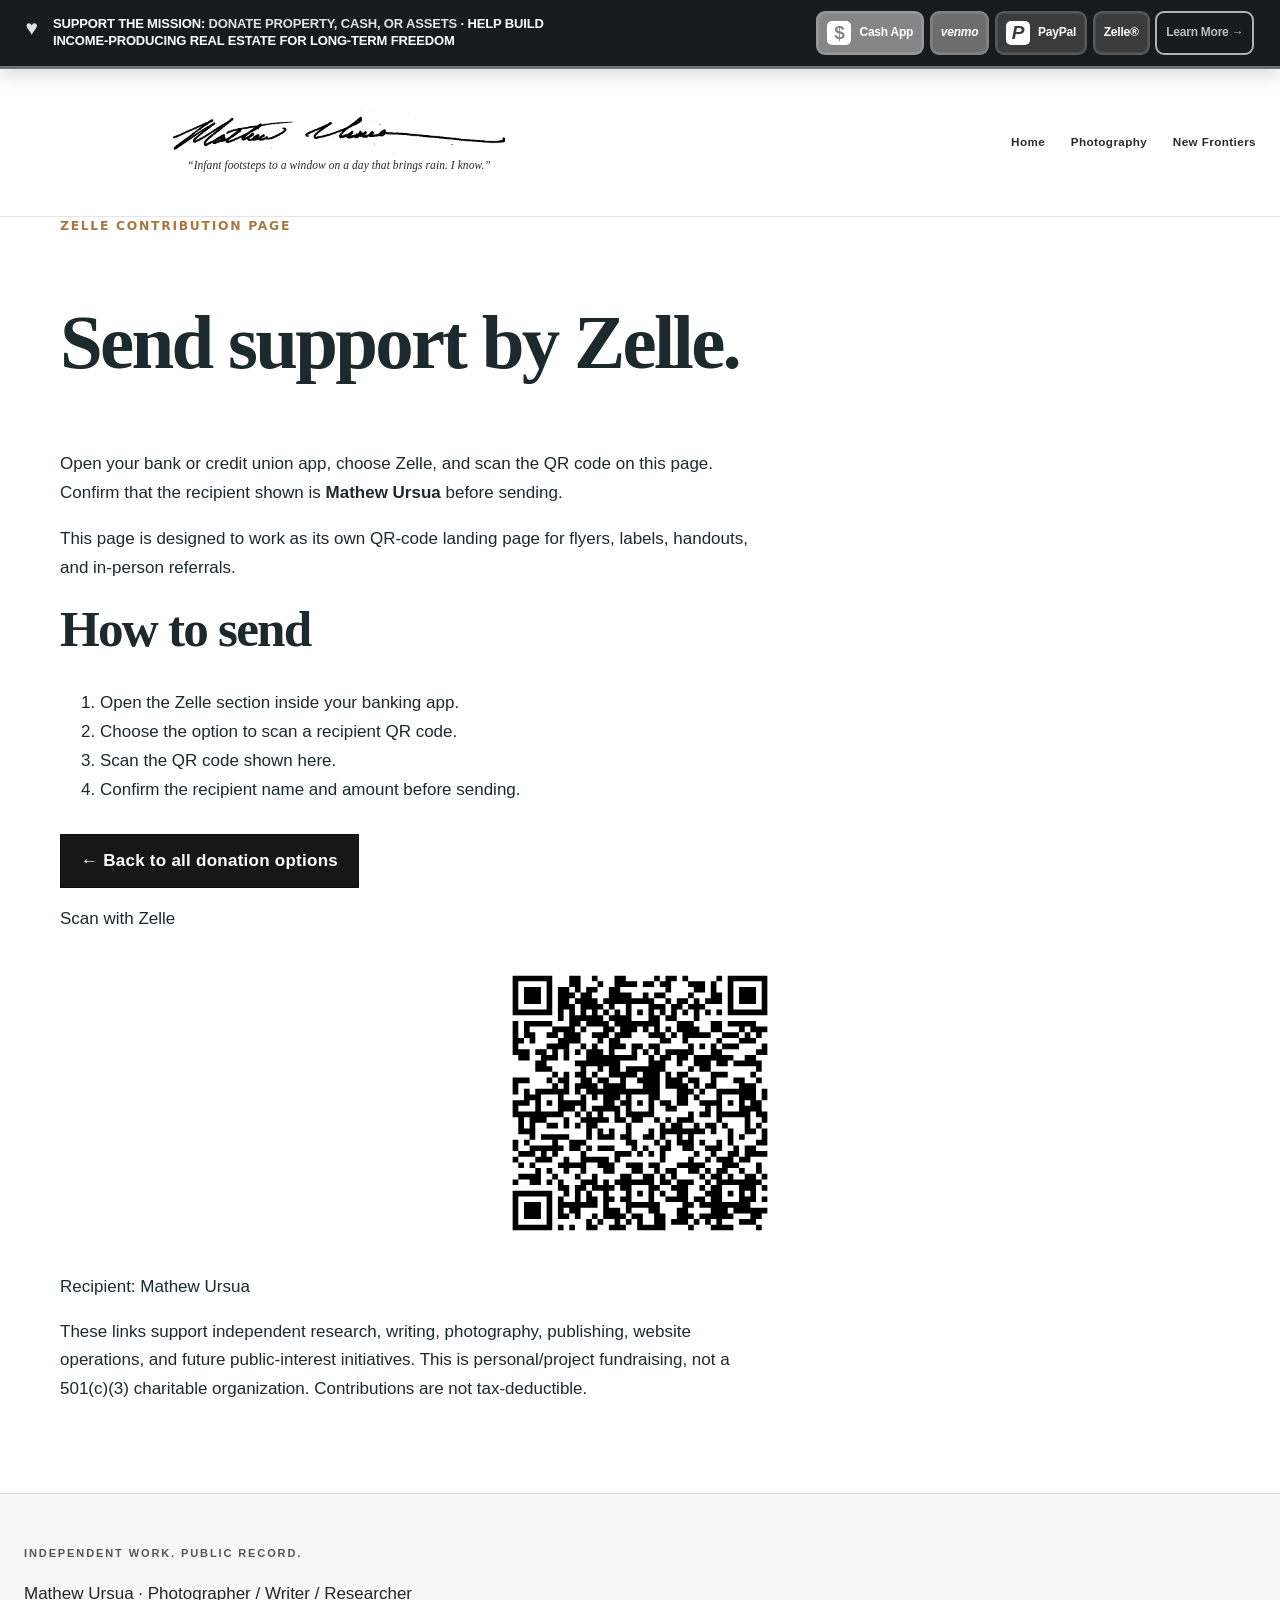
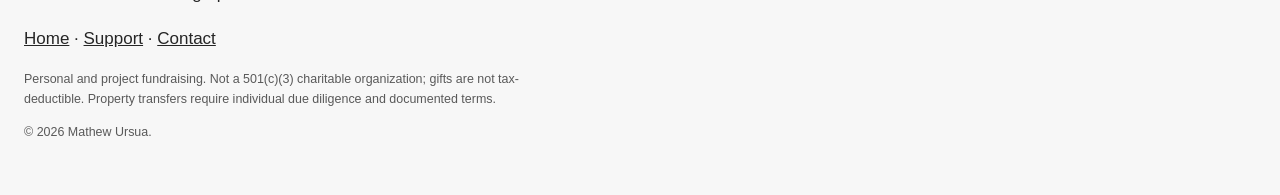
<file: zelle.html>
<!DOCTYPE html>
<html lang="en">
<head>
<meta charset="utf-8">
<meta name="viewport" content="width=device-width, initial-scale=1">
<meta name="theme-color" content="#202a2d">
<title>Zelle Instructions | Mathew Ursua</title>
<meta name="description" content="How to support the mission with Zelle. Confirm recipient Mathew Ursua in your bank before sending.">
<link rel="canonical" href="https://mathewursua.com/zelle.html">
<meta property="og:type" content="website">
<meta property="og:title" content="Zelle Instructions | Mathew Ursua">
<meta property="og:description" content="How to support the mission with Zelle. Confirm recipient Mathew Ursua in your bank before sending.">
<meta property="og:url" content="https://mathewursua.com/zelle.html">
<meta property="og:image" content="https://mathewursua.com/assets/illustrations/mu-intrepid-lens-hero-v01.webp">
<link rel="icon" href="/favicon.ico" type="image/x-icon">
<link rel="stylesheet" href="assets/site.css">
<link rel="stylesheet" href="assets/donate.css">
<script src="assets/site.js" defer></script>
</head>
<body>
<a class="skip" href="#main">Skip to content</a>
<aside class="support-top" aria-label="Support the mission"><div class="support-top__inner"><p class="support-top__message"><span class="support-top__heart" aria-hidden="true">♥</span><span class="support-top__copy">SUPPORT THE MISSION: <strong>DONATE PROPERTY, CASH, OR ASSETS</strong> · HELP BUILD INCOME-PRODUCING REAL ESTATE FOR LONG-TERM FREEDOM</span></p><nav class="support-top__actions" aria-label="Ways to support"><a class="support-top__button support-top__button--cash" href="donate.html"><span aria-hidden="true" class="support-top__icon support-top__icon--cash">$</span> Cash App</a><a class="support-top__button support-top__button--venmo" href="donate.html">venmo</a><a class="support-top__button support-top__button--paypal" href="donate.html"><span aria-hidden="true" class="support-top__icon support-top__icon--paypal">P</span> PayPal</a><a class="support-top__button support-top__button--zelle" href="donate.html">Zelle®</a><a class="support-top__button support-top__button--more" href="donate.html">Learn More →</a></nav></div></aside>
<header><div class="mast"><div class="mu-signature-lockup"><a class="brand brand--signature" href="/" aria-label="Mathew Ursua home"><img src="assets/signature-header.png" width="520" height="85" alt="Mathew Ursua signature"/></a><p class="mu-signature-quote">“Infant footsteps to a window on a day that brings rain. I know.”</p></div><nav aria-label="Main navigation"><a href="/">Home</a><a href="portfolio.html">Photography</a><a href="new-frontiers-in-social-justice.html">New Frontiers</a></nav></div></header>
<main class="mu-donate-page mu-zelle-page" id="main">
<section class="zelle-landing wrap">
<div class="zelle-copy">
<div class="eyebrow">Zelle contribution page</div>
<h1>Send support by Zelle.</h1>
<p>Open your bank or credit union app, choose Zelle, and scan the QR code on this page. Confirm that the recipient shown is <strong>Mathew Ursua</strong> before sending.</p>
<p>This page is designed to work as its own QR-code landing page for flyers, labels, handouts, and in-person referrals.</p>
<div class="zelle-steps">
<h2>How to send</h2>
<ol>
<li>Open the Zelle section inside your banking app.</li>
<li>Choose the option to scan a recipient QR code.</li>
<li>Scan the QR code shown here.</li>
<li>Confirm the recipient name and amount before sending.</li>
</ol>
</div>
<p><a class="btn small alt" href="donate.html">← Back to all donation options</a></p>
</div>
<aside class="zelle-qr-panel">
<div class="zelle-panel-heading">Scan with Zelle</div>
<img alt="Zelle QR code for Mathew Ursua" height="300" loading="lazy" src="assets/donate/zelle-qr.svg" width="300"/>
<div class="zelle-recipient">Recipient: Mathew Ursua</div>
</aside>
</section>
<section class="wrap donation-note-box"><p class="donation-legal-note">These links support independent research, writing, photography, publishing, website operations, and future public-interest initiatives. This is personal/project fundraising, not a 501(c)(3) charitable organization. Contributions are not tax-deductible.</p></section>
</main>
<footer><div class="inside"><p class="kicker">Independent work. Public record.</p><p>Mathew Ursua · Photographer / Writer / Researcher</p><p><a href="/">Home</a> · <a href="donate.html">Support</a> · <a href="/#contact">Contact</a></p><p class="metadata">Personal and project fundraising. Not a 501(c)(3) charitable organization; gifts are not tax-deductible. Property transfers require individual due diligence and documented terms.</p><p class="metadata">© 2026 Mathew Ursua.</p></div></footer>
</body>
</html>
</file>
<file: assets/site.css>
:root{--paper:#f6f3ed;--ink:#14242b;--muted:#55636a;--line:#ccd1d0;--rust:#b65c36;--dark:#122630;--white:#fff;--max:1180px}*{box-sizing:border-box}html{scroll-behavior:smooth}body{margin:0;background:var(--paper);color:var(--ink);font:17px/1.7 system-ui,-apple-system,Segoe UI,sans-serif}a{color:inherit}a:hover{color:var(--rust)}a:focus-visible,button:focus-visible{outline:3px solid var(--rust);outline-offset:4px}.skip{position:absolute;left:-9999px}.skip:focus{left:15px;top:15px;background:#fff;padding:10px;z-index:100}header{border-bottom:1px solid var(--line);background:var(--paper)}.mast{max-width:var(--max);margin:auto;display:flex;align-items:center;justify-content:space-between;gap:18px;padding:20px 24px}.brand{font-family:Georgia,serif;font-size:29px;letter-spacing:-1.2px;text-decoration:none;font-weight:bold}.brand span{color:var(--rust)}.kicker{text-transform:uppercase;letter-spacing:.2em;font-size:.71rem;font-weight:700;color:var(--rust)}nav{display:flex;gap:17px;flex-wrap:wrap}nav a{font-size:.78rem;font-weight:700;text-decoration:none;letter-spacing:.02em}nav a[aria-current=page]{text-decoration:underline;text-decoration-color:var(--rust);text-underline-offset:7px}.shell{max-width:var(--max);margin:auto;padding:65px 24px}.narrow{max-width:790px}.hero{background:var(--dark);color:#fff;overflow:hidden}.hero .shell{display:grid;grid-template-columns:1.05fr .95fr;align-items:center;gap:52px;min-height:540px}.hero h1{font:clamp(3.8rem,8vw,7rem)/.97 Georgia,serif;letter-spacing:-.06em;margin:15px 0 23px}.hero p{font-size:1.15rem;color:#dce3e0}.hero img{display:block;width:100%;max-height:600px;object-fit:cover;filter:grayscale(95%)}h1,h2,h3{font-family:Georgia,serif;line-height:1.1;letter-spacing:-.035em}h1{font-size:clamp(3rem,6vw,5rem)}h2{font-size:clamp(2.25rem,4vw,3.6rem);margin:.3em 0 .6em}h3{font-size:1.65rem}p{max-width:75ch}.lede{font-size:1.3rem;line-height:1.65}.deck{color:var(--muted);font-size:1.1rem}.line{border-top:1px solid var(--line);padding-top:30px}.grid{display:grid;grid-template-columns:repeat(3,1fr);gap:25px}.tile{border-top:2px solid var(--ink);padding-top:19px}.tile h3{margin:8px 0}.btn{display:inline-block;background:var(--rust);color:#fff;padding:12px 20px;font-weight:700;text-decoration:none;letter-spacing:.015em;margin:12px 12px 0 0}.btn.outline{border:1px solid currentColor;background:transparent}.hero .btn.outline{color:#fff}.photo-grid{display:grid;grid-template-columns:repeat(3,1fr);gap:14px}.photo-grid figure{margin:0;background:#e6e5e0}.photo-grid a{display:block}.photo-grid img{width:100%;height:260px;object-fit:cover;display:block}.photo-grid figcaption{font-size:.75rem;padding:9px 12px;color:#52616a}.folio-note,.notice{padding:18px 22px;border-left:3px solid var(--rust);background:#ebe9e2}.source-quote{border-left:3px solid var(--rust);padding-left:20px;white-space:pre-wrap;font-size:.94rem;max-width:80ch}footer{background:var(--dark);color:#dbe5e5;padding:40px 24px;margin-top:80px}footer .inside{max-width:var(--max);margin:auto}footer a{color:inherit} .support-ribbon{position:sticky;bottom:0;z-index:20;background:#fff;border-top:1px solid var(--line);box-shadow:0 -4px 18px #0001}.support-inner{max-width:var(--max);margin:auto;display:flex;justify-content:space-between;align-items:center;gap:14px;padding:10px 24px;font-size:.85rem}.support-ribbon button{border:1px solid var(--line);background:#fff;padding:9px 14px;cursor:pointer;min-height:44px}.support-ribbon[hidden]{display:none}.metadata{font-size:.78rem;color:var(--muted)}.split{display:grid;grid-template-columns:1fr 1fr;gap:50px}.entry{border-bottom:1px solid var(--line);padding:22px 0}details{border:1px solid var(--line);padding:14px}summary{cursor:pointer;font-weight:700}@media(max-width:950px){.mast{display:block}.mast nav{margin-top:12px}.hero .shell{gap:28px;min-height:0}.grid{grid-template-columns:repeat(2,1fr)}}@media(max-width:650px){.shell{padding:43px 20px}.mast{padding:18px 20px}nav{gap:12px}.hero .shell,.split{grid-template-columns:1fr}.hero img{max-height:360px}.photo-grid,.grid{grid-template-columns:1fr 1fr}.photo-grid img{height:175px}.support-inner{padding:8px 12px}.support-inner small{display:none}}@media(max-width:420px){.photo-grid,.grid{grid-template-columns:1fr}.brand{font-size:25px}}@media(prefers-reduced-motion:reduce){html{scroll-behavior:auto}}@media(prefers-color-scheme:dark){body{background:#14222a;color:#f4f0e8}.mast,header{background:#14222a}.deck,.metadata{color:#b9c8cc}.folio-note,.notice{background:#263740}.tile{border-color:#d6dadb}.support-ribbon,.support-ribbon button{background:#1e3039;color:#fff}.photo-grid figure{background:#24343e}.photo-grid figcaption{color:#d5dddd}}

.video-placeholder{background:#14242b;color:white;padding:38px;min-height:280px;display:flex;flex-direction:column;align-items:flex-start;justify-content:center}.video-placeholder a{color:#fff}.video-placeholder iframe{width:100%;height:auto;aspect-ratio:16/9;border:0}.video-placeholder:has(iframe){padding:0;min-height:0}

/* v1.2.0 curated external editorial cards */
.editorial-cards{display:grid;grid-template-columns:repeat(auto-fit,minmax(min(100%,270px),1fr));gap:1rem;margin:1.5rem 0 2rem}.editorial-card{border:1px solid #bdc8c8;background:#fff;border-radius:12px;overflow:hidden;display:flex;flex-direction:column;min-height:245px;box-shadow:0 8px 26px rgba(12,28,35,.04)}.editorial-card__body{padding:1.3rem;display:flex;flex-direction:column;gap:.65rem;flex:1}.editorial-card__category{letter-spacing:.12em;text-transform:uppercase;font-size:.72rem;color:#52636b;font-weight:700}.editorial-card h3{margin:0;font-size:1.3rem;line-height:1.23}.editorial-card p{margin:0;color:#40525c;line-height:1.52}.editorial-card__link{margin-top:auto;padding-top:.7rem;font-weight:700;display:inline-flex;gap:.5rem;align-items:center}.editorial-card a:focus-visible{outline:3px solid #b65323;outline-offset:4px}.editorial-card__source{font-size:.8rem;color:#52636b}.editorial-intro{max-width:67ch}.editorial-status{font-size:.85rem;color:#52636b}

/* v1.3.0 — Lillian-inspired spacious editorial photography presentation.
   Palette remains monochromatic; original image colors are not altered. */
.portfolio-page {background:#fafaf8;color:#16232a}
.portfolio-page .narrow {max-width:1150px;padding:88px 34px 46px}
.portfolio-page h1 {font-size:clamp(3.1rem,6vw,5.8rem);margin:0 0 20px}
.portfolio-page .lede {color:#58636a;font-size:1.13rem;margin:0}
.portfolio-page .gallery-shell {max-width:1520px;padding:28px 34px 100px}
.portfolio-page .photo-grid {grid-template-columns:repeat(2,minmax(0,1fr));gap:clamp(26px,4vw,64px)}
.portfolio-page .photo-grid figure {margin:0;background:transparent}
.portfolio-page .photo-grid a {display:block;overflow:hidden;background:#e9e9e7}
.portfolio-page .photo-grid img {height:auto;width:100%;aspect-ratio:3/2;object-fit:cover;filter:none;transition:transform .25s ease}
.portfolio-page .photo-grid a:hover img {transform:scale(1.018)}
@media(max-width:720px){
 .portfolio-page .narrow {padding:55px 22px 35px}
 .portfolio-page .gallery-shell {padding:18px 22px 65px}
 .portfolio-page .photo-grid {grid-template-columns:1fr;gap:28px}
}
@media(prefers-reduced-motion:reduce){.portfolio-page .photo-grid img{transition:none}}
@media(prefers-color-scheme:dark){.portfolio-page{background:#fafaf8;color:#16232a}}

/* MU v1.4.0 — LIGHT EDITORIAL BRAND SYSTEM — scoped site-specific design candidate */
:root{--paper:#fff;--ink:#141414;--muted:#555;--line:#dedede;--rust:#222;--dark:#fff;--white:#fff;--max:1320px;--focus:#914621}
html{color-scheme:light}body{background:#fff;color:#141414;font-family:Helvetica Neue,Helvetica,Arial,sans-serif;font-size:17px;line-height:1.62}header,.mast{background:#fff}header{border-bottom:1px solid #e5e5e5}a:hover{color:#444}a:focus-visible,button:focus-visible{outline:3px solid var(--focus)}
.brand{font-family:Helvetica Neue,Helvetica,Arial,sans-serif;font-size:clamp(1.15rem,2vw,1.75rem);font-weight:750;letter-spacing:-.065em;white-space:nowrap}.brand span{color:#151515;padding:0 .13em;font-weight:400}
nav{column-gap:20px;row-gap:12px}nav a{font-family:Helvetica Neue,Helvetica,Arial,sans-serif;font-weight:600;font-size:.73rem;letter-spacing:.035em}nav a[aria-current=page]{text-decoration-color:#111}
h1,h2,h3{font-family:Helvetica Neue,Helvetica,Arial,sans-serif;font-weight:650;letter-spacing:-.055em;line-height:1.09}h1{font-size:clamp(3.2rem,6vw,6.5rem)}h2{font-size:clamp(2.3rem,4vw,4.3rem)}.kicker{color:#555;letter-spacing:.17em;font-size:.69rem}.metadata,.deck{color:#595959}.shell{padding-top:clamp(76px,9vw,130px);padding-bottom:clamp(76px,9vw,130px)}.narrow{max-width:860px}
.hero{background:#fff;color:#141414;border-bottom:1px solid #e4e4e4}.hero .shell{grid-template-columns:1fr 1.03fr;gap:clamp(45px,7vw,100px);min-height:min(88vh,770px)}.hero h1{font-family:Helvetica Neue,Helvetica,Arial,sans-serif;font-weight:650;font-size:clamp(3.6rem,7vw,8rem);letter-spacing:-.07em}.hero p{color:#383838}.hero img{filter:none;max-height:650px;object-fit:cover;aspect-ratio:4/5}.hero .metadata{color:#5c5c5c}.hero .btn.outline{color:#151515}
.btn{background:#111;color:white;border:1px solid #111;border-radius:0}.btn:hover{background:#333;color:#fff}.btn.outline{background:transparent;color:#111}.btn.outline:hover{background:#f3f3f3;color:#111}
.tile{border-top:1px solid #bbb}.tile h3{font-size:1.5rem}.editorial-card{border:1px solid #dedede;border-radius:0;box-shadow:none;background:#fff}.editorial-card__category,.editorial-card__source,.editorial-status{color:#555}.editorial-card p{color:#444}.editorial-card__link{border-top:1px solid #ececec;padding-top:1rem}.folio-note,.notice{border-color:#222;background:#f5f5f5}.source-quote{border-color:#222}
footer{background:#f7f7f7;color:#252525;border-top:1px solid #ddd;margin-top:0}footer .kicker{color:#555}.support-ribbon{background:#fff;border-top:1px solid #d7d7d7;box-shadow:none}.support-ribbon button{background:#fff;color:#111}
.portfolio-page{background:#fff;color:#111}.portfolio-page .narrow{max-width:1320px}.portfolio-page .gallery-shell{max-width:1550px}.portfolio-page .photo-grid{gap:clamp(32px,5vw,85px)}.portfolio-page .photo-grid a{background:#f1f1f1}
.video-placeholder{background:#f5f5f5;color:#111;border:1px solid #ddd}.video-placeholder a{color:#111}
@media(max-width:720px){.hero .shell{grid-template-columns:1fr;gap:30px}.hero img{max-height:560px;aspect-ratio:4/3}.shell{padding-top:62px;padding-bottom:62px}.portfolio-page .photo-grid{gap:35px}}
@media(prefers-color-scheme:dark){body,header,.mast,.portfolio-page{background:#fff;color:#141414}.deck,.metadata,.portfolio-page .lede{color:#555}.folio-note,.notice{background:#f5f5f5}.tile{border-color:#aaa}.support-ribbon,.support-ribbon button{background:#fff;color:#111}.photo-grid figure{background:#fff}.editorial-card{background:#fff;color:#141414}}

/* v1.5.0 two-page publication */
.mast{max-width:1380px}
.mast nav{gap:clamp(12px,2vw,30px)}
.compact-end{padding-top:65px;padding-bottom:85px;border-top:1px solid #dedede}
#video{max-width:1380px}
#video .video-placeholder{background:#f6f6f6}
#selected-writing{padding-top:90px;padding-bottom:90px}
@media(max-width:650px){.mast nav{display:flex;gap:12px 18px}.mast nav a{font-size:.82rem}}


/* v1.5.1 — signature masthead */
.brand{display:inline-flex;align-items:center;text-decoration:none}
.brand--signature img{display:block;width:clamp(250px,26vw,520px);height:auto;max-width:100%}
@media (max-width:950px){.brand--signature img{width:clamp(240px,42vw,420px)}}
@media (max-width:650px){.brand--signature img{width:min(78vw,340px)}}
@media (max-width:420px){.brand--signature img{width:min(82vw,300px)}}

/* Version 1.5.3: non-dismissable top support strip based on the verified
   BaselineMeets campaign ribbon structure; original markup not copied. */
:root{--support-top-height:76px}
html{scroll-padding-top:calc(var(--support-top-height) + 18px)}
body{padding-top:var(--support-top-height)}
.support-top{position:fixed;inset:0 0 auto;z-index:200;background:#202a2d;color:#fff;
 box-shadow:0 1px 8px #0002;font-family:Helvetica Neue,Helvetica,Arial,sans-serif}
.support-top__inner{min-height:var(--support-top-height);max-width:1600px;margin:auto;
 padding:9px clamp(15px,3vw,48px);display:flex;align-items:center;justify-content:space-between;gap:10px 28px}
.support-top__message{margin:0;max-width:650px;font-size:clamp(.76rem,.9vw,.91rem);line-height:1.38;font-weight:600}
.support-top__message>span[aria-hidden]{color:#e4c3af;margin-right:3px}
.support-top__detail{font-weight:400;color:#e6e8e8}
.support-top__actions{display:flex;flex-wrap:wrap;align-items:center;justify-content:flex-end;gap:5px 7px;margin:0}
.support-top__actions a{display:inline-flex;align-items:center;justify-content:center;gap:3px;
 border:1px solid #ffffff65;border-radius:4px;color:#fff;text-decoration:none;
 font-size:.78rem;font-weight:700;line-height:1.2;padding:8px 11px;min-height:38px;white-space:nowrap}
.support-top__actions a:hover{background:#fff;color:#202a2d}
.support-top__actions a:focus-visible{outline:3px solid #f5ae71;outline-offset:2px}
.support-top__actions sup{font-size:.48rem;align-self:flex-start}
.support-top__more{background:#ffffff16}
.provider-mark{font-size:1rem;font-weight:800}
@media(max-width:1120px){:root{--support-top-height:111px}.support-top__inner{flex-direction:column;justify-content:center;gap:5px}
.support-top__message{text-align:center;max-width:none}.support-top__actions{justify-content:center}}
@media(max-width:590px){:root{--support-top-height:126px}
 .support-top__inner{padding:9px 10px;gap:6px}
 .support-top__detail{display:none}
 .support-top__actions{gap:4px}
 .support-top__actions a{padding:7px 8px;font-size:.7rem;min-height:36px}
}
@media(max-width:380px){:root{--support-top-height:166px}.support-top__actions a{font-size:.69rem}}
@media(prefers-color-scheme:dark){.support-top{background:#202a2d;color:#fff}}

/* v1.5.4 — close visual match to BaselineMeets banner screenshot; original provider logos unavailable */
:root{--support-top-height:94px}
.support-top{background:#061d3b!important;border-bottom:3px solid #e8a92a;box-shadow:0 7px 16px #0002}
.support-top__inner{max-width:none;min-height:90px;gap:24px;padding:10px clamp(18px,2vw,42px);}
.support-top__message{max-width:none;flex:1 1 50%;display:flex;align-items:flex-start;gap:14px;font-size:clamp(17px,1.16vw,25px);font-weight:800;line-height:1.13;letter-spacing:.005em;color:#fff}
.support-top__heart{color:#f1b83f;font-size:23px;line-height:1.05;padding-top:2px}
.support-top__message strong{color:#f1b83f;font-weight:900}
.support-top__actions{flex:0 0 auto;flex-wrap:nowrap;gap:10px}
.support-top__actions .support-top__button{min-height:47px;border-radius:9px;border:2px solid #ffffff25;font-size:clamp(15px,1vw,21px);font-weight:800;padding:7px 14px;gap:8px;letter-spacing:-.035em;line-height:1.2;box-shadow:inset 0 0 0 1px #ffffff15}
.support-top__button--cash{background:#12ae4e;color:#fff}
.support-top__button--venmo{background:#2878c8;color:#fff;font-weight:900!important;font-style:italic}
.support-top__button--paypal{background:#1c3d84;color:#fff}
.support-top__button--zelle{background:#6f20b2;color:#fff}
.support-top__actions .support-top__button--more{background:transparent;color:#f1b83f;border:2px solid #e7ad35;box-shadow:none}
.support-top__icon{display:inline-flex;align-items:center;justify-content:center;width:24px;height:24px;font-size:19px;font-weight:900;background:white;border-radius:5px}
.support-top__icon--cash{color:#12ae4e}
.support-top__icon--paypal{color:#1c3d84;font-style:italic}
.support-top__actions .support-top__button:hover{filter:brightness(1.12);color:white}
.support-top__actions .support-top__button--more:hover{background:#f1b83f;color:#061d3b}
@media(max-width:1540px){:root{--support-top-height:122px}.support-top__inner{min-height:118px;flex-wrap:wrap;justify-content:center;gap:7px;padding:10px 18px}.support-top__message{flex:1 1 100%;justify-content:center;text-align:center;font-size:17px}.support-top__actions{justify-content:center}.support-top__actions .support-top__button{font-size:16px;min-height:43px}}
@media(max-width:680px){:root{--support-top-height:154px}.support-top__inner{min-height:150px;padding:9px 8px}.support-top__message{font-size:12px;line-height:1.2;gap:6px}.support-top__heart{font-size:16px}.support-top__actions{flex-wrap:wrap;gap:5px}.support-top__actions .support-top__button{font-size:12px;padding:5px 7px;min-height:35px;border-radius:6px}.support-top__icon{width:17px;height:17px;font-size:13px}}
@media(max-width:390px){:root{--support-top-height:185px}}

/* v1.5.5 — Lillian responsive ribbon layout correction.
   Normal-flow sticky prevents hardcoded heights from obscuring content. */
:root {--support-top-height:0px}
html {scroll-padding-top:15px}
body {padding-top:0!important}
.support-top {position:sticky!important;top:0;inset:auto!important;width:100%;z-index:200;}
.support-top__inner {width:100%;max-width:1920px;min-height:0!important;display:grid!important;
 grid-template-columns:minmax(0,1fr) max-content;align-items:center;justify-content:space-between!important;
 gap:16px clamp(14px,2.3vw,38px)!important;padding:11px clamp(18px,2vw,42px)!important;
 flex-wrap:nowrap!important}
.support-top__message{min-width:0;max-width:none!important;margin:0!important;display:flex!important;align-items:flex-start!important;
 justify-content:flex-start!important;text-align:left!important;gap:12px!important;font-size:clamp(13px,.98vw,19px)!important;
 font-weight:800!important;line-height:1.28!important;letter-spacing:-.012em!important;}
.support-top__copy{display:block;max-width:68ch}
.support-top__heart{flex:0 0 auto;font-size:21px!important;padding-top:1px!important}
.support-top__actions{display:flex!important;flex-wrap:nowrap!important;align-items:center;justify-content:flex-end!important;
 gap:clamp(5px,.45vw,10px)!important;max-width:100%}
.support-top__actions .support-top__button {padding:8px clamp(9px,.6vw,15px)!important;font-size:clamp(12px,.88vw,16px)!important;
 min-height:44px!important;white-space:nowrap;letter-spacing:-.02em!important;line-height:1.15}
@media(max-width:1180px){
 .support-top__inner{grid-template-columns:minmax(0,1fr) max-content;gap:12px!important;padding:10px 16px!important}
 .support-top__message{font-size:13px!important;line-height:1.27!important}
 .support-top__actions .support-top__button{font-size:12px!important;padding:7px 9px!important}
 .support-top__icon{width:20px;height:20px;font-size:16px}
}
@media(max-width:890px){
 .support-top__inner{grid-template-columns:minmax(0,1fr);gap:10px!important;padding:10px 16px 12px!important}
 .support-top__message{max-width:680px!important;text-align:left!important;justify-content:flex-start!important;font-size:13px!important;line-height:1.25!important}
 .support-top__actions{justify-content:flex-start!important;flex-wrap:wrap!important;gap:6px!important}
 .support-top__actions .support-top__button{min-height:44px!important;font-size:13px!important;padding:7px 10px!important}
}
@media(max-width:500px){
 .support-top__inner{gap:8px!important;padding:9px 10px 10px!important}
 .support-top__message{gap:7px!important;font-size:11.6px!important;line-height:1.25!important;letter-spacing:0!important}
 .support-top__heart{font-size:16px!important;padding-top:0!important}
 .support-top__actions{display:grid!important;grid-template-columns:repeat(6,minmax(0,1fr));gap:5px!important;width:100%}
 .support-top__actions .support-top__button{grid-column:span 2;min-height:44px!important;padding:5px 3px!important;font-size:12px!important;border-radius:6px;gap:4px!important}
 .support-top__actions .support-top__button--zelle,.support-top__actions .support-top__button--more{grid-column:span 3}
 .support-top__icon{width:17px;height:19px;font-size:14px}
}
@media(max-width:330px){.support-top__message{font-size:11px!important}.support-top__actions .support-top__button{font-size:11px!important}}

/* v1.5.6: persistent viewport-fixed ribbon; no scroll-away. Height tracked dynamically. */
:root{--support-live-height:0px}
body{padding-top:var(--support-live-height)!important}
.support-top{position:fixed!important;top:0!important;left:0!important;right:0!important;bottom:auto!important;width:100%!important;z-index:1000!important}
html{scroll-padding-top:calc(var(--support-live-height) + 14px)!important}
/* Header remains in normal document flow, not separately sticky. */
header{position:relative;z-index:1}

/* v1.6.0 editorial homepage — non-destructive new design */
:root{--gold:#bd850d;--gold-muted:#d3a03d;--ink:#141414}
.mu-hero{background:#fff;border-bottom:1px solid #e6e6e6;overflow:hidden}
.mu-hero-inner{max-width:1450px;margin:auto;display:grid;grid-template-columns:minmax(270px,.9fr) minmax(0,1.4fr);align-items:center;gap:0;min-height:480px;padding:30px clamp(22px,4vw,70px)}
.mu-hero-copy{position:relative;z-index:1;padding-right:18px}
.mu-eyebrow,.mu-kicker{color:#815b13;text-transform:uppercase;letter-spacing:.12em;font:700 .73rem/1.5 Helvetica Neue,Helvetica,Arial,sans-serif}
.mu-hero h1{font:900 clamp(3.4rem,6.4vw,7.1rem)/.9 Helvetica Neue,Helvetica,Arial,sans-serif;letter-spacing:-.07em;margin:14px 0 10px;max-width:8ch;overflow-wrap:normal}
.mu-hero h1 span{color:var(--gold);display:block}
.mu-hero-brand{font-size:clamp(1rem,2.3vw,1.9rem);font-weight:850;letter-spacing:.16em;margin:.1em 0 .7em;color:#161616}
.mu-hero-strap{font-size:clamp(.88rem,1.4vw,1.15rem);font-weight:850;letter-spacing:.045em;line-height:1.5;margin:0 0 13px}
.mu-hero-strap span{color:#9d6b00}.mu-hero-deck{font-size:1rem;max-width:48ch;color:#424242}
.mu-hero-actions{display:flex;flex-wrap:wrap;gap:10px;margin-top:20px}
.mu-hero-actions .btn{margin:0;background:#171717;border:1px solid #171717;color:white;padding:10px 14px;font-size:.88rem}
.mu-hero-actions .btn.outline{background:#fff;color:#171717}
.mu-hero-art{align-self:stretch;display:flex;flex-direction:column;align-items:flex-end;justify-content:center}
.mu-hero-art img{width:100%;height:auto;max-height:610px;object-fit:contain;object-position:center}
.mu-image-kind{font-size:.7rem;color:#6b6b6b;text-align:right}
.mu-draft{background:#fbf6e8;color:#5a491f;border-bottom:1px solid #e8d8b4;padding:11px 20px;text-align:center;font-size:.8rem}
.mu-biography{max-width:890px;padding-top:60px;padding-bottom:40px;font-family:Georgia,Cambria,serif;color:#202020}
.mu-biography>p{font-size:1.12rem;line-height:1.83;max-width:73ch}
.mu-biography h2{font:750 clamp(1.8rem,3.5vw,2.85rem)/1.13 Helvetica Neue,Helvetica,Arial,sans-serif;letter-spacing:-.035em;padding-top:34px;margin-top:65px;border-top:1px solid #e6e2d9}
.mu-biography strong{color:#111}
.mu-biography>p:first-of-type{font:650 1.1rem/1.5 Helvetica Neue,Helvetica,Arial,sans-serif;color:#555}
.mu-inline-illustration{margin:70px -60px 26px;max-width:calc(100% + 120px)}
.mu-inline-illustration img{display:block;width:100%;height:auto;border:1px solid #f1efeb}
.mu-inline-illustration figcaption{display:flex;gap:14px;flex-wrap:wrap;align-items:center;font:700 .72rem Helvetica Neue,Helvetica,Arial,sans-serif;text-transform:uppercase;letter-spacing:.08em;color:#777;padding-top:10px}
.mu-inline-illustration figcaption strong{color:#a16f0b}
.mu-field-feature{display:grid;grid-template-columns:1fr 1fr;gap:30px;margin:80px -80px 38px;align-items:center;border-top:2px solid #d7a442;border-bottom:1px solid #e5e5e5;padding:26px 0}
.mu-field-feature--reverse .mu-field-photo{order:2}
.mu-field-feature img{display:block;width:100%;height:300px;object-fit:cover}
.mu-field-description{font-family:Helvetica Neue,Helvetica,Arial,sans-serif}
.mu-field-description h3{font:800 clamp(1.5rem,3vw,2.25rem)/1.08 Helvetica Neue,Helvetica,Arial,sans-serif;letter-spacing:-.04em;margin:14px 0}
.mu-field-description p{font-size:.97rem;line-height:1.6;color:#444}
.mu-photo-label{font:650 .72rem Helvetica Neue,Helvetica,Arial,sans-serif;color:#7b5c25}
.mu-field-strip{margin-top:80px;padding:25px 0;border-top:2px solid #bd850d}
.mu-field-strip h2{border:0;padding-top:0;margin:10px 0 24px}
.mu-field-grid{display:grid;grid-template-columns:repeat(3,minmax(0,1fr));gap:9px}
.mu-field-grid figure{margin:0}.mu-field-grid img{display:block;width:100%;height:220px;object-fit:cover}
.mu-section-lead{border-left:4px solid #bd850d;margin-top:60px;padding:2px 22px;background:#fbfaf7;font-family:Helvetica Neue,Helvetica,Arial,sans-serif}
.mu-section-lead p{font-size:.96rem;line-height:1.6}
.mu-more{border-top:1px solid #ddd}.mu-publications{display:grid;grid-template-columns:repeat(3,1fr);gap:18px}
.mu-publications a{padding:24px 18px;border-top:3px solid #bd850d;background:#f7f7f7;text-decoration:none;display:flex;flex-direction:column;gap:14px}
.mu-publications a strong{font:800 1.2rem Helvetica Neue,Helvetica,Arial,sans-serif}
.mu-publications a span{font-size:.86rem;color:#555}
.mu-video{border-top:1px solid #e3e3e3}
@media(max-width:1000px){.mu-hero-inner{grid-template-columns:1fr 1.15fr}.mu-hero h1{font-size:clamp(3rem,6vw,5rem)}.mu-field-feature{margin-left:0;margin-right:0}.mu-inline-illustration{margin-left:-20px;margin-right:-20px}}
@media(max-width:750px){.mu-hero-inner{display:flex;flex-direction:column;padding:25px 20px 35px}.mu-hero-copy{width:100%;padding:0}.mu-hero h1{font-size:clamp(3.2rem,13vw,5.4rem)}.mu-hero-art{width:100%;margin-top:10px}.mu-hero-art img{max-height:340px}.mu-biography{padding:38px 20px}.mu-biography>p{font-size:1.05rem}.mu-inline-illustration{margin:40px -20px 20px}.mu-field-feature{grid-template-columns:1fr;gap:15px;margin:50px 0 25px}.mu-field-feature--reverse .mu-field-photo{order:0}.mu-field-feature img{height:260px}.mu-publications{grid-template-columns:1fr}}
@media(max-width:420px){.mu-hero-brand{letter-spacing:.09em}.mu-hero-strap{font-size:.87rem;letter-spacing:.02em}.mu-field-grid img{height:125px}}

/* v1.6.2 — longform memoir additions and historically sourced photo chronology */
.mu-comeback-chapter{border-top:1px solid #e0d8c9;padding:32px 0 22px;margin:45px 0;max-width:75ch}
.mu-comeback-chapter h3{font:750 clamp(1.45rem,2.6vw,2.1rem)/1.16 Helvetica Neue,Helvetica,Arial,sans-serif;letter-spacing:-.025em;margin:5px 0 18px}
.mu-comeback-chapter p:not(.mu-kicker){font-size:1.08rem;line-height:1.8}
.mu-comeback-chapter p strong{color:#171717}
.mu-story-index{padding:16px 20px;border-left:3px solid #c28a16;background:#faf8f2;margin:22px 0 30px;font:500 .85rem/1.5 Helvetica Neue,Helvetica,Arial,sans-serif}
.mu-story-index p{font-weight:750;margin:0 0 10px}
.mu-story-index a{display:inline-block;margin:4px 15px 4px 0;color:#664709;text-decoration:underline;text-underline-offset:3px}
.mu-history-gallery{margin:40px -35px 48px;padding:25px 22px;background:#fbfaf7;border-top:3px solid #c28a16}
.mu-history-gallery h3{font:750 clamp(1.55rem,2.7vw,2.1rem) Helvetica Neue,Helvetica,Arial,sans-serif;margin:0 0 8px}
.mu-history-gallery>p{font-size:.95rem;line-height:1.6;max-width:80ch}
.mu-history-grid{display:grid;grid-template-columns:repeat(3,minmax(0,1fr));gap:12px;margin:20px 0}
.mu-history-grid a{overflow:hidden;display:block;background:#f1eee8;border:1px solid #e9e3d9}
.mu-history-grid img{display:block;width:100%;height:auto;aspect-ratio:0.58;object-fit:cover}
.mu-history-note{color:#59554f;font-size:.83rem!important}
@media(max-width:750px){.mu-history-gallery{margin:35px -20px;padding:18px 14px}.mu-history-grid{grid-template-columns:repeat(2,minmax(0,1fr));gap:9px}.mu-comeback-chapter{padding:20px 0}}


/* v1.7.0 — Lillian-approved Option B; monochrome editorial canvas */
:root{--paper:#fff;--ink:#242424;--muted:#555;--line:#e5e5e5;--rust:#8c6a37;--dark:#0c0c0c;--white:#fff;--accent:#b49a67}
body,header{background:#fff;color:#242424}
a:hover{color:#72551f}
a:focus-visible,button:focus-visible{outline:3px solid #795a20}
.mu-hero{background:#fff!important;color:#0c0c0c!important}
.mu-hero h1,.mu-hero h1 span{color:#0c0c0c!important}
.mu-hero .mu-hero-copy p,.mu-hero .mu-hero-deck,.mu-hero .mu-hero-strap{color:#242424!important}
.mu-hero .btn.outline{color:#0c0c0c!important;border-color:#0c0c0c!important}
.mu-hero .btn:not(.outline),.btn:not(.outline){background:#171717;color:#fff}
.mu-kicker,.mu-eyebrow,.mu-photo-label,.mu-image-kind{color:#77613d!important}
.mu-story-index,.mu-section-lead,.mu-history-gallery,.mu-publications a,.mu-history-grid a,.mu-book-promo{background:#f7f7f7}
.mu-story-index,.mu-section-lead{border-left-color:#b49a67}
.mu-history-gallery,.mu-field-feature,.mu-field-strip,.mu-publications a{border-top-color:#b49a67}
.mu-story-index a{color:#51401e}
.mu-history-grid a{border-color:#e5e5e5;background:#fff}
.mu-biography h2,.mu-comeback-chapter,.mu-inline-illustration,.mu-video-inline{border-color:#e5e5e5}
.mu-biography,.mu-biography strong{color:#202020}
.mu-book-promo{display:grid;grid-template-columns:minmax(185px,.68fr) minmax(0,1.7fr);gap:clamp(20px,3vw,42px);align-items:start;padding:clamp(22px,3vw,42px);margin:56px -36px 24px;border-top:3px solid #b49a67}
.mu-book-visual{position:sticky;top:calc(var(--support-live-height,76px) + 28px)}
.mu-book-copy{font-family:Georgia,Cambria,serif}
.mu-book-copy h2{font:800 clamp(2.1rem,4vw,3.3rem)/1.04 Helvetica,Arial,sans-serif;border:0;margin:9px 0 20px;padding:0}
.mu-book-copy p{font-size:1rem;line-height:1.7}
.mu-book-hook{font-size:clamp(1.14rem,2vw,1.45rem)!important;font-weight:650;line-height:1.45!important}
.mu-book-closing{font-family:Helvetica,Arial,sans-serif;font-weight:800;letter-spacing:.08em}
.mu-book-buy{display:inline-block;padding:15px 21px;background:#121212;color:#fff;text-decoration:none;font:700 .94rem/1.4 Helvetica,Arial,sans-serif}
.mu-book-buy:hover{background:#414141;color:#fff}
.mu-book-meta{font:.76rem/1.5 Helvetica,Arial,sans-serif!important;color:#666}
.mu-video-inline{margin:38px 0 46px;padding:25px 0;border-top:2px solid #b49a67;border-bottom:1px solid #ddd}
.mu-video-inline h3{font:800 clamp(1.5rem,3.5vw,2.35rem)/1.1 Helvetica,Arial,sans-serif}
.mu-video-frame{aspect-ratio:16/9;position:relative;background:#0c0c0c;width:100%;max-width:960px}
.mu-video-frame iframe{position:absolute;inset:0;width:100%;height:100%;border:0}
.mu-video-link{font:.9rem/1.5 Helvetica,Arial,sans-serif}
.mu-history-gallery>p{font-size:1.04rem;line-height:1.7}
.mu-history-note{font-size:1rem!important;line-height:1.7!important;color:#333!important}
.mu-signature-lockup{min-width:0;max-width:min(56vw,630px);display:flex;flex-direction:column;align-items:center;flex:1 1 460px}
.mu-signature-lockup .brand{align-self:center}
.mu-signature-quote{margin:3px 0 0!important;text-align:center;color:#383838;font:italic clamp(.72rem,.9vw,.92rem)/1.45 Georgia,'Times New Roman',serif;letter-spacing:.005em;max-width:100%;white-space:nowrap}
.mast{max-width:1320px;gap:clamp(18px,3vw,45px)}
.mast nav{flex:0 0 auto}
.support-top{background:#171717}
.support-top__button{filter:grayscale(1)}
@media(max-width:1050px){.mu-signature-lockup{max-width:min(100%,650px)}.mast{flex-direction:column;gap:13px}.mast nav{justify-content:center}.mu-signature-quote{font-size:clamp(.72rem,1.6vw,.9rem)}}
@media(max-width:750px){.mu-book-promo{grid-template-columns:1fr;margin:36px -20px 22px;padding:23px 17px}.mu-book-visual{position:static;margin:auto}.mu-signature-quote{white-space:normal;font-size:clamp(.77rem,2.5vw,.89rem);max-width:92vw}.mu-signature-lockup{max-width:100%}.mu-video-inline{margin:30px 0}}
@media(max-width:360px){.mu-signature-quote{font-size:.77rem;max-width:95vw}}


/* v1.7.2 — Lillian Option C: editorial monochrome + steel gray (approved 2026-10-31) */
:root{--paper:#fff;--ink:#262B2E;--muted:#596368;--line:#CDD2D4;--rust:#68757B;--dark:#0A0C0D;--white:#fff;--accent:#68757B}
body,header,.mast,.portfolio-page{background:#fff!important;color:#262B2E!important}
.mu-hero{background:#fff!important;color:#0A0C0D!important}
.mu-hero h1,.mu-hero h1 span{color:#0A0C0D!important}
.mu-hero .mu-hero-copy p,.mu-hero .mu-hero-deck,.mu-hero .mu-hero-strap{color:#262B2E!important}
.mu-hero .btn.outline{color:#0A0C0D!important;border-color:#0A0C0D!important}
.mu-kicker,.mu-eyebrow,.mu-photo-label,.mu-image-kind,.mu-inline-illustration figcaption strong{color:#455359!important}
.mu-story-index,.mu-section-lead,.mu-history-gallery,.mu-publications a,.mu-history-grid a,.mu-book-promo{background:#F3F4F4!important}
.mu-history-grid a,.mu-book-promo{border-color:#CDD2D4!important}
.mu-story-index,.mu-section-lead{border-left-color:#68757B!important}
.mu-field-feature,.mu-field-strip,.mu-history-gallery,.mu-publications a,.mu-video-inline{border-top-color:#68757B!important}
.mu-story-index a{color:#3D4A50!important}
.mu-biography h2,.mu-comeback-chapter,.mu-inline-illustration,.mu-more{border-color:#CDD2D4!important}
.mu-field-description .mu-kicker,.mu-photo-label{color:#455359!important}
.mu-field-feature .mu-photo-label{color:#455359!important}
.mu-book-promo{border-top:3px solid #68757B!important}
.mu-book-visual{min-width:0;display:flex;align-items:flex-start;justify-content:center}
.mu-book-cover-link{display:block;width:min(100%,340px);text-decoration:none}
.mu-book-cover-image{display:block;width:100%;height:auto;object-fit:contain;border:1px solid #CDD2D4;box-shadow:0 10px 22px #0002;background:#fff}
.mu-book-cover-link:focus-visible{outline:3px solid #455359;outline-offset:5px}
.mu-book-buy{background:#262B2E!important;color:#fff!important}
.mu-book-buy:hover{background:#465359!important;color:#fff!important}
.mu-signature-quote{color:#262B2E!important}
header nav a[aria-current=page],nav a[aria-current=page]{text-decoration-color:#68757B!important}
a:hover{color:#465359}
a:focus-visible,button:focus-visible{outline:3px solid #455359!important;outline-offset:3px}
.support-top{background:#171B1D!important;border-color:#68757B!important}
.support-top__heart,.support-top__message strong{color:#DEE3E5!important}
.support-top__button{filter:grayscale(1)}
.mu-publications a{border-top-color:#68757B!important}
.mu-video-inline{border-bottom-color:#CDD2D4!important}
@media(prefers-color-scheme:dark){body,header,.mast,.portfolio-page{background:#fff!important;color:#262B2E!important}}
@media(max-width:750px){.mu-book-cover-link{width:min(68vw,290px)}.mu-book-cover-image{max-height:none}}

/* v1.7.2 RC3 — compact, labeled platform links; editorial cards removed. */
.mu-social-links{display:flex;flex-wrap:wrap;align-items:center;gap:10px 24px;padding:20px 0 18px;margin:15px 0 18px;border-top:1px solid #CDD2D4;border-bottom:1px solid #CDD2D4;scroll-margin-top:calc(var(--support-live-height,0px) + 22px)}
.mu-social-link{display:inline-flex;align-items:center;gap:7px;min-height:40px;color:#262B2E;text-decoration:none;font:600 .88rem/1.4 Helvetica Neue,Helvetica,Arial,sans-serif}
.mu-social-link img{display:block;width:22px;height:22px;flex:none;object-fit:contain}
.mu-social-platform{font-weight:750}
.mu-social-label{color:#455359;font-size:.81rem;font-weight:500}
.mu-social-label:before{content:"·";margin-right:7px;color:#68757B}
.mu-social-link:hover .mu-social-label,.mu-social-link:hover .mu-social-platform{text-decoration:underline;text-underline-offset:3px}
.mu-social-link:focus-visible{outline:3px solid #455359;outline-offset:4px}
@media(max-width:750px){.mu-social-links{gap:5px 16px}.mu-social-link{font-size:.81rem}.mu-social-label{font-size:.76rem}}
@media(max-width:420px){.mu-social-links{align-items:flex-start;flex-direction:column;gap:5px}.mu-social-link{min-height:36px}}


/* v1.7.2 RC4 — merge of a7821b7 homepage hotfix, applied to BOTH public pages.
   Donation ribbon remains sticky on scroll without obscuring the masthead.
   This CSS supersedes the earlier viewport-fixed ribbon rules above. */
body { padding-top: 0 !important; }
.support-top {
  position: sticky !important;
  inset: auto !important;
  top: 0 !important;
  left: auto !important;
  right: auto !important;
  bottom: auto !important;
  width: 100% !important;
  z-index: 1000 !important;
}
html { scroll-padding-top: calc(var(--support-live-height, 0px) + 20px) !important; }
header { position: relative; z-index: 1; }
header .mast {
  padding-top: clamp(26px, 3vw, 42px) !important;
  padding-bottom: clamp(26px, 3vw, 42px) !important;
}
.mu-signature-lockup { padding-block: 4px; }
.mu-signature-lockup .brand--signature img { display: block; max-width: 100%; height: auto; }
.mu-hero .mu-hero-strap, .mu-hero .mu-hero-strap span { color: #25292b !important; }
@media (max-width: 650px) {
  header .mast { padding-top: 22px !important; padding-bottom: 26px !important; }
}
/* Last-resort, accessible text/graphic display when both local and mirror images fail. */
.mu-hero-art.mu-art-unavailable::before {
  content: 'Disaster Images℠  ·  Documentary photography and public records';
  display: grid;
  place-items: center;
  min-height: 320px;
  padding: 2rem;
  border: 1px solid #dedede;
  background: #f5f5f5;
  color: #25292b;
  font: 700 clamp(1.1rem, 2vw, 1.6rem)/1.4 Helvetica, Arial, sans-serif;
  text-align: center;
}
.mu-signature-text-fallback {
  display: block;
  color: #25292b;
  font: 750 clamp(1.3rem, 2.2vw, 2rem)/1.2 Helvetica, Arial, sans-serif;
  letter-spacing: -.035em;
}
@media (min-width: 751px) and (max-width: 900px) {
  /* Preserve generous desktop card margins but eliminate the 768px overflow. */
  .mu-book-promo, .mu-history-gallery { margin-left: 0; margin-right: 0; }
}
</file>
<file: assets/new-frontiers.css>
/* New Frontiers in Social Justice — site-scoped crimson editorial overlay. */
/* All new selectors are prefixed nf- or mu-frontiers- to leave the existing site undisturbed. */
:root {--nf-crimson:#C92736;--nf-red-light:#FF777D;--nf-oxblood:#941D29;--nf-charcoal:#121212;--nf-ivory:#F1EAE4;}
body.nf-body{background:var(--nf-charcoal);color:var(--nf-ivory)}
body.nf-body header{background:var(--paper);color:#14242b}
body.nf-body .support-top{color:#16252b}
body.nf-body footer{margin-top:0}
body.nf-body a:focus-visible{outline-color:#ff777d}
.nf-page{background:var(--nf-charcoal);color:var(--nf-ivory)}
.nf-hero{padding:clamp(2rem,5vw,4.5rem) 20px 2rem;text-align:center;background:linear-gradient(160deg,#090808 40%,#261014 100%);border-bottom:1px solid #50242a}
.nf-hero-intro{max-width:900px;margin:auto}
.nf-eyebrow{font:800 .7rem/1.5 system-ui,sans-serif;text-transform:uppercase;letter-spacing:.2em;color:#ff8588}
.nf-hero h1{font:700 clamp(2.5rem,7vw,6.2rem)/.98 Georgia,serif;letter-spacing:-.055em;max-width:100%;margin:1.2rem 0 1.2rem}
.nf-hero h1 span{color:var(--nf-red-light)}
.nf-hero-deck{font:400 clamp(1.1rem,1.8vw,1.5rem)/1.5 Georgia,serif;max-width:660px;margin:1rem auto;color:#eadeda}
.nf-byline{font-size:.88rem;letter-spacing:.02em;color:#d4c6c2;margin:0 auto}
.nf-hero-art{max-width:1180px;margin:2rem auto .4rem}
.nf-hero-art img{display:block;max-width:100%;height:auto;aspect-ratio:1619/971;object-fit:contain;border:1px solid #4c272b}
.nf-hero-art figcaption,.nf-chapter-art figcaption,.nf-book-image figcaption{margin:.6rem 0 0;color:#bcb1ac;font-size:.72rem;line-height:1.45;font-family:system-ui,sans-serif;text-align:right}
.nf-internal-nav{display:flex;flex-wrap:wrap;justify-content:center;gap:.65rem 1.5rem;margin:auto;padding:1rem 18px;border-bottom:1px solid #3d292b;background:#1a1516}
.nf-internal-nav a{font-size:.8rem;letter-spacing:.04em;color:#ffe7e7;text-decoration:none;border-bottom:1px solid #a3414a}
.nf-internal-nav a:hover,.nf-internal-nav a:focus-visible{color:#fff;border-bottom-color:#fff}
.nf-article{max-width:810px;margin:0 auto;padding:3.3rem 24px 5rem;font:400 1.06rem/1.87 system-ui,-apple-system,Segoe UI,sans-serif}
.nf-article>*{max-width:100%}
.nf-article p{max-width:75ch;margin:1.15em 0;overflow-wrap:break-word}
.nf-article>p:first-child{font-family:Georgia,serif;font-style:italic;color:#c7bab4;font-size:1.13rem}
.nf-article a{color:#ff9296;text-decoration-thickness:1px;text-underline-offset:3px}
.nf-article strong{font-weight:750;color:#fff}
.nf-article h1:not(.nf-chapter-kicker),.nf-article h2{font-size:clamp(1.8rem,3.5vw,2.55rem);line-height:1.16;letter-spacing:-.025em;margin:3rem 0 1.25rem;color:#fff}
.nf-article h1.nf-chapter-kicker{scroll-margin-top:110px;color:#ff8a8d;font:800 .84rem/1.4 system-ui,sans-serif;letter-spacing:.22em;margin:4.5rem 0 .5rem;padding-top:2rem;border-top:1px solid #6e333a}
.nf-article h1.nf-chapter-kicker + h2{margin-top:0}
.nf-article h3{font-size:1.47rem;line-height:1.25;color:#ff8a90;margin:2.8rem 0 1rem}
.nf-article blockquote{border-left:3px solid #c92736;padding-left:1.3rem;color:#eee3dd}
.nf-article .nf-rule{border:0;border-top:1px solid #523139;margin:3.3rem 0}
.nf-article li{padding:.2rem 0}
.nf-chapter-art{margin:1.4rem -8vw 2.4rem;max-width:calc(100% + 16vw)}
.nf-chapter-art img{display:block;width:100%;height:auto;border:1px solid #462a2b;border-radius:2px}
.nf-book-image{float:right;margin:.2rem 0 1.5rem 1.6rem;width:175px;max-width:35%}
.nf-book-image img{width:100%;height:auto;display:block;box-shadow:0 10px 24px #0009}
.nf-book-image figcaption{text-align:center}
.nf-continue{padding:3rem 24px 4rem;background:#21171a;border-top:1px solid #702b36;text-align:center}
.nf-continue>*{margin-left:auto;margin-right:auto}
.nf-continue h2{font-size:clamp(1.9rem,4vw,3rem);color:#f9f0ec}
.nf-continue p:not(.nf-eyebrow){color:#cfc4bf}
.nf-button{display:inline-block;border:1px solid #c92736;background:#a6212e;color:#fff;text-decoration:none;font:750 .86rem/1.3 system-ui,sans-serif;padding:14px 18px;margin:8px 5px 0}
.nf-button--outline{background:transparent;border-color:#bb6068}
.nf-button:hover{background:#d32e3c;color:#fff}
/* Homepage teaser, deliberately compact below the hero rather than another full-height panel */
.mu-frontiers-teaser{background:#161214;color:#f7eeea;border-top:3px solid #9b1d2b;border-bottom:1px solid #4c222b}
.mu-frontiers-teaser__inner{max-width:1180px;margin:auto;padding:clamp(21px,3vw,36px) 24px;display:grid;grid-template-columns:1fr auto;align-items:center;gap:24px}
.mu-frontiers-teaser__eyebrow{color:#ff8b90;font:800 .69rem/1.5 system-ui,sans-serif;letter-spacing:.18em;text-transform:uppercase;margin:0 0 7px}
.mu-frontiers-teaser h2{color:#fff;font-size:clamp(1.5rem,2.7vw,2.25rem);margin:0 0 7px}
.mu-frontiers-teaser p{color:#e0d1ce;max-width:78ch;margin:0;font-size:.96rem;line-height:1.55}
.mu-frontiers-teaser a{display:inline-block;padding:12px 16px;border:1px solid #b62636;color:#fff;background:#a52230;text-decoration:none;white-space:nowrap;font-size:.87rem;font-weight:750}
.mu-frontiers-teaser a:hover{background:#d42d3e}
@media(max-width:900px){.nf-chapter-art{margin-left:-4vw;margin-right:-4vw;max-width:calc(100% + 8vw)}}
@media(max-width:650px){.nf-article{font-size:1rem;line-height:1.78;padding:2.2rem 20px 3rem}.nf-hero{padding-top:2rem}.nf-hero h1{font-size:clamp(2.25rem,9vw,3.5rem)}.nf-chapter-art{margin-left:0;margin-right:0;max-width:100%}.nf-book-image{float:none;max-width:150px;width:35%;margin:1rem auto 1.3rem}.mu-frontiers-teaser__inner{grid-template-columns:1fr;gap:14px}.mu-frontiers-teaser a{white-space:normal}}
@media(prefers-reduced-motion:reduce){.nf-page{scroll-behavior:auto}}
</file>
<file: assets/donate.css>
/* Baseline Web Foundry | Scoped local donation page styling, candidate only.
   Existing assets/site.css remains the owner of global site and fixed ribbon styling. */
.mu-donate-page{--d-gold:#ae7740;--d-ink:#202a2d;--d-pale:#f8f6f2;--d-line:#ddd7cc;color:#1c292d;background:#fff;padding-bottom:72px}
.mu-donate-page *, .mu-donate-page *::before,.mu-donate-page *::after{box-sizing:border-box}
.mu-donate-page .wrap{width:min(100% - 44px,1160px);margin-inline:auto}
.mu-donate-page .donate-hero{background:linear-gradient(115deg,#172a2e,#26383b);color:#fefaf5;padding:70px 0 74px}
.mu-donate-page .donate-hero-grid{display:grid;grid-template-columns:minmax(0,1.3fr) minmax(280px,.7fr);align-items:center;gap:45px}
.mu-donate-page .eyebrow,.mu-donate-page .crumb,.mu-donate-page .driver-kicker{text-transform:uppercase;font:700 .77rem/1.5 system-ui,sans-serif;letter-spacing:.14em;color:#ad753f}
.mu-donate-page .donate-hero .eyebrow{color:#e4b784}
.mu-donate-page h1,.mu-donate-page h2{font-family:Georgia,serif;letter-spacing:-.035em;line-height:1.14}
.mu-donate-page .donate-hero h1{font-size:clamp(2.5rem,5.1vw,4.3rem);font-weight:600;margin:.4em 0 .45em;max-width:20ch}
.mu-donate-page .donate-hero p{color:#e5e6e3;max-width:67ch}
.mu-donate-page .donate-lede{font-size:1.07rem;line-height:1.7}
.mu-donate-page .donate-panel{border:1px solid #ffffff4d;background:#ffffff10;border-radius:16px;padding:26px;box-shadow:0 15px 40px #0002}
.mu-donate-page .donate-panel h2{font-size:1.5rem;color:#fff;margin:0 0 15px}
.mu-donate-page .donate-panel ul{padding-left:1.25em;line-height:1.7;color:#f7f5f1}
.mu-donate-page .donate-panel li{margin-bottom:10px}
.mu-donate-page .cta-row{display:flex;gap:12px;flex-wrap:wrap;margin-top:21px}
.mu-donate-page .cta-row .btn{display:inline-flex;align-items:center;justify-content:center;border:1px solid #e5ae76;border-radius:4px;background:#b5814c;color:#fff;text-decoration:none;padding:11px 20px;font-size:.93rem;line-height:1.4;margin:0}
.mu-donate-page .cta-row .btn.alt{background:transparent;color:#fff}
.mu-donate-page .donate-section{padding-top:57px;padding-bottom:10px}
.mu-donate-page .donate-methods{border-bottom:1px solid var(--d-line);padding-bottom:42px}
.mu-donate-page .donate-methods-copy{max-width:800px;margin-bottom:30px}
.mu-donate-page .donate-section h2{font-size:clamp(1.6rem,3vw,2.45rem);margin:.15em 0 .45em}
.mu-donate-page .donation-grid{display:grid;grid-template-columns:repeat(4,minmax(0,1fr));gap:16px}
.mu-donate-page .donation-card{background:#fff;border:1px solid #d9d8d4;border-top:4px solid #bc8c51;border-radius:8px;padding:21px;min-height:260px;display:flex;flex-direction:column;gap:9px;box-shadow:0 4px 15px #1725280b}
.mu-donate-page .donation-card h2{font:700 1.25rem/1.3 system-ui,sans-serif;margin:.4em 0}
.mu-donate-page .donation-card p{font-size:.94rem;margin:0}
.mu-donate-page .donation-logo{font-weight:800;font-size:1.2rem;color:#25373b;min-height:26px}
.mu-donate-page .cashapp-wordmark{color:#16852e}.mu-donate-page .venmo-wordmark{color:#1470b1}.mu-donate-page .zelle-wordmark{color:#7654b5}
.mu-donate-page .donation-copy{flex:1}
.mu-donate-page .donation-button{display:block;text-align:center;background:#20383b;color:#fff;text-decoration:none;padding:11px 12px;border-radius:4px;font-weight:700;font-size:.91rem;line-height:1.4}
.mu-donate-page .donation-button:hover{background:#9b6336;color:#fff}
.mu-donate-page .donation-status{display:block;text-align:center;border:1px solid #b0aca6;color:#565451;padding:11px 12px;border-radius:4px;background:#f2eee8;font-weight:700;font-size:.91rem}
.mu-donate-page .donation-handle{text-align:center;font-weight:700;overflow-wrap:anywhere;font-size:.86rem;color:#375358}
.mu-donate-page .donation-disabled{background:#f9f8f6;border-top-color:#aaa29a}
.mu-donate-page .donation-qr-mini{text-align:center}.mu-donate-page .donation-qr-mini img{max-width:135px;width:100%;height:auto;aspect-ratio:1;object-fit:contain}
.mu-donate-page .section-article{max-width:860px;margin:auto}
.mu-donate-page .section-article h2{font-size:clamp(2rem,4vw,3.4rem)}
.mu-donate-page .section-article .lead{font-size:1.14rem;line-height:1.7}
.mu-donate-page .donate-callout{border-left:4px solid #a26b36;background:#f5f1e9;padding:20px 25px;margin:25px 0}
.mu-donate-page .donate-grid-two{display:grid;grid-template-columns:repeat(2,minmax(0,1fr));gap:18px}
.mu-donate-page .donate-card{border:1px solid #e3dfd8;border-radius:7px;background:#faf8f4;padding:25px 27px}
.mu-donate-page .donate-card h2{font-size:1.8rem}
.mu-donate-page p,.mu-donate-page li{line-height:1.7}
.mu-donate-page a:focus-visible{outline:3px solid #d4934e;outline-offset:4px}
.mu-zelle-page{min-height:60vh}
.mu-zelle-page .donate-section{max-width:950px}
.mu-zelle-page img[src$="zelle-qr.svg"]{max-width:min(90vw,320px);height:auto;display:block;margin:20px auto}
@media(max-width:960px){.mu-donate-page .donation-grid{grid-template-columns:repeat(2,minmax(0,1fr))}.mu-donate-page .donate-hero-grid{grid-template-columns:1fr}.mu-donate-page .donate-hero{padding:52px 0}}
@media(max-width:640px){.mu-donate-page .wrap{width:min(100% - 30px,1160px)}.mu-donate-page .donation-grid,.mu-donate-page .donate-grid-two{grid-template-columns:1fr}.mu-donate-page .donate-section{padding-top:38px}.mu-donate-page .donate-hero h1{font-size:2.45rem}.mu-donate-page .donate-panel{padding:20px}.mu-donate-page .donation-card{min-height:0}}
@media(prefers-reduced-motion:reduce){.mu-donate-page *{scroll-behavior:auto!important}}
</file>
<file: assets/grandfathers-car/editorial.css>
.grandfather-editorial,.grandfather-editorial *{box-sizing:border-box}
.grandfather-editorial{margin:0;color:#1e1e1d;background:#f9f8f5;font:18px/1.79 Georgia,"Times New Roman",serif}
.grandfather-editorial a{color:inherit}
.grandfather-editorial a:hover{color:#555}
.grandfather-editorial a:focus-visible,.grandfather-editorial button:focus-visible{outline:3px solid #111;outline-offset:4px}
.grandfather-editorial figure{margin:0}
.grandfather-editorial img{max-width:100%;display:block}
.grandfather-editorial button{cursor:pointer;font:inherit}
.grandfather-editorial .caption,.grandfather-editorial .kicker,.grandfather-editorial .byline,.grandfather-editorial nav,.grandfather-editorial .meta,.grandfather-editorial .smallprint,.grandfather-editorial .pill{font-family:Arial,Helvetica,sans-serif}
.grandfather-editorial .caption,.grandfather-editorial .kicker{font-size:.66rem;letter-spacing:.17em;text-transform:uppercase;font-weight:750}
.grandfather-editorial .smallprint{font-size:.73rem;line-height:1.5;color:#595959}
.grandfather-editorial .hero{max-width:1440px;margin:0 auto;padding:72px 30px 65px;display:grid;grid-template-columns: .84fr 1.16fr;gap:45px;align-items:center;border-bottom:1px solid #a9a9a5}
.grandfather-editorial .hero h1{font:italic 600 clamp(4rem,7.5vw,8.7rem)/.92 Georgia,serif;letter-spacing:-.085em;margin:25px 0 25px}
.grandfather-editorial .hero .subtitle{font:italic clamp(1.1rem,1.8vw,1.65rem)/1.38 Georgia,serif;max-width:22em}
.grandfather-editorial .hero .byline{font-size:.78rem;letter-spacing:.045em;margin-top:28px}
.grandfather-editorial .hero img{width:100%;aspect-ratio:1.63;object-fit:cover;filter:grayscale(1);box-shadow:0 0 0 1px #dad9d4}
.grandfather-editorial .hero figure figcaption{font:11px Arial,sans-serif;color:#666;line-height:1.5;margin-top:9px}
.grandfather-editorial .pull-intro{max-width:970px;margin:0 auto;padding:50px 26px 25px;font:italic clamp(1.4rem,2.5vw,2.2rem)/1.5 Georgia,serif;border-bottom:1px solid #b9b9b6;text-align:center}
.grandfather-editorial .main-grid{max-width:1370px;padding:0 24px 90px;margin:0 auto;display:grid;grid-template-columns:260px minmax(0,860px);gap:clamp(50px,6vw,110px)}
.grandfather-editorial .toc-wrap{padding-top:82px}
.grandfather-editorial .toc{position:sticky;top:110px;padding:23px 0 25px 0;border-top:2px solid #111}
.grandfather-editorial .toc-title{font:800 11px Arial,sans-serif;text-transform:uppercase;letter-spacing:.18em;display:block;margin-bottom:19px}
.grandfather-editorial .toc a{font:12px/1.5 Arial,sans-serif;display:block;text-decoration:none;padding:7px 2px;border-bottom:1px solid #e2e0db;color:#444}
.grandfather-editorial .toc a:hover{text-decoration:underline}
.grandfather-editorial .prose{padding-top:67px}
.grandfather-editorial .prose h2{scroll-margin-top:100px;font:600 clamp(2.5rem,4.3vw,4.4rem)/1.05 Georgia,serif;letter-spacing:-.05em;margin:85px 0 28px;max-width:15ch}
.grandfather-editorial .prose h2:first-of-type{margin-top:0}
.grandfather-editorial .prose h3{font:600 clamp(1.7rem,2.3vw,2.5rem)/1.14 Georgia,serif;letter-spacing:-.035em;margin:55px 0 18px}
.grandfather-editorial .prose p{margin:0 0 1.28em;max-width:66ch}
.grandfather-editorial .prose strong{font-weight:700}
.grandfather-editorial .prose em{font-style:italic}
.grandfather-editorial .prose h2:before{content:"◌";color:#555;font-size:.6rem;display:block;margin-bottom:19px;letter-spacing:0}
.grandfather-editorial .prose h2:after{content:"";display:block;background:#222;height:1px;width:55px;margin-top:28px}
.grandfather-editorial .fig{margin:38px 0 56px}
.grandfather-editorial .fig img{width:100%;filter:grayscale(1)}
.grandfather-editorial .fig figcaption{border-top:1px solid #bbb;padding-top:11px;font:12px/1.5 Arial,sans-serif;color:#555}
.grandfather-editorial .fig-family{max-width:710px}
.grandfather-editorial .fig-family img{width:100%;max-height:290px;object-fit:cover;object-position:50% 50%}
.grandfather-editorial .fig-small{max-width:650px}
.grandfather-editorial .acquisition{margin:44px 0 46px;background:#161616;color:#fff;padding:26px clamp(20px,5vw,57px) 30px;text-align:center;line-height:1.1}
.grandfather-editorial .acquisition .caption{color:#d5d5d5}
.grandfather-editorial .acquisition-number{display:block;font:500 clamp(4rem,9vw,7rem)/1 Georgia,serif;letter-spacing:-.08em;margin:11px 0 18px;white-space:nowrap}
.grandfather-editorial .acquisition-number span{font:800 clamp(.8rem,1.35vw,1.2rem) Arial,sans-serif;letter-spacing:.04em;margin-left:15px}
.grandfather-editorial .acquisition-bottom{border-top:1px solid #555;padding-top:14px;display:flex;gap:25px;justify-content:space-between;font:12px/1.4 Arial,sans-serif;color:#ddd}
.grandfather-editorial .visual-placeholder{color:#323232}
.grandfather-editorial .sketch-card,.grandfather-editorial .drawing-board,.grandfather-editorial .tools-art{background:#f0eee8;border:1px solid #cbc9c4;padding:25px;position:relative;overflow:hidden}
.grandfather-editorial .marina-art svg{width:100%;height:260px}
.grandfather-editorial .drawing-board{height:350px;display:flex;align-items:center;gap:30px}
.grandfather-editorial .parcel-sheet{width:57%;height:78%;background:#f9f9f6;border:1px solid #777;transform:rotate(-6deg);position:relative;box-shadow:6px 10px 0 #d1d0ca}
.grandfather-editorial .plot{position:absolute;border:1px solid #999;background:repeating-linear-gradient(47deg,transparent 0 35px,#ddd 36px 37px)}
.grandfather-editorial .p1{left:8%;top:13%;width:40%;height:35%}
.grandfather-editorial .p2{left:48%;top:13%;width:43%;height:25%}
.grandfather-editorial .p3{left:17%;top:48%;width:37%;height:31%}
.grandfather-editorial .p4{left:54%;top:38%;width:38%;height:39%}
.grandfather-editorial .p5{left:11%;top:80%;width:75%;height:10%}
.grandfather-editorial .ledger{background:#e5e5e0;width:34%;height:65%;border:1px solid #aaa;transform:rotate(9deg);display:flex;flex-direction:column;gap:20px;padding:15px;color:#666;font:600 12px Arial,sans-serif}
.grandfather-editorial .ledger i{height:1px;background:#aaa;box-shadow:0 7px #aaa}
.grandfather-editorial .compass{position:absolute;left:49%;top:11%;width:120px;height:90px}
.grandfather-editorial .compass span{position:absolute;background:#333;width:4px;height:130px;top:0;transform-origin:top}
.grandfather-editorial .compass span:first-child{transform:rotate(24deg)}
.grandfather-editorial .compass span:last-child{transform:rotate(-24deg)}
.grandfather-editorial .tools-art{height:280px;display:flex;align-items:center;gap:25px;justify-content:space-around}
.grandfather-editorial .kb{display:block;border:3px solid #222;background:repeating-linear-gradient(90deg,transparent 0 12px,#bbb 13px 14px);padding:25px;font:700 16px/1.5 monospace;letter-spacing:.02em;transform:rotate(-7deg)}
.grandfather-editorial .lens{font-size:115px}
.grandfather-editorial .radio{font-size:40px;font-family:monospace;line-height:.5;border:3px solid #333;padding:20px 18px}
.grandfather-editorial .eye{font:700 28px Arial,sans-serif;border:2px solid #333;padding:18px}
.grandfather-editorial .pullquote{margin:55px 0;border-top:1px solid #999;border-bottom:1px solid #999;padding:42px 35px;display:flex;gap:22px;align-items:center}
.grandfather-editorial .pullquote p{font:italic clamp(1.5rem,2.8vw,2.6rem)/1.27 Georgia,serif!important;margin:0!important}
.grandfather-editorial .led{display:block;flex:none;border:5px solid #111;width:35px;height:35px;border-radius:50%}
.grandfather-editorial .photo-empty{height:290px;background:repeating-linear-gradient(-45deg,#e8e8e6,#e8e8e6 9px,#efefec 9px,#efefec 18px);display:flex;align-items:center;justify-content:center;flex-direction:column;font:800 19px Arial,sans-serif;letter-spacing:.18em;color:#999;text-align:center;gap:14px}
.grandfather-editorial .photo-empty span:last-child{font-size:10px}
.grandfather-editorial .video-panel{margin:42px 0}
.grandfather-editorial .vid-poster{background:#181818;aspect-ratio:16/9;display:flex;align-items:center;justify-content:center;padding:24px;text-align:center;color:white;position:relative}
.grandfather-editorial .vid-poster-inner{display:flex;align-items:center;flex-direction:column;gap:18px}
.grandfather-editorial .vid-poster .caption{color:#ccc}
.grandfather-editorial .vid-poster strong{font:italic 27px Georgia,serif}
.grandfather-editorial .video-load{background:#f8f8f5;color:#111;border:0;padding:13px 20px;font:800 12px Arial,sans-serif;letter-spacing:.1em}
.grandfather-editorial .vid-poster a{font:12px Arial,sans-serif;color:#ddd}
.grandfather-editorial .vid-poster iframe{position:absolute;inset:0;width:100%;height:100%;border:0}
.grandfather-editorial .fitness-grid{display:grid;grid-template-columns:1fr minmax(230px,36%);gap:26px;align-items:center;border-top:1px solid #bbb;border-bottom:1px solid #bbb;padding:28px 0;margin:25px 0 55px}
.grandfather-editorial .fitness-grid p{margin:7px 0}
.grandfather-editorial .fitness-grid .vid-poster.short{aspect-ratio:16/9}
.grandfather-editorial .fitness-grid h3{margin:8px 0 5px}
.grandfather-editorial .data-quote{border-top:2px solid #111;border-bottom:2px solid #111;margin:30px 0 55px;padding:34px 7px}
.grandfather-editorial .data-quote p{font:italic clamp(1.9rem,3.1vw,3rem)/1.2 Georgia,serif!important;margin:17px 0 0!important}
.grandfather-editorial .guide-card{background:#efeeea;border:1px solid #bbb;margin:40px 0;padding:20px;display:grid;grid-template-columns:1fr 1fr;gap:20px;align-items:center}
.grandfather-editorial .guide-map{color:#333}
.grandfather-editorial .guide-map svg{width:100%}
.grandfather-editorial .guide-copy h3{font:600 clamp(1.9rem,3vw,3rem)/1.08 Georgia,serif;margin:10px 0 18px;letter-spacing:-.055em}
.grandfather-editorial .guide-copy p{font:15px/1.5 Arial,sans-serif}
.grandfather-editorial .fake-cta{font:700 11px Arial,sans-serif;text-transform:uppercase;letter-spacing:.07em;padding-top:12px;border-top:1px solid #aaa;display:block}
.grandfather-editorial .data-pair{display:grid;grid-template-columns:1fr 1fr;border:1px solid #aaa;margin:35px 0 18px}
.grandfather-editorial .data-pair>div{padding:25px;border-right:1px solid #aaa}
.grandfather-editorial .data-pair>div:last-child{border-right:0}
.grandfather-editorial .data-pair strong{font:500 clamp(2rem,4vw,3.1rem) Georgia,serif;display:block;letter-spacing:-.05em;margin:10px 0}
.grandfather-editorial .data-pair small{font:12px/1.55 Arial,sans-serif;color:#555;display:block}
.grandfather-editorial .end-cta{margin:60px 0 35px;background:#181818;color:white;padding:50px clamp(25px,7vw,65px);text-align:center}
.grandfather-editorial .end-cta h3{font:italic 3rem Georgia,serif;margin:13px auto}
.grandfather-editorial .end-cta p{margin:0 auto 25px;max-width:500px}
.grandfather-editorial .dark-button{display:inline-block;border:1px solid #fff;color:#fff;padding:12px 22px;text-decoration:none;font:700 13px Arial,sans-serif;letter-spacing:.03em}
.grandfather-editorial .cross-links{display:flex;flex-wrap:wrap;gap:15px;justify-content:space-between;margin:30px 0 50px;font:12px/1.4 Arial,sans-serif}
.grandfather-editorial .cross-links>*{border-top:1px solid #aaa;padding-top:15px}
.grandfather-editorial .sourcebox{max-width:1100px;margin:0 auto 60px;padding:30px;border-top:1px solid #bbb;font:12px/1.65 Arial,sans-serif;color:#555}
.grandfather-editorial .sourcebox h3{font:700 14px Arial,sans-serif;color:#222}
.grandfather-editorial .sourcebox ul{padding-left:21px}
.grandfather-editorial .sourcebox li{margin:7px 0}
.grandfather-editorial .footer{border-top:1px solid #b1b1ae;padding:50px 25px 75px;text-align:center;color:#555;font:13px/1.8 Arial,sans-serif}
.grandfather-editorial .footer strong{font:italic 30px Georgia,serif;color:#111}
@media (max-width:1000px){.grandfather-editorial .hero{grid-template-columns:1fr;gap:15px;padding-top:45px}
.grandfather-editorial .hero h1{font-size:clamp(4rem,11vw,7rem);max-width:850px}
.grandfather-editorial .hero img{max-height:500px}
.grandfather-editorial .main-grid{grid-template-columns:1fr;max-width:850px}
.grandfather-editorial .toc-wrap{padding:20px 0 0}
.grandfather-editorial .toc{position:static;display:flex;gap:13px;overflow-x:auto;white-space:nowrap}
.grandfather-editorial .toc-title{display:none}
.grandfather-editorial .toc a{flex:none}
.grandfather-editorial .prose{padding-top:10px}}
@media (max-width:700px){.grandfather-editorial{font-size:17px}
.grandfather-editorial .hero{padding:38px 18px}
.grandfather-editorial .hero h1{font-size:3.7rem}
.grandfather-editorial .pull-intro{padding:30px 20px;font-size:1.33rem}
.grandfather-editorial .main-grid{padding:0 20px 35px}
.grandfather-editorial .prose h2{font-size:2.7rem;margin-top:55px}
.grandfather-editorial .acquisition-number{font-size:3.9rem}
.grandfather-editorial .acquisition-bottom{flex-direction:column;gap:4px}
.grandfather-editorial .drawing-board{height:230px}
.grandfather-editorial .fig-family img{max-height:230px}
.grandfather-editorial .guide-card,.grandfather-editorial .fitness-grid{grid-template-columns:1fr}
.grandfather-editorial .data-pair{grid-template-columns:1fr}
.grandfather-editorial .data-pair>div{border-right:0;border-bottom:1px solid #aaa}
.grandfather-editorial .data-pair>div:last-child{border-bottom:0}
.grandfather-editorial .photo-empty{height:180px}
.grandfather-editorial .guide-map svg{max-height:250px}
.grandfather-editorial .tools-art{height:170px;padding:10px;gap:8px}
.grandfather-editorial .kb{padding:7px;font-size:8px}
.grandfather-editorial .lens{font-size:65px}
.grandfather-editorial .radio{font-size:20px;padding:8px}
.grandfather-editorial .eye{font-size:17px;padding:10px}}
@media (prefers-reduced-motion:reduce){}
@media print{.grandfather-editorial .toc-wrap{display:none}
.grandfather-editorial .main-grid{display:block}
.grandfather-editorial .prose{padding:0}
.grandfather-editorial .hero{page-break-after:always}
.grandfather-editorial .fig,.grandfather-editorial .video-panel{page-break-inside:avoid}}
.grandfather-editorial .main-grid > *{min-width:0}
@media (max-width:1000px){.grandfather-editorial .main-grid{grid-template-columns:minmax(0,1fr)}
.grandfather-editorial .toc-wrap{min-width:0;width:100%;max-width:100%;overflow:hidden}
.grandfather-editorial .toc{max-width:100%;min-width:0;overflow-x:auto}}
@media (max-width:700px){.grandfather-editorial .acquisition-number{white-space:normal;font-size:clamp(2.8rem,13vw,3.9rem)}
.grandfather-editorial .acquisition-number span{font-size:.7rem;margin-left:7px}}
.gfc-page .prepub{background:#e6e5e0;color:#333;text-align:center;border-bottom:1px solid #9b9b9b;padding:7px 15px;font:700 11px/1.4 Arial,sans-serif;letter-spacing:.09em}

.grandfather-editorial .fig-drafting img{width:100%;height:auto}.grandfather-editorial .fig-drafting a{display:block}
</file>
